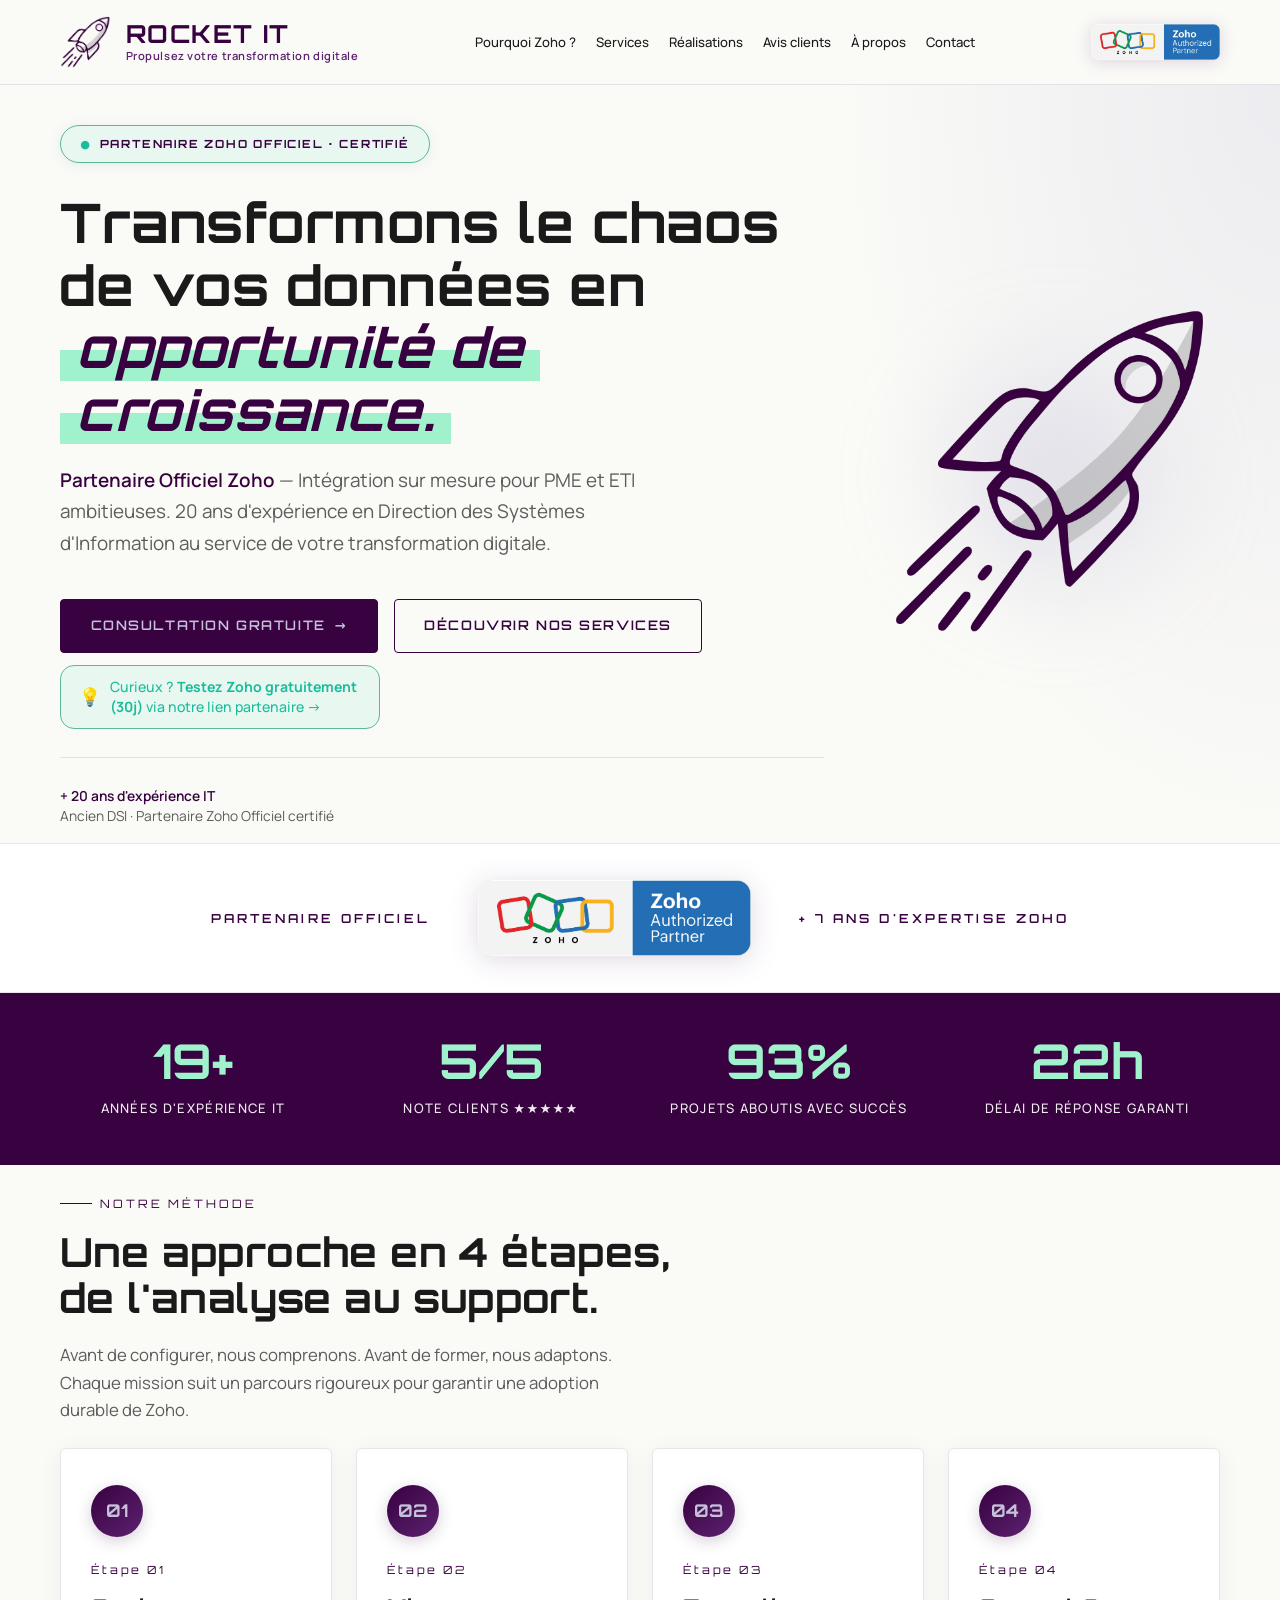
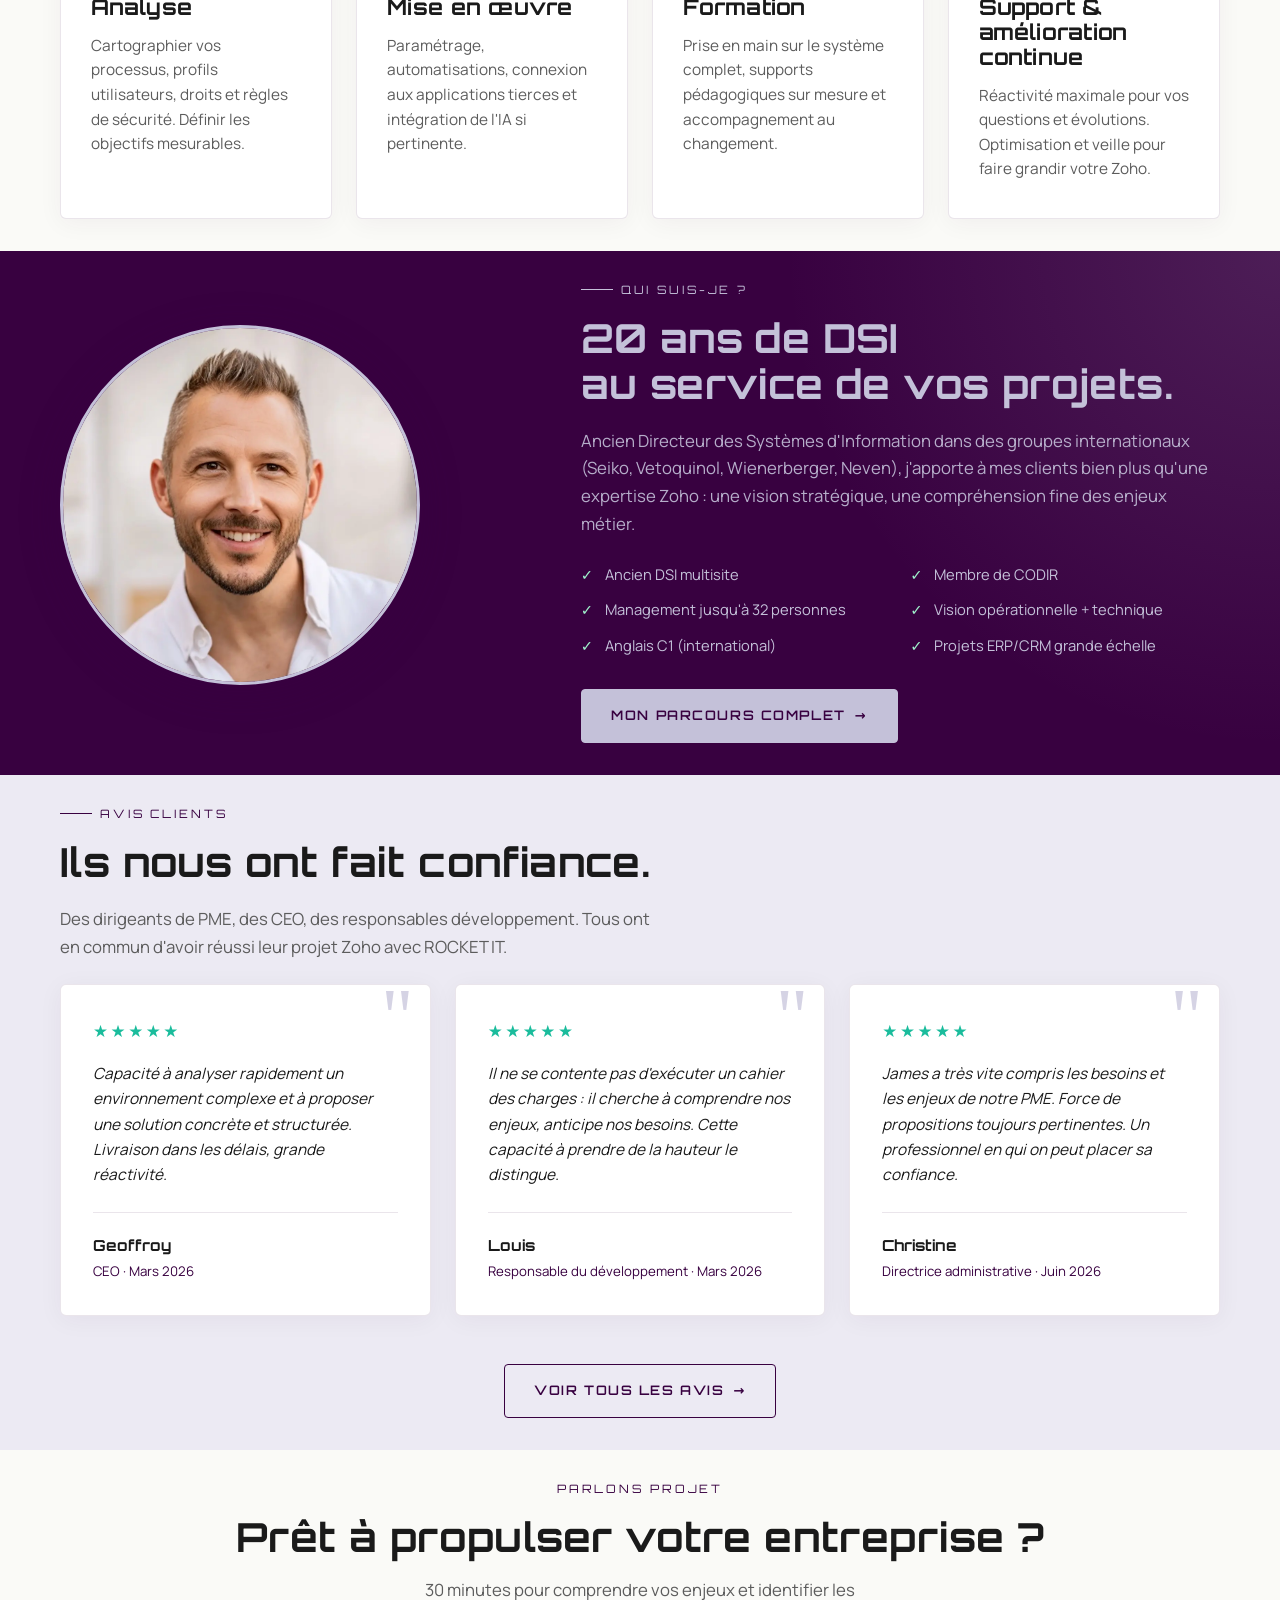
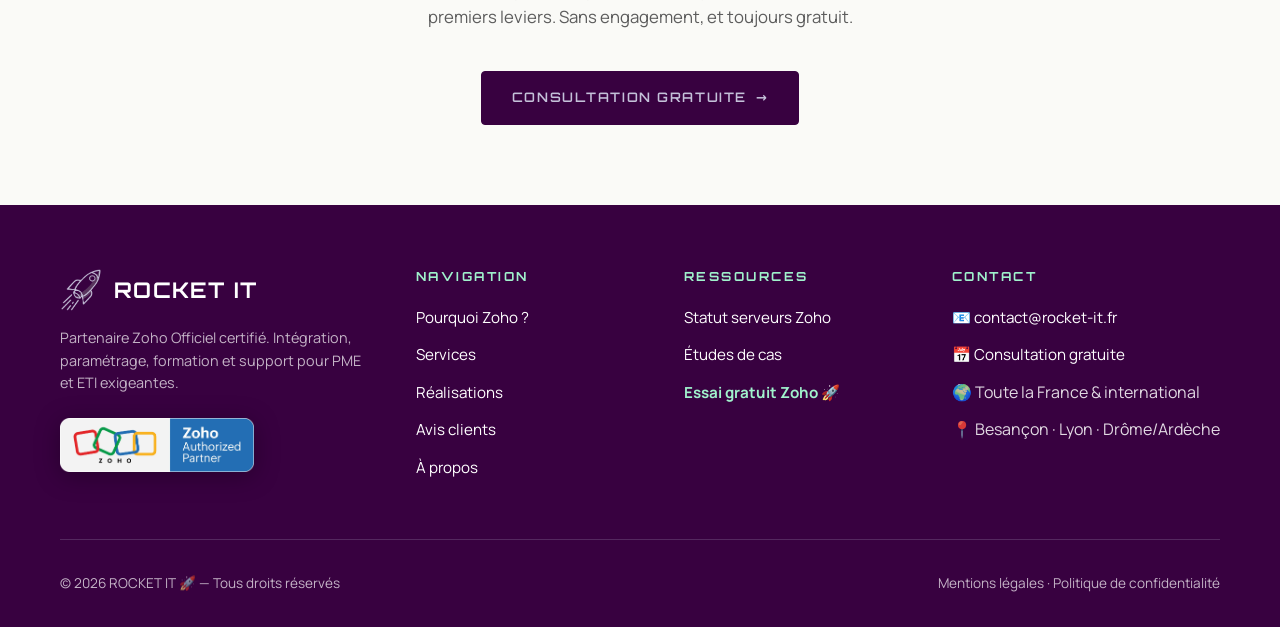
<file: index.html>
<!DOCTYPE html>
<html lang="fr">
<head>
<!-- Google tag (gtag.js) -->
<script async src="https://www.googletagmanager.com/gtag/js?id=AW-18273184706"></script>
<script>
  window.dataLayer = window.dataLayer || [];
  function gtag(){dataLayer.push(arguments);}
  gtag('js', new Date());
  gtag('config', 'AW-18273184706');
</script>
<meta charset="UTF-8">
<meta name="viewport" content="width=device-width, initial-scale=1.0">
<title>ROCKET IT — Partenaire Zoho Officiel Certifié | Intégrateur Zoho PME & ETI France</title>
<meta name="description" content="Partenaire Zoho Officiel Certifié à Besançon. Intégration sur mesure de Zoho One pour PME et ETI : CRM, comptabilité, RH, marketing. 20 ans d'expérience IT, ex-DSI. France et international.">
<meta name="keywords" content="partenaire zoho officiel, intégrateur zoho france, consultant zoho besançon, zoho one pme, expert zoho crm, rocket it, certifié zoho">
<meta name="author" content="James Cauliez, ROCKET IT">
<meta name="language" content="French">
<meta name="geo.region" content="FR-25">
<meta name="geo.placename" content="Besançon, France">
<meta name="robots" content="index, follow">
<link rel="canonical" href="https://www.rocket-it.fr/">

<!-- Open Graph (Facebook, LinkedIn) -->
<meta property="og:type" content="website">
<meta property="og:locale" content="fr_FR">
<meta property="og:site_name" content="ROCKET IT">
<meta property="og:url" content="https://www.rocket-it.fr/">
<meta property="og:title" content="ROCKET IT — Partenaire Zoho Officiel Certifié">
<meta property="og:description" content="Intégration sur mesure de Zoho One pour PME et ETI exigeantes. 20 ans d'expérience IT, certifié partenaire Zoho.">
<meta property="og:image" content="https://www.rocket-it.fr/assets/og-rocket-it.jpg">
<meta property="og:image:width" content="1200">
<meta property="og:image:height" content="630">
<meta property="og:image:alt" content="ROCKET IT — Partenaire Zoho Officiel Certifié">

<!-- Twitter Card -->
<meta name="twitter:card" content="summary_large_image">
<meta name="twitter:title" content="ROCKET IT — Partenaire Zoho Officiel Certifié">
<meta name="twitter:description" content="Intégration sur mesure de Zoho One pour PME et ETI exigeantes. 20 ans d'expérience IT, certifié partenaire Zoho.">
<meta name="twitter:image" content="https://www.rocket-it.fr/assets/og-rocket-it.jpg">

<link rel="icon" type="image/x-icon" href="/favicon.ico?v=2">
<link rel="icon" type="image/png" sizes="32x32" href="assets/favicon-32x32.png?v=2">
<link rel="icon" type="image/png" sizes="16x16" href="assets/favicon-16x16.png?v=2">
<link rel="icon" type="image/png" sizes="192x192" href="assets/favicon-192x192.png?v=2">
<link rel="icon" type="image/png" sizes="512x512" href="assets/favicon-512x512.png?v=2">
<link rel="apple-touch-icon" sizes="180x180" href="assets/apple-touch-icon.png?v=2">
<meta name="theme-color" content="#380140">
<link rel="preconnect" href="https://fonts.googleapis.com">
<link rel="preconnect" href="https://fonts.gstatic.com" crossorigin>
<link href="https://fonts.googleapis.com/css2?family=Orbitron:wght@500;600;700&family=Manrope:wght@300;400;500;600;700&display=swap" rel="stylesheet">
<link rel="stylesheet" href="css/style.css">

<script type="application/ld+json">
{
  "@context": "https://schema.org",
  "@graph": [
    {
      "@type": ["Organization", "ProfessionalService", "LocalBusiness"],
      "@id": "https://www.rocket-it.fr/#organization",
      "name": "ROCKET IT",
      "legalName": "SASU ROCKET IT",
      "alternateName": "Rocket It",
      "description": "Partenaire Zoho Officiel Certifié à Besançon. Intégration sur mesure de Zoho One pour PME et ETI : CRM, comptabilité, RH, marketing, IA. 20 ans d'expérience IT.",
      "url": "https://www.rocket-it.fr/",
      "logo": {
        "@type": "ImageObject",
        "url": "https://www.rocket-it.fr/assets/fusee-violet.webp",
        "width": 512,
        "height": 512
      },
      "image": "https://www.rocket-it.fr/assets/og-rocket-it.jpg",
      "telephone": "",
      "email": "contact@rocket-it.fr",
      "foundingDate": "2024",
      "founder": {
        "@type": "Person",
        "name": "James Cauliez",
        "jobTitle": "Président, Fondateur",
        "alumniOf": ["Seiko", "Vetoquinol", "Wienerberger"]
      },
      "address": {
        "@type": "PostalAddress",
        "addressLocality": "Besançon",
        "postalCode": "25000",
        "addressRegion": "Bourgogne-Franche-Comté",
        "addressCountry": "FR"
      },
      "geo": {
        "@type": "GeoCoordinates",
        "latitude": 47.2380,
        "longitude": 6.0243
      },
      "areaServed": [
        {"@type": "Country", "name": "France"},
        {"@type": "City", "name": "Besançon"},
        {"@type": "City", "name": "Lyon"},
        {"@type": "City", "name": "Paris"},
        {"@type": "AdministrativeArea", "name": "Drôme"},
        {"@type": "AdministrativeArea", "name": "Ardèche"},
        {"@type": "AdministrativeArea", "name": "Bourgogne-Franche-Comté"},
        {"@type": "AdministrativeArea", "name": "Auvergne-Rhône-Alpes"},
        {"@type": "AdministrativeArea", "name": "Île-de-France"}
      ],
      "knowsAbout": [
        "Zoho One", "Zoho CRM", "Zoho Books", "Zoho Recruit", "Zoho Creator",
        "Zoho Desk", "Zoho SalesIQ", "Zoho Flow", "Zoho Analytics", "Zoho Mail",
        "Deluge", "Blueprint", "Canvas", "Workflow", "API REST",
        "Intelligence Artificielle", "Zia AI", "Claude AI", "ChatGPT", "MCP",
        "Transformation digitale", "CRM", "ERP", "Direction des Systèmes d'Information",
        "Intégration logicielle", "Automatisation", "RGPD"
      ],
      "slogan": "Propulsez votre transformation digitale",
      "vatID": "FR68941205213",
      "taxID": "941205213",
      "naics": "541512",
      "identifier": "941205213",
      "hasCredential": [
        {
          "@type": "EducationalOccupationalCredential",
          "credentialCategory": "certification",
          "name": "Zoho Authorized Partner",
          "recognizedBy": {
            "@type": "Organization",
            "name": "Zoho Corporation"
          }
        }
      ],
      "sameAs": [
        "https://www.linkedin.com/in/jamescauliez",
        "https://www.malt.fr/profile/jamescauliez"
      ],
      "openingHoursSpecification": [
        {
          "@type": "OpeningHoursSpecification",
          "dayOfWeek": ["Monday", "Tuesday", "Wednesday", "Thursday", "Friday"],
          "opens": "09:00",
          "closes": "18:00"
        }
      ],
      "priceRange": "€€"
    },
    {
      "@type": "WebSite",
      "@id": "https://www.rocket-it.fr/#website",
      "url": "https://www.rocket-it.fr/",
      "name": "ROCKET IT",
      "description": "Partenaire Zoho Officiel Certifié pour PME et ETI",
      "publisher": {"@id": "https://www.rocket-it.fr/#organization"},
      "inLanguage": "fr-FR"
    },
    {
      "@type": "Service",
      "name": "Intégration Zoho One",
      "provider": {"@id": "https://www.rocket-it.fr/#organization"},
      "serviceType": "Intégration logicielle",
      "description": "Intégration complète de Zoho One pour PME et ETI : audit, paramétrage, formation, support.",
      "areaServed": "France",
      "hasOfferCatalog": {
        "@type": "OfferCatalog",
        "name": "Services Zoho",
        "itemListElement": [
          {"@type": "Offer", "itemOffered": {"@type": "Service", "name": "Audit des processus métier"}},
          {"@type": "Offer", "itemOffered": {"@type": "Service", "name": "Paramétrage Zoho CRM"}},
          {"@type": "Offer", "itemOffered": {"@type": "Service", "name": "Intégration applications tierces"}},
          {"@type": "Offer", "itemOffered": {"@type": "Service", "name": "Intégration IA (Zia, Claude, MCP)"}},
          {"@type": "Offer", "itemOffered": {"@type": "Service", "name": "Formation utilisateurs Zoho"}},
          {"@type": "Offer", "itemOffered": {"@type": "Service", "name": "Support et amélioration continue"}}
        ]
      }
    }
  ]
}
</script>
</head>
<body>

<header class="site-header">
  <div class="container">
    <nav class="nav" aria-label="Navigation principale">
      <a href="index.html" class="logo">
        <img src="assets/fusee-violet.webp" alt="" class="logo-icon">
        <div class="logo-text">
          <span class="logo-name">ROCKET&nbsp;IT</span>
          <span class="logo-tagline">Propulsez votre transformation digitale</span>
        </div>
      </a>
      <ul class="nav-links">
        <li><a href="pourquoi-zoho.html">Pourquoi Zoho ?</a></li>
        <li><a href="services.html">Services</a></li>
        <li><a href="realisations.html">Réalisations</a></li>
        <li><a href="avis.html">Avis clients</a></li>
        <li><a href="a-propos.html">À propos</a></li>
        <li><a href="contact.html">Contact</a></li>
      </ul>
      <div class="zoho-badge-wrapper"><img src="assets/zoho-authorized-partner-horizontal.webp" alt="ROCKET IT - Partenaire Zoho Officiel Certifié (Authorized Partner)"></div>
      <button class="burger" aria-label="Menu" aria-expanded="false"><span></span><span></span><span></span></button>
    </nav>
  </div>
</header>

<main>

  <!-- HERO -->
  <section class="hero">
    <div class="container">
      <div class="hero-grid">
        <div>
          <div class="hero-eyebrow"><span>Partenaire Zoho Officiel · Certifié</span></div>
          <h1>Transformons le chaos de vos données en <span class="accent">opportunité de croissance.</span></h1>
          <p class="hero-lead"><strong>Partenaire Officiel Zoho</strong> — Intégration sur mesure pour PME et ETI ambitieuses. 20 ans d'expérience en Direction des Systèmes d'Information au service de votre transformation digitale.</p>
          <div class="hero-actions">
            <div class="hero-cta-group">
              <a href="contact.html" class="btn btn-primary btn-arrow">Consultation gratuite</a>
              <a href="services.html" class="btn btn-secondary">Découvrir nos services</a>
            </div>
            <a href="https://store.zoho.eu/ResellerCustomerSignUp.do?id=23485ec546ddc9b73a7d4bac2358c5e1&amp;locale=fr" target="_blank" rel="noopener noreferrer" class="hero-partner-link">
              <span class="partner-link-icon">💡</span>
              <span>Curieux ? <strong>Testez Zoho gratuitement (30j)</strong> via notre lien partenaire →</span>
            </a>
          </div>
          <div class="hero-trust">
            <span class="hero-trust-text"><strong>+ 20 ans d'expérience IT</strong><br>Ancien DSI · Partenaire Zoho Officiel certifié</span>
          </div>
        </div>
        <div class="hero-visual"><img src="assets/fusee-violet.webp" alt=""></div>
      </div>
    </div>
  </section>

  <!-- PARTNER STRIP -->
  <section class="partner-strip">
    <div class="container">
      <div class="partner-strip-inner">
        <span class="partner-strip-label">Partenaire officiel</span>
        <div class="partner-strip-badge"><img src="assets/zoho-authorized-partner-horizontal.webp" alt="ROCKET IT - Partenaire Zoho Officiel Certifié (Authorized Partner)"></div>
        <span class="partner-strip-label">+ 7 ans d'expertise Zoho</span>
      </div>
    </div>
  </section>

  <!-- STATS -->
  <section class="stats">
    <div class="container">
      <div class="stats-grid">
        <div><span class="stat-number" data-target="20" data-suffix="+">0</span><span class="stat-label">Années d'expérience IT</span></div>
        <div><span class="stat-number" data-target="5" data-suffix="/5">0</span><span class="stat-label">Note clients ★★★★★</span></div>
        <div><span class="stat-number" data-target="100" data-suffix="%">0</span><span class="stat-label">Projets aboutis avec succès</span></div>
        <div><span class="stat-number" data-target="24" data-suffix="h">0</span><span class="stat-label">Délai de réponse garanti</span></div>
      </div>
    </div>
  </section>

  <!-- SERVICES -->
  <section class="section">
    <div class="container">
      <span class="section-label">Notre méthode</span>
      <h2 style="margin-bottom:1.25rem;">Une approche en 4 étapes,<br>de l'analyse au support.</h2>
      <p class="section-intro">Avant de configurer, nous comprenons. Avant de former, nous adaptons. Chaque mission suit un parcours rigoureux pour garantir une adoption durable de Zoho.</p>
      <div class="cards-grid">
        <a href="services.html#analyse" class="card"><div class="card-icon">01</div><div class="card-num">Étape 01</div><h3>Analyse</h3><p>Cartographier vos processus, profils utilisateurs, droits et règles de sécurité. Définir les objectifs mesurables.</p></a>
        <a href="services.html#parametrage" class="card"><div class="card-icon">02</div><div class="card-num">Étape 02</div><h3>Mise en œuvre</h3><p>Paramétrage, automatisations, connexion aux applications tierces et intégration de l'IA si pertinente.</p></a>
        <a href="services.html#formation" class="card"><div class="card-icon">03</div><div class="card-num">Étape 03</div><h3>Formation</h3><p>Prise en main sur le système complet, supports pédagogiques sur mesure et accompagnement au changement.</p></a>
        <a href="services.html#support" class="card"><div class="card-icon">04</div><div class="card-num">Étape 04</div><h3>Support &amp; amélioration continue</h3><p>Réactivité maximale pour vos questions et évolutions. Optimisation et veille pour faire grandir votre Zoho.</p></a>
      </div>
    </div>
  </section>

  <!-- ABOUT TEASER -->
  <section class="section about-teaser">
    <div class="container">
      <div class="about-grid">
        <div class="about-photo"><img src="assets/james-portrait.webp" alt="James Cauliez, fondateur ROCKET IT, expert Zoho"></div>
        <div>
          <span class="section-label">Qui suis-je ?</span>
          <h2>20 ans de DSI<br>au service de vos projets.</h2>
          <p class="about-lead">Ancien Directeur des Systèmes d'Information dans des groupes internationaux (Seiko, Vetoquinol, Wienerberger, Neven), j'apporte à mes clients bien plus qu'une expertise Zoho : une vision stratégique, une compréhension fine des enjeux métier.</p>
          <ul class="about-points">
            <li>Ancien DSI multisite</li><li>Membre de CODIR</li>
            <li>Management jusqu'à 32 personnes</li><li>Vision opérationnelle + technique</li>
            <li>Anglais C1 (international)</li><li>Projets ERP/CRM grande échelle</li>
          </ul>
          <a href="a-propos.html" class="btn btn-primary btn-arrow">Mon parcours complet</a>
        </div>
      </div>
    </div>
  </section>

  <!-- TESTIMONIALS -->
  <section class="section section-alt">
    <div class="container">
      <span class="section-label">Avis clients</span>
      <h2 style="margin-bottom:1.25rem;">Ils nous ont fait confiance.</h2>
      <p class="section-intro">Des dirigeants de PME, des CEO, des responsables développement. Tous ont en commun d'avoir réussi leur projet Zoho avec ROCKET&nbsp;IT.</p>
      <div class="testimonials-grid">
        <article class="testimonial"><div class="stars">★★★★★</div><p class="testimonial-text">Capacité à analyser rapidement un environnement complexe et à proposer une solution concrète et structurée. Livraison dans les délais, grande réactivité.</p><div class="testimonial-author"><div class="testimonial-name">Geoffroy</div><div class="testimonial-role">CEO · Mars 2026</div></div></article>
        <article class="testimonial"><div class="stars">★★★★★</div><p class="testimonial-text">Il ne se contente pas d'exécuter un cahier des charges : il cherche à comprendre nos enjeux, anticipe nos besoins. Cette capacité à prendre de la hauteur le distingue.</p><div class="testimonial-author"><div class="testimonial-name">Louis</div><div class="testimonial-role">Responsable du développement · Mars 2026</div></div></article>
        <article class="testimonial"><div class="stars">★★★★★</div><p class="testimonial-text">James a très vite compris les besoins et les enjeux de notre PME. Force de propositions toujours pertinentes. Un professionnel en qui on peut placer sa confiance.</p><div class="testimonial-author"><div class="testimonial-name">Christine</div><div class="testimonial-role">Directrice administrative · Juin 2026</div></div></article>
      </div>
      <div style="text-align:center; margin-top:3rem;">
        <a href="avis.html" class="btn btn-secondary btn-arrow">Voir tous les avis</a>
      </div>
    </div>
  </section>

  <!-- CTA FINAL -->
  <section class="cta-section">
    <div class="container">
      <span class="section-label" style="padding-left:0;">Parlons projet</span>
      <h2>Prêt à propulser votre entreprise ?</h2>
      <p>30 minutes pour comprendre vos enjeux et identifier les premiers leviers. Sans engagement, et toujours gratuit.</p>
      <a href="contact.html" class="btn btn-primary btn-arrow">Consultation gratuite</a>
    </div>
  </section>

</main>

<footer class="site-footer">
  <div class="container">
    <div class="footer-grid">
      <div>
        <div class="footer-brand-logo"><img src="assets/fusee-lavande.webp" alt=""><span>ROCKET&nbsp;IT</span></div>
        <p class="footer-brand-text">Partenaire Zoho Officiel certifié. Intégration, paramétrage, formation et support pour PME et ETI exigeantes.</p>
        <div class="footer-zoho-badge"><img src="assets/zoho-authorized-partner-horizontal.webp" alt="ROCKET IT - Partenaire Zoho Officiel Certifié (Authorized Partner)"></div>
      </div>
      <div class="footer-col"><h4>Navigation</h4><ul><li><a href="pourquoi-zoho.html">Pourquoi Zoho ?</a></li><li><a href="services.html">Services</a></li><li><a href="realisations.html">Réalisations</a></li><li><a href="avis.html">Avis clients</a></li><li><a href="a-propos.html">À propos</a></li></ul></div>
      <div class="footer-col"><h4>Ressources</h4><ul><li><a href="statut-zoho.html">Statut serveurs Zoho</a></li><li><a href="realisations.html">Études de cas</a></li><li><a href="https://store.zoho.eu/ResellerCustomerSignUp.do?id=23485ec546ddc9b73a7d4bac2358c5e1&amp;locale=fr" target="_blank" rel="noopener noreferrer" class="footer-trial-mini">Essai gratuit Zoho 🚀</a></li></ul></div>
      <div class="footer-col"><h4>Contact</h4><ul><li><a href="mailto:contact@rocket-it.fr">📧 contact@rocket-it.fr</a></li><li><a href="contact.html">📅 Consultation gratuite</a></li><li class="contact-bases">🌍 Toute la France &amp; international</li><li class="contact-bases">📍 Besançon · Lyon · Drôme/Ardèche</li></ul></div>
    </div>
    <div class="footer-bottom">
      <span>© <span id="year">2026</span> ROCKET&nbsp;IT 🚀 — Tous droits réservés</span>
      <span class="footer-legal-links"><a href="mentions-legales.html">Mentions légales</a> · <a href="politique-confidentialite.html">Politique de confidentialité</a></span>
    </div>
  </div>
</footer>

<script src="js/main.js"></script>
</body>
</html>
</file>
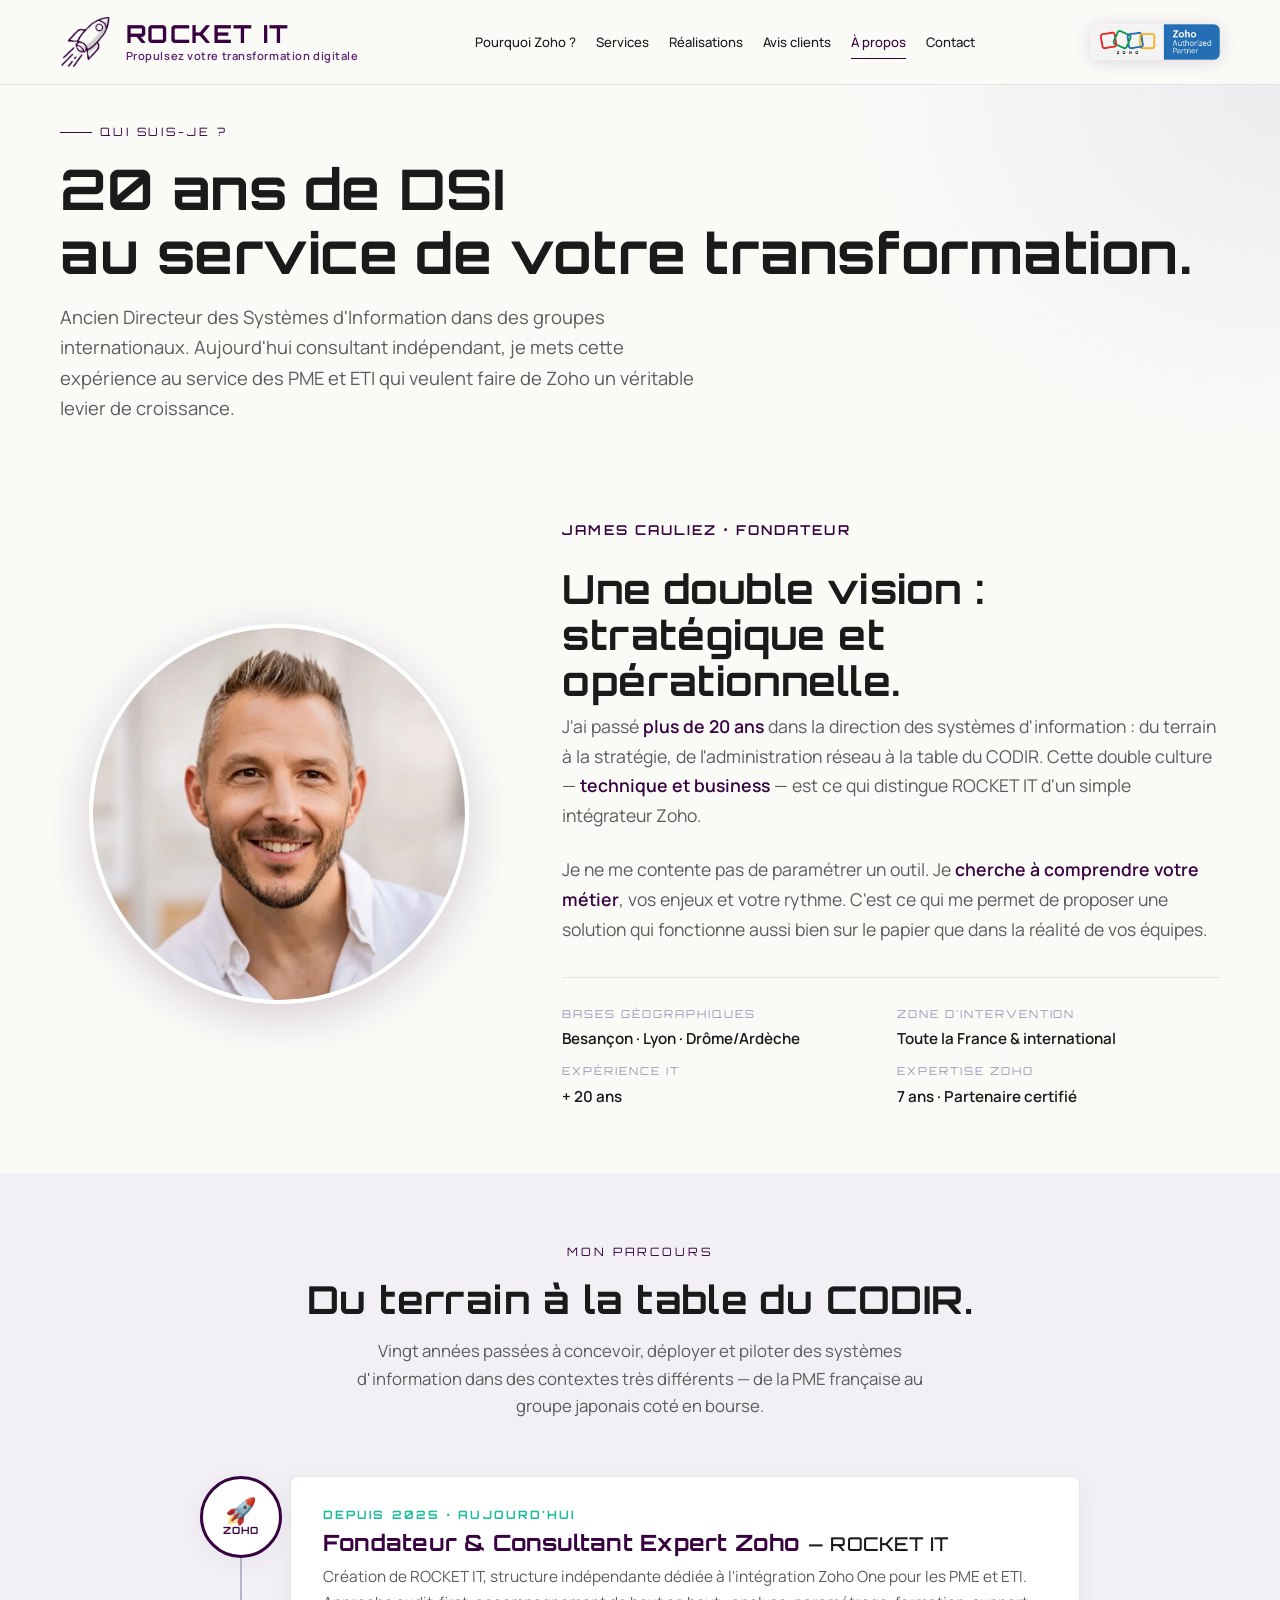
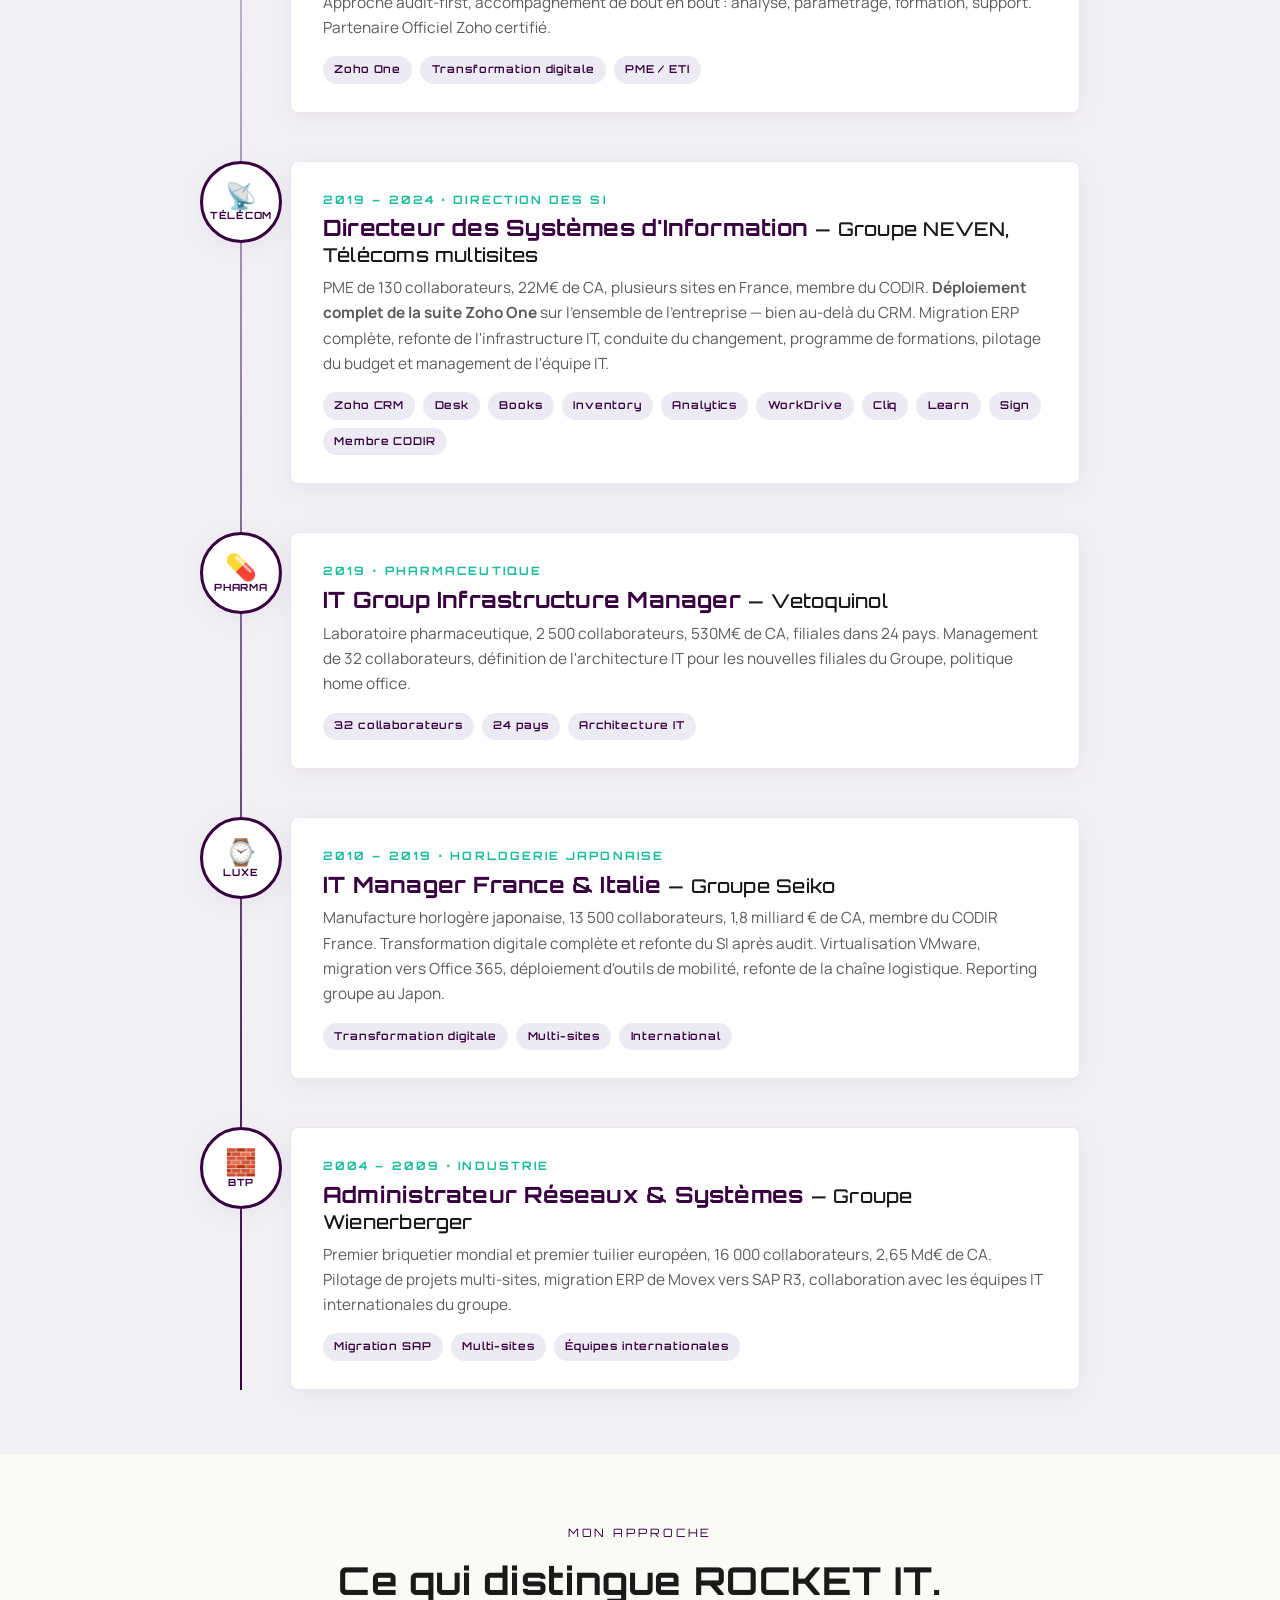
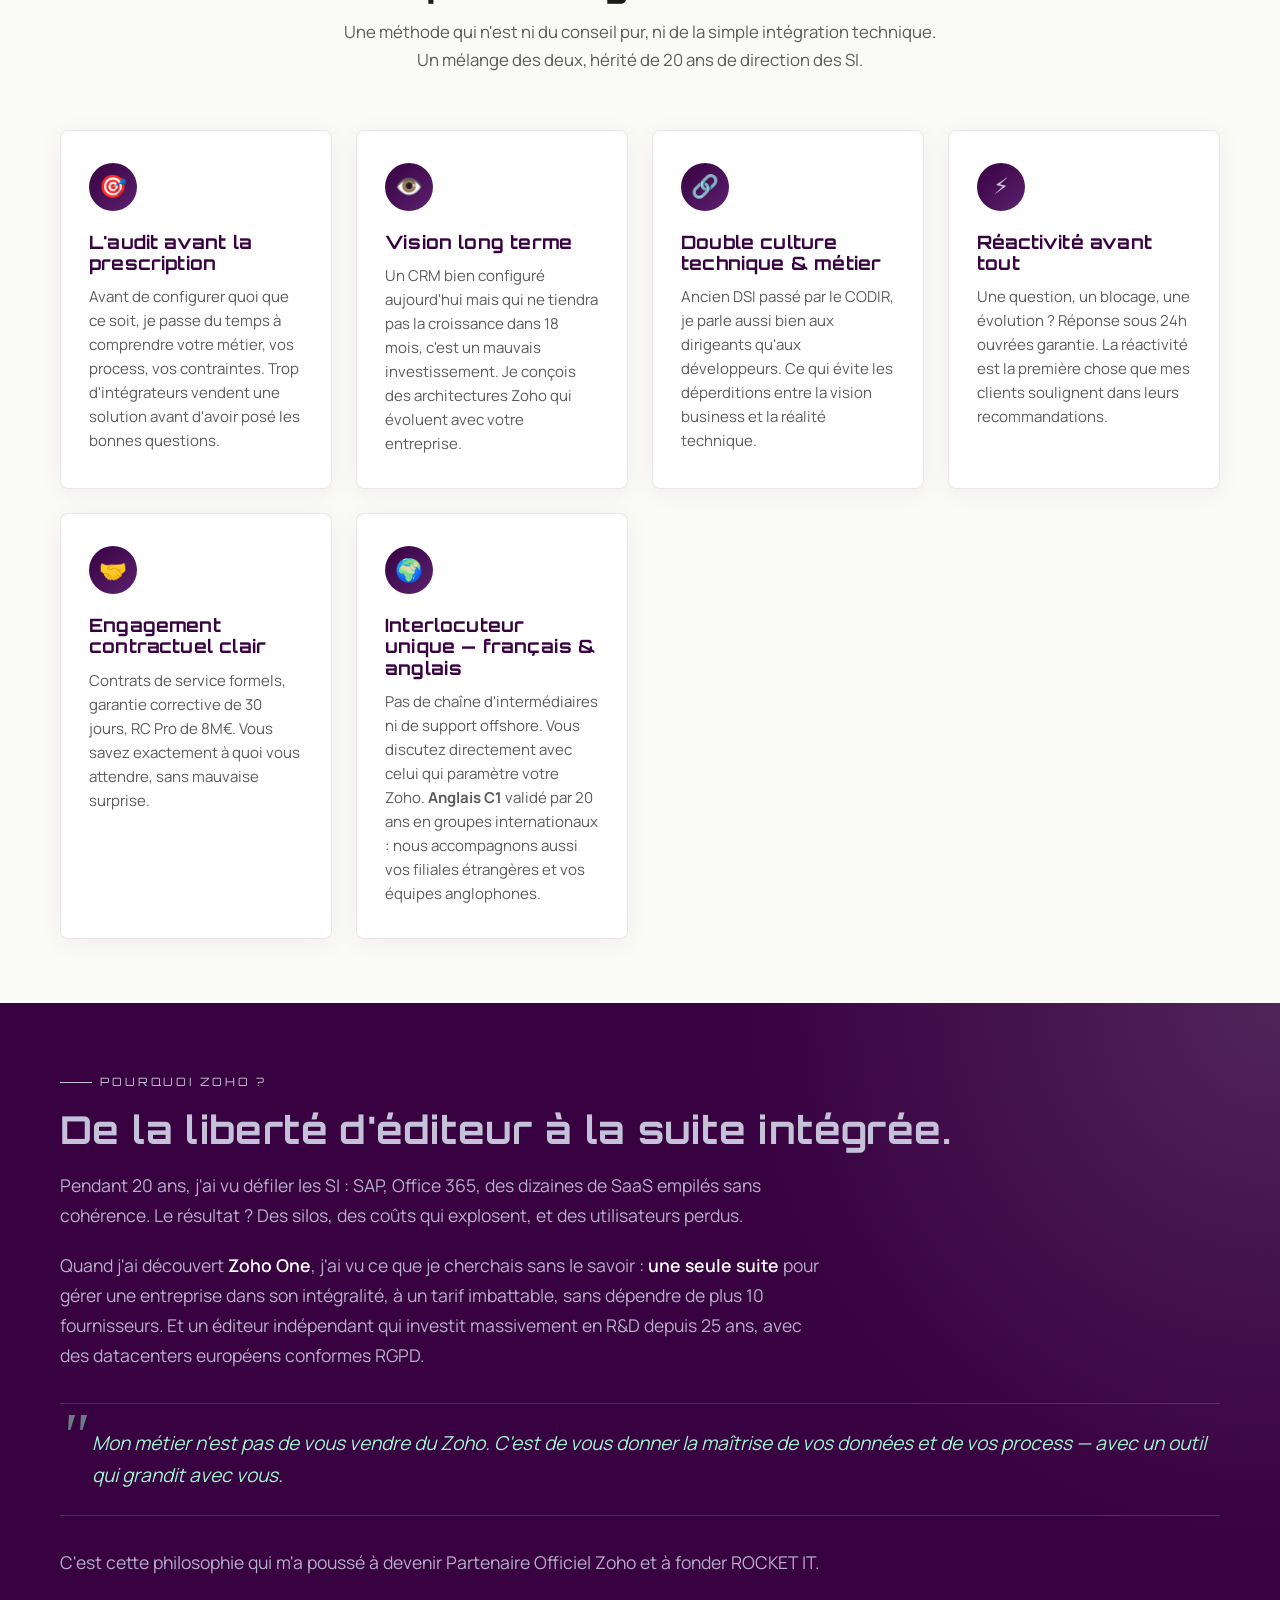
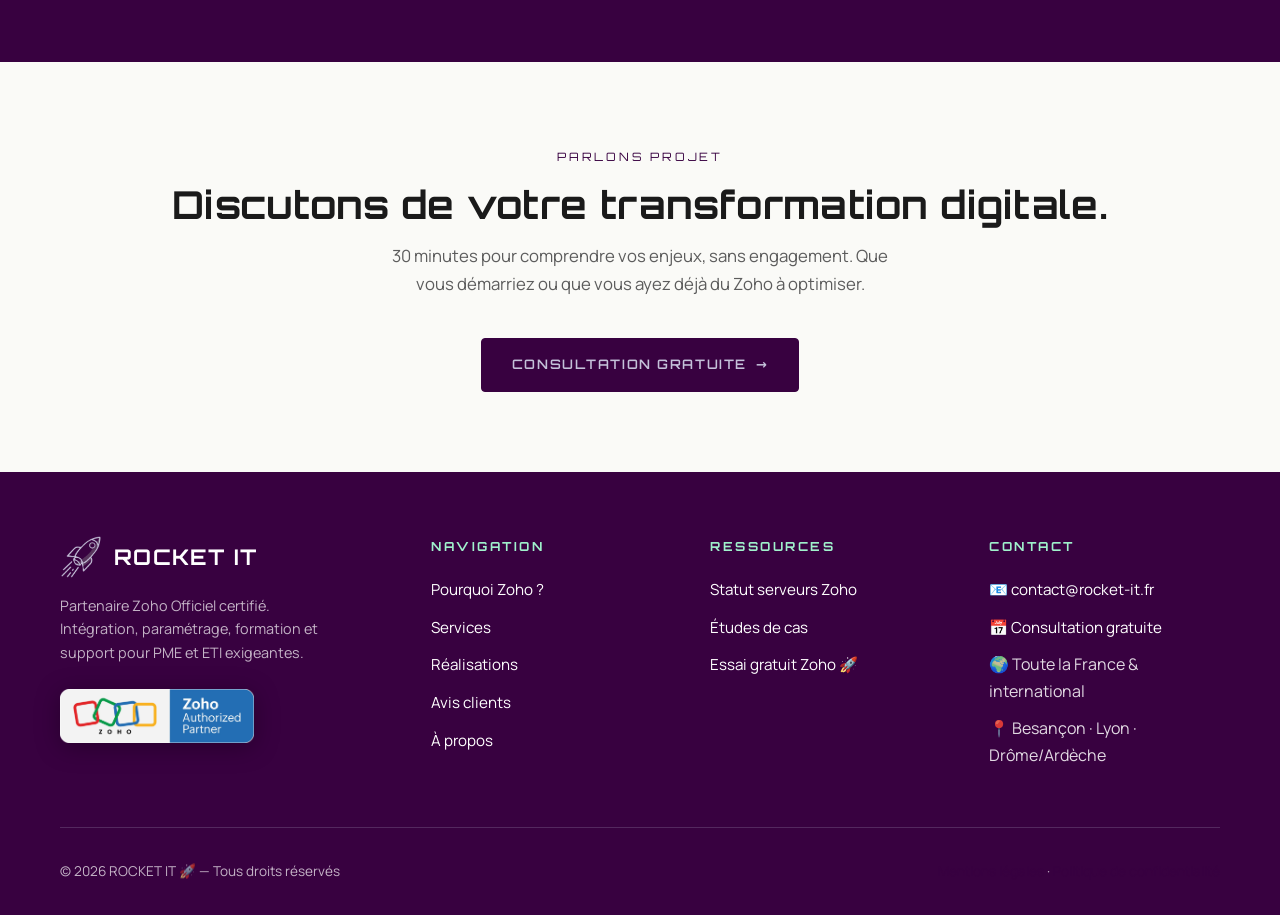
<file: a-propos.html>
<!DOCTYPE html>
<html lang="fr">
<head>
<!-- Google tag (gtag.js) -->
<script async src="https://www.googletagmanager.com/gtag/js?id=AW-18273184706"></script>
<script>
  window.dataLayer = window.dataLayer || [];
  function gtag(){dataLayer.push(arguments);}
  gtag('js', new Date());
  gtag('config', 'AW-18273184706');
</script>
<meta charset="UTF-8">
<meta name="viewport" content="width=device-width, initial-scale=1.0">
<title>À propos | James Cauliez, fondateur ROCKET IT — Ex-DSI, Expert Zoho</title>
<meta name="description" content="James Cauliez, fondateur de ROCKET IT. 20 ans d'expérience en Direction des Systèmes d'Information (Seiko, Vetoquinol, Wienerberger). 7 ans d'expertise Zoho. Partenaire Zoho Officiel certifié.">
<meta name="keywords" content="james cauliez, fondateur rocket it, dsi expert zoho, consultant zoho besançon, expertise zoho france, ancien dsi">
<meta name="author" content="James Cauliez, ROCKET IT">
<meta name="language" content="French">
<meta name="geo.region" content="FR-25">
<meta name="geo.placename" content="Besançon, France">
<meta name="robots" content="index, follow">
<link rel="canonical" href="https://www.rocket-it.fr/a-propos.html">

<!-- Open Graph (Facebook, LinkedIn) -->
<meta property="og:type" content="website">
<meta property="og:locale" content="fr_FR">
<meta property="og:site_name" content="ROCKET IT">
<meta property="og:url" content="https://www.rocket-it.fr/a-propos.html">
<meta property="og:title" content="À propos — James Cauliez, fondateur ROCKET IT">
<meta property="og:description" content="Ex-DSI international devenu Partenaire Zoho Officiel. 20 ans d'expérience IT au service des PME et ETI.">
<meta property="og:image" content="https://www.rocket-it.fr/assets/og-rocket-it.jpg">
<meta property="og:image:width" content="1200">
<meta property="og:image:height" content="630">
<meta property="og:image:alt" content="ROCKET IT — Partenaire Zoho Officiel Certifié">

<!-- Twitter Card -->
<meta name="twitter:card" content="summary_large_image">
<meta name="twitter:title" content="À propos — James Cauliez, fondateur ROCKET IT">
<meta name="twitter:description" content="Ex-DSI international devenu Partenaire Zoho Officiel. 20 ans d'expérience IT au service des PME et ETI.">
<meta name="twitter:image" content="https://www.rocket-it.fr/assets/og-rocket-it.jpg">

<link rel="icon" type="image/x-icon" href="/favicon.ico?v=2">
<link rel="icon" type="image/png" sizes="32x32" href="assets/favicon-32x32.png?v=2">
<link rel="icon" type="image/png" sizes="16x16" href="assets/favicon-16x16.png?v=2">
<link rel="icon" type="image/png" sizes="192x192" href="assets/favicon-192x192.png?v=2">
<link rel="icon" type="image/png" sizes="512x512" href="assets/favicon-512x512.png?v=2">
<link rel="apple-touch-icon" sizes="180x180" href="assets/apple-touch-icon.png?v=2">
<meta name="theme-color" content="#380140">
<link rel="preconnect" href="https://fonts.googleapis.com">
<link rel="preconnect" href="https://fonts.gstatic.com" crossorigin>
<link href="https://fonts.googleapis.com/css2?family=Orbitron:wght@500;600;700&family=Manrope:wght@300;400;500;600;700&display=swap" rel="stylesheet">

<style>
/* ========== À PROPOS — VARIANTE E (Lavande Douce) ========== */
*, *::before, *::after { box-sizing: border-box; margin: 0; padding: 0; }

:root {
  --bg: #FAFAF7;
  --bg-soft: #F2EFF5;
  --bg-lavande: #ECEAF3;
  --bg-card: #FFFFFF;
  --bg-dark: #380140;
  --violet: #380140;
  --violet-soft: #5C2270;
  --lavande: #C4C1D9;
  --lavande-dark: #9B97B7;
  --mint: #A0F2CC;
  --mint-bg: #E8F8F0;
  --mint-dark: #5DB89A;
  --mint-darker: #1ABC9C;
  --text: #1A1A1A;
  --text-muted: #5C5C5C;
  --text-light: #8A8A8A;
  --border: rgba(56,1,64,0.1);
  --border-lavande: rgba(196,193,217,0.6);
  --font-display: 'Orbitron', system-ui, sans-serif;
  --font-body: 'Manrope', system-ui, sans-serif;
  --shadow-card: 0 4px 24px rgba(56,1,64,0.05);
  --shadow-card-hover: 0 12px 40px rgba(56,1,64,0.1);
  --shadow-violet: 0 8px 40px rgba(56,1,64,0.25);
  --ease: cubic-bezier(0.4, 0, 0.2, 1);
  --container: 1240px;
}

html { scroll-behavior: smooth; -webkit-font-smoothing: antialiased; }
body { font-family: var(--font-body); color: var(--text); background: var(--bg); line-height: 1.65; overflow-x: hidden; }
h1, h2, h3 { font-family: var(--font-display); font-weight: 700; line-height: 1.15; color: var(--text); letter-spacing: 0.01em; }
h1 { font-size: clamp(2.25rem, 5vw, 3.5rem); }
h2 { font-size: clamp(1.75rem, 3.4vw, 2.4rem); }
h3 { font-size: clamp(1.15rem, 2vw, 1.4rem); }
a { color: var(--violet); text-decoration: none; }
.container { max-width: var(--container); margin: 0 auto; padding: 0 clamp(1.25rem, 4vw, 2.5rem); }

/* Header */
.site-header { position: sticky; top: 0; z-index: 100; background: rgba(250,250,247,0.95); backdrop-filter: blur(14px); border-bottom: 1px solid var(--border); }
.nav { display: flex; align-items: center; justify-content: space-between; padding: 1rem 0; gap: 2rem; }
.logo { display: flex; align-items: center; gap: 0.85rem; text-decoration: none; }
.logo-icon { height: 52px; width: auto; }
.logo-text { display: flex; flex-direction: column; line-height: 1; }
.logo-name { font-family: var(--font-display); font-weight: 700; font-size: 1.55rem; letter-spacing: 0.06em; color: var(--violet); }
.logo-tagline { font-family: var(--font-body); font-size: 0.7rem; font-weight: 600; color: var(--violet-soft); letter-spacing: 0.05em; margin-top: 0.2rem; }
.nav-links { display: flex; gap: 2rem; list-style: none; align-items: center; }
.nav-links a { color: var(--text); font-size: 0.9rem; font-weight: 500; padding: 0.4rem 0; border-bottom: 1px solid transparent; transition: all 0.3s var(--ease); }
.nav-links a:hover, .nav-links a.active { color: var(--violet); border-bottom-color: var(--violet); }
.zoho-badge-wrapper { display: flex; align-items: center; }
.zoho-badge-wrapper img { height: 44px; display: block; filter: drop-shadow(0 2px 8px rgba(56,1,64,0.15)); }

/* Buttons */
.btn { display: inline-flex; align-items: center; gap: 0.55rem; padding: 0.95rem 1.85rem; font-family: var(--font-display); font-size: 0.82rem; font-weight: 600; letter-spacing: 0.12em; text-transform: uppercase; border-radius: 4px; cursor: pointer; transition: all 0.3s var(--ease); border: 1px solid transparent; text-decoration: none; }
.btn-primary { background: var(--violet); color: var(--lavande); border-color: var(--violet); }
.btn-primary:hover { background: var(--violet-soft); border-color: var(--violet-soft); transform: translateY(-2px); box-shadow: var(--shadow-violet); }
.btn-secondary { background: transparent; color: var(--violet); border-color: var(--violet); }
.btn-secondary:hover { background: var(--violet); color: var(--lavande); }
.btn-arrow::after { content: '→'; transition: transform 0.3s var(--ease); }
.btn-arrow:hover::after { transform: translateX(4px); }

/* Page header */
.page-header {
  padding: 2rem 0 2rem;
  background: linear-gradient(135deg, var(--cream) 0%, var(--cream) 35%, rgba(196,193,217,0.18) 75%, rgba(196,193,217,0.32) 100%);
  position: relative;
  overflow: hidden;
}
.page-header::before {
  content: '';
  position: absolute;
  top: 0; right: 0;
  width: 35vw; height: 100%;
  background: radial-gradient(ellipse at top right, rgba(196,193,217,0.25) 0%, transparent 70%);
  pointer-events: none;
}
.page-header-inner { position: relative; z-index: 1; }
.section-label {
  font-family: var(--font-display); font-size: 0.72rem; letter-spacing: 0.25em;
  text-transform: uppercase; color: var(--violet); margin-bottom: 1rem;
  display: inline-block; position: relative; padding-left: 2.5rem;
}
.section-label::before {
  content: ''; position: absolute; left: 0; top: 50%;
  width: 2rem; height: 1px; background: var(--violet);
}
/* Fix : pas de trait sur les sections centrées */
.cta-section .section-label::before { display: none; }
.cta-section .section-label { padding-left: 0; }
/* Désactive automatiquement le trait sur tous les labels avec padding-left:0 inline */
.section-label[style*="padding-left:0"]::before,
.section-label[style*="padding-left: 0"]::before { display: none; }
.page-header h1 { margin-bottom: 1rem; }
.page-header .lead {
  font-size: 1.15rem; color: var(--text-muted); max-width: 60ch; line-height: 1.65;
}

/* Hero perso */
.hero-perso {
  padding: 4rem 0;
}
.hero-perso-grid {
  display: grid;
  grid-template-columns: 1fr 1.5fr;
  gap: 4rem;
  align-items: center;
}
.hero-perso-photo {
  position: relative;
  display: flex;
  justify-content: center;
}
.hero-perso-photo img {
  width: 100%;
  max-width: 380px;
  border-radius: 50%;
  border: 4px solid #fff;
  box-shadow: 0 12px 48px rgba(56,1,64,0.18);
}
.hero-perso h2 {
  font-size: clamp(1.85rem, 3.5vw, 2.5rem);
  margin-bottom: 0.5rem;
}
.hero-perso-role {
  font-family: var(--font-display);
  font-size: 0.85rem;
  color: var(--violet);
  letter-spacing: 0.15em;
  text-transform: uppercase;
  margin-bottom: 1.5rem;
  font-weight: 600;
}
.hero-perso-bio {
  font-size: 1.1rem;
  color: var(--text-muted);
  line-height: 1.7;
  margin-bottom: 1.5rem;
}
.hero-perso-bio strong { color: var(--violet); font-weight: 600; }

.quick-info {
  display: grid;
  grid-template-columns: repeat(2, 1fr);
  gap: 0.75rem;
  margin-top: 2rem;
  padding-top: 1.75rem;
  border-top: 1px solid var(--border);
}
.quick-info-item {
  display: flex;
  flex-direction: column;
  gap: 0.15rem;
}
.quick-info-label {
  font-family: var(--font-display);
  font-size: 0.68rem;
  letter-spacing: 0.18em;
  text-transform: uppercase;
  color: var(--lavande-dark);
}
.quick-info-value {
  font-weight: 600;
  color: var(--text);
  font-size: 0.95rem;
}

/* Story sections */
.story-section {
  padding: 4rem 0;
}
.story-alt {
  background: var(--bg-soft);
}
.story-section-header {
  text-align: center;
  margin-bottom: 3.5rem;
}
.story-section-header h2 { margin-bottom: 1rem; }
.story-section-header p {
  color: var(--text-muted);
  font-size: 1.05rem;
  max-width: 60ch;
  margin: 0 auto;
}
.story-section-header .section-label {
  padding-left: 0;
}
.story-section-header .section-label::before {
  display: none;
}

/* Timeline parcours */
.timeline {
  max-width: 880px;
  margin: 0 auto;
  position: relative;
}
.timeline::before {
  content: '';
  position: absolute;
  left: 40px;
  top: 0; bottom: 0;
  width: 2px;
  background: linear-gradient(180deg, var(--lavande) 0%, var(--violet) 100%);
}
.timeline-item {
  position: relative;
  padding-left: 90px;
  padding-bottom: 3rem;
}
.timeline-item:last-child { padding-bottom: 0; }
.timeline-marker {
  position: absolute;
  left: 0;
  top: 0;
  width: 82px;
  height: 82px;
  border-radius: 50%;
  background: #fff;
  border: 3px solid var(--violet);
  display: flex;
  flex-direction: column;
  align-items: center;
  justify-content: center;
  text-align: center;
  box-shadow: var(--shadow-card);
  z-index: 1;
  padding: 0.4rem;
}
.timeline-marker-icon {
  font-size: 1.6rem;
  line-height: 1;
  margin-bottom: 0.2rem;
}
.timeline-marker-label {
  font-family: var(--font-display);
  font-size: 0.62rem;
  letter-spacing: 0.08em;
  text-transform: uppercase;
  color: var(--violet);
  font-weight: 700;
  line-height: 1;
}
.timeline-content {
  background: var(--bg-card);
  padding: 1.75rem 2rem;
  border-radius: 8px;
  border: 1px solid var(--border);
  box-shadow: var(--shadow-card);
}
.timeline-period {
  font-family: var(--font-display);
  font-size: 0.72rem;
  letter-spacing: 0.18em;
  text-transform: uppercase;
  color: var(--mint-darker);
  margin-bottom: 0.4rem;
  font-weight: 700;
}
.timeline-content h3 {
  margin-bottom: 0.5rem;
  color: var(--violet);
}
.timeline-content h3 .company {
  color: var(--text);
  font-weight: 500;
  font-size: 0.85em;
}
.timeline-content p {
  color: var(--text-muted);
  font-size: 0.96rem;
  line-height: 1.65;
}
.timeline-tags {
  display: flex;
  flex-wrap: wrap;
  gap: 0.5rem;
  margin-top: 1rem;
}
.timeline-tag {
  font-family: var(--font-display);
  font-size: 0.68rem;
  letter-spacing: 0.08em;
  padding: 0.3rem 0.7rem;
  background: var(--bg-lavande);
  color: var(--violet);
  border-radius: 100px;
  font-weight: 600;
}

/* Approche / Valeurs */
.values-grid {
  display: grid;
  grid-template-columns: repeat(auto-fit, minmax(260px, 1fr));
  gap: 1.5rem;
  margin-top: 2rem;
}
.value-card {
  background: var(--bg-card);
  padding: 2rem 1.75rem;
  border-radius: 8px;
  border: 1px solid var(--border);
  box-shadow: var(--shadow-card);
  transition: all 0.3s var(--ease);
}
.value-card:hover {
  transform: translateY(-4px);
  box-shadow: var(--shadow-card-hover);
  border-color: var(--border-lavande);
}
.value-icon {
  width: 48px; height: 48px;
  border-radius: 50%;
  background: linear-gradient(135deg, var(--violet), var(--violet-soft));
  color: var(--lavande);
  display: flex;
  align-items: center;
  justify-content: center;
  font-size: 1.4rem;
  margin-bottom: 1.25rem;
}
.value-card h3 {
  font-size: 1.15rem;
  color: var(--violet);
  margin-bottom: 0.75rem;
}
.value-card p {
  color: var(--text-muted);
  font-size: 0.94rem;
  line-height: 1.6;
}

/* Why Zoho block */
.why-zoho {
  background: var(--violet);
  color: var(--lavande);
  padding: 4rem 0;
  position: relative;
  overflow: hidden;
}
.why-zoho::before {
  content: '';
  position: absolute;
  top: 0; right: 0;
  width: 50%; height: 100%;
  background: radial-gradient(circle at right top, rgba(196,193,217,0.18) 0%, transparent 60%);
  pointer-events: none;
}
.why-zoho .container { position: relative; z-index: 1; }
.why-zoho .section-label { color: var(--lavande); }
.why-zoho .section-label::before { background: var(--lavande); }
.why-zoho h2 { color: var(--lavande); margin-bottom: 1.25rem; }
.why-zoho-text {
  font-size: 1.1rem;
  color: rgba(196,193,217,0.9);
  line-height: 1.7;
  max-width: 70ch;
  margin-bottom: 1.25rem;
}
.why-zoho-text strong { color: #fff; font-weight: 600; }
.why-zoho-quote {
  font-style: italic;
  font-size: 1.2rem;
  color: var(--mint);
  padding: 1.5rem 0;
  border-top: 1px solid rgba(196,193,217,0.2);
  border-bottom: 1px solid rgba(196,193,217,0.2);
  margin: 2rem 0;
  position: relative;
  padding-left: 2rem;
}
.why-zoho-quote::before {
  content: '"';
  position: absolute;
  left: 0; top: 0;
  font-family: Georgia, serif;
  font-size: 4rem;
  line-height: 1;
  color: var(--mint);
  opacity: 0.5;
}

/* CTA final */
.cta-section {
  padding: 5rem 0;
  text-align: center;
  background: var(--bg);
}
.cta-section h2 { margin-bottom: 1rem; }
.cta-section p {
  color: var(--text-muted);
  font-size: 1.05rem;
  max-width: 50ch;
  margin: 0 auto 2.5rem;
}

/* Footer */
.site-footer { background: var(--bg-dark); color: rgba(255,255,255,0.85); padding: 4rem 0 2rem; }
.footer-grid { display: grid; grid-template-columns: 1.4fr 1fr 1fr 1fr; gap: 3rem; margin-bottom: 3rem; }
.footer-brand-logo { display: flex; align-items: center; gap: 0.75rem; margin-bottom: 1rem; }
.footer-brand-logo img { height: 42px; }
.footer-brand-logo span { font-family: var(--font-display); font-weight: 700; font-size: 1.35rem; letter-spacing: 0.06em; color: #fff; }
.footer-brand-text { font-size: 0.9rem; max-width: 30ch; margin-bottom: 1.5rem; color: rgba(255,255,255,0.7); }
.footer-zoho-badge { display: inline-block; }
.footer-zoho-badge img { height: 54px; display: block; filter: drop-shadow(0 4px 12px rgba(0,0,0,0.3)); }
.footer-col h4 { font-family: var(--font-display); font-size: 0.78rem; letter-spacing: 0.2em; text-transform: uppercase; color: var(--mint); margin-bottom: 1.25rem; font-weight: 700; }
.footer-col ul { list-style: none; }
.footer-col li { margin-bottom: 0.7rem; }
.footer-col a { color: #fff; font-size: 0.95rem; font-weight: 400; transition: color 0.3s var(--ease); }
.footer-col a:hover { color: var(--mint); }
.footer-bottom { padding-top: 2rem; border-top: 1px solid rgba(196,193,217,0.2); display: flex; justify-content: space-between; font-size: 0.85rem; flex-wrap: wrap; gap: 0.5rem; color: rgba(255,255,255,0.7); }

/* Responsive */
@media (max-width: 960px) {
  .hero-perso-grid { grid-template-columns: 1fr; gap: 2.5rem; text-align: center; }
  .hero-perso-photo img { max-width: 280px; margin: 0 auto; }
  .hero-perso-photo::before { display: none; }
  .quick-info { grid-template-columns: repeat(2, 1fr); }
  .timeline::before { left: 25px; }
  .timeline-item { padding-left: 70px; }
  .timeline-marker { width: 52px; height: 52px; padding: 0.25rem; }
  .timeline-marker-icon { font-size: 1.1rem; margin-bottom: 0.1rem; }
  .timeline-marker-label { font-size: 0.5rem; letter-spacing: 0.05em; }
  .footer-grid { grid-template-columns: 1fr 1fr; gap: 2rem; }
}

/* Burger menu base styles (hidden by default, shown <900px) */
.burger { display: none; background: none; border: none; cursor: pointer; padding: 0.5rem; width: 44px; height: 44px; flex-direction: column; justify-content: center; align-items: center; gap: 5px; }
.burger span { display: block; width: 26px; height: 2px; background: var(--violet); transition: all 0.3s var(--ease); }
.burger.active span:nth-child(1) { transform: translateY(7px) rotate(45deg); }
.burger.active span:nth-child(2) { opacity: 0; }
.burger.active span:nth-child(3) { transform: translateY(-7px) rotate(-45deg); }

@media (max-width: 1300px) { .nav { gap: 1.25rem; } .nav-links { gap: 1.25rem; } .nav-links a { font-size: 0.82rem; } .zoho-badge-wrapper img { height: 36px; } }
@media (max-width: 1100px) {
  .nav-links { position: fixed; top: 71px; left: 0; right: 0; background: var(--bg); flex-direction: column; padding: 2rem; border-bottom: 1px solid var(--border); transform: translateY(-150%); transition: transform 0.4s var(--ease); gap: 1.5rem; z-index: 99; }
  .nav-links.open { transform: translateY(0); }
  .burger { display: flex; }
  .zoho-badge-wrapper { display: none; }
}
@media (max-width: 720px) {
  .logo-name { font-size: 1.2rem; }
  .logo-icon { height: 42px; }
  .logo-tagline { font-size: 0.6rem; }
  .quick-info { grid-template-columns: 1fr; }
  .footer-grid { grid-template-columns: 1fr; }
  .footer-bottom { flex-direction: column; text-align: center; }
  .timeline-content { padding: 1.25rem 1.25rem; }
}
</style>
<script type="application/ld+json">
{
  "@context": "https://schema.org",
  "@graph": [
    {
      "@type": "Person",
      "@id": "https://www.rocket-it.fr/a-propos.html#person",
      "name": "James Cauliez",
      "jobTitle": "Président, Fondateur de ROCKET IT",
      "worksFor": {
        "@type": "Organization",
        "name": "ROCKET IT",
        "url": "https://www.rocket-it.fr/"
      },
      "alumniOf": [
        {"@type": "Organization", "name": "Seiko"},
        {"@type": "Organization", "name": "Vetoquinol"},
        {"@type": "Organization", "name": "Wienerberger"},
        {"@type": "Organization", "name": "NEVEN / ABC Téléphonie"}
      ],
      "knowsAbout": [
        "Zoho One", "Zoho CRM", "Direction des Systèmes d'Information",
        "Transformation digitale", "Intégration logicielle", "Gestion de projet IT",
        "Architecture SI", "Conseil stratégique", "Intelligence Artificielle"
      ],
      "knowsLanguage": ["fr", "en"],
      "nationality": "FR",
      "address": {
        "@type": "PostalAddress",
        "addressLocality": "Besançon",
        "addressCountry": "FR"
      },
      "description": "Ex-DSI international devenu Partenaire Zoho Officiel. 20 ans d'expérience IT au service des PME et ETI."
    },
    {
      "@type": "BreadcrumbList",
      "itemListElement": [
        {"@type": "ListItem", "position": 1, "name": "Accueil", "item": "https://www.rocket-it.fr/"},
        {"@type": "ListItem", "position": 2, "name": "À propos", "item": "https://www.rocket-it.fr/a-propos.html"}
      ]
    }
  ]
}
</script>
</head>
<body>

<header class="site-header">
  <div class="container">
    <nav class="nav">
      <a href="index.html" class="logo">
        <img src="assets/fusee-violet.webp" alt="" class="logo-icon">
        <div class="logo-text">
          <span class="logo-name">ROCKET IT</span>
          <span class="logo-tagline">Propulsez votre transformation digitale</span>
        </div>
      </a>
      <ul class="nav-links">
        <li><a href="pourquoi-zoho.html">Pourquoi Zoho ?</a></li>
        <li><a href="services.html">Services</a></li>
        <li><a href="realisations.html">Réalisations</a></li>
        <li><a href="avis.html">Avis clients</a></li>
        <li><a href="a-propos.html" class="active">À propos</a></li>
        <li><a href="contact.html">Contact</a></li>
      </ul>
      <div class="zoho-badge-wrapper"><img src="assets/zoho-authorized-partner-horizontal.webp" alt="ROCKET IT - Partenaire Zoho Officiel Certifié (Authorized Partner)"></div>
      <button class="burger" aria-label="Menu" aria-expanded="false"><span></span><span></span><span></span></button>
    </nav>
  </div>
</header>

<main>

  <!-- PAGE HEADER -->
  <section class="page-header">
    <div class="container">
      <div class="page-header-inner">
        <span class="section-label">Qui suis-je ?</span>
        <h1>20 ans de DSI<br>au service de votre transformation.</h1>
        <p class="lead">
          Ancien Directeur des Systèmes d'Information dans des groupes internationaux. Aujourd'hui consultant indépendant, je mets cette expérience au service des PME et ETI qui veulent faire de Zoho un véritable levier de croissance.
        </p>
      </div>
    </div>
  </section>

  <!-- HERO PERSO -->
  <section class="hero-perso">
    <div class="container">
      <div class="hero-perso-grid">
        <div class="hero-perso-photo">
          <img src="assets/james-portrait.webp" alt="James Cauliez, fondateur de ROCKET IT, expert Zoho et ancien DSI">
        </div>
        <div>
          <div class="hero-perso-role">James CAULIEZ · Fondateur</div>
          <h2>Une double vision : stratégique et opérationnelle.</h2>
          <p class="hero-perso-bio">
            J'ai passé <strong>plus de 20 ans</strong> dans la direction des systèmes d'information : du terrain à la stratégie, de l'administration réseau à la table du CODIR. Cette double culture — <strong>technique et business</strong> — est ce qui distingue ROCKET IT d'un simple intégrateur Zoho.
          </p>
          <p class="hero-perso-bio">
            Je ne me contente pas de paramétrer un outil. Je <strong>cherche à comprendre votre métier</strong>, vos enjeux et votre rythme. C'est ce qui me permet de proposer une solution qui fonctionne aussi bien sur le papier que dans la réalité de vos équipes.
          </p>

          <div class="quick-info">
            <div class="quick-info-item">
              <span class="quick-info-label">Bases géographiques</span>
              <span class="quick-info-value">Besançon · Lyon · Drôme/Ardèche</span>
            </div>
            <div class="quick-info-item">
              <span class="quick-info-label">Zone d'intervention</span>
              <span class="quick-info-value">Toute la France &amp; international</span>
            </div>
            <div class="quick-info-item">
              <span class="quick-info-label">Expérience IT</span>
              <span class="quick-info-value">+ 20 ans</span>
            </div>
            <div class="quick-info-item">
              <span class="quick-info-label">Expertise Zoho</span>
              <span class="quick-info-value">7 ans · Partenaire certifié</span>
            </div>
          </div>
        </div>
      </div>
    </div>
  </section>

  <!-- TIMELINE PARCOURS -->
  <section class="story-section story-alt">
    <div class="container">
      <div class="story-section-header">
        <span class="section-label">Mon parcours</span>
        <h2>Du terrain à la table du CODIR.</h2>
        <p>Vingt années passées à concevoir, déployer et piloter des systèmes d'information dans des contextes très différents — de la PME française au groupe japonais coté en bourse.</p>
      </div>

      <div class="timeline">

        <div class="timeline-item">
          <div class="timeline-marker">
            <span class="timeline-marker-icon">🚀</span>
            <span class="timeline-marker-label">Zoho</span>
          </div>
          <div class="timeline-content">
            <div class="timeline-period">Depuis 2025 · Aujourd'hui</div>
            <h3>Fondateur & Consultant Expert Zoho <span class="company">— ROCKET IT</span></h3>
            <p>Création de ROCKET IT, structure indépendante dédiée à l'intégration Zoho One pour les PME et ETI. Approche audit-first, accompagnement de bout en bout : analyse, paramétrage, formation, support. Partenaire Officiel Zoho certifié.</p>
            <div class="timeline-tags">
              <span class="timeline-tag">Zoho One</span>
              <span class="timeline-tag">Transformation digitale</span>
              <span class="timeline-tag">PME / ETI</span>
            </div>
          </div>
        </div>

        <div class="timeline-item">
          <div class="timeline-marker">
            <span class="timeline-marker-icon">📡</span>
            <span class="timeline-marker-label">Télécom</span>
          </div>
          <div class="timeline-content">
            <div class="timeline-period">2019 – 2024 · Direction des SI</div>
            <h3>Directeur des Systèmes d'Information <span class="company">— Groupe NEVEN, Télécoms multisites</span></h3>
            <p>PME de 130 collaborateurs, 22M€ de CA, plusieurs sites en France, membre du CODIR. <strong>Déploiement complet de la suite Zoho One</strong> sur l'ensemble de l'entreprise — bien au-delà du CRM. Migration ERP complète, refonte de l'infrastructure IT, conduite du changement, programme de formations, pilotage du budget et management de l'équipe IT.</p>
            <div class="timeline-tags">
              <span class="timeline-tag">Zoho CRM</span>
              <span class="timeline-tag">Desk</span>
              <span class="timeline-tag">Books</span>
              <span class="timeline-tag">Inventory</span>
              <span class="timeline-tag">Analytics</span>
              <span class="timeline-tag">WorkDrive</span>
              <span class="timeline-tag">Cliq</span>
              <span class="timeline-tag">Learn</span>
              <span class="timeline-tag">Sign</span>
              <span class="timeline-tag">Membre CODIR</span>
            </div>
          </div>
        </div>

        <div class="timeline-item">
          <div class="timeline-marker">
            <span class="timeline-marker-icon">💊</span>
            <span class="timeline-marker-label">Pharma</span>
          </div>
          <div class="timeline-content">
            <div class="timeline-period">2019 · Pharmaceutique</div>
            <h3>IT Group Infrastructure Manager <span class="company">— Vetoquinol</span></h3>
            <p>Laboratoire pharmaceutique, 2 500 collaborateurs, 530M€ de CA, filiales dans 24 pays. Management de 32 collaborateurs, définition de l'architecture IT pour les nouvelles filiales du Groupe, politique home office.</p>
            <div class="timeline-tags">
              <span class="timeline-tag">32 collaborateurs</span>
              <span class="timeline-tag">24 pays</span>
              <span class="timeline-tag">Architecture IT</span>
            </div>
          </div>
        </div>

        <div class="timeline-item">
          <div class="timeline-marker">
            <span class="timeline-marker-icon">⌚</span>
            <span class="timeline-marker-label">Luxe</span>
          </div>
          <div class="timeline-content">
            <div class="timeline-period">2010 – 2019 · Horlogerie japonaise</div>
            <h3>IT Manager France & Italie <span class="company">— Groupe Seiko</span></h3>
            <p>Manufacture horlogère japonaise, 13 500 collaborateurs, 1,8 milliard € de CA, membre du CODIR France. Transformation digitale complète et refonte du SI après audit. Virtualisation VMware, migration vers Office 365, déploiement d'outils de mobilité, refonte de la chaîne logistique. Reporting groupe au Japon.</p>
            <div class="timeline-tags">
              <span class="timeline-tag">Transformation digitale</span>
              <span class="timeline-tag">Multi-sites</span>
              <span class="timeline-tag">International</span>
            </div>
          </div>
        </div>

        <div class="timeline-item">
          <div class="timeline-marker">
            <span class="timeline-marker-icon">🧱</span>
            <span class="timeline-marker-label">BTP</span>
          </div>
          <div class="timeline-content">
            <div class="timeline-period">2004 – 2009 · Industrie</div>
            <h3>Administrateur Réseaux & Systèmes <span class="company">— Groupe Wienerberger</span></h3>
            <p>Premier briquetier mondial et premier tuilier européen, 16 000 collaborateurs, 2,65 Md€ de CA. Pilotage de projets multi-sites, migration ERP de Movex vers SAP R3, collaboration avec les équipes IT internationales du groupe.</p>
            <div class="timeline-tags">
              <span class="timeline-tag">Migration SAP</span>
              <span class="timeline-tag">Multi-sites</span>
              <span class="timeline-tag">Équipes internationales</span>
            </div>
          </div>
        </div>

      </div>
    </div>
  </section>

  <!-- VALEURS -->
  <section class="story-section">
    <div class="container">
      <div class="story-section-header">
        <span class="section-label">Mon approche</span>
        <h2>Ce qui distingue ROCKET IT.</h2>
        <p>Une méthode qui n'est ni du conseil pur, ni de la simple intégration technique. Un mélange des deux, hérité de 20 ans de direction des SI.</p>
      </div>

      <div class="values-grid">
        <div class="value-card">
          <div class="value-icon">🎯</div>
          <h3>L'audit avant la prescription</h3>
          <p>Avant de configurer quoi que ce soit, je passe du temps à comprendre votre métier, vos process, vos contraintes. Trop d'intégrateurs vendent une solution avant d'avoir posé les bonnes questions.</p>
        </div>

        <div class="value-card">
          <div class="value-icon">👁️</div>
          <h3>Vision long terme</h3>
          <p>Un CRM bien configuré aujourd'hui mais qui ne tiendra pas la croissance dans 18 mois, c'est un mauvais investissement. Je conçois des architectures Zoho qui évoluent avec votre entreprise.</p>
        </div>

        <div class="value-card">
          <div class="value-icon">🔗</div>
          <h3>Double culture technique & métier</h3>
          <p>Ancien DSI passé par le CODIR, je parle aussi bien aux dirigeants qu'aux développeurs. Ce qui évite les déperditions entre la vision business et la réalité technique.</p>
        </div>

        <div class="value-card">
          <div class="value-icon">⚡</div>
          <h3>Réactivité avant tout</h3>
          <p>Une question, un blocage, une évolution ? Réponse sous 24h ouvrées garantie. La réactivité est la première chose que mes clients soulignent dans leurs recommandations.</p>
        </div>

        <div class="value-card">
          <div class="value-icon">🤝</div>
          <h3>Engagement contractuel clair</h3>
          <p>Contrats de service formels, garantie corrective de 30 jours, RC Pro de 8M€. Vous savez exactement à quoi vous attendre, sans mauvaise surprise.</p>
        </div>

        <div class="value-card">
          <div class="value-icon">🌍</div>
          <h3>Interlocuteur unique — français &amp; anglais</h3>
          <p>Pas de chaîne d'intermédiaires ni de support offshore. Vous discutez directement avec celui qui paramètre votre Zoho. <strong>Anglais C1</strong> validé par 20 ans en groupes internationaux : nous accompagnons aussi vos filiales étrangères et vos équipes anglophones.</p>
        </div>
      </div>
    </div>
  </section>

  <!-- POURQUOI ZOHO -->
  <section class="why-zoho">
    <div class="container">
      <span class="section-label">Pourquoi Zoho ?</span>
      <h2>De la liberté d'éditeur à la suite intégrée.</h2>
      <p class="why-zoho-text">
        Pendant 20 ans, j'ai vu défiler les SI : SAP, Office 365, des dizaines de SaaS empilés sans cohérence. Le résultat ? Des silos, des coûts qui explosent, et des utilisateurs perdus.
      </p>
      <p class="why-zoho-text">
        Quand j'ai découvert <strong>Zoho One</strong>, j'ai vu ce que je cherchais sans le savoir : <strong>une seule suite</strong> pour gérer une entreprise dans son intégralité, à un tarif imbattable, sans dépendre de plus 10 fournisseurs. Et un éditeur indépendant qui investit massivement en R&D depuis 25 ans, avec des datacenters européens conformes RGPD.
      </p>
      <blockquote class="why-zoho-quote">
        Mon métier n'est pas de vous vendre du Zoho. C'est de vous donner la maîtrise de vos données et de vos process — avec un outil qui grandit avec vous.
      </blockquote>
      <p class="why-zoho-text">
        C'est cette philosophie qui m'a poussé à devenir Partenaire Officiel Zoho et à fonder <span style="white-space:nowrap;">ROCKET IT</span>.
      </p>
    </div>
  </section>

  <!-- CTA -->
  <section class="cta-section">
    <div class="container">
      <span class="section-label" style="padding-left:0;">Parlons projet</span>
      <h2>Discutons de votre transformation digitale.</h2>
      <p>30 minutes pour comprendre vos enjeux, sans engagement. Que vous démarriez ou que vous ayez déjà du Zoho à optimiser.</p>
      <a href="contact.html" class="btn btn-primary btn-arrow">Consultation gratuite</a>
    </div>
  </section>

</main>

<footer class="site-footer">
  <div class="container">
    <div class="footer-grid">
      <div>
        <div class="footer-brand-logo"><img src="assets/fusee-lavande.webp" alt=""><span>ROCKET IT</span></div>
        <p class="footer-brand-text">Partenaire Zoho Officiel certifié. Intégration, paramétrage, formation et support pour PME et ETI exigeantes.</p>
        <div class="footer-zoho-badge"><img src="assets/zoho-authorized-partner-horizontal.webp" alt="ROCKET IT - Partenaire Zoho Officiel Certifié (Authorized Partner)"></div>
      </div>
      <div class="footer-col"><h4>Navigation</h4><ul><li><a href="pourquoi-zoho.html">Pourquoi Zoho ?</a></li><li><a href="services.html">Services</a></li><li><a href="realisations.html">Réalisations</a></li><li><a href="avis.html">Avis clients</a></li><li><a href="a-propos.html">À propos</a></li></ul></div>
      <div class="footer-col"><h4>Ressources</h4><ul><li><a href="statut-zoho.html">Statut serveurs Zoho</a></li><li><a href="realisations.html">Études de cas</a></li><li><a href="https://store.zoho.eu/ResellerCustomerSignUp.do?id=23485ec546ddc9b73a7d4bac2358c5e1&amp;locale=fr" target="_blank" rel="noopener noreferrer" class="footer-trial-mini">Essai gratuit Zoho 🚀</a></li></ul></div>
      <div class="footer-col"><h4>Contact</h4><ul><li><a href="mailto:contact@rocket-it.fr">📧 contact@rocket-it.fr</a></li><li><a href="contact.html">📅 Consultation gratuite</a></li><li class="contact-bases">🌍 Toute la France &amp; international</li><li class="contact-bases">📍 Besançon · Lyon · Drôme/Ardèche</li></ul></div>
    </div>
    <div class="footer-bottom">
      <span>© 2026 ROCKET IT 🚀 — Tous droits réservés</span>
      <span class="footer-legal-links"><a href="mentions-legales.html">Mentions légales</a> · <a href="politique-confidentialite.html">Politique de confidentialité</a></span>
    </div>
  </div>
</footer>

<script src="js/main.js"></script>
</body>
</html>
</file>
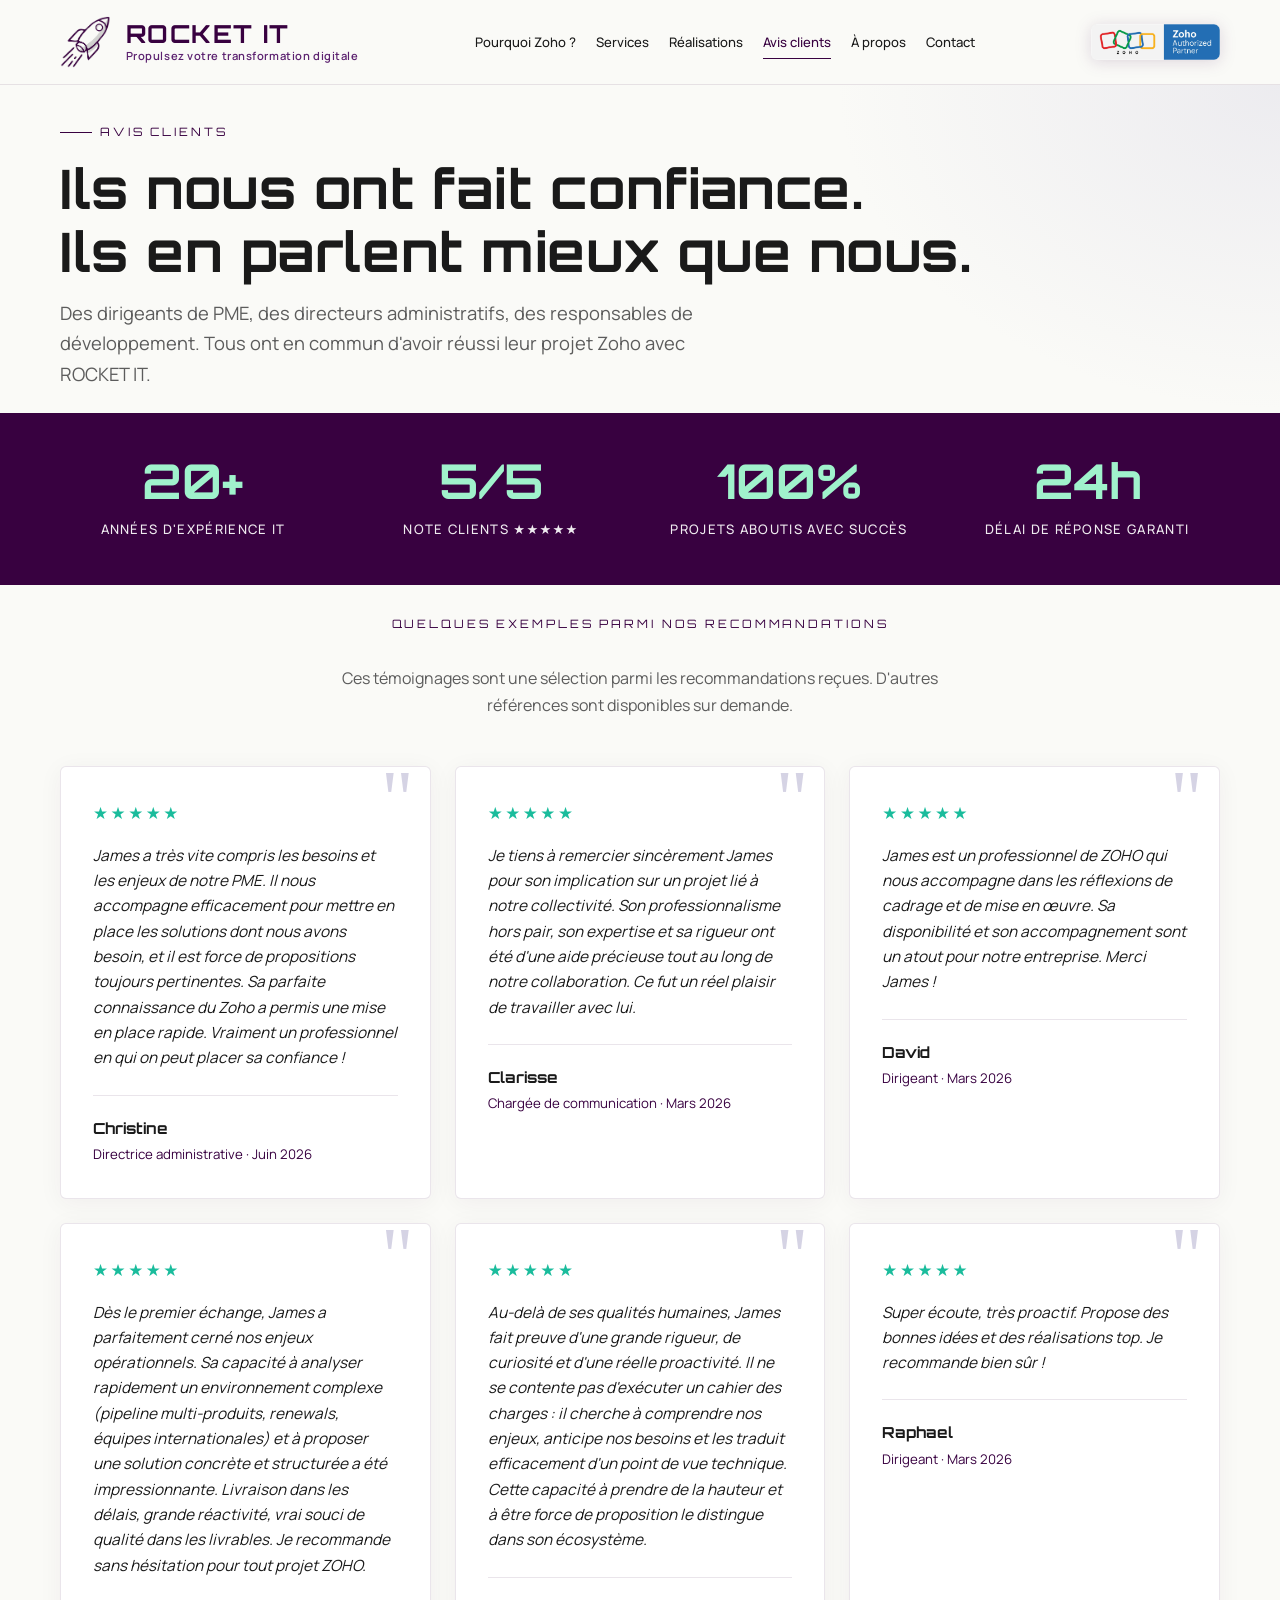
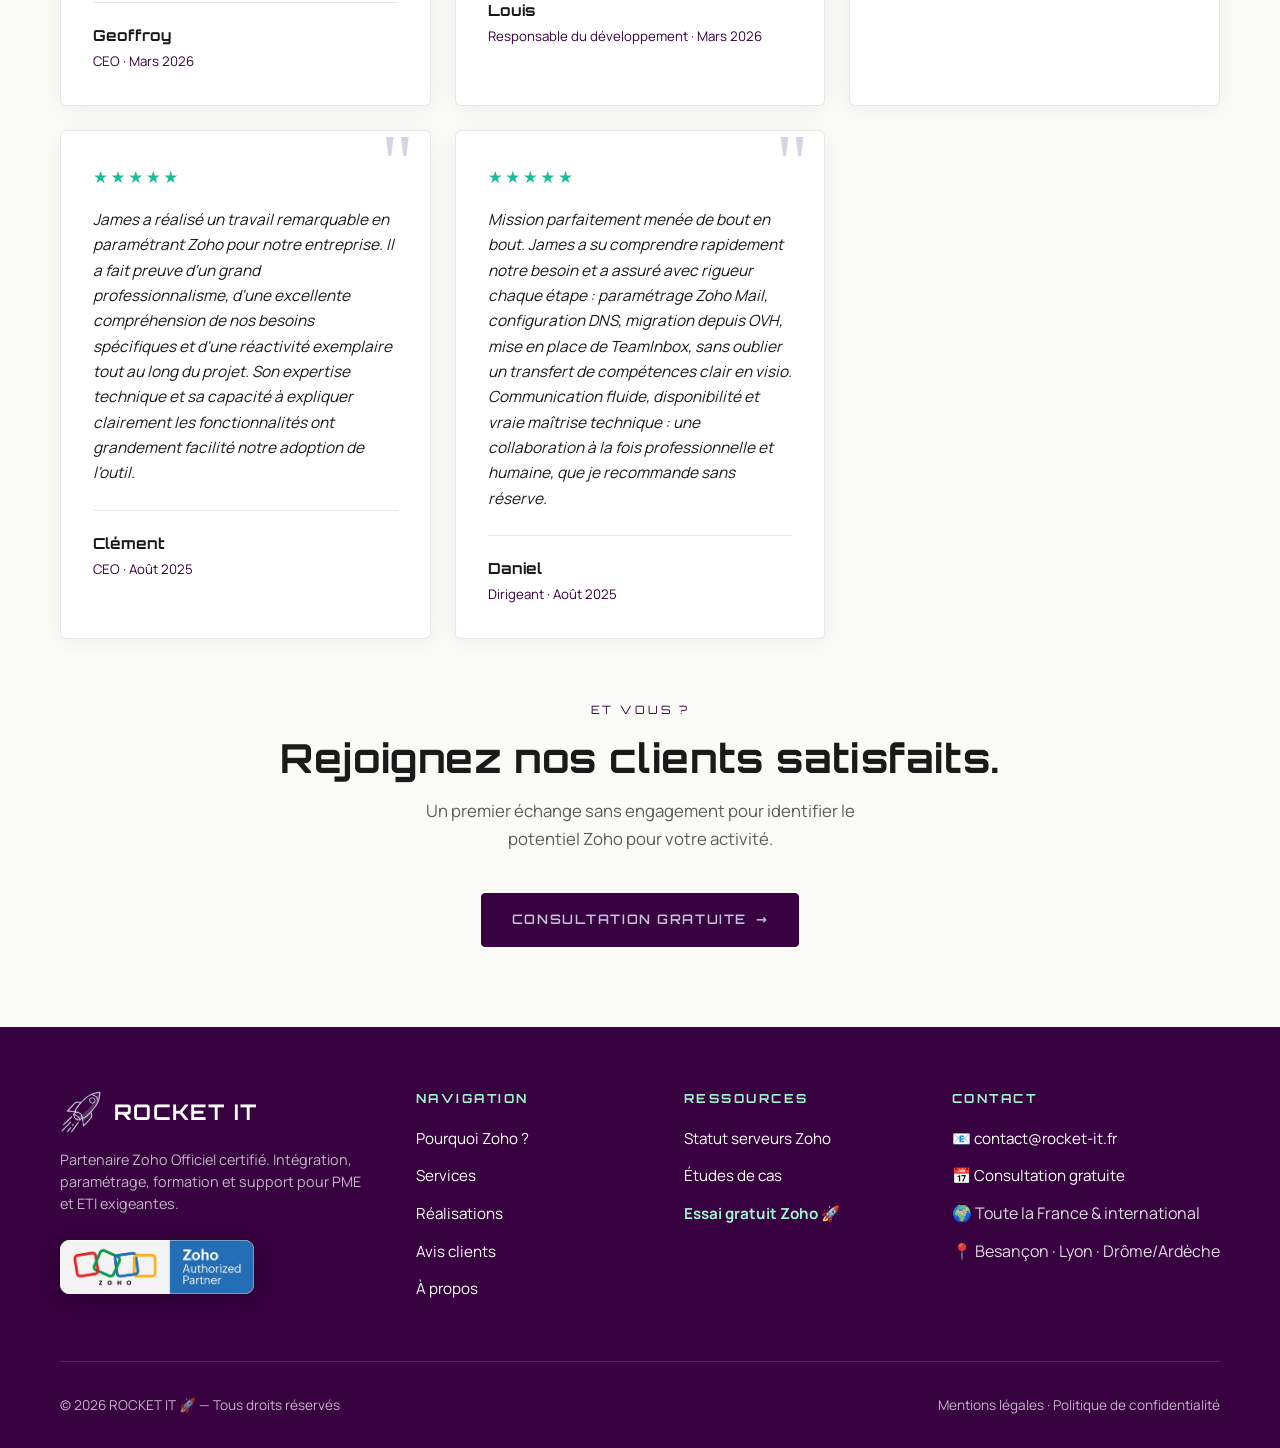
<file: avis.html>
<!DOCTYPE html>
<html lang="fr">
<head>
<!-- Google tag (gtag.js) -->
<script async src="https://www.googletagmanager.com/gtag/js?id=AW-18273184706"></script>
<script>
  window.dataLayer = window.dataLayer || [];
  function gtag(){dataLayer.push(arguments);}
  gtag('js', new Date());
  gtag('config', 'AW-18273184706');
</script>
<meta charset="UTF-8">
<meta name="viewport" content="width=device-width, initial-scale=1.0">
<title>Avis clients ROCKET IT : 5/5 | Consultant Zoho France</title>
<meta name="description" content="Témoignages authentiques de clients ROCKET IT, partenaire Zoho. Note moyenne 5/5. PME télécom, ESN cybersécurité, distributeur cuisines, paysagistes, étude notariale parisienne...">
<meta name="keywords" content="avis rocket it, témoignages zoho, consultant zoho avis, partenaire zoho recommandation, retour expérience zoho">
<meta name="author" content="James Cauliez, ROCKET IT">
<meta name="language" content="French">
<meta name="geo.region" content="FR-25">
<meta name="geo.placename" content="Besançon, France">
<meta name="robots" content="index, follow">
<link rel="canonical" href="https://www.rocket-it.fr/avis.html">

<!-- Open Graph (Facebook, LinkedIn) -->
<meta property="og:type" content="website">
<meta property="og:locale" content="fr_FR">
<meta property="og:site_name" content="ROCKET IT">
<meta property="og:url" content="https://www.rocket-it.fr/avis.html">
<meta property="og:title" content="Avis clients ROCKET IT — 5/5">
<meta property="og:description" content="Témoignages clients sur l'accompagnement Zoho de ROCKET IT. PME et ETI tous secteurs.">
<meta property="og:image" content="https://www.rocket-it.fr/assets/og-rocket-it.jpg">
<meta property="og:image:width" content="1200">
<meta property="og:image:height" content="630">
<meta property="og:image:alt" content="ROCKET IT — Partenaire Zoho Officiel Certifié">

<!-- Twitter Card -->
<meta name="twitter:card" content="summary_large_image">
<meta name="twitter:title" content="Avis clients ROCKET IT — 5/5">
<meta name="twitter:description" content="Témoignages clients sur l'accompagnement Zoho de ROCKET IT. PME et ETI tous secteurs.">
<meta name="twitter:image" content="https://www.rocket-it.fr/assets/og-rocket-it.jpg">

<link rel="icon" type="image/x-icon" href="/favicon.ico?v=2">
<link rel="icon" type="image/png" sizes="32x32" href="assets/favicon-32x32.png?v=2">
<link rel="icon" type="image/png" sizes="16x16" href="assets/favicon-16x16.png?v=2">
<link rel="icon" type="image/png" sizes="192x192" href="assets/favicon-192x192.png?v=2">
<link rel="icon" type="image/png" sizes="512x512" href="assets/favicon-512x512.png?v=2">
<link rel="apple-touch-icon" sizes="180x180" href="assets/apple-touch-icon.png?v=2">
<meta name="theme-color" content="#380140">
<link rel="preconnect" href="https://fonts.googleapis.com">
<link rel="preconnect" href="https://fonts.gstatic.com" crossorigin>
<link href="https://fonts.googleapis.com/css2?family=Orbitron:wght@500;600;700&family=Manrope:wght@300;400;500;600;700&display=swap" rel="stylesheet">
<link rel="stylesheet" href="css/style.css">
<script type="application/ld+json">
{"@context":"https://schema.org","@type":"ProfessionalService","name":"ROCKET IT","url":"https://www.rocket-it.fr"}
</script>
<script type="application/ld+json">
{
  "@context": "https://schema.org",
  "@type": "BreadcrumbList",
  "itemListElement": [
    {"@type": "ListItem", "position": 1, "name": "Accueil", "item": "https://www.rocket-it.fr/"},
    {"@type": "ListItem", "position": 2, "name": "Avis clients", "item": "https://www.rocket-it.fr/avis.html"}
  ]
}
</script>
</head>
<body>

<header class="site-header">
  <div class="container">
    <nav class="nav">
      <a href="index.html" class="logo">
        <img src="assets/fusee-violet.webp" alt="" class="logo-icon">
        <div class="logo-text"><span class="logo-name">ROCKET&nbsp;IT</span><span class="logo-tagline">Propulsez votre transformation digitale</span></div>
      </a>
      <ul class="nav-links">
        <li><a href="pourquoi-zoho.html">Pourquoi Zoho ?</a></li>
        <li><a href="services.html">Services</a></li>
        <li><a href="realisations.html">Réalisations</a></li>
        <li><a href="avis.html" class="active">Avis clients</a></li>
        <li><a href="a-propos.html">À propos</a></li>
        <li><a href="contact.html">Contact</a></li>
      </ul>
      <div class="zoho-badge-wrapper"><img src="assets/zoho-authorized-partner-horizontal.webp" alt="ROCKET IT - Partenaire Zoho Officiel Certifié (Authorized Partner)"></div>
      <button class="burger" aria-label="Menu" aria-expanded="false"><span></span><span></span><span></span></button>
    </nav>
  </div>
</header>

<main>

  <section class="page-header">
    <div class="container">
      <div class="page-header-inner">
        <span class="section-label">Avis clients</span>
        <h1>Ils nous ont fait confiance.<br>Ils en parlent mieux que nous.</h1>
        <p class="lead">Des dirigeants de PME, des directeurs administratifs, des responsables de développement. Tous ont en commun d'avoir réussi leur projet Zoho avec ROCKET&nbsp;IT.</p>
      </div>
    </div>
  </section>

  <section class="stats">
    <div class="container">
      <div class="stats-grid">
        <div><span class="stat-number" data-target="20" data-suffix="+">0</span><span class="stat-label">Années d'expérience IT</span></div>
        <div><span class="stat-number" data-target="5" data-suffix="/5">0</span><span class="stat-label">Note clients ★★★★★</span></div>
        <div><span class="stat-number" data-target="100" data-suffix="%">0</span><span class="stat-label">Projets aboutis avec succès</span></div>
        <div><span class="stat-number" data-target="24" data-suffix="h">0</span><span class="stat-label">Délai de réponse garanti</span></div>
      </div>
    </div>
  </section>

  <section class="section">
    <div class="container">
      <div style="text-align:center; margin-bottom: 3rem;">
        <span class="section-label" style="padding-left:0;">Quelques exemples parmi nos recommandations</span>
        <p style="color: var(--text-muted); max-width: 60ch; margin: 1rem auto 0; font-size: 1rem;">Ces témoignages sont une sélection parmi les recommandations reçues. D'autres références sont disponibles sur demande.</p>
      </div>
      <div class="testimonials-grid">

        <article class="testimonial">
          <div class="stars">★★★★★</div>
          <p class="testimonial-text">James a très vite compris les besoins et les enjeux de notre PME. Il nous accompagne efficacement pour mettre en place les solutions dont nous avons besoin, et il est force de propositions toujours pertinentes. Sa parfaite connaissance du Zoho a permis une mise en place rapide. Vraiment un professionnel en qui on peut placer sa confiance !</p>
          <div class="testimonial-author"><div class="testimonial-name">Christine</div><div class="testimonial-role">Directrice administrative · Juin 2026</div></div>
        </article>

        <article class="testimonial">
          <div class="stars">★★★★★</div>
          <p class="testimonial-text">Je tiens à remercier sincèrement James pour son implication sur un projet lié à notre collectivité. Son professionnalisme hors pair, son expertise et sa rigueur ont été d'une aide précieuse tout au long de notre collaboration. Ce fut un réel plaisir de travailler avec lui.</p>
          <div class="testimonial-author"><div class="testimonial-name">Clarisse</div><div class="testimonial-role">Chargée de communication · Mars 2026</div></div>
        </article>

        <article class="testimonial">
          <div class="stars">★★★★★</div>
          <p class="testimonial-text">James est un professionnel de ZOHO qui nous accompagne dans les réflexions de cadrage et de mise en œuvre. Sa disponibilité et son accompagnement sont un atout pour notre entreprise. Merci James !</p>
          <div class="testimonial-author"><div class="testimonial-name">David</div><div class="testimonial-role">Dirigeant · Mars 2026</div></div>
        </article>

        <article class="testimonial">
          <div class="stars">★★★★★</div>
          <p class="testimonial-text">Dès le premier échange, James a parfaitement cerné nos enjeux opérationnels. Sa capacité à analyser rapidement un environnement complexe (pipeline multi-produits, renewals, équipes internationales) et à proposer une solution concrète et structurée a été impressionnante. Livraison dans les délais, grande réactivité, vrai souci de qualité dans les livrables. Je recommande sans hésitation pour tout projet ZOHO.</p>
          <div class="testimonial-author"><div class="testimonial-name">Geoffroy</div><div class="testimonial-role">CEO · Mars 2026</div></div>
        </article>

        <article class="testimonial">
          <div class="stars">★★★★★</div>
          <p class="testimonial-text">Au-delà de ses qualités humaines, James fait preuve d'une grande rigueur, de curiosité et d'une réelle proactivité. Il ne se contente pas d'exécuter un cahier des charges : il cherche à comprendre nos enjeux, anticipe nos besoins et les traduit efficacement d'un point de vue technique. Cette capacité à prendre de la hauteur et à être force de proposition le distingue dans son écosystème.</p>
          <div class="testimonial-author"><div class="testimonial-name">Louis</div><div class="testimonial-role">Responsable du développement · Mars 2026</div></div>
        </article>

        <article class="testimonial">
          <div class="stars">★★★★★</div>
          <p class="testimonial-text">Super écoute, très proactif. Propose des bonnes idées et des réalisations top. Je recommande bien sûr !</p>
          <div class="testimonial-author"><div class="testimonial-name">Raphael</div><div class="testimonial-role">Dirigeant · Mars 2026</div></div>
        </article>

        <article class="testimonial">
          <div class="stars">★★★★★</div>
          <p class="testimonial-text">James a réalisé un travail remarquable en paramétrant Zoho pour notre entreprise. Il a fait preuve d'un grand professionnalisme, d'une excellente compréhension de nos besoins spécifiques et d'une réactivité exemplaire tout au long du projet. Son expertise technique et sa capacité à expliquer clairement les fonctionnalités ont grandement facilité notre adoption de l'outil.</p>
          <div class="testimonial-author"><div class="testimonial-name">Clément</div><div class="testimonial-role">CEO · Août 2025</div></div>
        </article>

        <article class="testimonial">
          <div class="stars">★★★★★</div>
          <p class="testimonial-text">Mission parfaitement menée de bout en bout. James a su comprendre rapidement notre besoin et a assuré avec rigueur chaque étape : paramétrage Zoho Mail, configuration DNS, migration depuis OVH, mise en place de TeamInbox, sans oublier un transfert de compétences clair en visio. Communication fluide, disponibilité et vraie maîtrise technique : une collaboration à la fois professionnelle et humaine, que je recommande sans réserve.</p>
          <div class="testimonial-author"><div class="testimonial-name">Daniel</div><div class="testimonial-role">Dirigeant · Août 2025</div></div>
        </article>

      </div>
    </div>
  </section>

  <section class="cta-section">
    <div class="container">
      <span class="section-label" style="padding-left:0;">Et vous ?</span>
      <h2>Rejoignez nos clients satisfaits.</h2>
      <p>Un premier échange sans engagement pour identifier le potentiel Zoho pour votre activité.</p>
      <a href="contact.html" class="btn btn-primary btn-arrow">Consultation gratuite</a>
    </div>
  </section>

</main>

<footer class="site-footer">
  <div class="container">
    <div class="footer-grid">
      <div>
        <div class="footer-brand-logo"><img src="assets/fusee-lavande.webp" alt=""><span>ROCKET&nbsp;IT</span></div>
        <p class="footer-brand-text">Partenaire Zoho Officiel certifié. Intégration, paramétrage, formation et support pour PME et ETI exigeantes.</p>
        <div class="footer-zoho-badge"><img src="assets/zoho-authorized-partner-horizontal.webp" alt="ROCKET IT - Partenaire Zoho Officiel Certifié (Authorized Partner)"></div>
      </div>
      <div class="footer-col"><h4>Navigation</h4><ul><li><a href="pourquoi-zoho.html">Pourquoi Zoho ?</a></li><li><a href="services.html">Services</a></li><li><a href="realisations.html">Réalisations</a></li><li><a href="avis.html">Avis clients</a></li><li><a href="a-propos.html">À propos</a></li></ul></div>
      <div class="footer-col"><h4>Ressources</h4><ul><li><a href="statut-zoho.html">Statut serveurs Zoho</a></li><li><a href="realisations.html">Études de cas</a></li><li><a href="https://store.zoho.eu/ResellerCustomerSignUp.do?id=23485ec546ddc9b73a7d4bac2358c5e1&amp;locale=fr" target="_blank" rel="noopener noreferrer" class="footer-trial-mini">Essai gratuit Zoho 🚀</a></li></ul></div>
      <div class="footer-col"><h4>Contact</h4><ul><li><a href="mailto:contact@rocket-it.fr">📧 contact@rocket-it.fr</a></li><li><a href="contact.html">📅 Consultation gratuite</a></li><li class="contact-bases">🌍 Toute la France &amp; international</li><li class="contact-bases">📍 Besançon · Lyon · Drôme/Ardèche</li></ul></div>
    </div>
    <div class="footer-bottom">
      <span>© <span id="year">2026</span> ROCKET&nbsp;IT 🚀 — Tous droits réservés</span>
      <span class="footer-legal-links"><a href="mentions-legales.html">Mentions légales</a> · <a href="politique-confidentialite.html">Politique de confidentialité</a></span>
    </div>
  </div>
</footer>

<script src="js/main.js"></script>
</body>
</html>
</file>
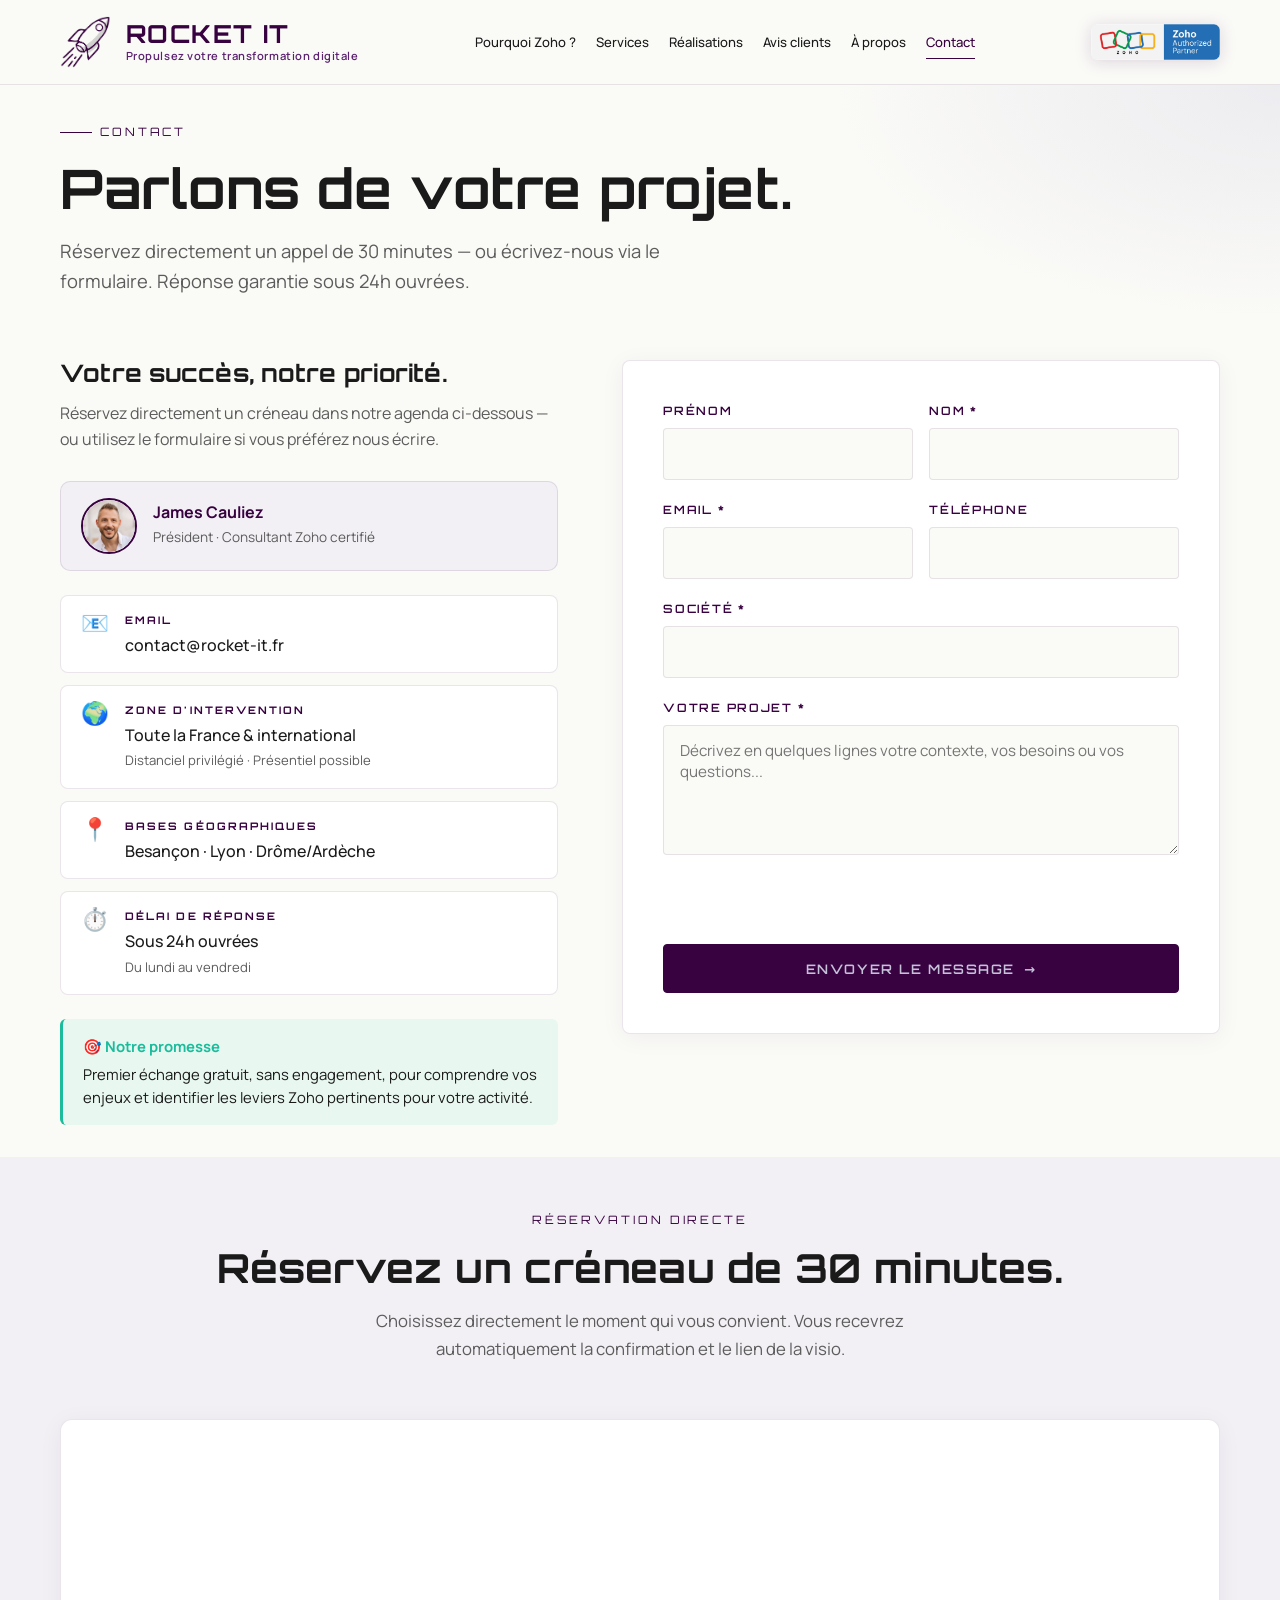
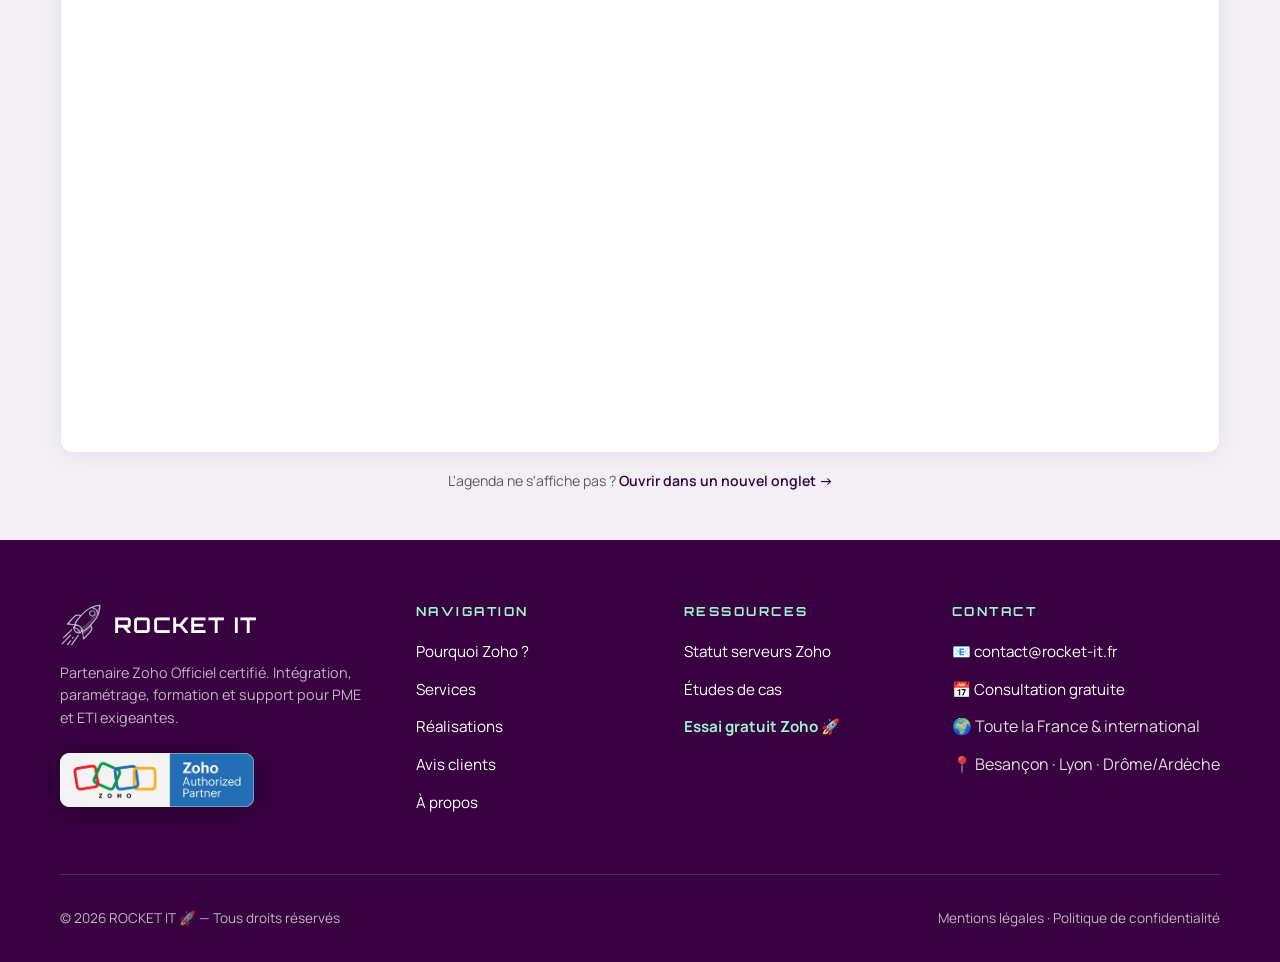
<file: contact.html>
<!DOCTYPE html>
<html lang="fr">
<head>
<!-- Google tag (gtag.js) -->
<script async src="https://www.googletagmanager.com/gtag/js?id=AW-18273184706"></script>
<script>
  window.dataLayer = window.dataLayer || [];
  function gtag(){dataLayer.push(arguments);}
  gtag('js', new Date());
  gtag('config', 'AW-18273184706');
</script>
<meta charset="UTF-8">
<meta name="viewport" content="width=device-width, initial-scale=1.0">
<title>Contact ROCKET IT | Consultation Zoho gratuite 30 min</title>
<meta name="description" content="Demandez une consultation gratuite de 30 minutes avec un Partenaire Zoho Officiel certifié. Audit de vos besoins, identification des modules Zoho pertinents, estimation budgétaire.">
<meta name="keywords" content="contact rocket it, consultation gratuite zoho, devis zoho, audit zoho gratuit, expert zoho france, partenaire zoho besançon">
<meta name="author" content="James Cauliez, ROCKET IT">
<meta name="language" content="French">
<meta name="geo.region" content="FR-25">
<meta name="geo.placename" content="Besançon, France">
<meta name="robots" content="index, follow">
<link rel="canonical" href="https://www.rocket-it.fr/contact.html">

<!-- Open Graph (Facebook, LinkedIn) -->
<meta property="og:type" content="website">
<meta property="og:locale" content="fr_FR">
<meta property="og:site_name" content="ROCKET IT">
<meta property="og:url" content="https://www.rocket-it.fr/contact.html">
<meta property="og:title" content="Contact ROCKET IT — Consultation gratuite 30 min">
<meta property="og:description" content="Discutons de votre projet Zoho. 30 minutes offertes pour identifier les leviers pertinents.">
<meta property="og:image" content="https://www.rocket-it.fr/assets/og-rocket-it.jpg">
<meta property="og:image:width" content="1200">
<meta property="og:image:height" content="630">
<meta property="og:image:alt" content="ROCKET IT — Partenaire Zoho Officiel Certifié">

<!-- Twitter Card -->
<meta name="twitter:card" content="summary_large_image">
<meta name="twitter:title" content="Contact ROCKET IT — Consultation gratuite 30 min">
<meta name="twitter:description" content="Discutons de votre projet Zoho. 30 minutes offertes pour identifier les leviers pertinents.">
<meta name="twitter:image" content="https://www.rocket-it.fr/assets/og-rocket-it.jpg">

<link rel="icon" type="image/x-icon" href="/favicon.ico?v=2">
<link rel="icon" type="image/png" sizes="32x32" href="assets/favicon-32x32.png?v=2">
<link rel="icon" type="image/png" sizes="16x16" href="assets/favicon-16x16.png?v=2">
<link rel="icon" type="image/png" sizes="192x192" href="assets/favicon-192x192.png?v=2">
<link rel="icon" type="image/png" sizes="512x512" href="assets/favicon-512x512.png?v=2">
<link rel="apple-touch-icon" sizes="180x180" href="assets/apple-touch-icon.png?v=2">
<meta name="theme-color" content="#380140">
<link rel="preconnect" href="https://fonts.googleapis.com">
<link rel="preconnect" href="https://fonts.gstatic.com" crossorigin>
<link href="https://fonts.googleapis.com/css2?family=Orbitron:wght@500;600;700&family=Manrope:wght@300;400;500;600;700&display=swap" rel="stylesheet">
<link rel="stylesheet" href="css/style.css">
<style>
.contact-grid .section { padding-top: 2rem; }
main .page-header + .section { padding-top: 2.5rem; }
</style>
<script src="https://www.google.com/recaptcha/api.js" async defer></script>
<script src="https://bookings.nimbuspop.com/assets/embed.js" defer></script>
<script type="application/ld+json">
{
  "@context": "https://schema.org",
  "@graph": [
    {
      "@type": "ContactPage",
      "name": "Contact ROCKET IT",
      "url": "https://www.rocket-it.fr/contact.html",
      "description": "Demandez une consultation gratuite de 30 minutes avec un Partenaire Zoho Officiel certifié.",
      "mainEntity": {
        "@type": "Organization",
        "name": "ROCKET IT",
        "email": "contact@rocket-it.fr",
        "url": "https://www.rocket-it.fr/"
      }
    },
    {
      "@type": "BreadcrumbList",
      "itemListElement": [
        {"@type": "ListItem", "position": 1, "name": "Accueil", "item": "https://www.rocket-it.fr/"},
        {"@type": "ListItem", "position": 2, "name": "Contact", "item": "https://www.rocket-it.fr/contact.html"}
      ]
    }
  ]
}
</script>
</head>
<body>

<header class="site-header">
  <div class="container">
    <nav class="nav">
      <a href="index.html" class="logo">
        <img src="assets/fusee-violet.webp" alt="" class="logo-icon">
        <div class="logo-text"><span class="logo-name">ROCKET&nbsp;IT</span><span class="logo-tagline">Propulsez votre transformation digitale</span></div>
      </a>
      <ul class="nav-links">
        <li><a href="pourquoi-zoho.html">Pourquoi Zoho ?</a></li>
        <li><a href="services.html">Services</a></li>
        <li><a href="realisations.html">Réalisations</a></li>
        <li><a href="avis.html">Avis clients</a></li>
        <li><a href="a-propos.html">À propos</a></li>
        <li><a href="contact.html" class="active">Contact</a></li>
      </ul>
      <div class="zoho-badge-wrapper"><img src="assets/zoho-authorized-partner-horizontal.webp" alt="ROCKET IT - Partenaire Zoho Officiel Certifié (Authorized Partner)"></div>
      <button class="burger" aria-label="Menu" aria-expanded="false"><span></span><span></span><span></span></button>
    </nav>
  </div>
</header>

<main>

  <section class="page-header">
    <div class="container">
      <div class="page-header-inner">
        <span class="section-label">Contact</span>
        <h1>Parlons de votre projet.</h1>
        <p class="lead">Réservez directement un appel de 30 minutes — ou écrivez-nous via le formulaire. Réponse garantie sous 24h ouvrées.</p>
      </div>
    </div>
  </section>

  <section class="section">
    <div class="container">
      <div class="contact-grid">

        <div class="contact-info">
          <h2>Votre succès, notre priorité.</h2>
          <p>Réservez directement un créneau dans notre agenda ci-dessous — ou utilisez le formulaire si vous préférez nous écrire.</p>

          <div class="contact-signature">
            <img src="assets/james-portrait.webp" alt="James Cauliez">
            <div>
              <strong>James Cauliez</strong>
              <span>Président · Consultant Zoho certifié</span>
            </div>
          </div>

          <div class="contact-cards">
            <div class="contact-card">
              <div class="contact-icon">📧</div>
              <div>
                <div class="contact-label">Email</div>
                <a href="mailto:contact@rocket-it.fr">contact@rocket-it.fr</a>
              </div>
            </div>

            <div class="contact-card">
              <div class="contact-icon">🌍</div>
              <div>
                <div class="contact-label">Zone d'intervention</div>
                <strong>Toute la France &amp; international</strong>
                <small>Distanciel privilégié · Présentiel possible</small>
              </div>
            </div>

            <div class="contact-card">
              <div class="contact-icon">📍</div>
              <div>
                <div class="contact-label">Bases géographiques</div>
                <strong>Besançon · Lyon · Drôme/Ardèche</strong>
              </div>
            </div>

            <div class="contact-card">
              <div class="contact-icon">⏱️</div>
              <div>
                <div class="contact-label">Délai de réponse</div>
                <strong>Sous 24h ouvrées</strong>
                <small>Du lundi au vendredi</small>
              </div>
            </div>
          </div>

          <div class="contact-promise">
            <strong>🎯 Notre promesse</strong>
            Premier échange gratuit, sans engagement, pour comprendre vos enjeux et identifier les leviers Zoho pertinents pour votre activité.
          </div>
        </div>

        <div id="crmWebToEntityForm" class="contact-form">
          <form id="webform827425000006812126" action="https://crm.zoho.eu/crm/WebToLeadForm" name="WebToLeads827425000006812126" method="POST" onSubmit='javascript:document.charset="UTF-8"; return checkMandatory827425000006812126()' accept-charset="UTF-8">
            <input type="hidden" name="xnQsjsdp" value="1413bd3917847c604a183a0bd9533728ac5b686c131b09f4ebb031098e6710df">
            <input type="hidden" name="zc_gad" id="zc_gad" value="">
            <input type="hidden" name="xmIwtLD" value="e546b44ea29aaf55d2531cb32a4d58cd2ad12afbfde3286f909f223f1717888ae866cc3ad17c71c91898fa185cbf700e">
            <input type="hidden" name="actionType" value="TGVhZHM=">
            <input type="hidden" name="returnURL" value="null">
            <input type="hidden" id="ldeskuid" name="ldeskuid">
            <input type="hidden" id="LDTuvid" name="LDTuvid">
            <input type="hidden" name="aG9uZXlwb3Q" value="">
            <select id="Lead_Source" name="Lead Source" style="display:none;" aria-hidden="true"><option value="Site Web" selected>Site Web</option></select>

            <div class="form-row">
              <div class="form-group"><label for="First_Name">Prénom</label><input type="text" id="First_Name" name="First Name" maxlength="40"></div>
              <div class="form-group"><label for="Last_Name">Nom *</label><input type="text" id="Last_Name" name="Last Name" maxlength="80" required></div>
            </div>
            <div class="form-row">
              <div class="form-group"><label for="Email">Email *</label><input type="email" id="Email" name="Email" ftype="email" autocomplete="email" maxlength="100" required></div>
              <div class="form-group"><label for="Phone">Téléphone</label><input type="tel" id="Phone" name="Phone" maxlength="30" autocomplete="tel"></div>
            </div>
            <div class="form-group"><label for="Company">Société *</label><input type="text" id="Company" name="Company" maxlength="200" required></div>
            <div class="form-group"><label for="Description">Votre projet *</label><textarea id="Description" name="Description" placeholder="Décrivez en quelques lignes votre contexte, vos besoins ou vos questions..." required></textarea></div>

            <div class="form-group recaptcha-wrapper">
              <div class="g-recaptcha" data-sitekey="6LeRYxQtAAAAAN0sXPH544iz4GnY6yuBItemp7uy" data-theme="light" data-callback="rccallback827425000006812126" captcha-verified="false" id="recap827425000006812126"></div>
              <div id="recapErr827425000006812126" class="recap-error">Échec de la validation du captcha. Si vous n'êtes pas un robot, veuillez réessayer.</div>
            </div>

            <button type="submit" id="formsubmit" class="btn btn-primary btn-arrow formsubmit">Envoyer le message</button>
          </form>
        </div>

      </div>
    </div>
  </section>

  <!-- ZOHO BOOKINGS EMBED -->
  <section class="section section-soft" style="padding-top: 3rem; padding-bottom: 3rem;">
    <div class="container">
      <div class="section-header">
        <span class="section-label">Réservation directe</span>
        <h2>Réservez un créneau de 30 minutes.</h2>
        <p>Choisissez directement le moment qui vous convient. Vous recevrez automatiquement la confirmation et le lien de la visio.</p>
      </div>
      <div style="background: var(--bg-card); border: 1px solid var(--border); border-radius: 12px; padding: 1rem; box-shadow: var(--shadow-card); overflow: hidden;">
        <div id="inline-container" style="min-height: 600px;"></div>
      </div>
      <p style="text-align: center; margin-top: 1rem; font-size: 0.88rem; color: var(--text-muted);">
        L'agenda ne s'affiche pas ? <a href="https://booking.rocket-it.fr/#/222505000000040006" target="_blank" rel="noopener" style="color: var(--violet); font-weight: 600;">Ouvrir dans un nouvel onglet →</a>
      </p>
    </div>
  </section>

</main>

<footer class="site-footer">
  <div class="container">
    <div class="footer-grid">
      <div>
        <div class="footer-brand-logo"><img src="assets/fusee-lavande.webp" alt=""><span>ROCKET&nbsp;IT</span></div>
        <p class="footer-brand-text">Partenaire Zoho Officiel certifié. Intégration, paramétrage, formation et support pour PME et ETI exigeantes.</p>
        <div class="footer-zoho-badge"><img src="assets/zoho-authorized-partner-horizontal.webp" alt="ROCKET IT - Partenaire Zoho Officiel Certifié (Authorized Partner)"></div>
      </div>
      <div class="footer-col"><h4>Navigation</h4><ul><li><a href="pourquoi-zoho.html">Pourquoi Zoho ?</a></li><li><a href="services.html">Services</a></li><li><a href="realisations.html">Réalisations</a></li><li><a href="avis.html">Avis clients</a></li><li><a href="a-propos.html">À propos</a></li></ul></div>
      <div class="footer-col"><h4>Ressources</h4><ul><li><a href="statut-zoho.html">Statut serveurs Zoho</a></li><li><a href="realisations.html">Études de cas</a></li><li><a href="https://store.zoho.eu/ResellerCustomerSignUp.do?id=23485ec546ddc9b73a7d4bac2358c5e1&amp;locale=fr" target="_blank" rel="noopener noreferrer" class="footer-trial-mini">Essai gratuit Zoho 🚀</a></li></ul></div>
      <div class="footer-col"><h4>Contact</h4><ul><li><a href="mailto:contact@rocket-it.fr">📧 contact@rocket-it.fr</a></li><li><a href="contact.html">📅 Consultation gratuite</a></li><li class="contact-bases">🌍 Toute la France &amp; international</li><li class="contact-bases">📍 Besançon · Lyon · Drôme/Ardèche</li></ul></div>
    </div>
    <div class="footer-bottom">
      <span>© <span id="year">2026</span> ROCKET&nbsp;IT 🚀 — Tous droits réservés</span>
      <span class="footer-legal-links"><a href="mentions-legales.html">Mentions légales</a> · <a href="politique-confidentialite.html">Politique de confidentialité</a></span>
    </div>
  </div>
</footer>

<script src="js/main.js"></script>

<!-- ZOHO BOOKINGS INLINE EMBED INIT -->
<script>
window.addEventListener('load', function() {
  if (typeof Bookings !== 'undefined' && document.getElementById('inline-container')) {
    Bookings.inlineEmbed({
      url: "https://booking.rocket-it.fr/portal-embed#/222505000000040006",
      parent: "#inline-container",
      height: "600px"
    });
  }
});
</script>

<!-- ZOHO FORM SCRIPTS - DO NOT MODIFY -->
<script>
function rccallback827425000006812126(){if(document.getElementById('recap827425000006812126')!=undefined){document.getElementById('recap827425000006812126').setAttribute('captcha-verified',true);}if(document.getElementById('recapErr827425000006812126')!=undefined&&document.getElementById('recapErr827425000006812126').style.visibility=='visible'){document.getElementById('recapErr827425000006812126').style.visibility='hidden';}}
function reCaptchaAlert827425000006812126(){var recap=document.getElementById('recap827425000006812126');if(recap!=undefined&&recap.getAttribute('captcha-verified')=='false'){document.getElementById('recapErr827425000006812126').style.visibility='visible';return false;}return true;}
function validateEmail827425000006812126(){var form=document.forms['WebToLeads827425000006812126'];var emailFld=form.querySelectorAll('[ftype=email]');for(var i=0;i<emailFld.length;i++){var emailVal=emailFld[i].value;if((emailVal.replace(/^\s+|\s+$/g,'')).length!=0){var atpos=emailVal.indexOf('@');var dotpos=emailVal.lastIndexOf('.');if(atpos<1||dotpos<atpos+2||dotpos+2>=emailVal.length){alert('Veuillez entrer une adresse e-mail valide.');emailFld[i].focus();return false;}}}return true;}
function checkMandatory827425000006812126(isAjax){var mndFileds=['Company','Last Name','Email','Description'];var fldLangVal=['Société','Nom','E-mail','Message'];for(var i=0;i<mndFileds.length;i++){var fieldObj=document.forms['WebToLeads827425000006812126'][mndFileds[i]];if(fieldObj){if(((fieldObj.value).replace(/^\s+|\s+$/g,'')).length==0){alert(fldLangVal[i]+' ne peut pas être vide.');fieldObj.focus();return false;}try{if(fieldObj.name=='Last Name'){name=fieldObj.value;}}catch(e){}}}trackVisitor827425000006812126();if(!validateEmail827425000006812126()){return false;}if(!reCaptchaAlert827425000006812126()){return false;}document.getElementById('formsubmit')&&document.getElementById('formsubmit').setAttribute('disabled',true);}
</script>
<script type="text/javascript" id="VisitorTracking">
var $zoho=$zoho||{};$zoho.salesiq=$zoho.salesiq||{widgetcode:'siq8555576954171dd06d9d2b71f74e165891ea1e734a38740064f4ea3ed0609cf7',values:{},ready:function(){}};
function trackVisitor827425000006812126(){try{if($zoho&&$zoho.salesiq&&$zoho.salesiq.visitor){var LDTuvidObj=document.forms['WebToLeads827425000006812126']['LDTuvid'];if(LDTuvidObj){LDTuvidObj.value=$zoho.salesiq.visitor.uniqueid();}var firstnameObj=document.forms['WebToLeads827425000006812126']['First Name'];if(firstnameObj){name=firstnameObj.value+' '+name;}$zoho.salesiq.visitor.name(name);var emailObj=document.forms['WebToLeads827425000006812126']['Email'];if(emailObj){email=emailObj.value;$zoho.salesiq.visitor.email(email);}}}catch(e){}}
</script>
<script id="wf_anal" src="https://crm.zohopublic.eu/crm/WebFormAnalyticsServeServlet?rid=[base64]&tw=662e1dcf4d28852509be62d67903ed35df4c789bf83edb13adf233ca2e69b0bb"></script>

</body>
</html>
</file>
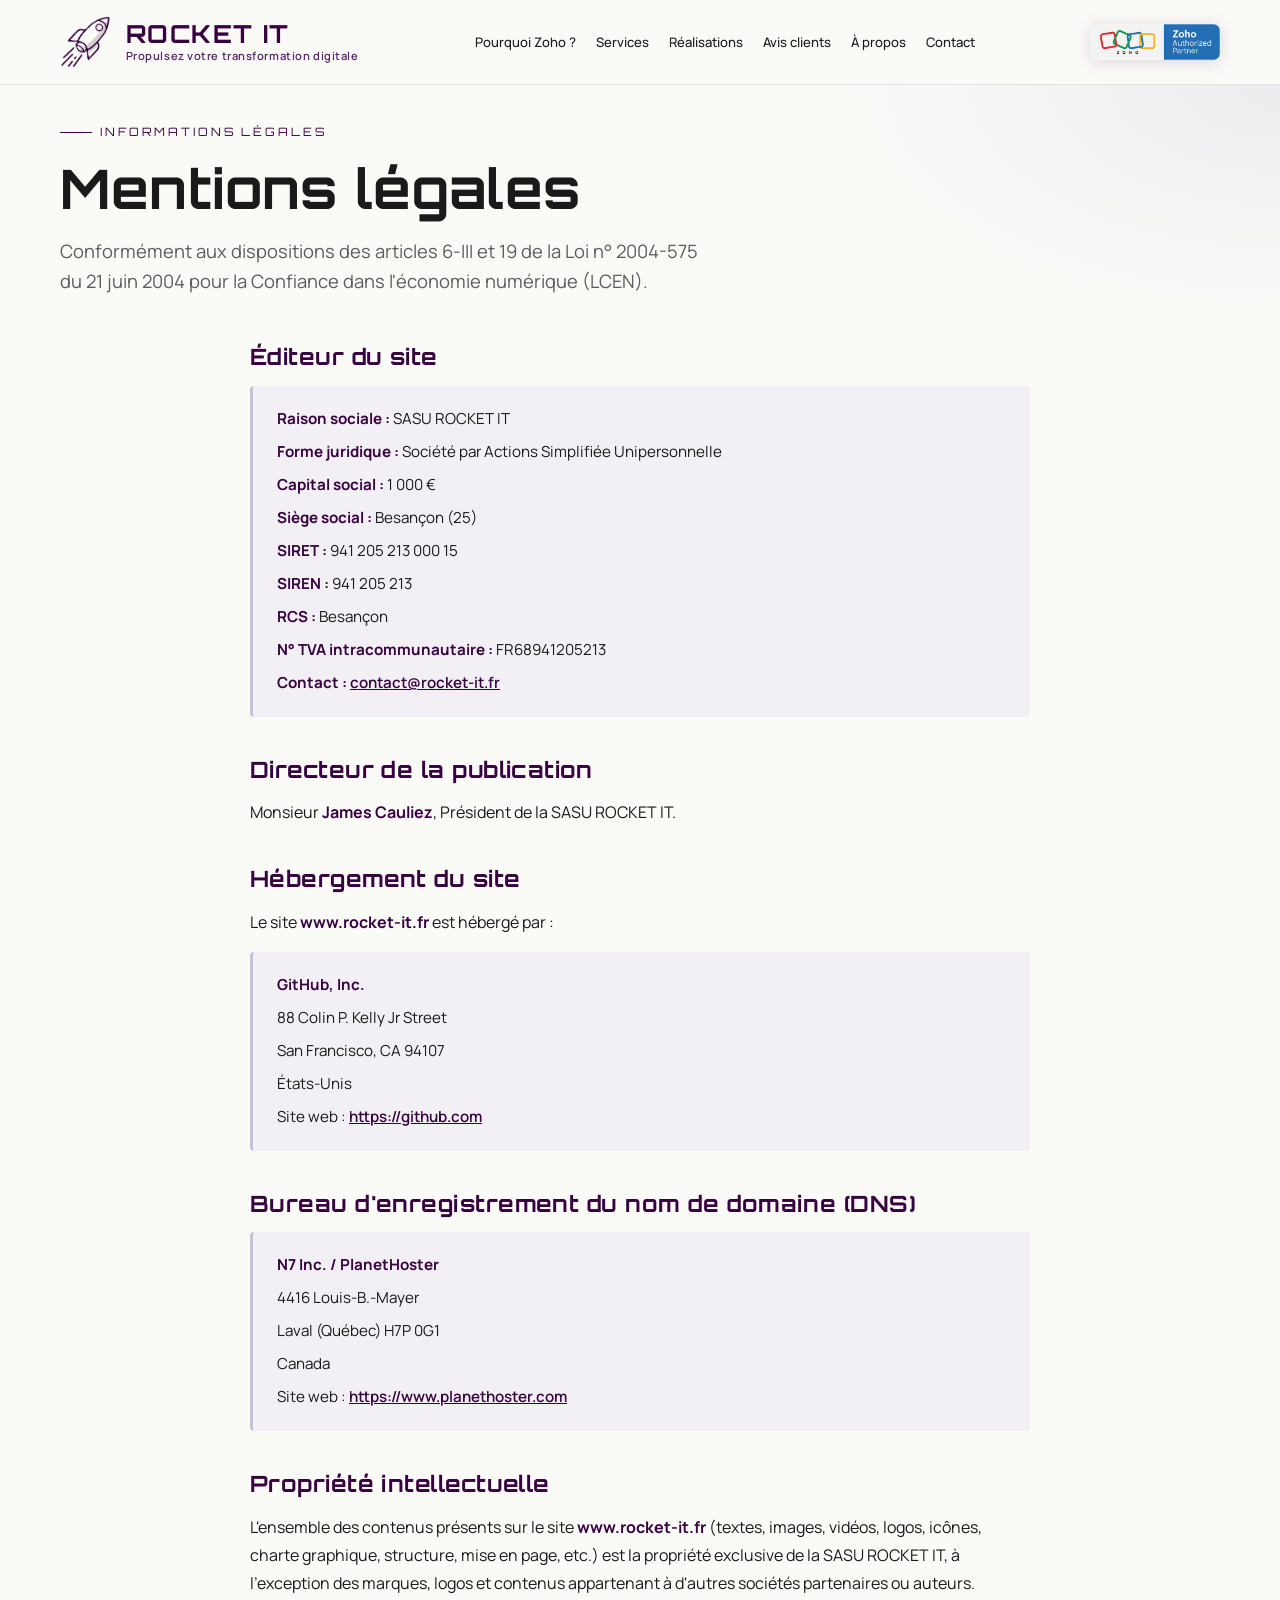
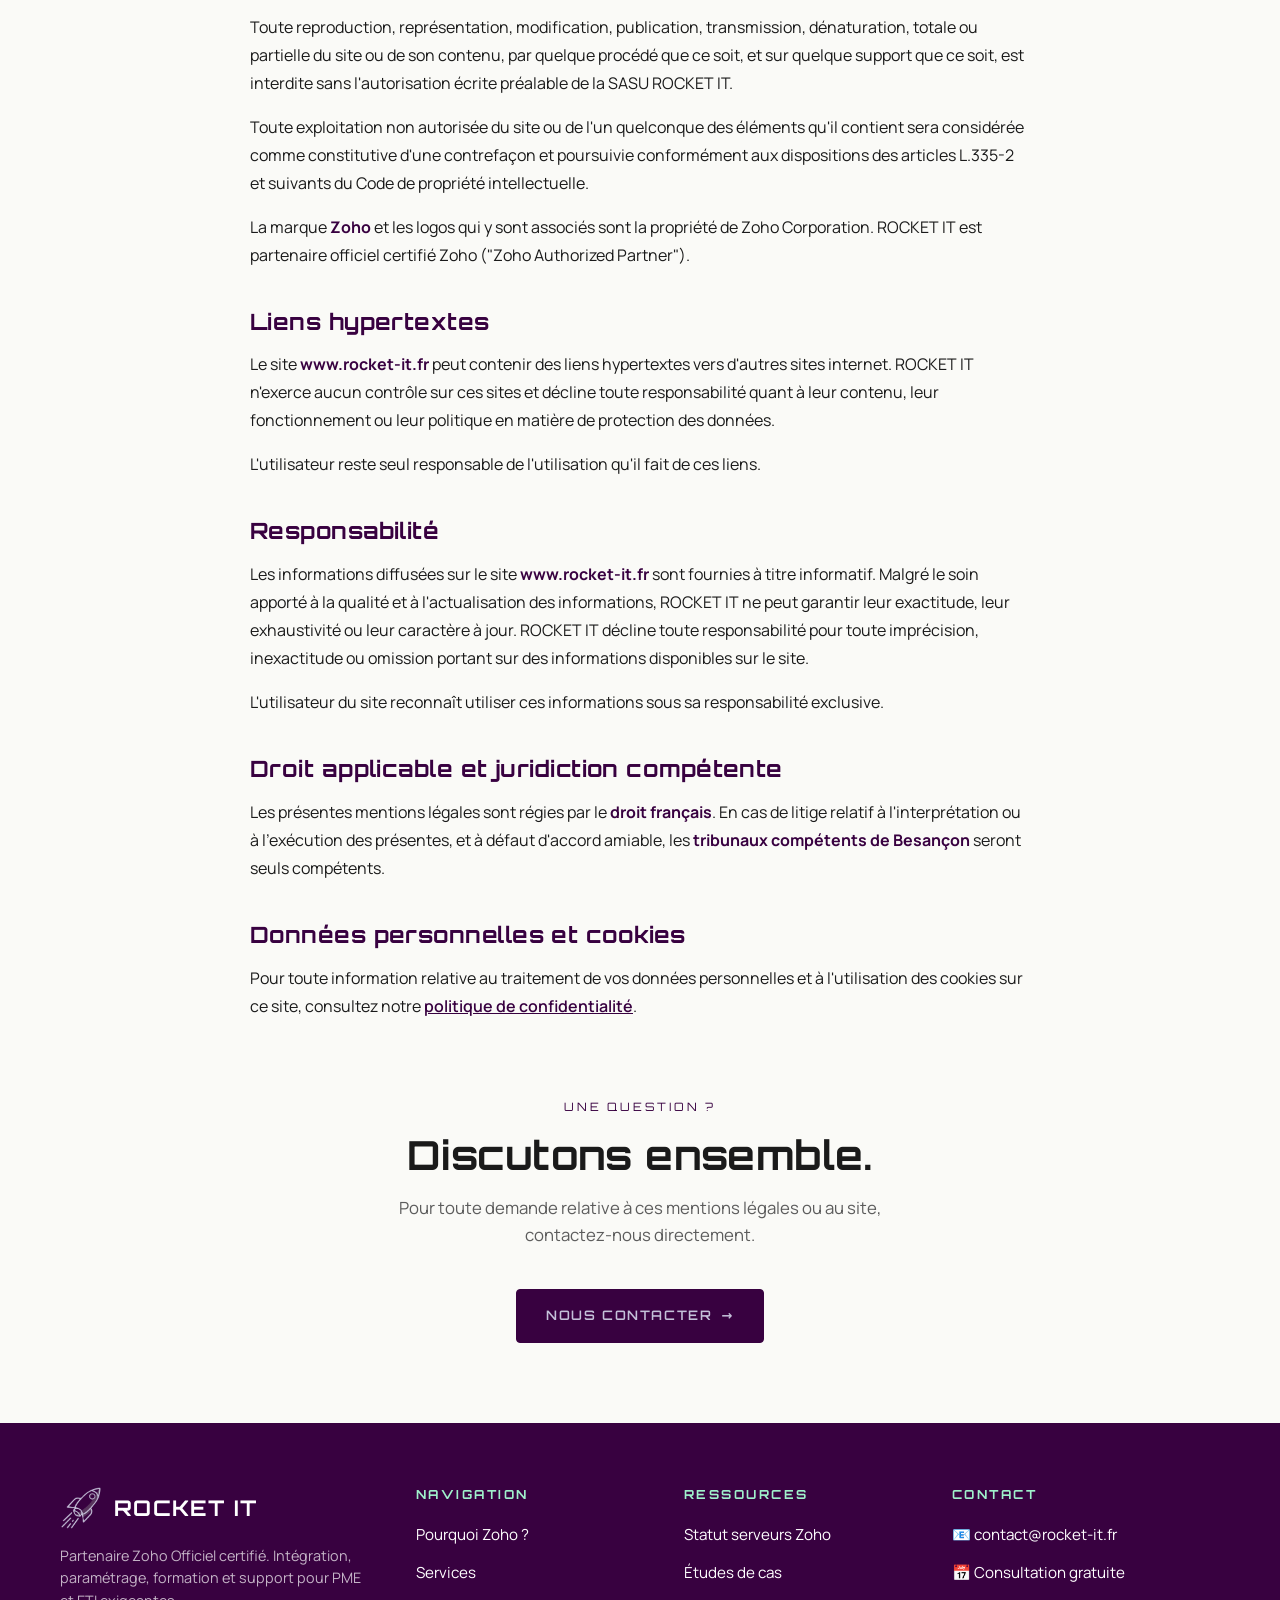
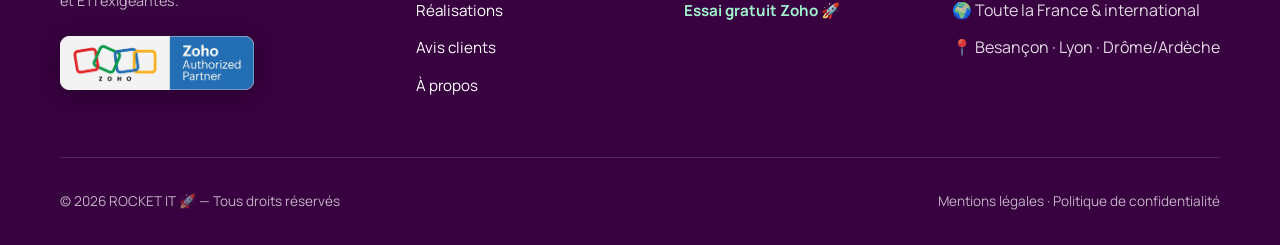
<file: mentions-legales.html>
<!DOCTYPE html>
<html lang="fr">
<head>
<!-- Google tag (gtag.js) -->
<script async src="https://www.googletagmanager.com/gtag/js?id=AW-18273184706"></script>
<script>
  window.dataLayer = window.dataLayer || [];
  function gtag(){dataLayer.push(arguments);}
  gtag('js', new Date());
  gtag('config', 'AW-18273184706');
</script>
<meta charset="UTF-8">
<meta name="viewport" content="width=device-width, initial-scale=1.0">
<title>Mentions légales | ROCKET IT</title>
<meta name="description" content="Mentions légales du site rocket-it.fr : éditeur SASU ROCKET IT, hébergeur GitHub, propriété intellectuelle, responsabilité.">
<meta name="keywords" content="mentions légales rocket it">
<meta name="author" content="James Cauliez, ROCKET IT">
<meta name="language" content="French">
<meta name="geo.region" content="FR-25">
<meta name="geo.placename" content="Besançon, France">
<meta name="robots" content="noindex, follow">
<link rel="canonical" href="https://www.rocket-it.fr/mentions-legales.html">

<!-- Open Graph (Facebook, LinkedIn) -->
<meta property="og:type" content="website">
<meta property="og:locale" content="fr_FR">
<meta property="og:site_name" content="ROCKET IT">
<meta property="og:url" content="https://www.rocket-it.fr/mentions-legales.html">
<meta property="og:title" content="Mentions légales | ROCKET IT">
<meta property="og:description" content="Informations légales obligatoires.">
<meta property="og:image" content="https://www.rocket-it.fr/assets/og-rocket-it.jpg">
<meta property="og:image:width" content="1200">
<meta property="og:image:height" content="630">
<meta property="og:image:alt" content="ROCKET IT — Partenaire Zoho Officiel Certifié">

<!-- Twitter Card -->
<meta name="twitter:card" content="summary_large_image">
<meta name="twitter:title" content="Mentions légales | ROCKET IT">
<meta name="twitter:description" content="Informations légales obligatoires.">
<meta name="twitter:image" content="https://www.rocket-it.fr/assets/og-rocket-it.jpg">

<link rel="icon" type="image/x-icon" href="/favicon.ico?v=2">
<link rel="icon" type="image/png" sizes="32x32" href="assets/favicon-32x32.png?v=2">
<link rel="icon" type="image/png" sizes="16x16" href="assets/favicon-16x16.png?v=2">
<link rel="icon" type="image/png" sizes="192x192" href="assets/favicon-192x192.png?v=2">
<link rel="icon" type="image/png" sizes="512x512" href="assets/favicon-512x512.png?v=2">
<link rel="apple-touch-icon" sizes="180x180" href="assets/apple-touch-icon.png?v=2">
<meta name="theme-color" content="#380140">
<link rel="preconnect" href="https://fonts.googleapis.com">
<link rel="preconnect" href="https://fonts.gstatic.com" crossorigin>
<link href="https://fonts.googleapis.com/css2?family=Orbitron:wght@500;700;800;900&family=Manrope:wght@300;400;500;600;700;800&display=swap" rel="stylesheet">
<link rel="stylesheet" href="css/style.css">
<link rel="icon" type="image/x-icon" href="/favicon.ico?v=2">
<link rel="icon" type="image/png" sizes="32x32" href="assets/favicon-32x32.png?v=2">
<link rel="icon" type="image/png" sizes="16x16" href="assets/favicon-16x16.png?v=2">
<link rel="icon" type="image/png" sizes="192x192" href="assets/favicon-192x192.png?v=2">
<link rel="icon" type="image/png" sizes="512x512" href="assets/favicon-512x512.png?v=2">
<link rel="apple-touch-icon" sizes="180x180" href="assets/apple-touch-icon.png?v=2">
<meta name="theme-color" content="#380140">
<style>
.legal-content { max-width: 780px; margin: 0 auto; line-height: 1.75; }
.legal-content h2 { font-family: var(--font-display); color: var(--violet); margin-top: 2.5rem; margin-bottom: 1rem; font-size: 1.4rem; letter-spacing: 0.02em; }
.legal-content h2:first-of-type { margin-top: 0; }
.legal-content h3 { color: var(--violet); margin-top: 1.5rem; margin-bottom: 0.5rem; font-size: 1.1rem; font-weight: 700; }
.legal-content p { margin-bottom: 1rem; color: var(--text); }
.legal-content ul { margin: 0.75rem 0 1.25rem 1.5rem; }
.legal-content li { margin-bottom: 0.45rem; line-height: 1.6; }
.legal-content a { color: var(--violet); text-decoration: underline; font-weight: 600; }
.legal-content a:hover { color: var(--mint-darker); }
.legal-content strong { color: var(--violet); font-weight: 700; }
.legal-info-block { background: var(--bg-soft); border-left: 3px solid var(--lavande); padding: 1.25rem 1.5rem; border-radius: 4px; margin: 1rem 0 1.5rem; }
.legal-info-block p { margin-bottom: 0.4rem; font-size: 0.95rem; }
.legal-info-block p:last-child { margin-bottom: 0; }
</style>
</head>
<body>

<header class="site-header">
  <div class="container">
    <nav class="nav">
      <a href="index.html" class="logo">
        <img src="assets/fusee-violet.webp" alt="" class="logo-icon">
        <div class="logo-text"><span class="logo-name">ROCKET&nbsp;IT</span><span class="logo-tagline">Propulsez votre transformation digitale</span></div>
      </a>
      <ul class="nav-links">
        <li><a href="pourquoi-zoho.html">Pourquoi Zoho ?</a></li>
        <li><a href="services.html">Services</a></li>
        <li><a href="realisations.html">Réalisations</a></li>
        <li><a href="avis.html">Avis clients</a></li>
        <li><a href="a-propos.html">À propos</a></li>
        <li><a href="contact.html">Contact</a></li>
      </ul>
      <div class="zoho-badge-wrapper"><img src="assets/zoho-authorized-partner-horizontal.webp" alt="ROCKET IT - Partenaire Zoho Officiel Certifié (Authorized Partner)"></div>
      <button class="burger" aria-label="Menu" aria-expanded="false"><span></span><span></span><span></span></button>
    </nav>
  </div>
</header>

<main>

  <section class="page-header">
    <div class="container">
      <div class="page-header-inner">
        <span class="section-label">Informations légales</span>
        <h1>Mentions légales</h1>
        <p class="lead">Conformément aux dispositions des articles 6-III et 19 de la Loi n° 2004-575 du 21 juin 2004 pour la Confiance dans l'économie numérique (LCEN).</p>
      </div>
    </div>
  </section>

  <section class="section">
    <div class="container">
      <div class="legal-content">

        <h2>Éditeur du site</h2>
        <div class="legal-info-block">
          <p><strong>Raison sociale :</strong> SASU ROCKET IT</p>
          <p><strong>Forme juridique :</strong> Société par Actions Simplifiée Unipersonnelle</p>
          <p><strong>Capital social :</strong> 1 000 €</p>
          <p><strong>Siège social :</strong> Besançon (25)</p>
          <p><strong>SIRET :</strong> 941 205 213 000 15</p>
          <p><strong>SIREN :</strong> 941 205 213</p>
          <p><strong>RCS :</strong> Besançon</p>
          <p><strong>N° TVA intracommunautaire :</strong> FR68941205213</p>
          <p><strong>Contact :</strong> <a href="mailto:contact@rocket-it.fr">contact@rocket-it.fr</a></p>
        </div>

        <h2>Directeur de la publication</h2>
        <p>Monsieur <strong>James Cauliez</strong>, Président de la SASU ROCKET IT.</p>

        <h2>Hébergement du site</h2>
        <p>Le site <strong>www.rocket-it.fr</strong> est hébergé par :</p>
        <div class="legal-info-block">
          <p><strong>GitHub, Inc.</strong></p>
          <p>88 Colin P. Kelly Jr Street</p>
          <p>San Francisco, CA 94107</p>
          <p>États-Unis</p>
          <p>Site web : <a href="https://github.com" target="_blank" rel="noopener noreferrer">https://github.com</a></p>
        </div>

        <h2>Bureau d'enregistrement du nom de domaine (DNS)</h2>
        <div class="legal-info-block">
          <p><strong>N7 Inc. / PlanetHoster</strong></p>
          <p>4416 Louis-B.-Mayer</p>
          <p>Laval (Québec) H7P 0G1</p>
          <p>Canada</p>
          <p>Site web : <a href="https://www.planethoster.com" target="_blank" rel="noopener noreferrer">https://www.planethoster.com</a></p>
        </div>

        <h2>Propriété intellectuelle</h2>
        <p>L'ensemble des contenus présents sur le site <strong>www.rocket-it.fr</strong> (textes, images, vidéos, logos, icônes, charte graphique, structure, mise en page, etc.) est la propriété exclusive de la SASU ROCKET IT, à l'exception des marques, logos et contenus appartenant à d'autres sociétés partenaires ou auteurs.</p>
        <p>Toute reproduction, représentation, modification, publication, transmission, dénaturation, totale ou partielle du site ou de son contenu, par quelque procédé que ce soit, et sur quelque support que ce soit, est interdite sans l'autorisation écrite préalable de la SASU ROCKET IT.</p>
        <p>Toute exploitation non autorisée du site ou de l'un quelconque des éléments qu'il contient sera considérée comme constitutive d'une contrefaçon et poursuivie conformément aux dispositions des articles L.335-2 et suivants du Code de propriété intellectuelle.</p>
        <p>La marque <strong>Zoho</strong> et les logos qui y sont associés sont la propriété de Zoho Corporation. ROCKET IT est partenaire officiel certifié Zoho ("Zoho Authorized Partner").</p>

        <h2>Liens hypertextes</h2>
        <p>Le site <strong>www.rocket-it.fr</strong> peut contenir des liens hypertextes vers d'autres sites internet. ROCKET IT n'exerce aucun contrôle sur ces sites et décline toute responsabilité quant à leur contenu, leur fonctionnement ou leur politique en matière de protection des données.</p>
        <p>L'utilisateur reste seul responsable de l'utilisation qu'il fait de ces liens.</p>

        <h2>Responsabilité</h2>
        <p>Les informations diffusées sur le site <strong>www.rocket-it.fr</strong> sont fournies à titre informatif. Malgré le soin apporté à la qualité et à l'actualisation des informations, ROCKET IT ne peut garantir leur exactitude, leur exhaustivité ou leur caractère à jour. ROCKET IT décline toute responsabilité pour toute imprécision, inexactitude ou omission portant sur des informations disponibles sur le site.</p>
        <p>L'utilisateur du site reconnaît utiliser ces informations sous sa responsabilité exclusive.</p>

        <h2>Droit applicable et juridiction compétente</h2>
        <p>Les présentes mentions légales sont régies par le <strong>droit français</strong>. En cas de litige relatif à l'interprétation ou à l'exécution des présentes, et à défaut d'accord amiable, les <strong>tribunaux compétents de Besançon</strong> seront seuls compétents.</p>

        <h2>Données personnelles et cookies</h2>
        <p>Pour toute information relative au traitement de vos données personnelles et à l'utilisation des cookies sur ce site, consultez notre <a href="politique-confidentialite.html">politique de confidentialité</a>.</p>

      </div>
    </div>
  </section>

  <section class="cta-section">
    <div class="container">
      <span class="section-label">Une question ?</span>
      <h2>Discutons ensemble.</h2>
      <p>Pour toute demande relative à ces mentions légales ou au site, contactez-nous directement.</p>
      <a href="contact.html" class="btn btn-primary btn-arrow">Nous contacter</a>
    </div>
  </section>

</main>

<footer class="site-footer">
  <div class="container">
    <div class="footer-grid">
      <div>
        <div class="footer-brand-logo"><img src="assets/fusee-lavande.webp" alt=""><span>ROCKET&nbsp;IT</span></div>
        <p class="footer-brand-text">Partenaire Zoho Officiel certifié. Intégration, paramétrage, formation et support pour PME et ETI exigeantes.</p>
        <div class="footer-zoho-badge"><img src="assets/zoho-authorized-partner-horizontal.webp" alt="ROCKET IT - Partenaire Zoho Officiel Certifié (Authorized Partner)"></div>
      </div>
      <div class="footer-col"><h4>Navigation</h4><ul><li><a href="pourquoi-zoho.html">Pourquoi Zoho ?</a></li><li><a href="services.html">Services</a></li><li><a href="realisations.html">Réalisations</a></li><li><a href="avis.html">Avis clients</a></li><li><a href="a-propos.html">À propos</a></li></ul></div>
      <div class="footer-col"><h4>Ressources</h4><ul><li><a href="statut-zoho.html">Statut serveurs Zoho</a></li><li><a href="realisations.html">Études de cas</a></li><li><a href="https://store.zoho.eu/ResellerCustomerSignUp.do?id=23485ec546ddc9b73a7d4bac2358c5e1&amp;locale=fr" target="_blank" rel="noopener noreferrer" class="footer-trial-mini">Essai gratuit Zoho 🚀</a></li></ul></div>
      <div class="footer-col"><h4>Contact</h4><ul><li><a href="mailto:contact@rocket-it.fr">📧 contact@rocket-it.fr</a></li><li><a href="contact.html">📅 Consultation gratuite</a></li><li class="contact-bases">🌍 Toute la France &amp; international</li><li class="contact-bases">📍 Besançon · Lyon · Drôme/Ardèche</li></ul></div>
    </div>
    <div class="footer-bottom">
      <span>© <span id="year">2026</span> ROCKET&nbsp;IT 🚀 — Tous droits réservés</span>
      <span class="footer-legal-links"><a href="mentions-legales.html">Mentions légales</a> · <a href="politique-confidentialite.html">Politique de confidentialité</a></span>
    </div>
  </div>
</footer>

<script src="js/main.js"></script>
</body>
</html>
</file>
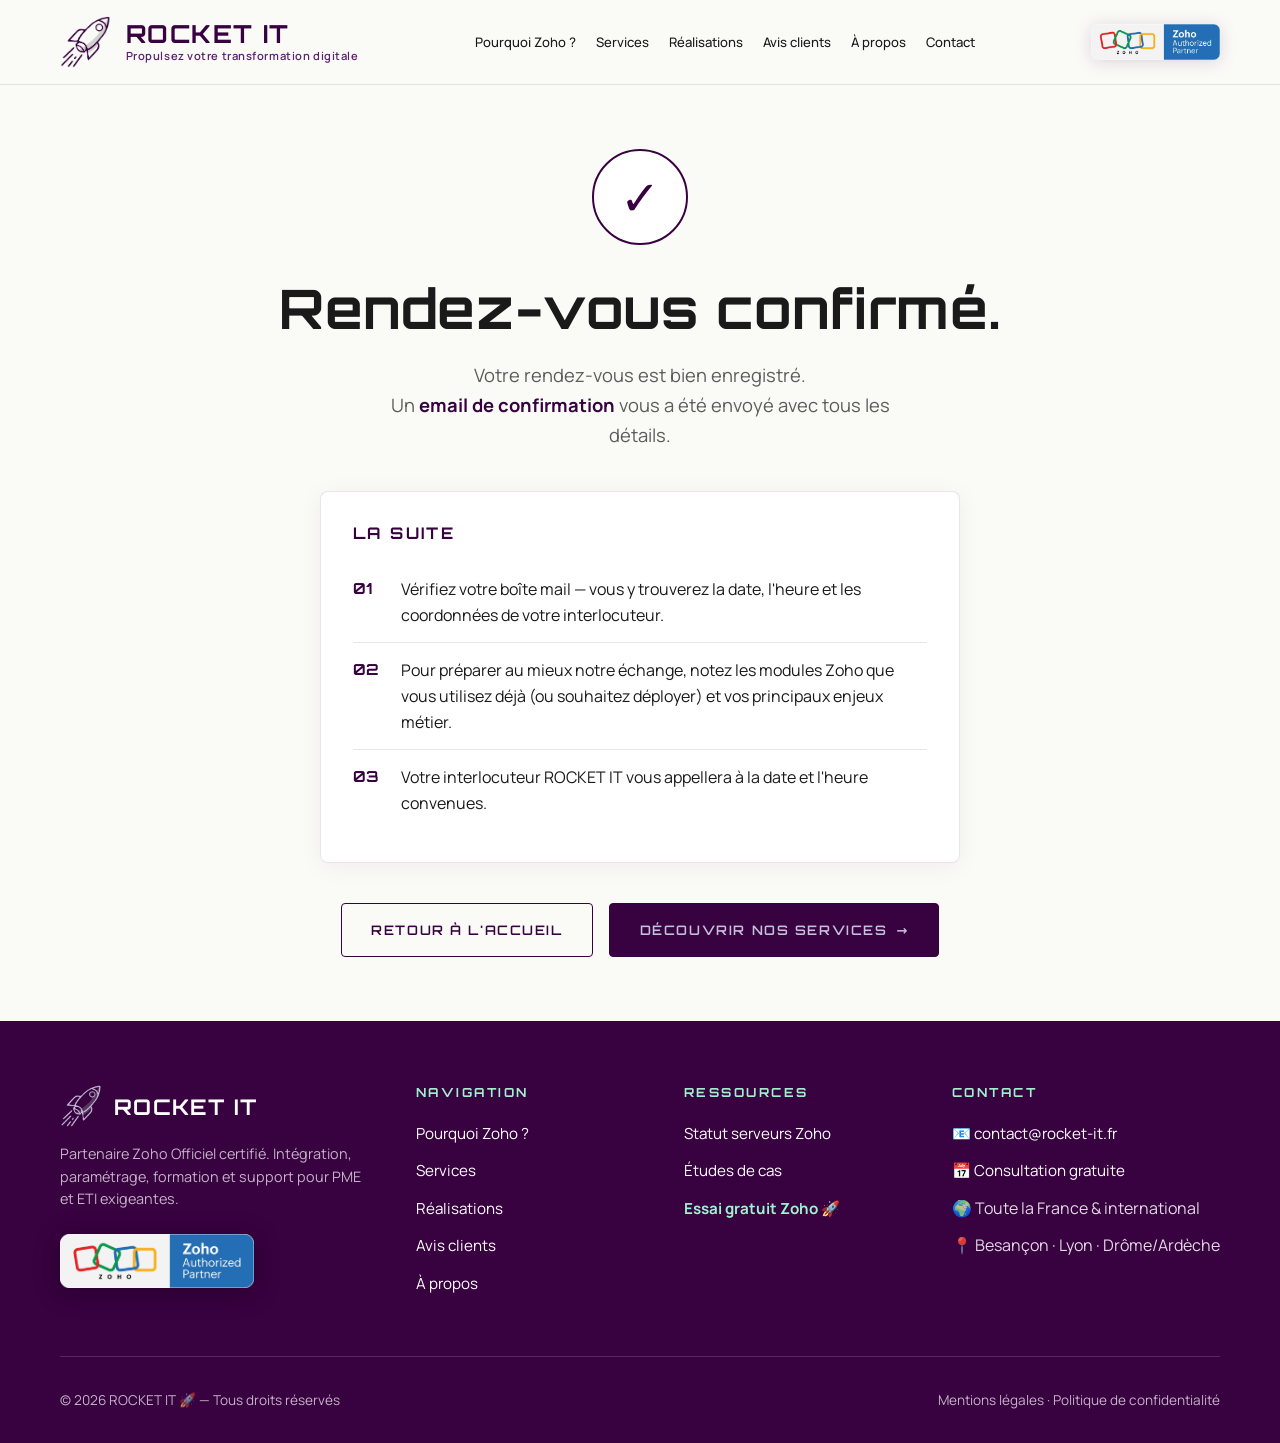
<file: merci-rdv.html>
<!DOCTYPE html>
<html lang="fr">
<head>
<!-- Google tag (gtag.js) -->
<script async src="https://www.googletagmanager.com/gtag/js?id=AW-18273184706"></script>
<script>
  window.dataLayer = window.dataLayer || [];
  function gtag(){dataLayer.push(arguments);}
  gtag('js', new Date());
  gtag('config', 'AW-18273184706');
</script>
<meta charset="UTF-8">
<meta name="viewport" content="width=device-width, initial-scale=1.0">
<title>Rendez-vous confirmé | ROCKET IT</title>
<meta name="description" content="Votre rendez-vous avec ROCKET IT est confirmé. Vous recevrez un email de confirmation avec les détails.">
<meta name="keywords" content="rocket it, rendez-vous confirmé">
<meta name="author" content="James Cauliez, ROCKET IT">
<meta name="language" content="French">
<meta name="geo.region" content="FR-25">
<meta name="geo.placename" content="Besançon, France">
<meta name="robots" content="noindex, follow">
<link rel="canonical" href="https://www.rocket-it.fr/merci-rdv.html">

<!-- Open Graph (Facebook, LinkedIn) -->
<meta property="og:type" content="website">
<meta property="og:locale" content="fr_FR">
<meta property="og:site_name" content="ROCKET IT">
<meta property="og:url" content="https://www.rocket-it.fr/merci-rdv.html">
<meta property="og:title" content="Rendez-vous confirmé | ROCKET IT">
<meta property="og:description" content="Votre rendez-vous avec ROCKET IT est confirmé.">
<meta property="og:image" content="https://www.rocket-it.fr/assets/og-rocket-it.jpg">
<meta property="og:image:width" content="1200">
<meta property="og:image:height" content="630">
<meta property="og:image:alt" content="ROCKET IT — Partenaire Zoho Officiel Certifié">

<!-- Twitter Card -->
<meta name="twitter:card" content="summary_large_image">
<meta name="twitter:title" content="Rendez-vous confirmé | ROCKET IT">
<meta name="twitter:description" content="Votre rendez-vous avec ROCKET IT est confirmé.">
<meta name="twitter:image" content="https://www.rocket-it.fr/assets/og-rocket-it.jpg">

<link rel="icon" type="image/x-icon" href="/favicon.ico?v=2">
<link rel="icon" type="image/png" sizes="32x32" href="assets/favicon-32x32.png?v=2">
<link rel="icon" type="image/png" sizes="16x16" href="assets/favicon-16x16.png?v=2">
<link rel="icon" type="image/png" sizes="192x192" href="assets/favicon-192x192.png?v=2">
<link rel="icon" type="image/png" sizes="512x512" href="assets/favicon-512x512.png?v=2">
<link rel="apple-touch-icon" sizes="180x180" href="assets/apple-touch-icon.png?v=2">
<meta name="theme-color" content="#380140">
<link rel="preconnect" href="https://fonts.googleapis.com">
<link rel="preconnect" href="https://fonts.gstatic.com" crossorigin>
<link href="https://fonts.googleapis.com/css2?family=Orbitron:wght@500;600;700&family=Manrope:wght@300;400;500;600;700&display=swap" rel="stylesheet">
<link rel="stylesheet" href="css/style.css">
<style>
.thanks-section { min-height: calc(100vh - 200px); display: flex; align-items: center; justify-content: center; text-align: center; padding: 4rem 0; }
.thanks-icon { width: 96px; height: 96px; margin: 0 auto 2rem; border: 2px solid var(--violet); border-radius: 50%; display: flex; align-items: center; justify-content: center; position: relative; background: var(--bg-card); }
.thanks-icon::after { content: '✓'; font-family: var(--font-display); font-size: 3rem; color: var(--violet); line-height: 1; }
.thanks-section h1 { margin-bottom: 1.25rem; }
.thanks-lead { color: var(--text-muted); font-size: 1.15rem; margin-bottom: 2.5rem; line-height: 1.65; max-width: 50ch; margin-left: auto; margin-right: auto; }
.next-steps { background: var(--bg-card); border: 1px solid var(--border); border-radius: 8px; padding: 2rem; margin: 2.5rem auto; text-align: left; max-width: 640px; box-shadow: var(--shadow-card); }
.next-steps h2 { font-size: 1rem; font-family: var(--font-display); letter-spacing: 0.15em; text-transform: uppercase; color: var(--violet); margin-bottom: 1.25rem; }
.next-steps ol { list-style: none; counter-reset: steps; padding: 0; }
.next-steps li { counter-increment: steps; padding: 0.85rem 0 0.85rem 3rem; position: relative; color: var(--text); border-bottom: 1px solid var(--border); }
.next-steps li:last-child { border-bottom: none; }
.next-steps li::before { content: counter(steps, decimal-leading-zero); position: absolute; left: 0; top: 0.85rem; font-family: var(--font-display); font-size: 0.95rem; font-weight: 700; color: var(--violet); }
.thanks-actions { display: flex; gap: 1rem; justify-content: center; flex-wrap: wrap; }
</style>
</head>
<body>

<header class="site-header">
  <div class="container">
    <nav class="nav">
      <a href="index.html" class="logo">
        <img src="assets/fusee-violet.webp" alt="" class="logo-icon">
        <div class="logo-text"><span class="logo-name">ROCKET&nbsp;IT</span><span class="logo-tagline">Propulsez votre transformation digitale</span></div>
      </a>
      <ul class="nav-links">
        <li><a href="pourquoi-zoho.html">Pourquoi Zoho ?</a></li>
        <li><a href="services.html">Services</a></li>
        <li><a href="realisations.html">Réalisations</a></li>
        <li><a href="avis.html">Avis clients</a></li>
        <li><a href="a-propos.html">À propos</a></li>
        <li><a href="contact.html">Contact</a></li>
      </ul>
      <div class="zoho-badge-wrapper"><img src="assets/zoho-authorized-partner-horizontal.webp" alt="ROCKET IT - Partenaire Zoho Officiel Certifié (Authorized Partner)"></div>
      <button class="burger" aria-label="Menu" aria-expanded="false"><span></span><span></span><span></span></button>
    </nav>
  </div>
</header>

<main>
  <section class="thanks-section">
    <div class="container">
      <div class="thanks-icon" aria-hidden="true"></div>
      <h1>Rendez-vous confirmé.</h1>
      <p class="thanks-lead">Votre rendez-vous est bien enregistré.<br>Un <strong style="color:var(--violet);">email de confirmation</strong> vous a été envoyé avec tous les détails.</p>

      <div class="next-steps">
        <h2>La suite</h2>
        <ol>
          <li>Vérifiez votre boîte mail — vous y trouverez la date, l'heure et les coordonnées de votre interlocuteur.</li>
          <li>Pour préparer au mieux notre échange, notez les modules Zoho que vous utilisez déjà (ou souhaitez déployer) et vos principaux enjeux métier.</li>
          <li>Votre interlocuteur ROCKET IT vous appellera à la date et l'heure convenues.</li>
        </ol>
      </div>

      <div class="thanks-actions">
        <a href="index.html" class="btn btn-secondary">Retour à l'accueil</a>
        <a href="services.html" class="btn btn-primary btn-arrow">Découvrir nos services</a>
      </div>
    </div>
  </section>
</main>

<footer class="site-footer">
  <div class="container">
    <div class="footer-grid">
      <div>
        <div class="footer-brand-logo"><img src="assets/fusee-lavande.webp" alt=""><span>ROCKET&nbsp;IT</span></div>
        <p class="footer-brand-text">Partenaire Zoho Officiel certifié. Intégration, paramétrage, formation et support pour PME et ETI exigeantes.</p>
        <div class="footer-zoho-badge"><img src="assets/zoho-authorized-partner-horizontal.webp" alt="ROCKET IT - Partenaire Zoho Officiel Certifié (Authorized Partner)"></div>
      </div>
      <div class="footer-col"><h4>Navigation</h4><ul><li><a href="pourquoi-zoho.html">Pourquoi Zoho ?</a></li><li><a href="services.html">Services</a></li><li><a href="realisations.html">Réalisations</a></li><li><a href="avis.html">Avis clients</a></li><li><a href="a-propos.html">À propos</a></li></ul></div>
      <div class="footer-col"><h4>Ressources</h4><ul><li><a href="statut-zoho.html">Statut serveurs Zoho</a></li><li><a href="realisations.html">Études de cas</a></li><li><a href="https://store.zoho.eu/ResellerCustomerSignUp.do?id=23485ec546ddc9b73a7d4bac2358c5e1&amp;locale=fr" target="_blank" rel="noopener noreferrer" class="footer-trial-mini">Essai gratuit Zoho 🚀</a></li></ul></div>
      <div class="footer-col"><h4>Contact</h4><ul><li><a href="mailto:contact@rocket-it.fr">📧 contact@rocket-it.fr</a></li><li><a href="contact.html">📅 Consultation gratuite</a></li><li class="contact-bases">🌍 Toute la France &amp; international</li><li class="contact-bases">📍 Besançon · Lyon · Drôme/Ardèche</li></ul></div>
    </div>
    <div class="footer-bottom"><span>© <span id="year">2026</span> ROCKET&nbsp;IT 🚀 — Tous droits réservés</span><span class="footer-legal-links"><a href="mentions-legales.html">Mentions légales</a> · <a href="politique-confidentialite.html">Politique de confidentialité</a></span></div>
  </div>
</footer>

<script src="js/main.js"></script>

<!-- Force exit iframe if loaded inside Zoho Bookings embed -->
<script>
  if (window.self !== window.top) {
    window.top.location.href = 'https://www.rocket-it.fr/merci-rdv.html';
  }
</script>

</body>
</html>
</file>
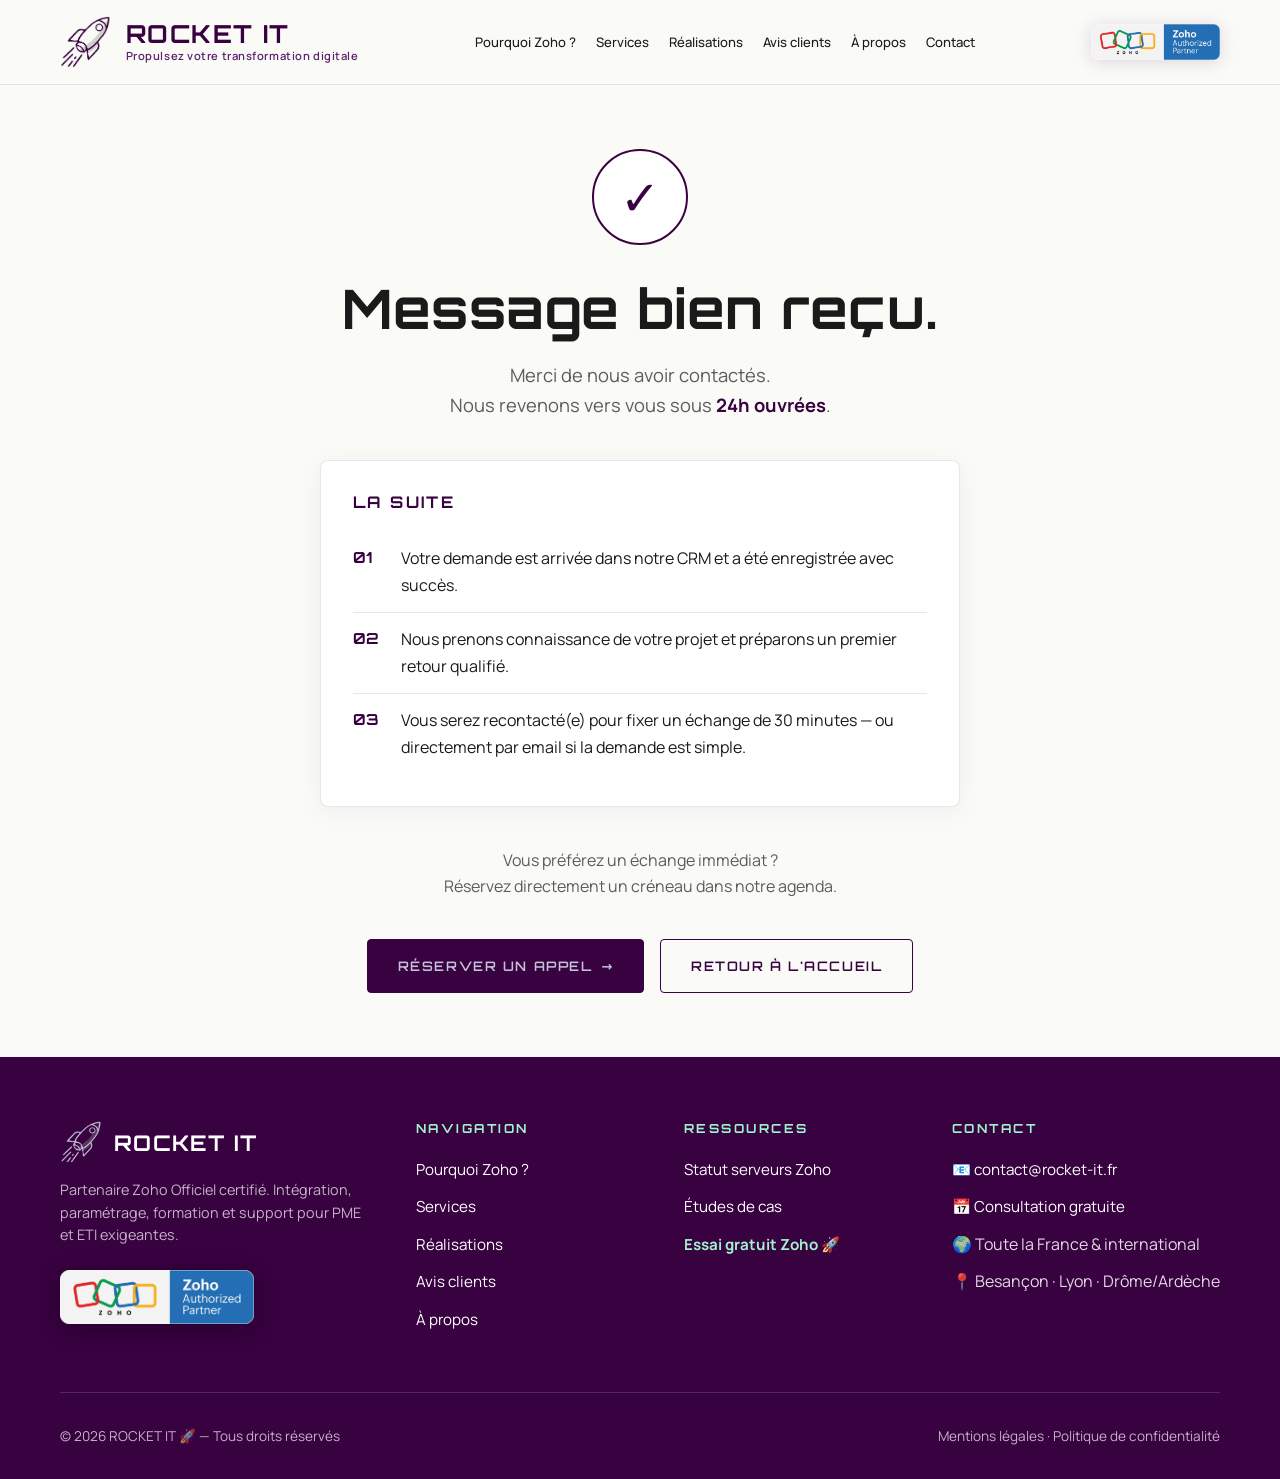
<file: merci.html>
<!DOCTYPE html>
<html lang="fr">
<head>
<!-- Google tag (gtag.js) -->
<script async src="https://www.googletagmanager.com/gtag/js?id=AW-18273184706"></script>
<script>
  window.dataLayer = window.dataLayer || [];
  function gtag(){dataLayer.push(arguments);}
  gtag('js', new Date());
  gtag('config', 'AW-18273184706');
</script>
<meta charset="UTF-8">
<meta name="viewport" content="width=device-width, initial-scale=1.0">
<title>Merci pour votre demande | ROCKET IT</title>
<meta name="description" content="Votre demande a bien été transmise à ROCKET IT. Nous vous recontacterons sous 24h ouvrées.">
<meta name="keywords" content="rocket it, merci">
<meta name="author" content="James Cauliez, ROCKET IT">
<meta name="language" content="French">
<meta name="geo.region" content="FR-25">
<meta name="geo.placename" content="Besançon, France">
<meta name="robots" content="noindex, follow">
<link rel="canonical" href="https://www.rocket-it.fr/merci.html">

<!-- Open Graph (Facebook, LinkedIn) -->
<meta property="og:type" content="website">
<meta property="og:locale" content="fr_FR">
<meta property="og:site_name" content="ROCKET IT">
<meta property="og:url" content="https://www.rocket-it.fr/merci.html">
<meta property="og:title" content="Merci | ROCKET IT">
<meta property="og:description" content="Votre demande a bien été reçue.">
<meta property="og:image" content="https://www.rocket-it.fr/assets/og-rocket-it.jpg">
<meta property="og:image:width" content="1200">
<meta property="og:image:height" content="630">
<meta property="og:image:alt" content="ROCKET IT — Partenaire Zoho Officiel Certifié">

<!-- Twitter Card -->
<meta name="twitter:card" content="summary_large_image">
<meta name="twitter:title" content="Merci | ROCKET IT">
<meta name="twitter:description" content="Votre demande a bien été reçue.">
<meta name="twitter:image" content="https://www.rocket-it.fr/assets/og-rocket-it.jpg">

<link rel="icon" type="image/x-icon" href="/favicon.ico?v=2">
<link rel="icon" type="image/png" sizes="32x32" href="assets/favicon-32x32.png?v=2">
<link rel="icon" type="image/png" sizes="16x16" href="assets/favicon-16x16.png?v=2">
<link rel="icon" type="image/png" sizes="192x192" href="assets/favicon-192x192.png?v=2">
<link rel="icon" type="image/png" sizes="512x512" href="assets/favicon-512x512.png?v=2">
<link rel="apple-touch-icon" sizes="180x180" href="assets/apple-touch-icon.png?v=2">
<meta name="theme-color" content="#380140">
<link rel="preconnect" href="https://fonts.googleapis.com">
<link rel="preconnect" href="https://fonts.gstatic.com" crossorigin>
<link href="https://fonts.googleapis.com/css2?family=Orbitron:wght@500;600;700&family=Manrope:wght@300;400;500;600;700&display=swap" rel="stylesheet">
<link rel="stylesheet" href="css/style.css">
<style>
.thanks-section { min-height: calc(100vh - 200px); display: flex; align-items: center; justify-content: center; text-align: center; padding: 4rem 0; }
.thanks-icon { width: 96px; height: 96px; margin: 0 auto 2rem; border: 2px solid var(--violet); border-radius: 50%; display: flex; align-items: center; justify-content: center; position: relative; background: var(--bg-card); }
.thanks-icon::after { content: '✓'; font-family: var(--font-display); font-size: 3rem; color: var(--violet); line-height: 1; }
.thanks-section h1 { margin-bottom: 1.25rem; }
.thanks-lead { color: var(--text-muted); font-size: 1.15rem; margin-bottom: 2.5rem; line-height: 1.65; max-width: 50ch; margin-left: auto; margin-right: auto; }
.next-steps { background: var(--bg-card); border: 1px solid var(--border); border-radius: 8px; padding: 2rem; margin: 2.5rem auto; text-align: left; max-width: 640px; box-shadow: var(--shadow-card); }
.next-steps h2 { font-size: 1rem; font-family: var(--font-display); letter-spacing: 0.15em; text-transform: uppercase; color: var(--violet); margin-bottom: 1.25rem; }
.next-steps ol { list-style: none; counter-reset: steps; padding: 0; }
.next-steps li { counter-increment: steps; padding: 0.85rem 0 0.85rem 3rem; position: relative; color: var(--text); border-bottom: 1px solid var(--border); }
.next-steps li:last-child { border-bottom: none; }
.next-steps li::before { content: counter(steps, decimal-leading-zero); position: absolute; left: 0; top: 0.85rem; font-family: var(--font-display); font-size: 0.95rem; font-weight: 700; color: var(--violet); }
.thanks-actions { display: flex; gap: 1rem; justify-content: center; flex-wrap: wrap; }
</style>
</head>
<body>

<header class="site-header">
  <div class="container">
    <nav class="nav">
      <a href="index.html" class="logo">
        <img src="assets/fusee-violet.webp" alt="" class="logo-icon">
        <div class="logo-text"><span class="logo-name">ROCKET&nbsp;IT</span><span class="logo-tagline">Propulsez votre transformation digitale</span></div>
      </a>
      <ul class="nav-links">
        <li><a href="pourquoi-zoho.html">Pourquoi Zoho ?</a></li>
        <li><a href="services.html">Services</a></li>
        <li><a href="realisations.html">Réalisations</a></li>
        <li><a href="avis.html">Avis clients</a></li>
        <li><a href="a-propos.html">À propos</a></li>
        <li><a href="contact.html">Contact</a></li>
      </ul>
      <div class="zoho-badge-wrapper"><img src="assets/zoho-authorized-partner-horizontal.webp" alt="ROCKET IT - Partenaire Zoho Officiel Certifié (Authorized Partner)"></div>
      <button class="burger" aria-label="Menu" aria-expanded="false"><span></span><span></span><span></span></button>
    </nav>
  </div>
</header>

<main>
  <section class="thanks-section">
    <div class="container">
      <div class="thanks-icon" aria-hidden="true"></div>
      <h1>Message bien reçu.</h1>
      <p class="thanks-lead">Merci de nous avoir contactés.<br>Nous revenons vers vous sous <strong style="color:var(--violet);">24h ouvrées</strong>.</p>

      <div class="next-steps">
        <h2>La suite</h2>
        <ol>
          <li>Votre demande est arrivée dans notre CRM et a été enregistrée avec succès.</li>
          <li>Nous prenons connaissance de votre projet et préparons un premier retour qualifié.</li>
          <li>Vous serez recontacté(e) pour fixer un échange de 30 minutes — ou directement par email si la demande est simple.</li>
        </ol>
      </div>

      <p class="thanks-lead" style="font-size:1rem;">Vous préférez un échange immédiat ?<br>Réservez directement un créneau dans notre agenda.</p>
      <div class="thanks-actions">
        <a href="https://booking.rocket-it.fr/#/222505000000040006" class="btn btn-primary btn-arrow" target="_blank" rel="noopener">Réserver un appel</a>
        <a href="index.html" class="btn btn-secondary">Retour à l'accueil</a>
      </div>
    </div>
  </section>
</main>

<footer class="site-footer">
  <div class="container">
    <div class="footer-grid">
      <div>
        <div class="footer-brand-logo"><img src="assets/fusee-lavande.webp" alt=""><span>ROCKET&nbsp;IT</span></div>
        <p class="footer-brand-text">Partenaire Zoho Officiel certifié. Intégration, paramétrage, formation et support pour PME et ETI exigeantes.</p>
        <div class="footer-zoho-badge"><img src="assets/zoho-authorized-partner-horizontal.webp" alt="ROCKET IT - Partenaire Zoho Officiel Certifié (Authorized Partner)"></div>
      </div>
      <div class="footer-col"><h4>Navigation</h4><ul><li><a href="pourquoi-zoho.html">Pourquoi Zoho ?</a></li><li><a href="services.html">Services</a></li><li><a href="realisations.html">Réalisations</a></li><li><a href="avis.html">Avis clients</a></li><li><a href="a-propos.html">À propos</a></li></ul></div>
      <div class="footer-col"><h4>Ressources</h4><ul><li><a href="statut-zoho.html">Statut serveurs Zoho</a></li><li><a href="realisations.html">Études de cas</a></li><li><a href="https://store.zoho.eu/ResellerCustomerSignUp.do?id=23485ec546ddc9b73a7d4bac2358c5e1&amp;locale=fr" target="_blank" rel="noopener noreferrer" class="footer-trial-mini">Essai gratuit Zoho 🚀</a></li></ul></div>
      <div class="footer-col"><h4>Contact</h4><ul><li><a href="mailto:contact@rocket-it.fr">📧 contact@rocket-it.fr</a></li><li><a href="contact.html">📅 Consultation gratuite</a></li><li class="contact-bases">🌍 Toute la France &amp; international</li><li class="contact-bases">📍 Besançon · Lyon · Drôme/Ardèche</li></ul></div>
    </div>
    <div class="footer-bottom"><span>© <span id="year">2026</span> ROCKET&nbsp;IT 🚀 — Tous droits réservés</span><span class="footer-legal-links"><a href="mentions-legales.html">Mentions légales</a> · <a href="politique-confidentialite.html">Politique de confidentialité</a></span></div>
  </div>
</footer>

<script src="js/main.js"></script>
</body>
</html>
</file>
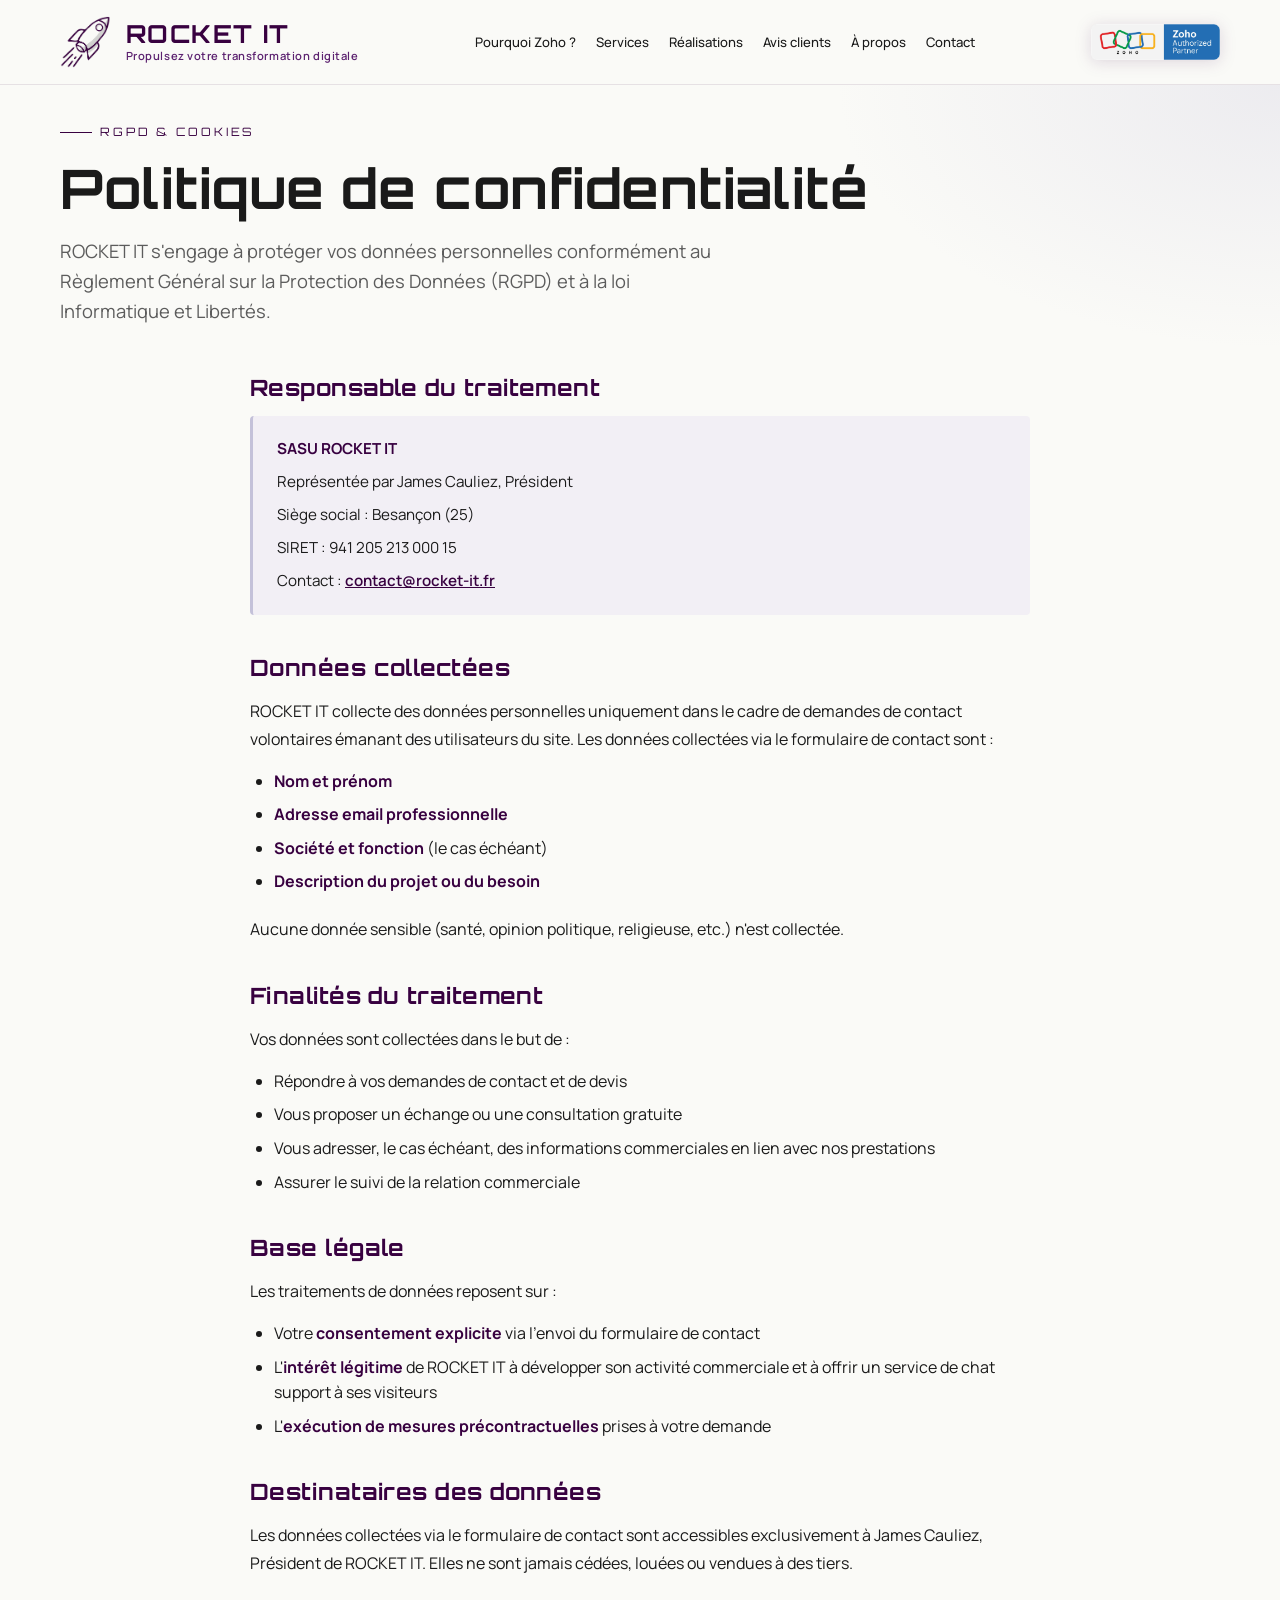
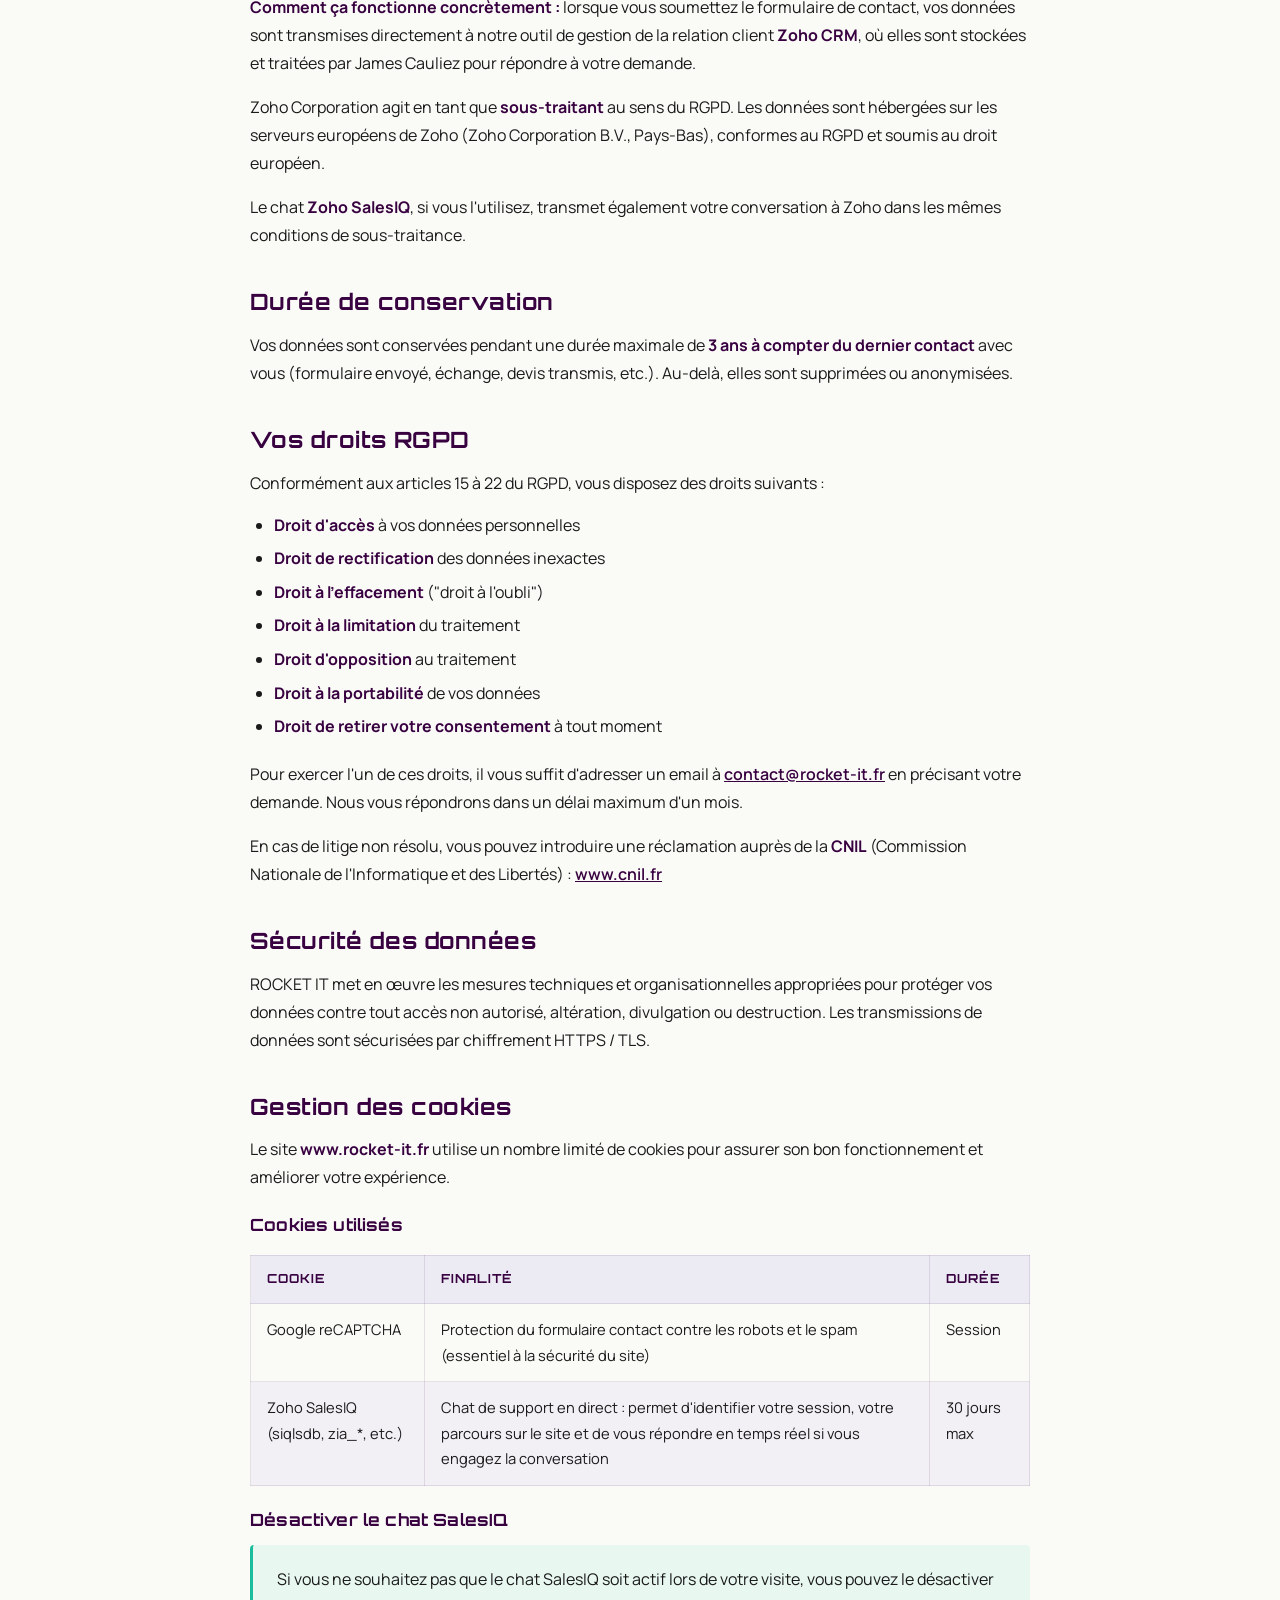
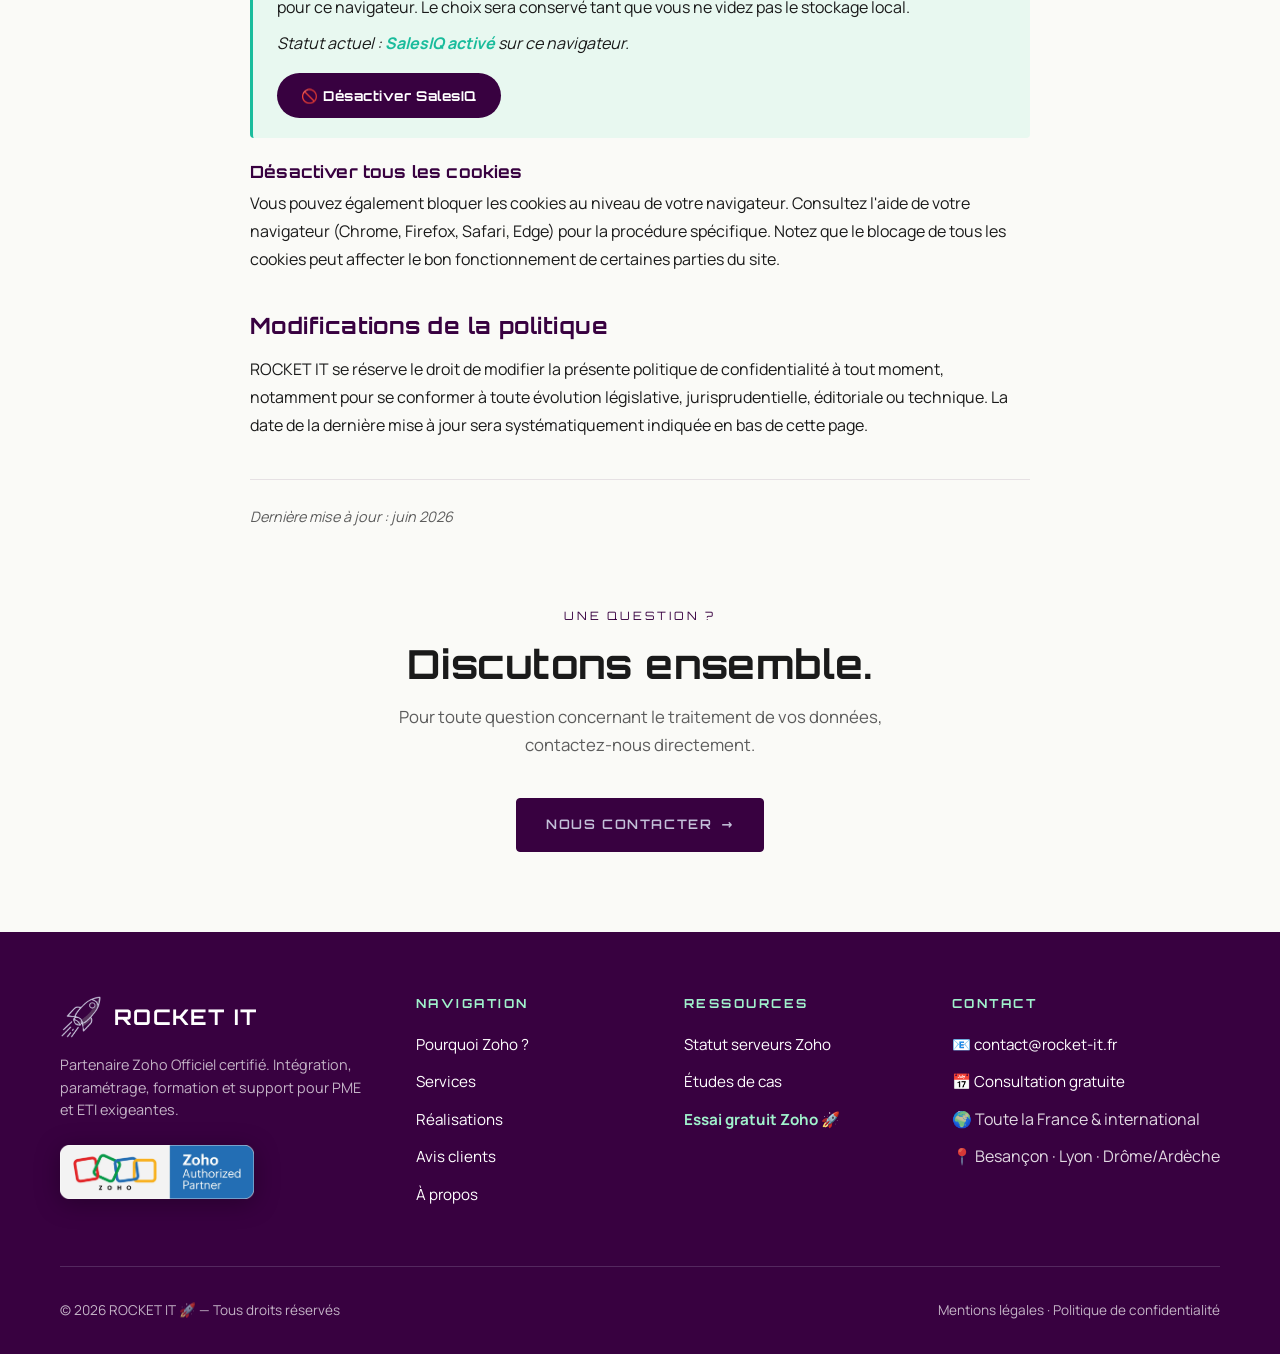
<file: politique-confidentialite.html>
<!DOCTYPE html>
<html lang="fr">
<head>
<!-- Google tag (gtag.js) -->
<script async src="https://www.googletagmanager.com/gtag/js?id=AW-18273184706"></script>
<script>
  window.dataLayer = window.dataLayer || [];
  function gtag(){dataLayer.push(arguments);}
  gtag('js', new Date());
  gtag('config', 'AW-18273184706');
</script>
<meta charset="UTF-8">
<meta name="viewport" content="width=device-width, initial-scale=1.0">
<title>Politique de confidentialité RGPD | ROCKET IT</title>
<meta name="description" content="Politique de confidentialité et gestion des cookies du site ROCKET IT, en conformité avec le RGPD. Droits d'accès, rectification, suppression.">
<meta name="keywords" content="politique confidentialité rocket it, rgpd, cookies, données personnelles">
<meta name="author" content="James Cauliez, ROCKET IT">
<meta name="language" content="French">
<meta name="geo.region" content="FR-25">
<meta name="geo.placename" content="Besançon, France">
<meta name="robots" content="noindex, follow">
<link rel="canonical" href="https://www.rocket-it.fr/politique-confidentialite.html">

<!-- Open Graph (Facebook, LinkedIn) -->
<meta property="og:type" content="website">
<meta property="og:locale" content="fr_FR">
<meta property="og:site_name" content="ROCKET IT">
<meta property="og:url" content="https://www.rocket-it.fr/politique-confidentialite.html">
<meta property="og:title" content="Politique de confidentialité | ROCKET IT">
<meta property="og:description" content="Protection des données et gestion des cookies, conforme RGPD.">
<meta property="og:image" content="https://www.rocket-it.fr/assets/og-rocket-it.jpg">
<meta property="og:image:width" content="1200">
<meta property="og:image:height" content="630">
<meta property="og:image:alt" content="ROCKET IT — Partenaire Zoho Officiel Certifié">

<!-- Twitter Card -->
<meta name="twitter:card" content="summary_large_image">
<meta name="twitter:title" content="Politique de confidentialité | ROCKET IT">
<meta name="twitter:description" content="Protection des données et gestion des cookies, conforme RGPD.">
<meta name="twitter:image" content="https://www.rocket-it.fr/assets/og-rocket-it.jpg">

<link rel="icon" type="image/x-icon" href="/favicon.ico?v=2">
<link rel="icon" type="image/png" sizes="32x32" href="assets/favicon-32x32.png?v=2">
<link rel="icon" type="image/png" sizes="16x16" href="assets/favicon-16x16.png?v=2">
<link rel="icon" type="image/png" sizes="192x192" href="assets/favicon-192x192.png?v=2">
<link rel="icon" type="image/png" sizes="512x512" href="assets/favicon-512x512.png?v=2">
<link rel="apple-touch-icon" sizes="180x180" href="assets/apple-touch-icon.png?v=2">
<meta name="theme-color" content="#380140">
<link rel="preconnect" href="https://fonts.googleapis.com">
<link rel="preconnect" href="https://fonts.gstatic.com" crossorigin>
<link href="https://fonts.googleapis.com/css2?family=Orbitron:wght@500;700;800;900&family=Manrope:wght@300;400;500;600;700;800&display=swap" rel="stylesheet">
<link rel="stylesheet" href="css/style.css">
<link rel="icon" type="image/x-icon" href="/favicon.ico?v=2">
<link rel="icon" type="image/png" sizes="32x32" href="assets/favicon-32x32.png?v=2">
<link rel="icon" type="image/png" sizes="16x16" href="assets/favicon-16x16.png?v=2">
<link rel="icon" type="image/png" sizes="192x192" href="assets/favicon-192x192.png?v=2">
<link rel="icon" type="image/png" sizes="512x512" href="assets/favicon-512x512.png?v=2">
<link rel="apple-touch-icon" sizes="180x180" href="assets/apple-touch-icon.png?v=2">
<meta name="theme-color" content="#380140">
<style>
.legal-content { max-width: 780px; margin: 0 auto; line-height: 1.75; }
.legal-content h2 { font-family: var(--font-display); color: var(--violet); margin-top: 2.5rem; margin-bottom: 1rem; font-size: 1.4rem; letter-spacing: 0.02em; }
.legal-content h2:first-of-type { margin-top: 0; }
.legal-content h3 { color: var(--violet); margin-top: 1.5rem; margin-bottom: 0.5rem; font-size: 1.05rem; font-weight: 700; }
.legal-content p { margin-bottom: 1rem; color: var(--text); }
.legal-content ul { margin: 0.75rem 0 1.25rem 1.5rem; }
.legal-content li { margin-bottom: 0.5rem; line-height: 1.6; }
.legal-content a { color: var(--violet); text-decoration: underline; font-weight: 600; }
.legal-content a:hover { color: var(--mint-darker); }
.legal-content strong { color: var(--violet); font-weight: 700; }
.legal-info-block { background: var(--bg-soft); border-left: 3px solid var(--lavande); padding: 1.25rem 1.5rem; border-radius: 4px; margin: 1rem 0 1.5rem; }
.legal-info-block p { margin-bottom: 0.4rem; font-size: 0.95rem; }
.legal-info-block p:last-child { margin-bottom: 0; }
.mint-block { background: var(--mint-bg); border-left: 3px solid var(--mint-darker); padding: 1.25rem 1.5rem; border-radius: 4px; margin: 1rem 0 1.5rem; }
.mint-block p { margin-bottom: 0.5rem; }
.mint-block p:last-child { margin-bottom: 0; }
.cookie-preferences-btn { display: inline-block; margin-top: 0.5rem; padding: 0.85rem 1.5rem; background: var(--violet); color: #fff !important; border-radius: 100px; font-family: var(--font-display); font-weight: 700; font-size: 0.85rem; letter-spacing: 0.04em; text-decoration: none !important; transition: all 0.2s var(--ease); border: none; cursor: pointer; }
.cookie-preferences-btn:hover { background: var(--mint-darker); transform: translateY(-2px); }
.cookie-table { width: 100%; border-collapse: collapse; margin: 1.25rem 0; font-size: 0.92rem; }
.cookie-table th, .cookie-table td { padding: 0.8rem 1rem; border: 1px solid var(--border); text-align: left; vertical-align: top; }
.cookie-table th { background: var(--bg-lavande); color: var(--violet); font-family: var(--font-display); font-size: 0.78rem; letter-spacing: 0.08em; text-transform: uppercase; font-weight: 700; }
.cookie-table tr:nth-child(even) td { background: var(--bg-soft); }
</style>
</head>
<body>

<header class="site-header">
  <div class="container">
    <nav class="nav">
      <a href="index.html" class="logo">
        <img src="assets/fusee-violet.webp" alt="" class="logo-icon">
        <div class="logo-text"><span class="logo-name">ROCKET&nbsp;IT</span><span class="logo-tagline">Propulsez votre transformation digitale</span></div>
      </a>
      <ul class="nav-links">
        <li><a href="pourquoi-zoho.html">Pourquoi Zoho ?</a></li>
        <li><a href="services.html">Services</a></li>
        <li><a href="realisations.html">Réalisations</a></li>
        <li><a href="avis.html">Avis clients</a></li>
        <li><a href="a-propos.html">À propos</a></li>
        <li><a href="contact.html">Contact</a></li>
      </ul>
      <div class="zoho-badge-wrapper"><img src="assets/zoho-authorized-partner-horizontal.webp" alt="ROCKET IT - Partenaire Zoho Officiel Certifié (Authorized Partner)"></div>
      <button class="burger" aria-label="Menu" aria-expanded="false"><span></span><span></span><span></span></button>
    </nav>
  </div>
</header>

<main>

  <section class="page-header">
    <div class="container">
      <div class="page-header-inner">
        <span class="section-label">RGPD &amp; Cookies</span>
        <h1>Politique de confidentialité</h1>
        <p class="lead">ROCKET IT s'engage à protéger vos données personnelles conformément au Règlement Général sur la Protection des Données (RGPD) et à la loi Informatique et Libertés.</p>
      </div>
    </div>
  </section>

  <section class="section">
    <div class="container">
      <div class="legal-content">

        <h2>Responsable du traitement</h2>
        <div class="legal-info-block">
          <p><strong>SASU ROCKET IT</strong></p>
          <p>Représentée par James Cauliez, Président</p>
          <p>Siège social : Besançon (25)</p>
          <p>SIRET : 941 205 213 000 15</p>
          <p>Contact : <a href="mailto:contact@rocket-it.fr">contact@rocket-it.fr</a></p>
        </div>

        <h2>Données collectées</h2>
        <p>ROCKET IT collecte des données personnelles uniquement dans le cadre de demandes de contact volontaires émanant des utilisateurs du site. Les données collectées via le formulaire de contact sont :</p>
        <ul>
          <li><strong>Nom et prénom</strong></li>
          <li><strong>Adresse email professionnelle</strong></li>
          <li><strong>Société et fonction</strong> (le cas échéant)</li>
          <li><strong>Description du projet ou du besoin</strong></li>
        </ul>
        <p>Aucune donnée sensible (santé, opinion politique, religieuse, etc.) n'est collectée.</p>

        <h2>Finalités du traitement</h2>
        <p>Vos données sont collectées dans le but de :</p>
        <ul>
          <li>Répondre à vos demandes de contact et de devis</li>
          <li>Vous proposer un échange ou une consultation gratuite</li>
          <li>Vous adresser, le cas échéant, des informations commerciales en lien avec nos prestations</li>
          <li>Assurer le suivi de la relation commerciale</li>
        </ul>

        <h2>Base légale</h2>
        <p>Les traitements de données reposent sur :</p>
        <ul>
          <li>Votre <strong>consentement explicite</strong> via l'envoi du formulaire de contact</li>
          <li>L'<strong>intérêt légitime</strong> de ROCKET IT à développer son activité commerciale et à offrir un service de chat support à ses visiteurs</li>
          <li>L'<strong>exécution de mesures précontractuelles</strong> prises à votre demande</li>
        </ul>

        <h2>Destinataires des données</h2>
        <p>Les données collectées via le formulaire de contact sont accessibles exclusivement à James Cauliez, Président de ROCKET IT. Elles ne sont jamais cédées, louées ou vendues à des tiers.</p>
        <p><strong>Comment ça fonctionne concrètement :</strong> lorsque vous soumettez le formulaire de contact, vos données sont transmises directement à notre outil de gestion de la relation client <strong>Zoho CRM</strong>, où elles sont stockées et traitées par James Cauliez pour répondre à votre demande.</p>
        <p>Zoho Corporation agit en tant que <strong>sous-traitant</strong> au sens du RGPD. Les données sont hébergées sur les serveurs européens de Zoho (Zoho Corporation B.V., Pays-Bas), conformes au RGPD et soumis au droit européen.</p>
        <p>Le chat <strong>Zoho SalesIQ</strong>, si vous l'utilisez, transmet également votre conversation à Zoho dans les mêmes conditions de sous-traitance.</p>

        <h2>Durée de conservation</h2>
        <p>Vos données sont conservées pendant une durée maximale de <strong>3 ans à compter du dernier contact</strong> avec vous (formulaire envoyé, échange, devis transmis, etc.). Au-delà, elles sont supprimées ou anonymisées.</p>

        <h2>Vos droits RGPD</h2>
        <p>Conformément aux articles 15 à 22 du RGPD, vous disposez des droits suivants :</p>
        <ul>
          <li><strong>Droit d'accès</strong> à vos données personnelles</li>
          <li><strong>Droit de rectification</strong> des données inexactes</li>
          <li><strong>Droit à l'effacement</strong> ("droit à l'oubli")</li>
          <li><strong>Droit à la limitation</strong> du traitement</li>
          <li><strong>Droit d'opposition</strong> au traitement</li>
          <li><strong>Droit à la portabilité</strong> de vos données</li>
          <li><strong>Droit de retirer votre consentement</strong> à tout moment</li>
        </ul>
        <p>Pour exercer l'un de ces droits, il vous suffit d'adresser un email à <a href="mailto:contact@rocket-it.fr">contact@rocket-it.fr</a> en précisant votre demande. Nous vous répondrons dans un délai maximum d'un mois.</p>
        <p>En cas de litige non résolu, vous pouvez introduire une réclamation auprès de la <strong>CNIL</strong> (Commission Nationale de l'Informatique et des Libertés) : <a href="https://www.cnil.fr" target="_blank" rel="noopener noreferrer">www.cnil.fr</a></p>

        <h2>Sécurité des données</h2>
        <p>ROCKET IT met en œuvre les mesures techniques et organisationnelles appropriées pour protéger vos données contre tout accès non autorisé, altération, divulgation ou destruction. Les transmissions de données sont sécurisées par chiffrement HTTPS / TLS.</p>

        <h2>Gestion des cookies</h2>
        <p>Le site <strong>www.rocket-it.fr</strong> utilise un nombre limité de cookies pour assurer son bon fonctionnement et améliorer votre expérience.</p>

        <h3>Cookies utilisés</h3>
        <table class="cookie-table">
          <thead>
            <tr><th>Cookie</th><th>Finalité</th><th>Durée</th></tr>
          </thead>
          <tbody>
            <tr><td>Google reCAPTCHA</td><td>Protection du formulaire contact contre les robots et le spam (essentiel à la sécurité du site)</td><td>Session</td></tr>
            <tr><td>Zoho SalesIQ (siqlsdb, zia_*, etc.)</td><td>Chat de support en direct : permet d'identifier votre session, votre parcours sur le site et de vous répondre en temps réel si vous engagez la conversation</td><td>30 jours max</td></tr>
          </tbody>
        </table>

        <h3>Désactiver le chat SalesIQ</h3>
        <div class="mint-block">
          <p>Si vous ne souhaitez pas que le chat SalesIQ soit actif lors de votre visite, vous pouvez le désactiver pour ce navigateur. Le choix sera conservé tant que vous ne videz pas le stockage local.</p>
          <p id="salesiq-status-text"><em>Statut actuel : chargement…</em></p>
          <div id="salesiq-toggle-buttons"></div>
        </div>

        <h3>Désactiver tous les cookies</h3>
        <p>Vous pouvez également bloquer les cookies au niveau de votre navigateur. Consultez l'aide de votre navigateur (Chrome, Firefox, Safari, Edge) pour la procédure spécifique. Notez que le blocage de tous les cookies peut affecter le bon fonctionnement de certaines parties du site.</p>

        <h2>Modifications de la politique</h2>
        <p>ROCKET IT se réserve le droit de modifier la présente politique de confidentialité à tout moment, notamment pour se conformer à toute évolution législative, jurisprudentielle, éditoriale ou technique. La date de la dernière mise à jour sera systématiquement indiquée en bas de cette page.</p>

        <p style="margin-top: 2.5rem; padding-top: 1.5rem; border-top: 1px solid var(--border); font-size: 0.9rem; color: var(--text-muted);"><em>Dernière mise à jour : juin 2026</em></p>

      </div>
    </div>
  </section>

  <section class="cta-section">
    <div class="container">
      <span class="section-label">Une question ?</span>
      <h2>Discutons ensemble.</h2>
      <p>Pour toute question concernant le traitement de vos données, contactez-nous directement.</p>
      <a href="contact.html" class="btn btn-primary btn-arrow">Nous contacter</a>
    </div>
  </section>

</main>

<footer class="site-footer">
  <div class="container">
    <div class="footer-grid">
      <div>
        <div class="footer-brand-logo"><img src="assets/fusee-lavande.webp" alt=""><span>ROCKET&nbsp;IT</span></div>
        <p class="footer-brand-text">Partenaire Zoho Officiel certifié. Intégration, paramétrage, formation et support pour PME et ETI exigeantes.</p>
        <div class="footer-zoho-badge"><img src="assets/zoho-authorized-partner-horizontal.webp" alt="ROCKET IT - Partenaire Zoho Officiel Certifié (Authorized Partner)"></div>
      </div>
      <div class="footer-col"><h4>Navigation</h4><ul><li><a href="pourquoi-zoho.html">Pourquoi Zoho ?</a></li><li><a href="services.html">Services</a></li><li><a href="realisations.html">Réalisations</a></li><li><a href="avis.html">Avis clients</a></li><li><a href="a-propos.html">À propos</a></li></ul></div>
      <div class="footer-col"><h4>Ressources</h4><ul><li><a href="statut-zoho.html">Statut serveurs Zoho</a></li><li><a href="realisations.html">Études de cas</a></li><li><a href="https://store.zoho.eu/ResellerCustomerSignUp.do?id=23485ec546ddc9b73a7d4bac2358c5e1&amp;locale=fr" target="_blank" rel="noopener noreferrer" class="footer-trial-mini">Essai gratuit Zoho 🚀</a></li></ul></div>
      <div class="footer-col"><h4>Contact</h4><ul><li><a href="mailto:contact@rocket-it.fr">📧 contact@rocket-it.fr</a></li><li><a href="contact.html">📅 Consultation gratuite</a></li><li class="contact-bases">🌍 Toute la France &amp; international</li><li class="contact-bases">📍 Besançon · Lyon · Drôme/Ardèche</li></ul></div>
    </div>
    <div class="footer-bottom">
      <span>© <span id="year">2026</span> ROCKET&nbsp;IT 🚀 — Tous droits réservés</span>
      <span class="footer-legal-links"><a href="mentions-legales.html">Mentions légales</a> · <a href="politique-confidentialite.html">Politique de confidentialité</a></span>
    </div>
  </div>
</footer>

<script src="js/main.js"></script>
<script>
(function() {
  // Détecter l'état de SalesIQ et afficher le bon bouton
  const disabled = localStorage.getItem('rocketit_salesiq_disabled') === 'true';
  const statusEl = document.getElementById('salesiq-status-text');
  const btnContainer = document.getElementById('salesiq-toggle-buttons');
  if (!statusEl || !btnContainer) return;

  if (disabled) {
    statusEl.innerHTML = '<em>Statut actuel : <strong style="color: #B91C1C;">SalesIQ désactivé</strong> sur ce navigateur.</em>';
    btnContainer.innerHTML = '<button type="button" class="cookie-preferences-btn" onclick="enableSalesIQ()">✅ Réactiver SalesIQ</button>';
  } else {
    statusEl.innerHTML = '<em>Statut actuel : <strong style="color: var(--mint-darker);">SalesIQ activé</strong> sur ce navigateur.</em>';
    btnContainer.innerHTML = '<button type="button" class="cookie-preferences-btn" onclick="disableSalesIQ()">🚫 Désactiver SalesIQ</button>';
  }
})();
</script>
</body>
</html>
</file>
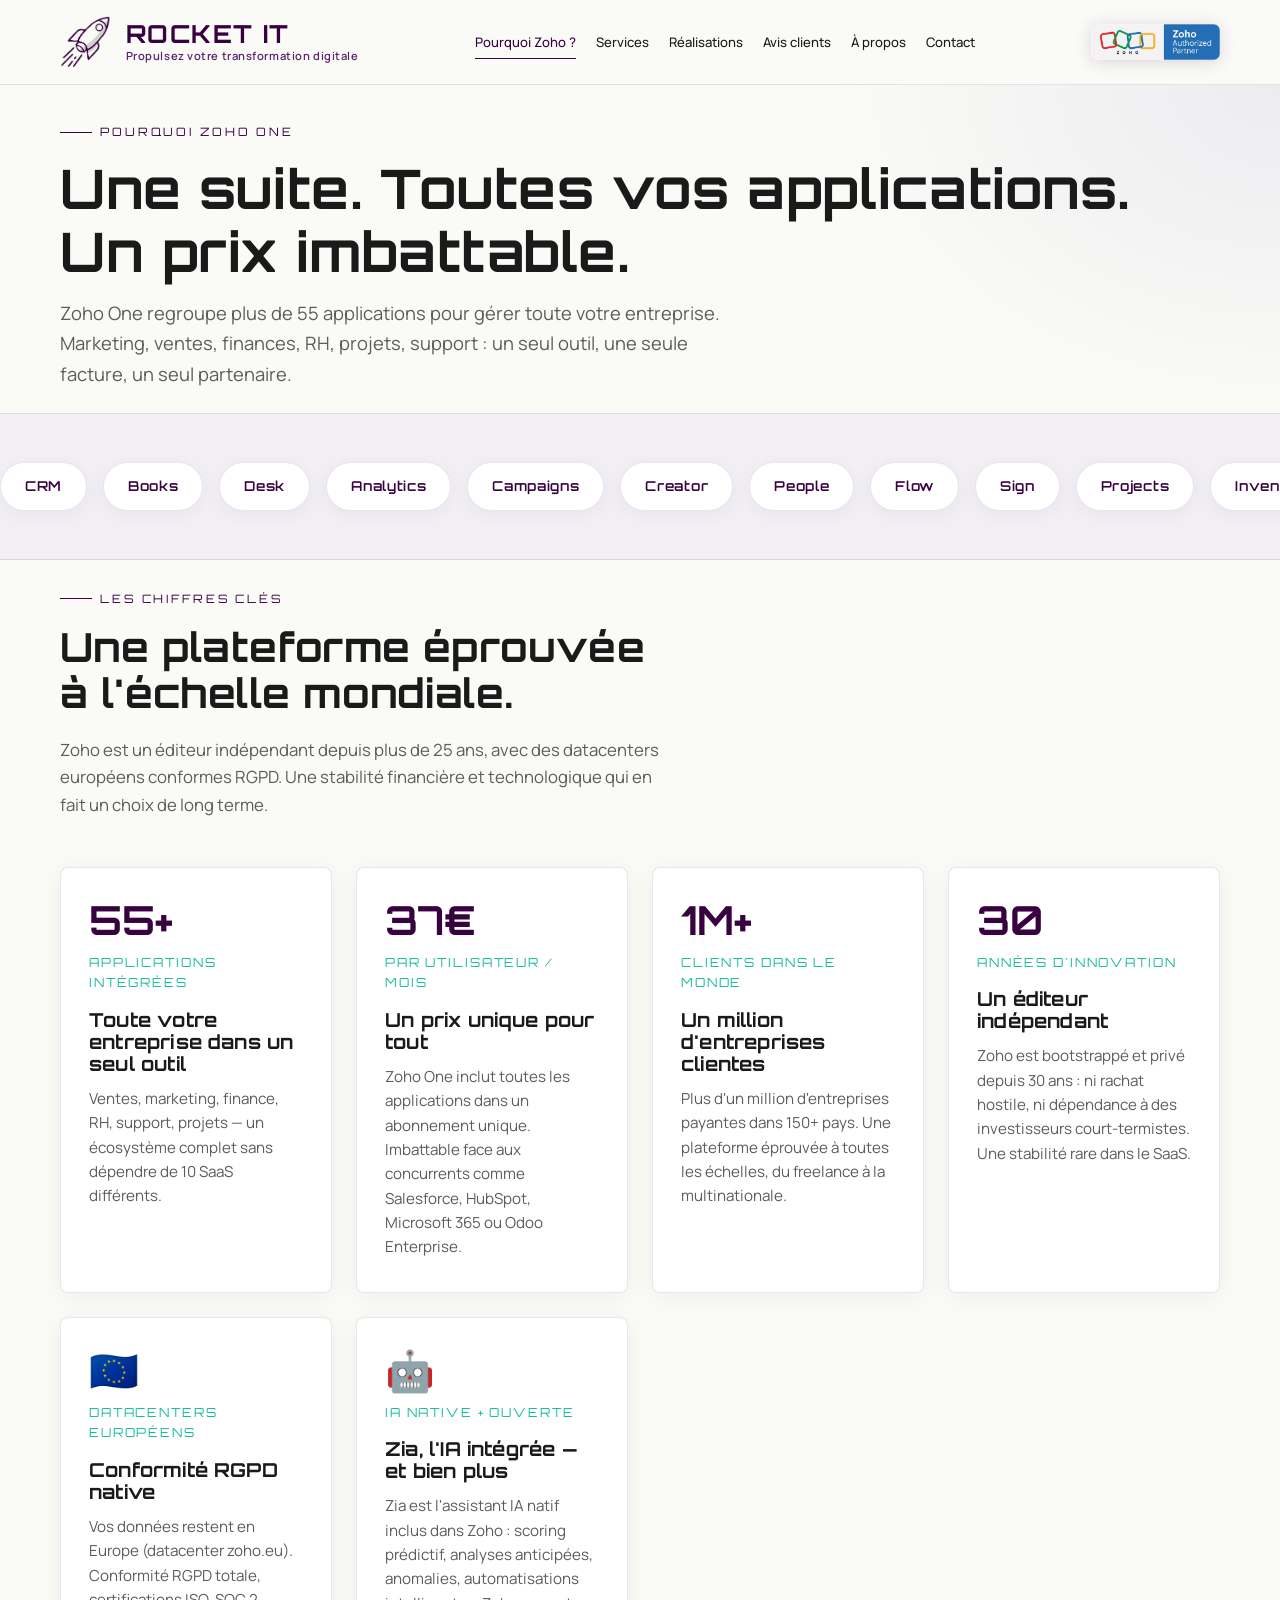
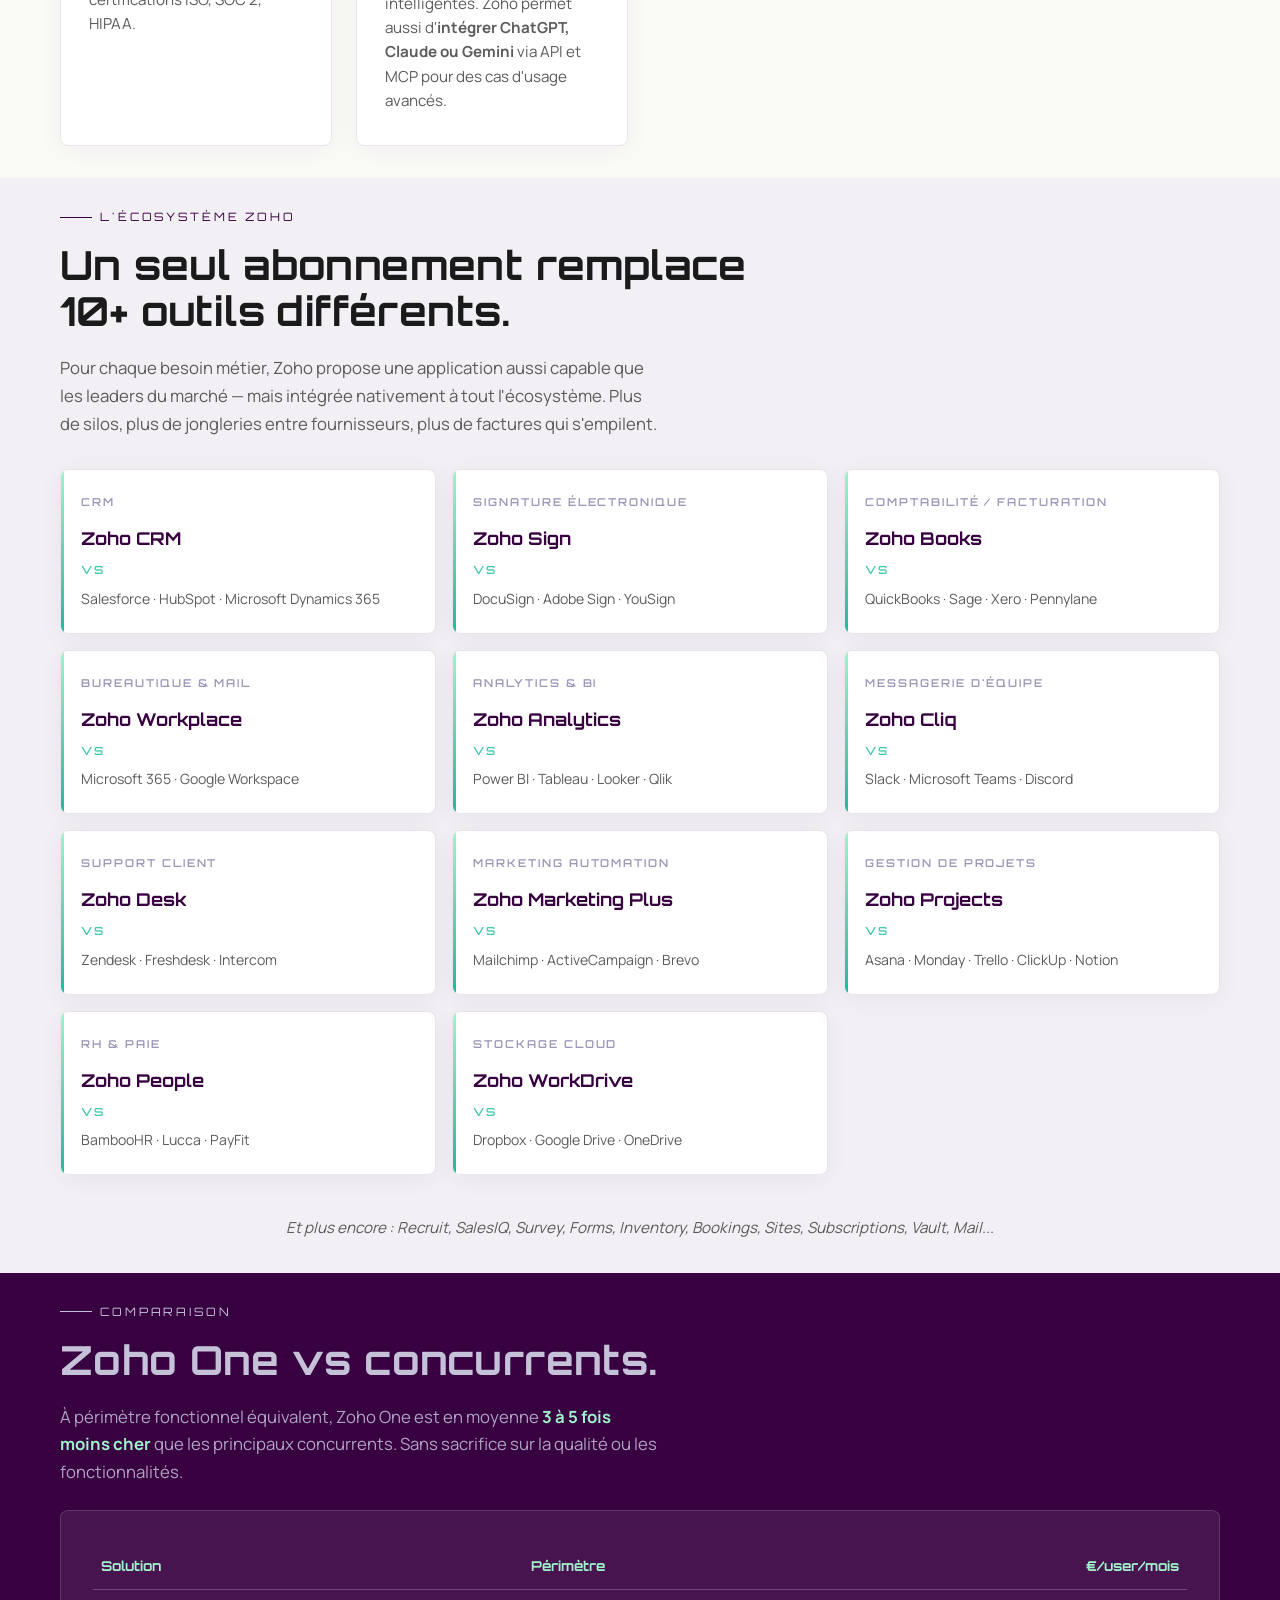
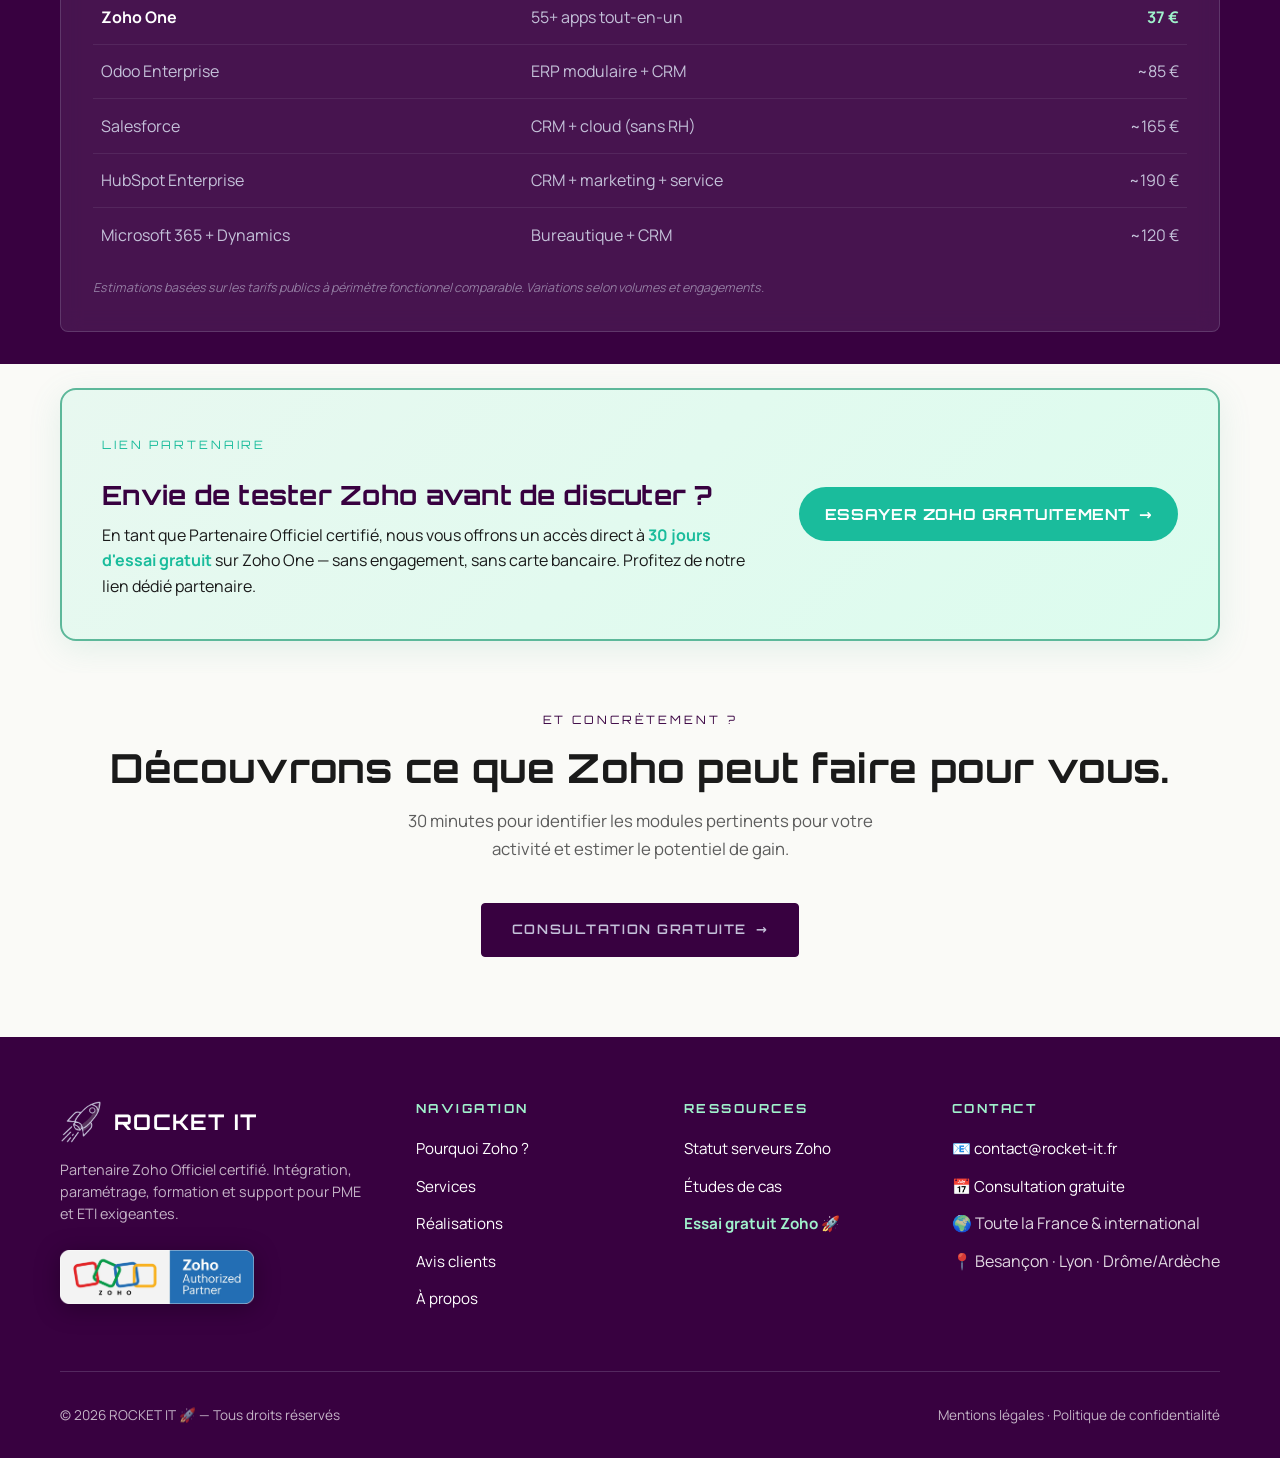
<file: pourquoi-zoho.html>
<!DOCTYPE html>
<html lang="fr">
<head>
<!-- Google tag (gtag.js) -->
<script async src="https://www.googletagmanager.com/gtag/js?id=AW-18273184706"></script>
<script>
  window.dataLayer = window.dataLayer || [];
  function gtag(){dataLayer.push(arguments);}
  gtag('js', new Date());
  gtag('config', 'AW-18273184706');
</script>
<meta charset="UTF-8">
<meta name="viewport" content="width=device-width, initial-scale=1.0">
<title>Pourquoi choisir Zoho One ? | 50+ apps, écosystème intégré — ROCKET IT</title>
<meta name="description" content="Pourquoi Zoho One est la suite logicielle la plus complète du marché pour PME et ETI. Comparatif avec Salesforce, HubSpot, Microsoft 365. Avis d'un partenaire Zoho certifié.">
<meta name="keywords" content="pourquoi zoho one, zoho vs salesforce, zoho vs hubspot, zoho vs microsoft, comparatif crm pme, avantages zoho one, écosystème zoho">
<meta name="author" content="James Cauliez, ROCKET IT">
<meta name="language" content="French">
<meta name="geo.region" content="FR-25">
<meta name="geo.placename" content="Besançon, France">
<meta name="robots" content="index, follow">
<link rel="canonical" href="https://www.rocket-it.fr/pourquoi-zoho.html">

<!-- Open Graph (Facebook, LinkedIn) -->
<meta property="og:type" content="website">
<meta property="og:locale" content="fr_FR">
<meta property="og:site_name" content="ROCKET IT">
<meta property="og:url" content="https://www.rocket-it.fr/pourquoi-zoho.html">
<meta property="og:title" content="Pourquoi choisir Zoho One ? — ROCKET IT">
<meta property="og:description" content="50+ applications intégrées en un seul abonnement. Comparaison Zoho vs Salesforce, HubSpot, Microsoft 365 pour PME.">
<meta property="og:image" content="https://www.rocket-it.fr/assets/og-rocket-it.jpg">
<meta property="og:image:width" content="1200">
<meta property="og:image:height" content="630">
<meta property="og:image:alt" content="ROCKET IT — Partenaire Zoho Officiel Certifié">

<!-- Twitter Card -->
<meta name="twitter:card" content="summary_large_image">
<meta name="twitter:title" content="Pourquoi choisir Zoho One ? — ROCKET IT">
<meta name="twitter:description" content="50+ applications intégrées en un seul abonnement. Comparaison Zoho vs Salesforce, HubSpot, Microsoft 365 pour PME.">
<meta name="twitter:image" content="https://www.rocket-it.fr/assets/og-rocket-it.jpg">

<link rel="icon" type="image/x-icon" href="/favicon.ico?v=2">
<link rel="icon" type="image/png" sizes="32x32" href="assets/favicon-32x32.png?v=2">
<link rel="icon" type="image/png" sizes="16x16" href="assets/favicon-16x16.png?v=2">
<link rel="icon" type="image/png" sizes="192x192" href="assets/favicon-192x192.png?v=2">
<link rel="icon" type="image/png" sizes="512x512" href="assets/favicon-512x512.png?v=2">
<link rel="apple-touch-icon" sizes="180x180" href="assets/apple-touch-icon.png?v=2">
<meta name="theme-color" content="#380140">
<link rel="preconnect" href="https://fonts.googleapis.com">
<link rel="preconnect" href="https://fonts.gstatic.com" crossorigin>
<link href="https://fonts.googleapis.com/css2?family=Orbitron:wght@500;600;700&family=Manrope:wght@300;400;500;600;700&display=swap" rel="stylesheet">
<link rel="stylesheet" href="css/style.css">
<style>
.benefits-grid { display: grid; grid-template-columns: repeat(auto-fit, minmax(260px, 1fr)); gap: 1.5rem; margin-top: 3rem; }
.benefit { background: var(--bg-card); border: 1px solid var(--border); border-radius: 8px; padding: 2rem 1.75rem; box-shadow: var(--shadow-card); }
.benefit-number { font-family: var(--font-display); font-size: 2.5rem; font-weight: 700; color: var(--violet); line-height: 1; margin-bottom: 0.75rem; }
.benefit-label { font-family: var(--font-display); font-size: 0.78rem; letter-spacing: 0.15em; text-transform: uppercase; color: var(--mint-darker); margin-bottom: 1rem; }
.benefit h3 { font-size: 1.2rem; margin-bottom: 0.75rem; }
.benefit p { color: var(--text-muted); font-size: 0.95rem; line-height: 1.6; }
.modules-marquee-wrapper { background: var(--bg-soft); padding: 3rem 0; overflow: hidden; border-top: 1px solid var(--border); border-bottom: 1px solid var(--border); }
.modules-marquee { display: flex; gap: 1rem; animation: marquee 40s linear infinite; }
.modules-marquee:hover { animation-play-state: paused; }
@keyframes marquee {
  0% { transform: translateX(0); }
  100% { transform: translateX(-50%); }
}
.module-pill { flex-shrink: 0; background: #fff; border: 1px solid var(--border); border-radius: 100px; padding: 0.75rem 1.5rem; font-family: var(--font-display); font-size: 0.85rem; font-weight: 600; color: var(--violet); letter-spacing: 0.05em; box-shadow: var(--shadow-card); }

/* Ecosystem grid */
.ecosystem-grid { display: grid; grid-template-columns: repeat(auto-fit, minmax(280px, 1fr)); gap: 1rem; margin-top: 2rem; }
.eco-card { background: var(--bg-card); border: 1px solid var(--border); border-radius: 8px; padding: 1.5rem 1.25rem; box-shadow: var(--shadow-card); transition: all 0.3s var(--ease); position: relative; overflow: hidden; }
.eco-card:hover { transform: translateY(-3px); box-shadow: var(--shadow-card-hover); border-color: var(--border-mint); }
.eco-card::before { content: ''; position: absolute; left: 0; top: 0; bottom: 0; width: 3px; background: linear-gradient(180deg, var(--mint) 0%, var(--mint-darker) 100%); }
.eco-category { font-family: var(--font-display); font-size: 0.68rem; letter-spacing: 0.18em; text-transform: uppercase; color: var(--lavande-dark); margin-bottom: 0.75rem; font-weight: 600; }
.eco-zoho { font-family: var(--font-display); font-size: 1.1rem; font-weight: 700; color: var(--violet); margin-bottom: 0.5rem; }
.eco-vs { font-family: var(--font-display); font-size: 0.7rem; letter-spacing: 0.2em; color: var(--mint-darker); margin-bottom: 0.5rem; text-transform: uppercase; font-weight: 600; opacity: 0.8; }
.eco-competitors { font-size: 0.88rem; color: var(--text-muted); line-height: 1.5; }
</style>
<script type="application/ld+json">
{
  "@context": "https://schema.org",
  "@type": "BreadcrumbList",
  "itemListElement": [
    {"@type": "ListItem", "position": 1, "name": "Accueil", "item": "https://www.rocket-it.fr/"},
    {"@type": "ListItem", "position": 2, "name": "Pourquoi Zoho ?", "item": "https://www.rocket-it.fr/pourquoi-zoho.html"}
  ]
}
</script>
</head>
<body>

<header class="site-header">
  <div class="container">
    <nav class="nav">
      <a href="index.html" class="logo">
        <img src="assets/fusee-violet.webp" alt="" class="logo-icon">
        <div class="logo-text"><span class="logo-name">ROCKET&nbsp;IT</span><span class="logo-tagline">Propulsez votre transformation digitale</span></div>
      </a>
      <ul class="nav-links">
        <li><a href="pourquoi-zoho.html" class="active">Pourquoi Zoho ?</a></li>
        <li><a href="services.html">Services</a></li>
        <li><a href="realisations.html">Réalisations</a></li>
        <li><a href="avis.html">Avis clients</a></li>
        <li><a href="a-propos.html">À propos</a></li>
        <li><a href="contact.html">Contact</a></li>
      </ul>
      <div class="zoho-badge-wrapper"><img src="assets/zoho-authorized-partner-horizontal.webp" alt="ROCKET IT - Partenaire Zoho Officiel Certifié (Authorized Partner)"></div>
      <button class="burger" aria-label="Menu" aria-expanded="false"><span></span><span></span><span></span></button>
    </nav>
  </div>
</header>

<main>

  <section class="page-header">
    <div class="container">
      <div class="page-header-inner">
        <span class="section-label">Pourquoi Zoho One</span>
        <h1>Une suite. Toutes vos applications.<br>Un prix imbattable.</h1>
        <p class="lead">Zoho One regroupe plus de 55 applications pour gérer toute votre entreprise. Marketing, ventes, finances, RH, projets, support : un seul outil, une seule facture, un seul partenaire.</p>
      </div>
    </div>
  </section>

  <!-- Marquee modules -->
  <section class="modules-marquee-wrapper" aria-label="Applications Zoho disponibles">
    <div class="modules-marquee">
      <span class="module-pill">CRM</span><span class="module-pill">Books</span><span class="module-pill">Desk</span><span class="module-pill">Analytics</span><span class="module-pill">Campaigns</span><span class="module-pill">Creator</span><span class="module-pill">People</span><span class="module-pill">Flow</span><span class="module-pill">Sign</span><span class="module-pill">Projects</span><span class="module-pill">Inventory</span><span class="module-pill">Mail</span><span class="module-pill">WorkDrive</span><span class="module-pill">Cliq</span><span class="module-pill">Learn</span><span class="module-pill">SalesIQ</span><span class="module-pill">Survey</span><span class="module-pill">Recruit</span><span class="module-pill">Bookings</span><span class="module-pill">Zia (IA)</span>
      <!-- duplicate for seamless loop -->
      <span class="module-pill">CRM</span><span class="module-pill">Books</span><span class="module-pill">Desk</span><span class="module-pill">Analytics</span><span class="module-pill">Campaigns</span><span class="module-pill">Creator</span><span class="module-pill">People</span><span class="module-pill">Flow</span><span class="module-pill">Sign</span><span class="module-pill">Projects</span><span class="module-pill">Inventory</span><span class="module-pill">Mail</span><span class="module-pill">WorkDrive</span><span class="module-pill">Cliq</span><span class="module-pill">Learn</span><span class="module-pill">SalesIQ</span><span class="module-pill">Survey</span><span class="module-pill">Recruit</span><span class="module-pill">Bookings</span><span class="module-pill">Zia (IA)</span>
    </div>
  </section>

  <section class="section">
    <div class="container">
      <span class="section-label">Les chiffres clés</span>
      <h2 style="margin-bottom:1.25rem;">Une plateforme éprouvée<br>à l'échelle mondiale.</h2>
      <p class="section-intro">Zoho est un éditeur indépendant depuis plus de 25 ans, avec des datacenters européens conformes RGPD. Une stabilité financière et technologique qui en fait un choix de long terme.</p>

      <div class="benefits-grid">
        <div class="benefit">
          <div class="benefit-number">55+</div>
          <div class="benefit-label">Applications intégrées</div>
          <h3>Toute votre entreprise dans un seul outil</h3>
          <p>Ventes, marketing, finance, RH, support, projets — un écosystème complet sans dépendre de 10 SaaS différents.</p>
        </div>
        <div class="benefit">
          <div class="benefit-number">37€</div>
          <div class="benefit-label">Par utilisateur / mois</div>
          <h3>Un prix unique pour tout</h3>
          <p>Zoho One inclut toutes les applications dans un abonnement unique. Imbattable face aux concurrents comme Salesforce, HubSpot, Microsoft 365 ou Odoo Enterprise.</p>
        </div>
        <div class="benefit">
          <div class="benefit-number">1M+</div>
          <div class="benefit-label">Clients dans le monde</div>
          <h3>Un million d'entreprises clientes</h3>
          <p>Plus d'un million d'entreprises payantes dans 150+ pays. Une plateforme éprouvée à toutes les échelles, du freelance à la multinationale.</p>
        </div>
        <div class="benefit">
          <div class="benefit-number">30</div>
          <div class="benefit-label">Années d'innovation</div>
          <h3>Un éditeur indépendant</h3>
          <p>Zoho est bootstrappé et privé depuis 30 ans : ni rachat hostile, ni dépendance à des investisseurs court-termistes. Une stabilité rare dans le SaaS.</p>
        </div>
        <div class="benefit">
          <div class="benefit-number">🇪🇺</div>
          <div class="benefit-label">Datacenters européens</div>
          <h3>Conformité RGPD native</h3>
          <p>Vos données restent en Europe (datacenter zoho.eu). Conformité RGPD totale, certifications ISO, SOC 2, HIPAA.</p>
        </div>
        <div class="benefit">
          <div class="benefit-number">🤖</div>
          <div class="benefit-label">IA native + ouverte</div>
          <h3>Zia, l'IA intégrée — et bien plus</h3>
          <p>Zia est l'assistant IA natif inclus dans Zoho : scoring prédictif, analyses anticipées, anomalies, automatisations intelligentes. Zoho permet aussi d'<strong>intégrer ChatGPT, Claude ou Gemini</strong> via API et MCP pour des cas d'usage avancés.</p>
        </div>
      </div>
    </div>
  </section>

  <!-- ECOSYSTEME ZOHO VS CONCURRENTS -->
  <section class="section section-soft">
    <div class="container">
      <span class="section-label">L'écosystème Zoho</span>
      <h2 style="margin-bottom:1.25rem;">Un seul abonnement remplace<br>10+ outils différents.</h2>
      <p class="section-intro">Pour chaque besoin métier, Zoho propose une application aussi capable que les leaders du marché — mais intégrée nativement à tout l'écosystème. Plus de silos, plus de jongleries entre fournisseurs, plus de factures qui s'empilent.</p>

      <div class="ecosystem-grid">
        <div class="eco-card">
          <div class="eco-category">CRM</div>
          <div class="eco-zoho">Zoho CRM</div>
          <div class="eco-vs">vs</div>
          <div class="eco-competitors">Salesforce · HubSpot · Microsoft Dynamics 365</div>
        </div>
        <div class="eco-card">
          <div class="eco-category">Signature électronique</div>
          <div class="eco-zoho">Zoho Sign</div>
          <div class="eco-vs">vs</div>
          <div class="eco-competitors">DocuSign · Adobe Sign · YouSign</div>
        </div>
        <div class="eco-card">
          <div class="eco-category">Comptabilité / Facturation</div>
          <div class="eco-zoho">Zoho Books</div>
          <div class="eco-vs">vs</div>
          <div class="eco-competitors">QuickBooks · Sage · Xero · Pennylane</div>
        </div>
        <div class="eco-card">
          <div class="eco-category">Bureautique &amp; Mail</div>
          <div class="eco-zoho">Zoho Workplace</div>
          <div class="eco-vs">vs</div>
          <div class="eco-competitors">Microsoft 365 · Google Workspace</div>
        </div>
        <div class="eco-card">
          <div class="eco-category">Analytics &amp; BI</div>
          <div class="eco-zoho">Zoho Analytics</div>
          <div class="eco-vs">vs</div>
          <div class="eco-competitors">Power BI · Tableau · Looker · Qlik</div>
        </div>
        <div class="eco-card">
          <div class="eco-category">Messagerie d'équipe</div>
          <div class="eco-zoho">Zoho Cliq</div>
          <div class="eco-vs">vs</div>
          <div class="eco-competitors">Slack · Microsoft Teams · Discord</div>
        </div>
        <div class="eco-card">
          <div class="eco-category">Support client</div>
          <div class="eco-zoho">Zoho Desk</div>
          <div class="eco-vs">vs</div>
          <div class="eco-competitors">Zendesk · Freshdesk · Intercom</div>
        </div>
        <div class="eco-card">
          <div class="eco-category">Marketing automation</div>
          <div class="eco-zoho">Zoho Marketing Plus</div>
          <div class="eco-vs">vs</div>
          <div class="eco-competitors">Mailchimp · ActiveCampaign · Brevo</div>
        </div>
        <div class="eco-card">
          <div class="eco-category">Gestion de projets</div>
          <div class="eco-zoho">Zoho Projects</div>
          <div class="eco-vs">vs</div>
          <div class="eco-competitors">Asana · Monday · Trello · ClickUp · Notion</div>
        </div>
        <div class="eco-card">
          <div class="eco-category">RH &amp; Paie</div>
          <div class="eco-zoho">Zoho People</div>
          <div class="eco-vs">vs</div>
          <div class="eco-competitors">BambooHR · Lucca · PayFit</div>
        </div>
        <div class="eco-card">
          <div class="eco-category">Stockage cloud</div>
          <div class="eco-zoho">Zoho WorkDrive</div>
          <div class="eco-vs">vs</div>
          <div class="eco-competitors">Dropbox · Google Drive · OneDrive</div>
        </div>
      </div>

      <p style="text-align:center; margin-top: 2.5rem; color: var(--text-muted); font-style: italic; font-size: 0.95rem;">
        Et plus encore : Recruit, SalesIQ, Survey, Forms, Inventory, Bookings, Sites, Subscriptions, Vault, Mail...
      </p>
    </div>
  </section>

  <!-- Comparaison avec concurrents -->
  <section class="section section-violet">
    <div class="container">
      <span class="section-label">Comparaison</span>
      <h2 style="margin-bottom:1.25rem; color: var(--lavande);">Zoho One vs concurrents.</h2>
      <p class="section-intro" style="color: rgba(196,193,217,0.85);">À périmètre fonctionnel équivalent, Zoho One est en moyenne <strong style="color: var(--mint);">3 à 5 fois moins cher</strong> que les principaux concurrents. Sans sacrifice sur la qualité ou les fonctionnalités.</p>
      <div style="background: rgba(255,255,255,0.08); border-radius: 8px; padding: 2rem; backdrop-filter: blur(10px); border: 1px solid rgba(196,193,217,0.2);">
        <table style="width:100%; color: var(--lavande); border-collapse: collapse;">
          <thead>
            <tr style="border-bottom: 1px solid rgba(196,193,217,0.3);">
              <th style="text-align:left; padding: 0.75rem 0.5rem; font-family: var(--font-display); font-size: 0.85rem; color: var(--mint);">Solution</th>
              <th style="text-align:left; padding: 0.75rem 0.5rem; font-family: var(--font-display); font-size: 0.85rem; color: var(--mint);">Périmètre</th>
              <th style="text-align:right; padding: 0.75rem 0.5rem; font-family: var(--font-display); font-size: 0.85rem; color: var(--mint);">€/user/mois</th>
            </tr>
          </thead>
          <tbody>
            <tr style="border-bottom: 1px solid rgba(196,193,217,0.1);"><td style="padding: 0.85rem 0.5rem;"><strong style="color:#fff;">Zoho One</strong></td><td style="padding: 0.85rem 0.5rem;">55+ apps tout-en-un</td><td style="text-align:right; padding: 0.85rem 0.5rem; color: var(--mint); font-weight:700;">37 €</td></tr>
            <tr style="border-bottom: 1px solid rgba(196,193,217,0.1);"><td style="padding: 0.85rem 0.5rem;">Odoo Enterprise</td><td style="padding: 0.85rem 0.5rem;">ERP modulaire + CRM</td><td style="text-align:right; padding: 0.85rem 0.5rem;">~85 €</td></tr>
            <tr style="border-bottom: 1px solid rgba(196,193,217,0.1);"><td style="padding: 0.85rem 0.5rem;">Salesforce</td><td style="padding: 0.85rem 0.5rem;">CRM + cloud (sans RH)</td><td style="text-align:right; padding: 0.85rem 0.5rem;">~165 €</td></tr>
            <tr style="border-bottom: 1px solid rgba(196,193,217,0.1);"><td style="padding: 0.85rem 0.5rem;">HubSpot Enterprise</td><td style="padding: 0.85rem 0.5rem;">CRM + marketing + service</td><td style="text-align:right; padding: 0.85rem 0.5rem;">~190 €</td></tr>
            <tr><td style="padding: 0.85rem 0.5rem;">Microsoft 365 + Dynamics</td><td style="padding: 0.85rem 0.5rem;">Bureautique + CRM</td><td style="text-align:right; padding: 0.85rem 0.5rem;">~120 €</td></tr>
          </tbody>
        </table>
        <p style="font-size: 0.78rem; color: rgba(196,193,217,0.6); margin-top: 1rem; font-style: italic;">Estimations basées sur les tarifs publics à périmètre fonctionnel comparable. Variations selon volumes et engagements.</p>
      </div>
    </div>
  </section>

  <!-- BANDEAU PARTENAIRE -->
  <section class="section partner-trial-section">
    <div class="container">
      <div class="partner-trial-box">
        <div class="partner-trial-content">
          <span class="section-label" style="padding-left:0; color: var(--mint-darker);">Lien partenaire</span>
          <h2>Envie de tester Zoho avant de discuter ?</h2>
          <p>En tant que Partenaire Officiel certifié, nous vous offrons un accès direct à <strong>30 jours d'essai gratuit</strong> sur Zoho One — sans engagement, sans carte bancaire. Profitez de notre lien dédié partenaire.</p>
        </div>
        <a href="https://store.zoho.eu/ResellerCustomerSignUp.do?id=23485ec546ddc9b73a7d4bac2358c5e1&amp;locale=fr" target="_blank" rel="noopener noreferrer" class="btn btn-mint btn-arrow">Essayer Zoho gratuitement</a>
      </div>
    </div>
  </section>

  <section class="cta-section">
    <div class="container">
      <span class="section-label" style="padding-left:0;">Et concrètement ?</span>
      <h2>Découvrons ce que Zoho peut faire pour vous.</h2>
      <p>30 minutes pour identifier les modules pertinents pour votre activité et estimer le potentiel de gain.</p>
      <a href="contact.html" class="btn btn-primary btn-arrow">Consultation gratuite</a>
    </div>
  </section>

</main>

<footer class="site-footer">
  <div class="container">
    <div class="footer-grid">
      <div>
        <div class="footer-brand-logo"><img src="assets/fusee-lavande.webp" alt=""><span>ROCKET&nbsp;IT</span></div>
        <p class="footer-brand-text">Partenaire Zoho Officiel certifié. Intégration, paramétrage, formation et support pour PME et ETI exigeantes.</p>
        <div class="footer-zoho-badge"><img src="assets/zoho-authorized-partner-horizontal.webp" alt="ROCKET IT - Partenaire Zoho Officiel Certifié (Authorized Partner)"></div>
      </div>
      <div class="footer-col"><h4>Navigation</h4><ul><li><a href="pourquoi-zoho.html">Pourquoi Zoho ?</a></li><li><a href="services.html">Services</a></li><li><a href="realisations.html">Réalisations</a></li><li><a href="avis.html">Avis clients</a></li><li><a href="a-propos.html">À propos</a></li></ul></div>
      <div class="footer-col"><h4>Ressources</h4><ul><li><a href="statut-zoho.html">Statut serveurs Zoho</a></li><li><a href="realisations.html">Études de cas</a></li><li><a href="https://store.zoho.eu/ResellerCustomerSignUp.do?id=23485ec546ddc9b73a7d4bac2358c5e1&amp;locale=fr" target="_blank" rel="noopener noreferrer" class="footer-trial-mini">Essai gratuit Zoho 🚀</a></li></ul></div>
      <div class="footer-col"><h4>Contact</h4><ul><li><a href="mailto:contact@rocket-it.fr">📧 contact@rocket-it.fr</a></li><li><a href="contact.html">📅 Consultation gratuite</a></li><li class="contact-bases">🌍 Toute la France &amp; international</li><li class="contact-bases">📍 Besançon · Lyon · Drôme/Ardèche</li></ul></div>
    </div>
    <div class="footer-bottom"><span>© <span id="year">2026</span> ROCKET&nbsp;IT 🚀 — Tous droits réservés</span><span class="footer-legal-links"><a href="mentions-legales.html">Mentions légales</a> · <a href="politique-confidentialite.html">Politique de confidentialité</a></span></div>
  </div>
</footer>

<script src="js/main.js"></script>
</body>
</html>
</file>
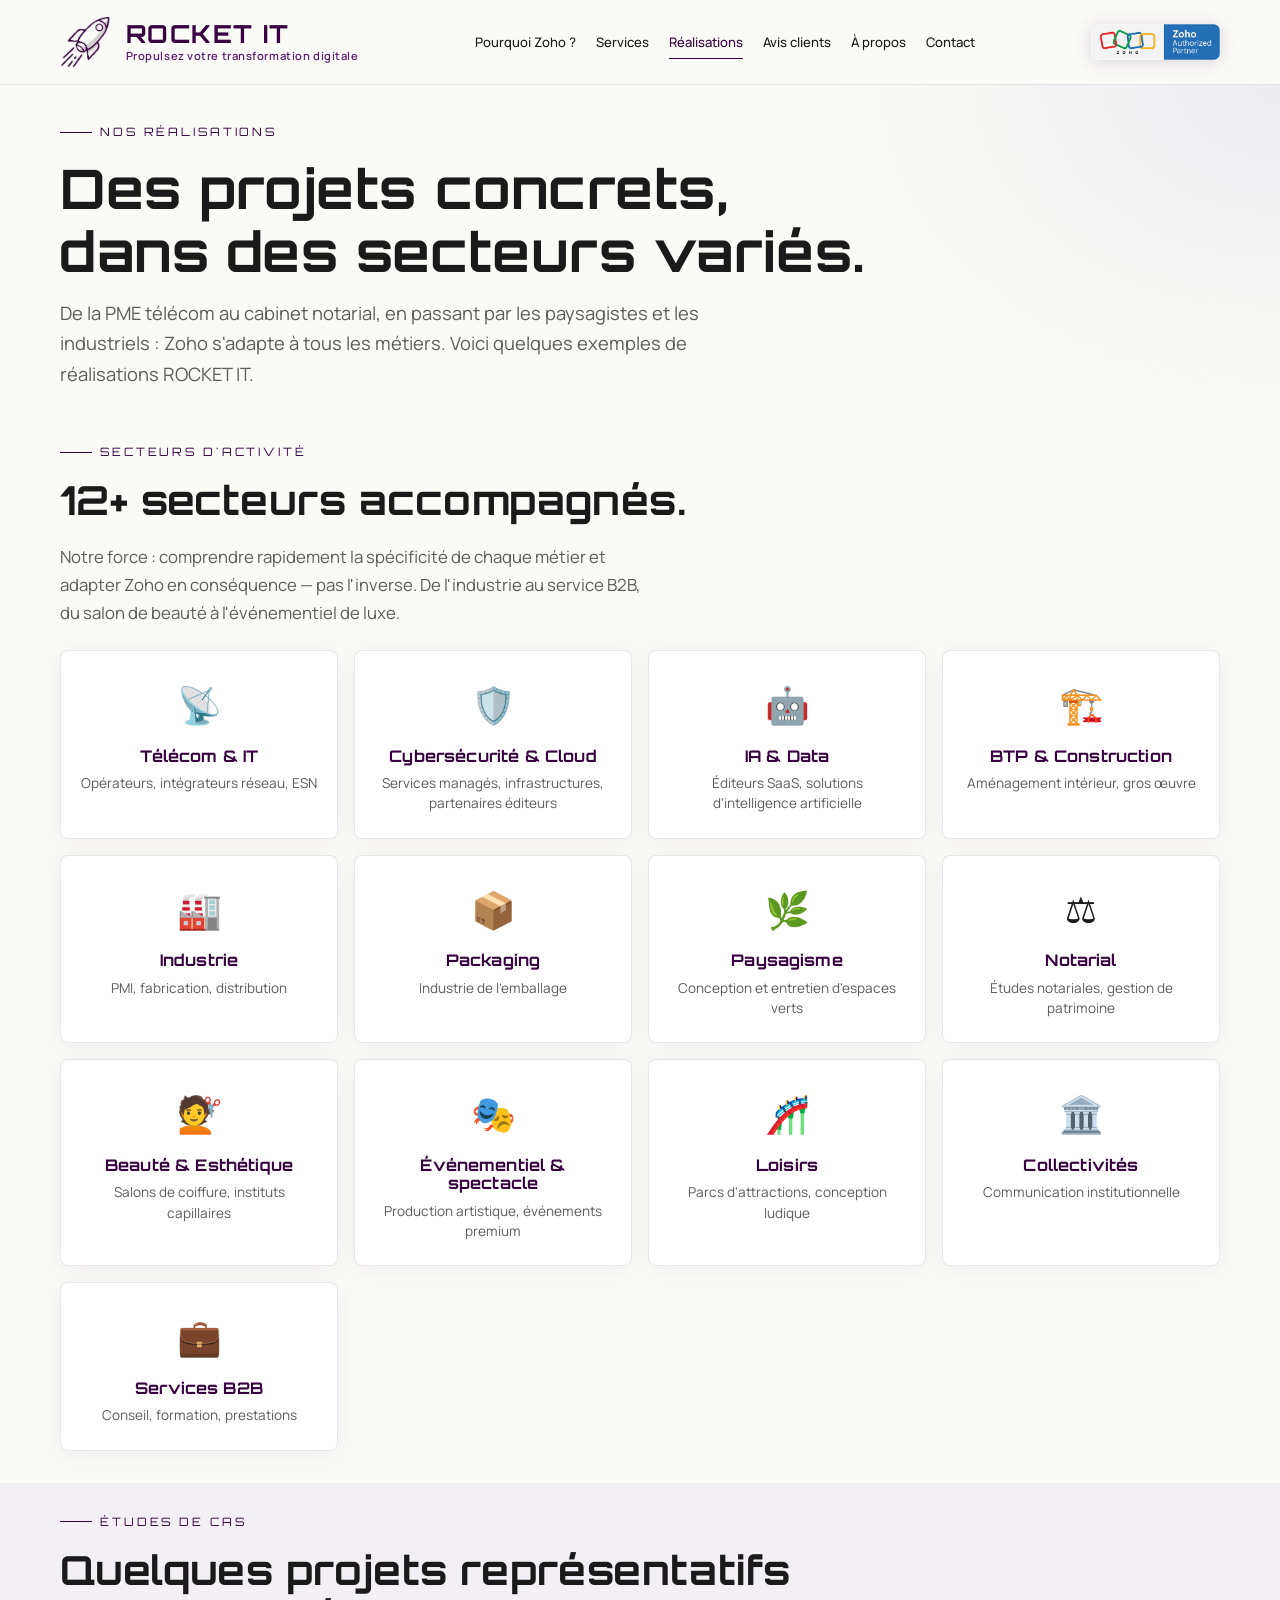
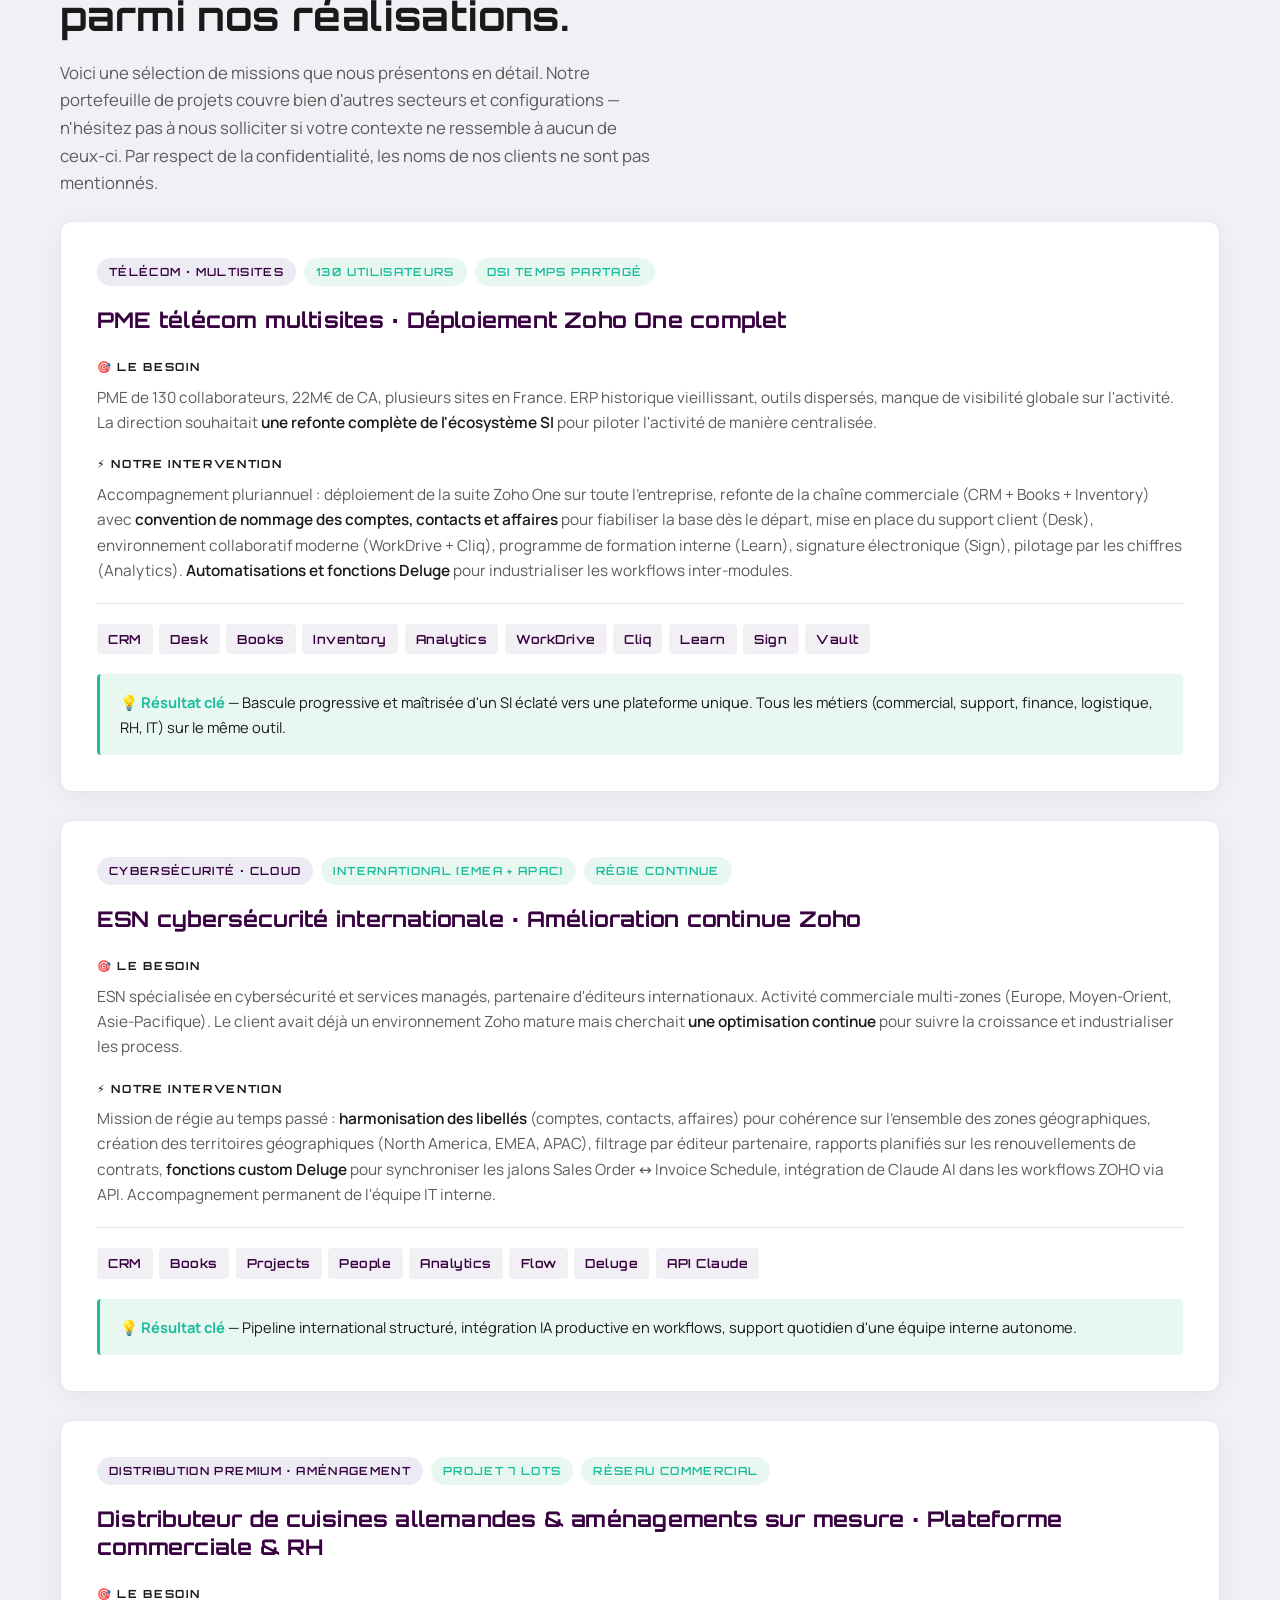
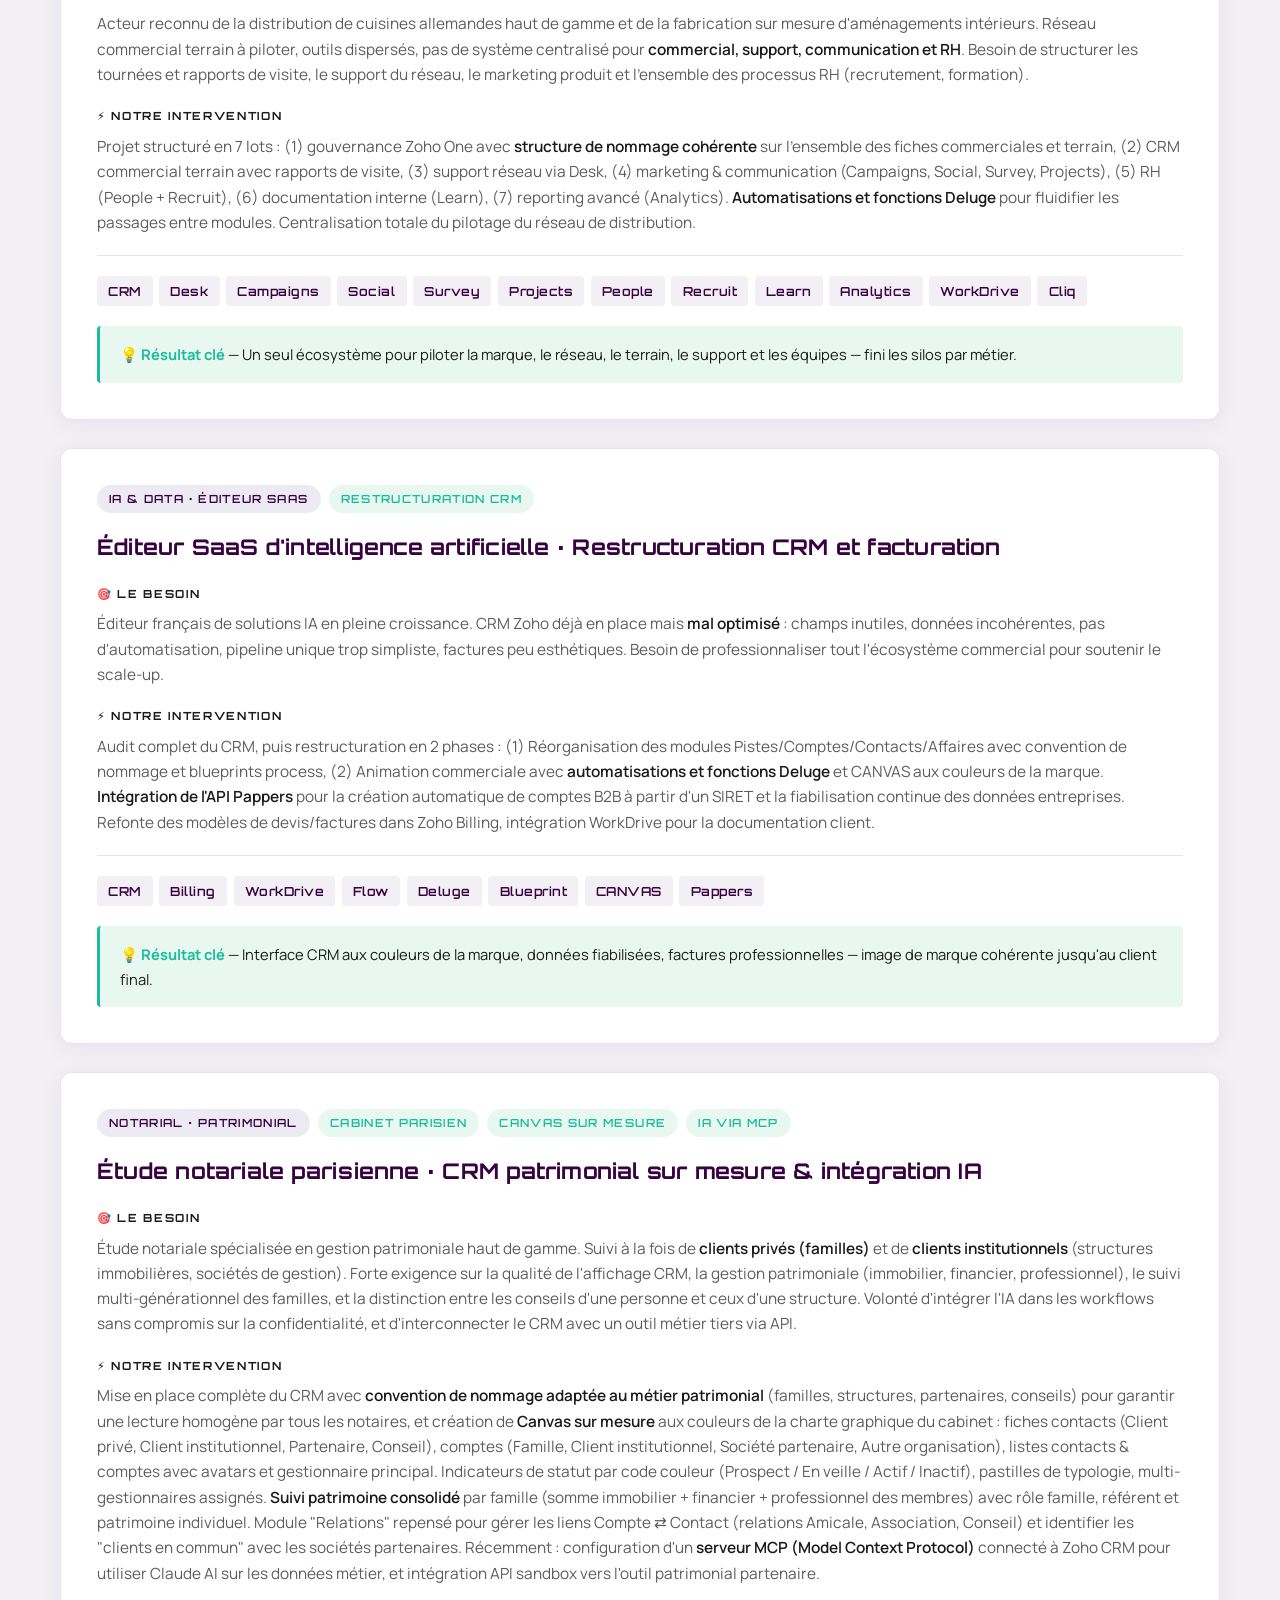
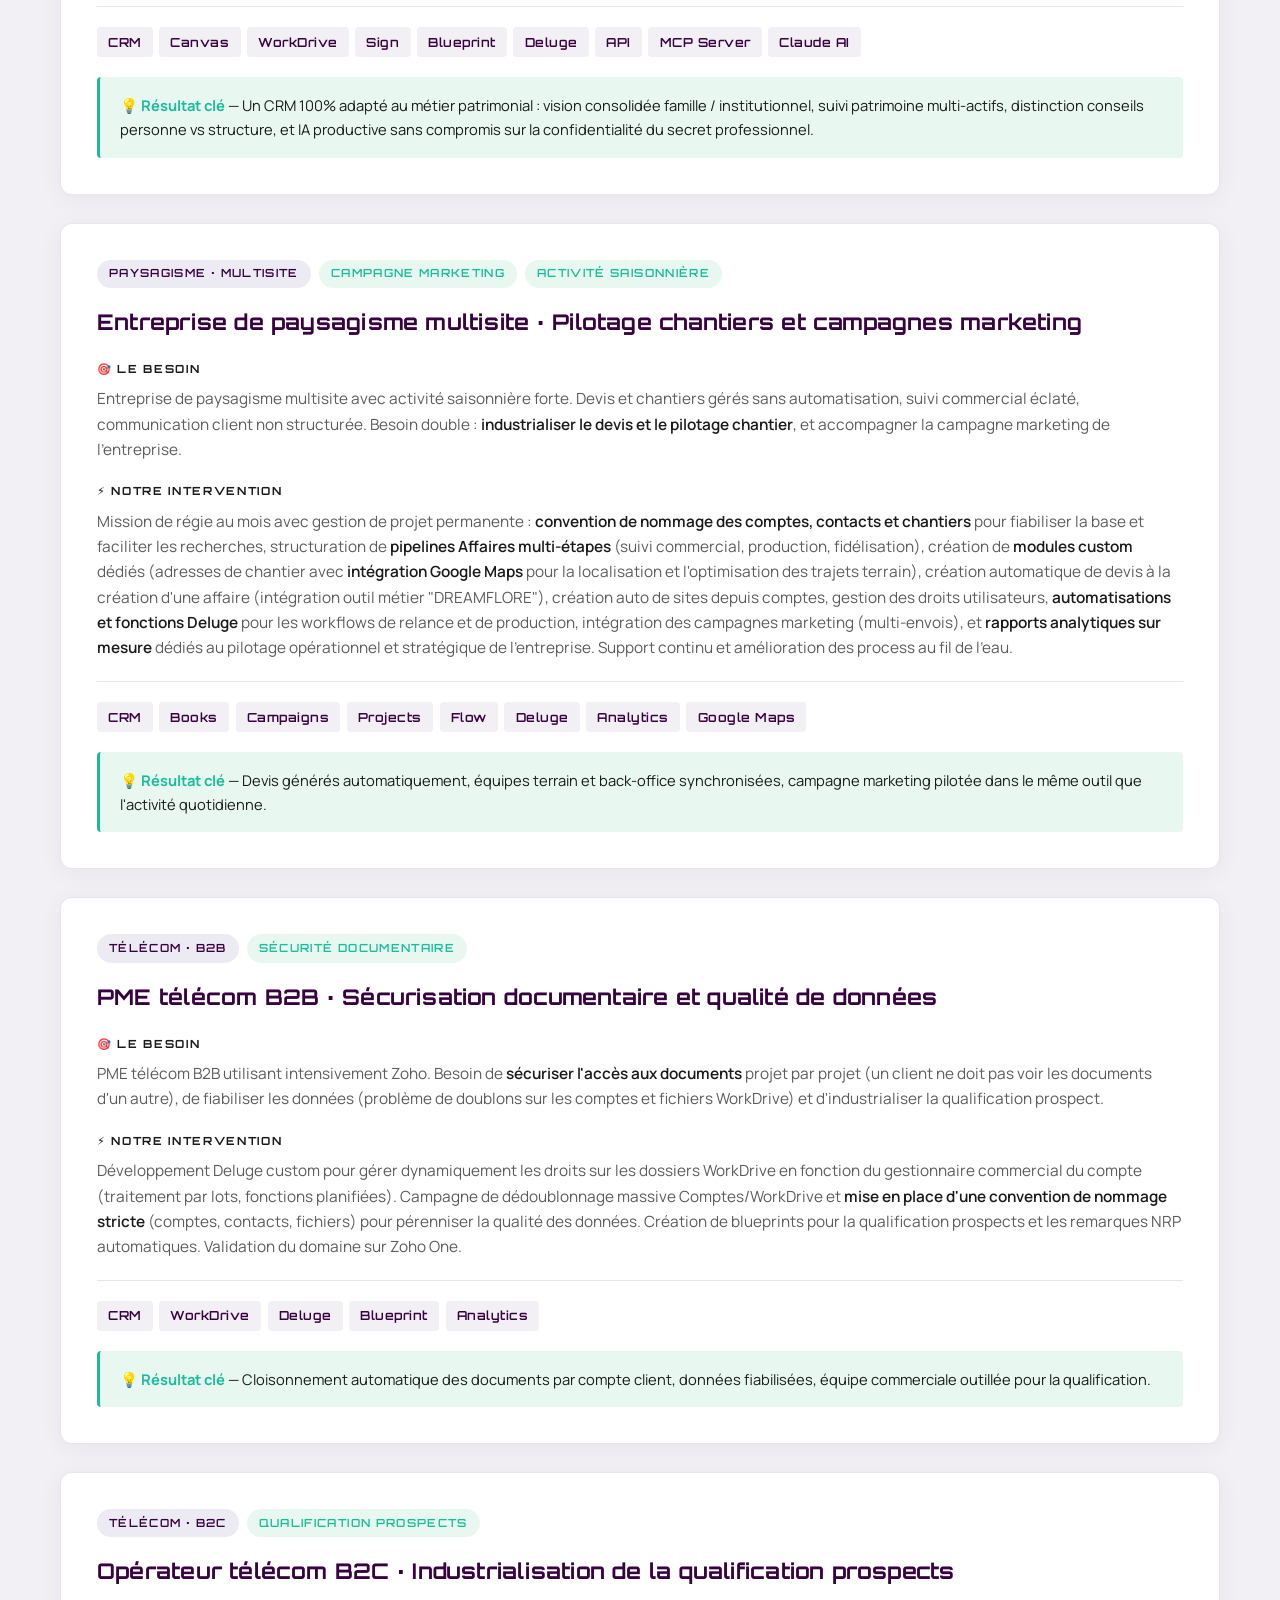
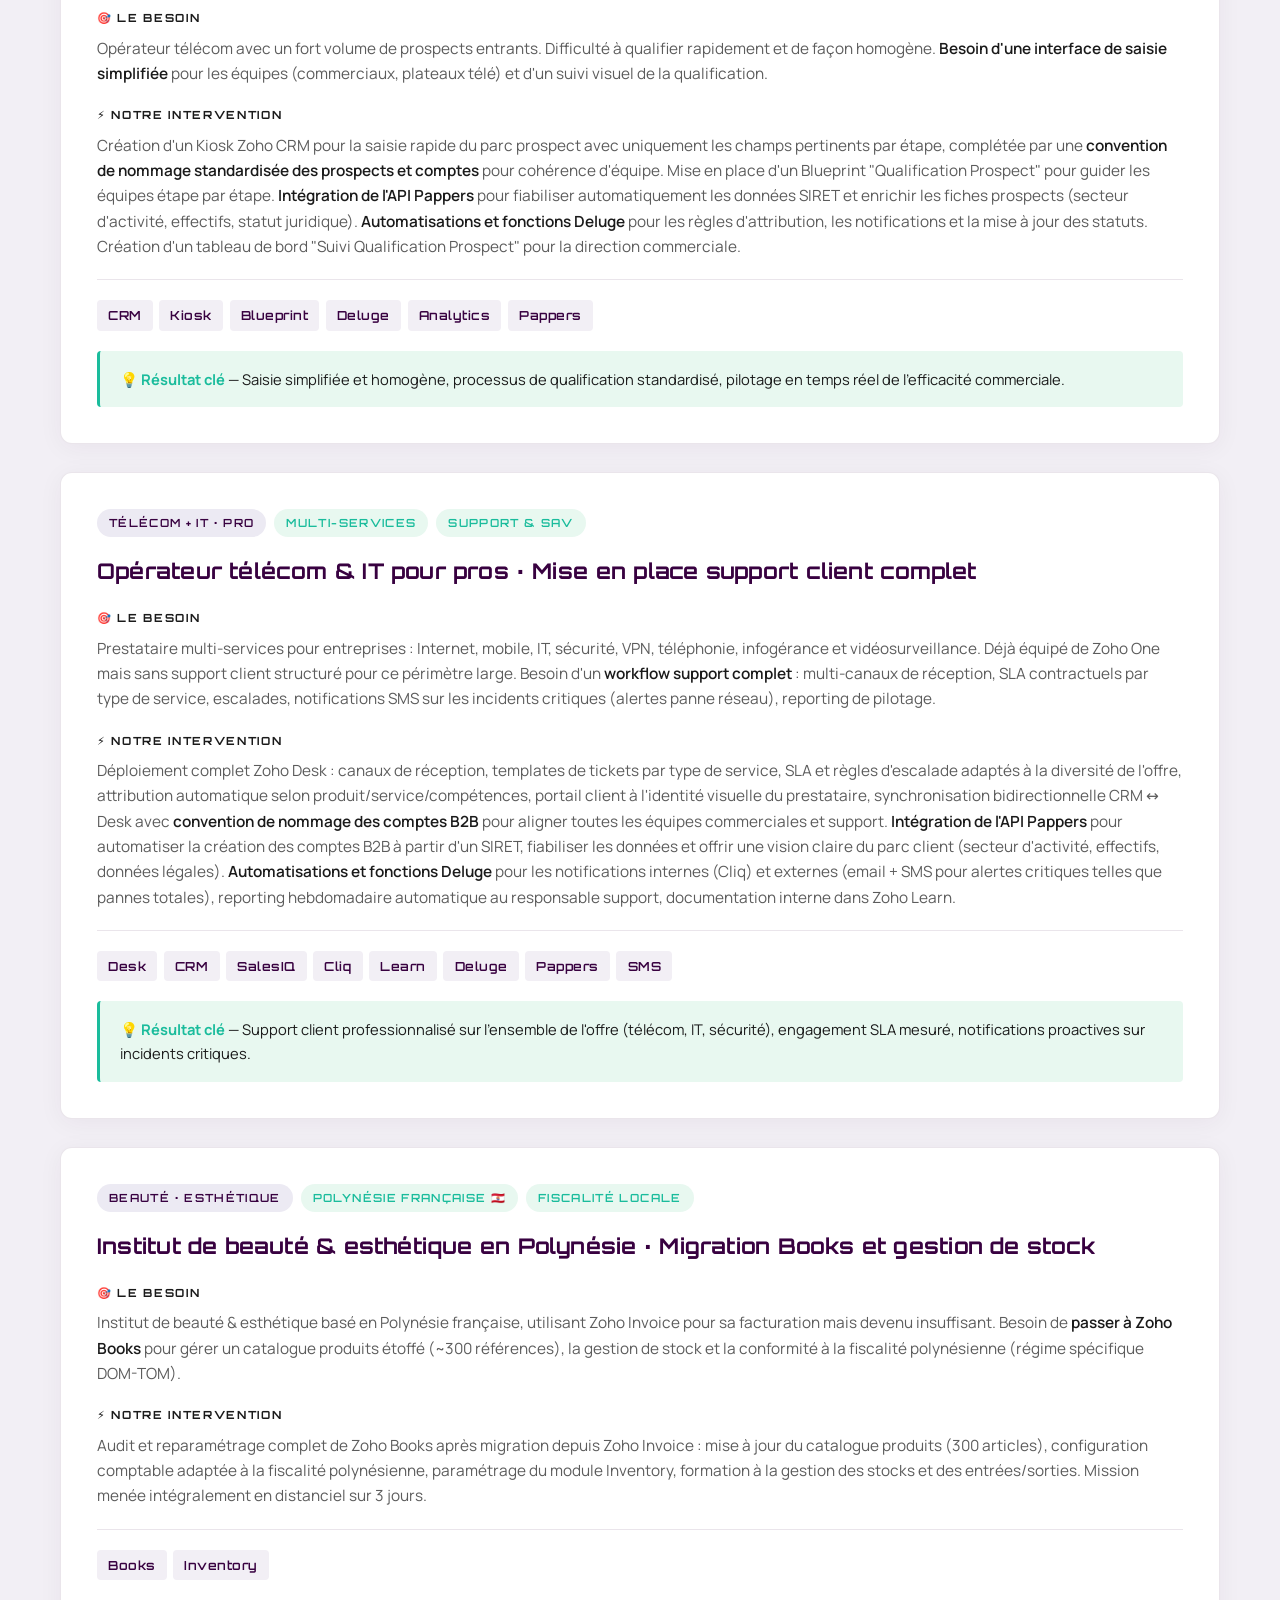
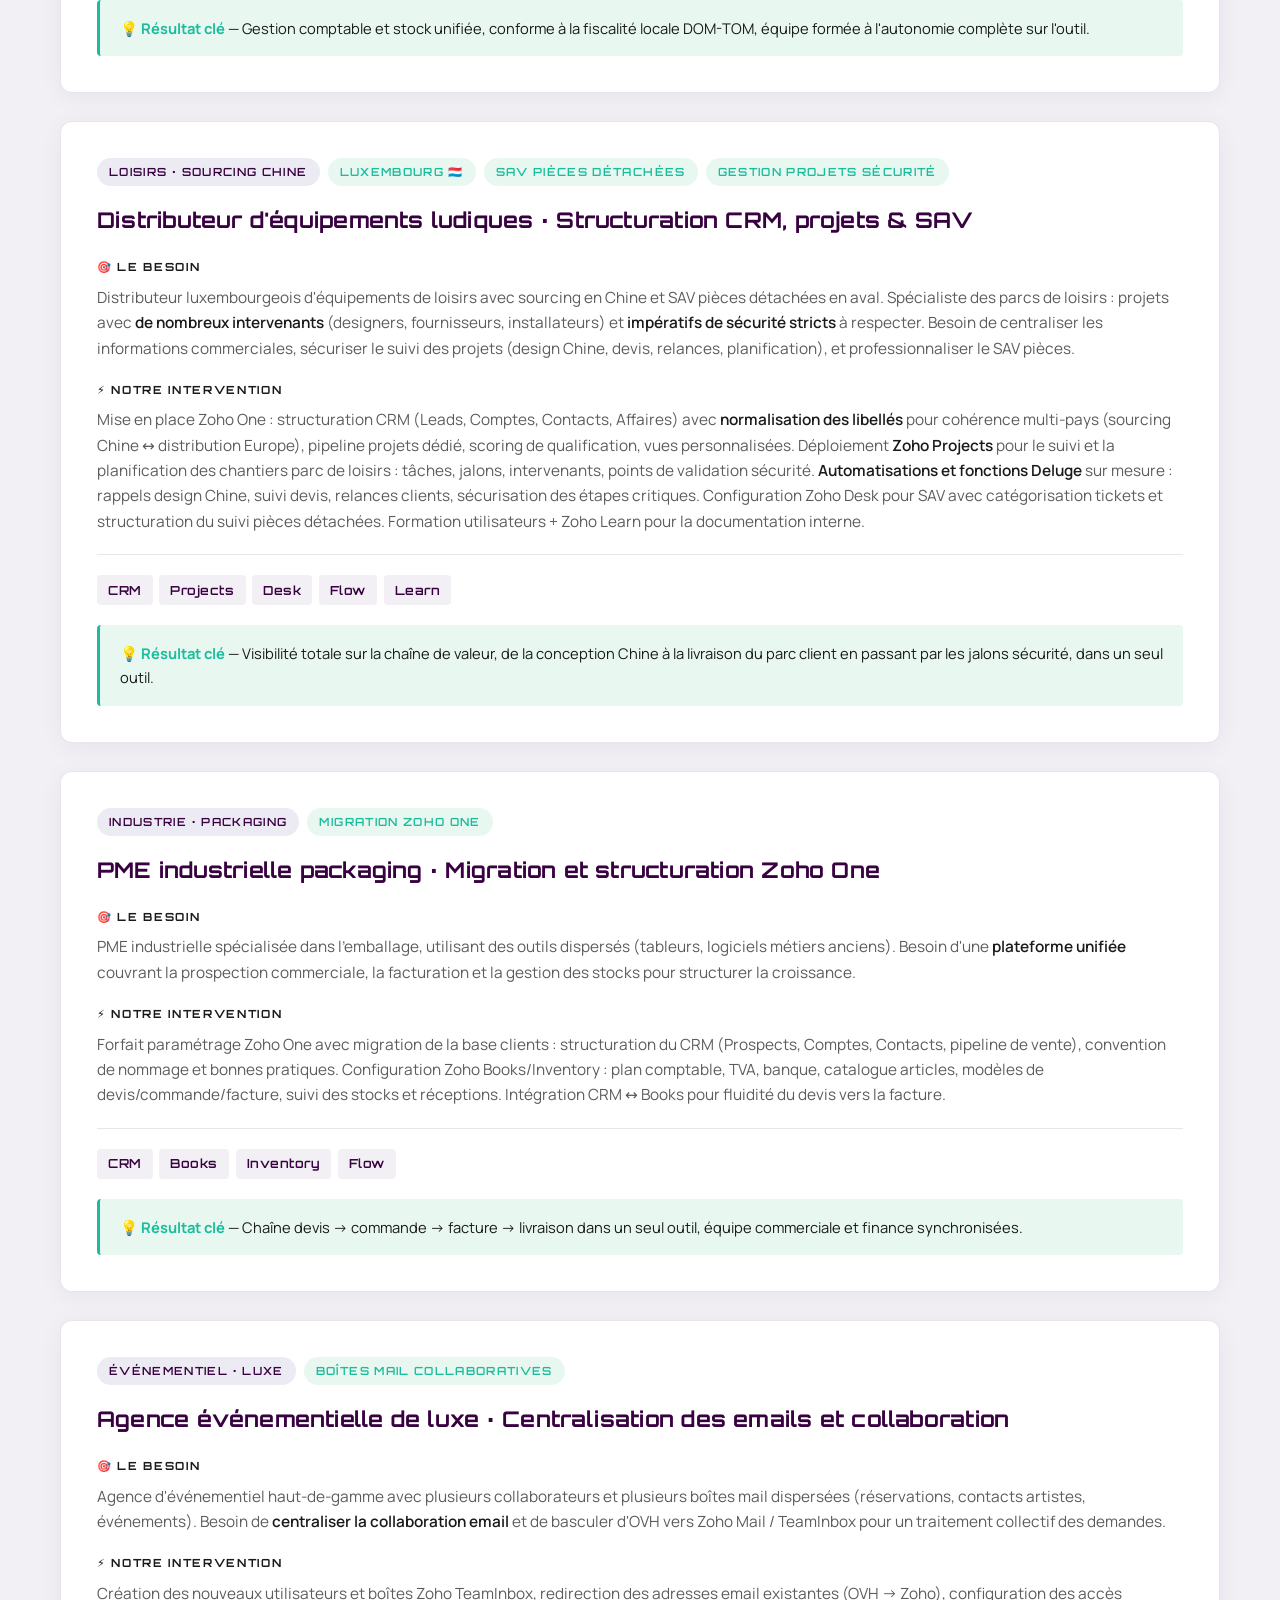
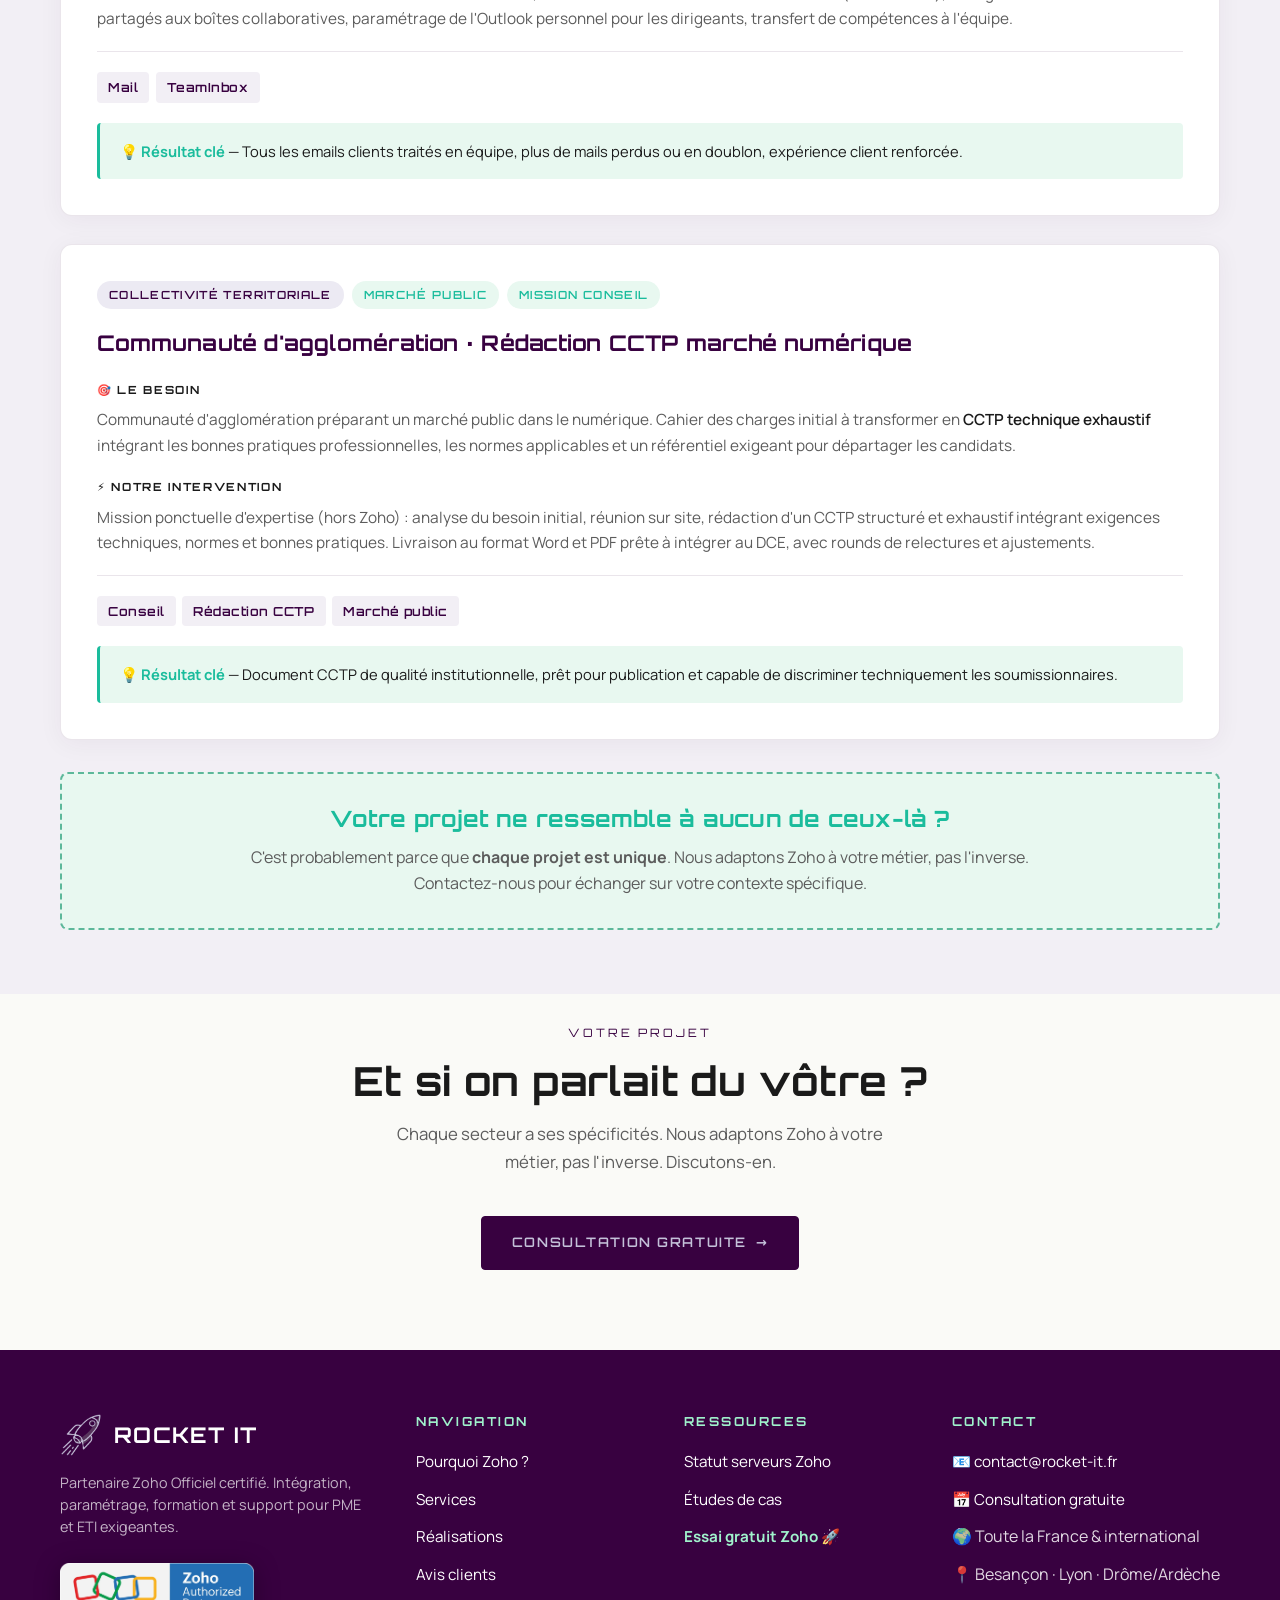
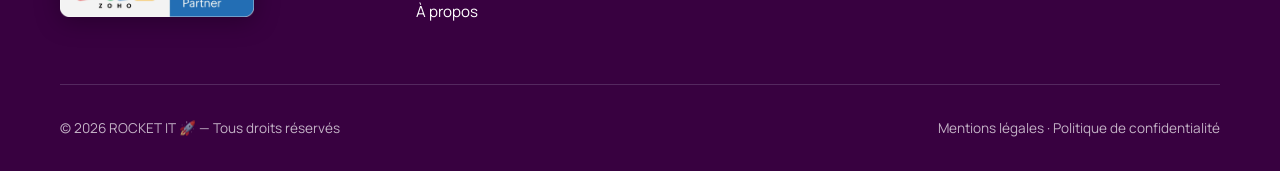
<file: realisations.html>
<!DOCTYPE html>
<html lang="fr">
<head>
<!-- Google tag (gtag.js) -->
<script async src="https://www.googletagmanager.com/gtag/js?id=AW-18273184706"></script>
<script>
  window.dataLayer = window.dataLayer || [];
  function gtag(){dataLayer.push(arguments);}
  gtag('js', new Date());
  gtag('config', 'AW-18273184706');
</script>
<meta charset="UTF-8">
<meta name="viewport" content="width=device-width, initial-scale=1.0">
<title>Réalisations Zoho : 14 études de cas PME & ETI tous secteurs | ROCKET IT</title>
<meta name="description" content="14 études de cas concrètes d'intégration Zoho : télécom, notarial, cybersécurité, BTP, paysagisme, événementiel, packaging, beauté, loisirs. 12+ secteurs accompagnés par ROCKET IT.">
<meta name="keywords" content="études de cas zoho, projets zoho pme, réalisations crm zoho, intégration zoho secteur télécom, zoho notarial, zoho btp, cas client zoho">
<meta name="author" content="James Cauliez, ROCKET IT">
<meta name="language" content="French">
<meta name="geo.region" content="FR-25">
<meta name="geo.placename" content="Besançon, France">
<meta name="robots" content="index, follow">
<link rel="canonical" href="https://www.rocket-it.fr/realisations.html">

<!-- Open Graph (Facebook, LinkedIn) -->
<meta property="og:type" content="website">
<meta property="og:locale" content="fr_FR">
<meta property="og:site_name" content="ROCKET IT">
<meta property="og:url" content="https://www.rocket-it.fr/realisations.html">
<meta property="og:title" content="Réalisations Zoho — Études de cas par secteur">
<meta property="og:description" content="Des projets Zoho concrets : 14 études de cas dans 12+ secteurs. Télécom, notarial, BTP, paysagisme, événementiel...">
<meta property="og:image" content="https://www.rocket-it.fr/assets/og-rocket-it.jpg">
<meta property="og:image:width" content="1200">
<meta property="og:image:height" content="630">
<meta property="og:image:alt" content="ROCKET IT — Partenaire Zoho Officiel Certifié">

<!-- Twitter Card -->
<meta name="twitter:card" content="summary_large_image">
<meta name="twitter:title" content="Réalisations Zoho — Études de cas par secteur">
<meta name="twitter:description" content="Des projets Zoho concrets : 14 études de cas dans 12+ secteurs. Télécom, notarial, BTP, paysagisme, événementiel...">
<meta name="twitter:image" content="https://www.rocket-it.fr/assets/og-rocket-it.jpg">

<link rel="icon" type="image/x-icon" href="/favicon.ico?v=2">
<link rel="icon" type="image/png" sizes="32x32" href="assets/favicon-32x32.png?v=2">
<link rel="icon" type="image/png" sizes="16x16" href="assets/favicon-16x16.png?v=2">
<link rel="icon" type="image/png" sizes="192x192" href="assets/favicon-192x192.png?v=2">
<link rel="icon" type="image/png" sizes="512x512" href="assets/favicon-512x512.png?v=2">
<link rel="apple-touch-icon" sizes="180x180" href="assets/apple-touch-icon.png?v=2">
<meta name="theme-color" content="#380140">
<link rel="preconnect" href="https://fonts.googleapis.com">
<link rel="preconnect" href="https://fonts.gstatic.com" crossorigin>
<link href="https://fonts.googleapis.com/css2?family=Orbitron:wght@500;600;700&family=Manrope:wght@300;400;500;600;700&display=swap" rel="stylesheet">
<link rel="stylesheet" href="css/style.css">
<style>
.sectors-grid { display: grid; grid-template-columns: repeat(auto-fit, minmax(220px, 1fr)); gap: 1rem; margin-top: 0.5rem; }
.sector { background: var(--bg-card); border: 1px solid var(--border); border-radius: 8px; padding: 1.5rem 1.25rem; box-shadow: var(--shadow-card); text-align: center; transition: all 0.3s var(--ease); }
.sector:hover { transform: translateY(-4px); box-shadow: var(--shadow-card-hover); border-color: var(--border-lavande); }
.sector-icon { font-size: 2.25rem; margin-bottom: 0.75rem; }
.sector h3 { font-size: 1rem; color: var(--violet); margin-bottom: 0.5rem; }
.sector p { color: var(--text-muted); font-size: 0.85rem; line-height: 1.5; }
.case-study { background: var(--bg-card); border: 1px solid var(--border); border-radius: 12px; padding: 2.25rem; box-shadow: var(--shadow-card); margin-bottom: 1.75rem; transition: all 0.3s var(--ease); }
.case-study:hover { box-shadow: var(--shadow-card-hover); }
.case-meta { display: flex; gap: 0.5rem; flex-wrap: wrap; margin-bottom: 1.25rem; font-family: var(--font-display); font-size: 0.7rem; letter-spacing: 0.12em; text-transform: uppercase; }
.case-tag { padding: 0.3rem 0.75rem; background: var(--bg-lavande); color: var(--violet); border-radius: 100px; font-weight: 600; }
.case-tag.mint { background: var(--mint-bg); color: var(--mint-darker); }
.case-study h3 { color: var(--violet); font-size: 1.35rem; margin-bottom: 1.5rem; line-height: 1.3; }
.case-section { margin-bottom: 1.25rem; }
.case-section:last-of-type { margin-bottom: 0; }
.case-section-label { font-family: var(--font-display); font-size: 0.7rem; letter-spacing: 0.15em; text-transform: uppercase; color: var(--text); font-weight: 700; margin-bottom: 0.5rem; display: flex; align-items: center; gap: 0.5rem; }
.case-section p { color: var(--text-muted); font-size: 0.96rem; line-height: 1.65; }
.case-section p strong { color: var(--text); font-weight: 600; }
.case-modules { display: flex; gap: 0.4rem; flex-wrap: wrap; margin-top: 1.25rem; padding-top: 1.25rem; border-top: 1px solid var(--border); }
.case-module { padding: 0.3rem 0.7rem; background: var(--bg-soft); color: var(--violet); border-radius: 4px; font-size: 0.78rem; font-weight: 600; font-family: var(--font-display); letter-spacing: 0.04em; }
.case-highlight { background: var(--mint-bg); border-left: 3px solid var(--mint-darker); padding: 1rem 1.25rem; border-radius: 4px; margin-top: 1.25rem; font-size: 0.92rem; color: var(--text); }
.case-highlight strong { color: var(--mint-darker); }
.placeholder-box { background: var(--mint-bg); border: 2px dashed var(--mint-dark); border-radius: 8px; padding: 2rem; text-align: center; margin: 2rem 0; }
.placeholder-box h3 { color: var(--mint-darker); margin-bottom: 0.75rem; }
.placeholder-box p { color: var(--text-muted); }
</style>
<script type="application/ld+json">
{
  "@context": "https://schema.org",
  "@type": "BreadcrumbList",
  "itemListElement": [
    {"@type": "ListItem", "position": 1, "name": "Accueil", "item": "https://www.rocket-it.fr/"},
    {"@type": "ListItem", "position": 2, "name": "Réalisations", "item": "https://www.rocket-it.fr/realisations.html"}
  ]
}
</script>
</head>
<body>

<header class="site-header">
  <div class="container">
    <nav class="nav">
      <a href="index.html" class="logo">
        <img src="assets/fusee-violet.webp" alt="" class="logo-icon">
        <div class="logo-text"><span class="logo-name">ROCKET&nbsp;IT</span><span class="logo-tagline">Propulsez votre transformation digitale</span></div>
      </a>
      <ul class="nav-links">
        <li><a href="pourquoi-zoho.html">Pourquoi Zoho ?</a></li>
        <li><a href="services.html">Services</a></li>
        <li><a href="realisations.html" class="active">Réalisations</a></li>
        <li><a href="avis.html">Avis clients</a></li>
        <li><a href="a-propos.html">À propos</a></li>
        <li><a href="contact.html">Contact</a></li>
      </ul>
      <div class="zoho-badge-wrapper"><img src="assets/zoho-authorized-partner-horizontal.webp" alt="ROCKET IT - Partenaire Zoho Officiel Certifié (Authorized Partner)"></div>
      <button class="burger" aria-label="Menu" aria-expanded="false"><span></span><span></span><span></span></button>
    </nav>
  </div>
</header>

<main>

  <section class="page-header">
    <div class="container">
      <div class="page-header-inner">
        <span class="section-label">Nos réalisations</span>
        <h1>Des projets concrets,<br>dans des secteurs variés.</h1>
        <p class="lead">De la PME télécom au cabinet notarial, en passant par les paysagistes et les industriels : Zoho s'adapte à tous les métiers. Voici quelques exemples de réalisations ROCKET&nbsp;IT.</p>
      </div>
    </div>
  </section>

  <section class="section">
    <div class="container">
      <span class="section-label">Secteurs d'activité</span>
      <h2 style="margin-bottom:1.25rem;">12+ secteurs accompagnés.</h2>
      <p class="section-intro">Notre force : comprendre rapidement la spécificité de chaque métier et adapter Zoho en conséquence — pas l'inverse. De l'industrie au service B2B, du salon de beauté à l'événementiel de luxe.</p>

      <div class="sectors-grid">
        <div class="sector"><div class="sector-icon">📡</div><h3>Télécom & IT</h3><p>Opérateurs, intégrateurs réseau, ESN</p></div>
        <div class="sector"><div class="sector-icon">🛡️</div><h3>Cybersécurité & Cloud</h3><p>Services managés, infrastructures, partenaires éditeurs</p></div>
        <div class="sector"><div class="sector-icon">🤖</div><h3>IA & Data</h3><p>Éditeurs SaaS, solutions d'intelligence artificielle</p></div>
        <div class="sector"><div class="sector-icon">🏗️</div><h3>BTP & Construction</h3><p>Aménagement intérieur, gros œuvre</p></div>
        <div class="sector"><div class="sector-icon">🏭</div><h3>Industrie</h3><p>PMI, fabrication, distribution</p></div>
        <div class="sector"><div class="sector-icon">📦</div><h3>Packaging</h3><p>Industrie de l'emballage</p></div>
        <div class="sector"><div class="sector-icon">🌿</div><h3>Paysagisme</h3><p>Conception et entretien d'espaces verts</p></div>
        <div class="sector"><div class="sector-icon">⚖️</div><h3>Notarial</h3><p>Études notariales, gestion de patrimoine</p></div>
        <div class="sector"><div class="sector-icon">💇</div><h3>Beauté & Esthétique</h3><p>Salons de coiffure, instituts capillaires</p></div>
        <div class="sector"><div class="sector-icon">🎭</div><h3>Événementiel & spectacle</h3><p>Production artistique, événements premium</p></div>
        <div class="sector"><div class="sector-icon">🎢</div><h3>Loisirs</h3><p>Parcs d'attractions, conception ludique</p></div>
        <div class="sector"><div class="sector-icon">🏛️</div><h3>Collectivités</h3><p>Communication institutionnelle</p></div>
        <div class="sector"><div class="sector-icon">💼</div><h3>Services B2B</h3><p>Conseil, formation, prestations</p></div>
      </div>
    </div>
  </section>

  <section class="section section-soft">
    <div class="container">
      <span class="section-label">Études de cas</span>
      <h2 style="margin-bottom:1.25rem;">Quelques projets représentatifs<br>parmi nos réalisations.</h2>
      <p class="section-intro">Voici une sélection de missions que nous présentons en détail. Notre portefeuille de projets couvre bien d'autres secteurs et configurations — n'hésitez pas à nous solliciter si votre contexte ne ressemble à aucun de ceux-ci. Par respect de la confidentialité, les noms de nos clients ne sont pas mentionnés.</p>

      <!-- 1. PME TÉLÉCOM MULTISITES (Neven) -->
      <article class="case-study">
        <div class="case-meta">
          <span class="case-tag">Télécom · Multisites</span>
          <span class="case-tag mint">130 utilisateurs</span>
          <span class="case-tag mint">DSI temps partagé</span>
        </div>
        <h3>PME télécom multisites · Déploiement Zoho One complet</h3>
        <div class="case-section">
          <div class="case-section-label">🎯 Le besoin</div>
          <p>PME de 130 collaborateurs, 22M€ de CA, plusieurs sites en France. ERP historique vieillissant, outils dispersés, manque de visibilité globale sur l'activité. La direction souhaitait <strong>une refonte complète de l'écosystème SI</strong> pour piloter l'activité de manière centralisée.</p>
        </div>
        <div class="case-section">
          <div class="case-section-label">⚡ Notre intervention</div>
          <p>Accompagnement pluriannuel : déploiement de la suite Zoho One sur toute l'entreprise, refonte de la chaîne commerciale (CRM + Books + Inventory) avec <strong>convention de nommage des comptes, contacts et affaires</strong> pour fiabiliser la base dès le départ, mise en place du support client (Desk), environnement collaboratif moderne (WorkDrive + Cliq), programme de formation interne (Learn), signature électronique (Sign), pilotage par les chiffres (Analytics). <strong>Automatisations et fonctions Deluge</strong> pour industrialiser les workflows inter-modules.</p>
        </div>
        <div class="case-modules">
          <span class="case-module">CRM</span><span class="case-module">Desk</span><span class="case-module">Books</span><span class="case-module">Inventory</span><span class="case-module">Analytics</span><span class="case-module">WorkDrive</span><span class="case-module">Cliq</span><span class="case-module">Learn</span><span class="case-module">Sign</span><span class="case-module">Vault</span>
        </div>
        <div class="case-highlight">
          <strong>💡 Résultat clé</strong> — Bascule progressive et maîtrisée d'un SI éclaté vers une plateforme unique. Tous les métiers (commercial, support, finance, logistique, RH, IT) sur le même outil.
        </div>
      </article>

      <!-- 2. ESN CYBERSÉCURITÉ INTERNATIONAL (Brixio) -->
      <article class="case-study">
        <div class="case-meta">
          <span class="case-tag">Cybersécurité · Cloud</span>
          <span class="case-tag mint">International (EMEA + APAC)</span>
          <span class="case-tag mint">Régie continue</span>
        </div>
        <h3>ESN cybersécurité internationale · Amélioration continue Zoho</h3>
        <div class="case-section">
          <div class="case-section-label">🎯 Le besoin</div>
          <p>ESN spécialisée en cybersécurité et services managés, partenaire d'éditeurs internationaux. Activité commerciale multi-zones (Europe, Moyen-Orient, Asie-Pacifique). Le client avait déjà un environnement Zoho mature mais cherchait <strong>une optimisation continue</strong> pour suivre la croissance et industrialiser les process.</p>
        </div>
        <div class="case-section">
          <div class="case-section-label">⚡ Notre intervention</div>
          <p>Mission de régie au temps passé : <strong>harmonisation des libellés</strong> (comptes, contacts, affaires) pour cohérence sur l'ensemble des zones géographiques, création des territoires géographiques (North America, EMEA, APAC), filtrage par éditeur partenaire, rapports planifiés sur les renouvellements de contrats, <strong>fonctions custom Deluge</strong> pour synchroniser les jalons Sales Order ↔ Invoice Schedule, intégration de Claude AI dans les workflows ZOHO via API. Accompagnement permanent de l'équipe IT interne.</p>
        </div>
        <div class="case-modules">
          <span class="case-module">CRM</span><span class="case-module">Books</span><span class="case-module">Projects</span><span class="case-module">People</span><span class="case-module">Analytics</span><span class="case-module">Flow</span><span class="case-module">Deluge</span><span class="case-module">API Claude</span>
        </div>
        <div class="case-highlight">
          <strong>💡 Résultat clé</strong> — Pipeline international structuré, intégration IA productive en workflows, support quotidien d'une équipe interne autonome.
        </div>
      </article>

      <!-- 3. DISTRIBUTEUR CUISINES PREMIUM (B&F Productions) -->
      <article class="case-study">
        <div class="case-meta">
          <span class="case-tag">Distribution premium · Aménagement</span>
          <span class="case-tag mint">Projet 7 lots</span>
          <span class="case-tag mint">Réseau commercial</span>
        </div>
        <h3>Distributeur de cuisines allemandes &amp; aménagements sur mesure · Plateforme commerciale &amp; RH</h3>
        <div class="case-section">
          <div class="case-section-label">🎯 Le besoin</div>
          <p>Acteur reconnu de la distribution de cuisines allemandes haut de gamme et de la fabrication sur mesure d'aménagements intérieurs. Réseau commercial terrain à piloter, outils dispersés, pas de système centralisé pour <strong>commercial, support, communication et RH</strong>. Besoin de structurer les tournées et rapports de visite, le support du réseau, le marketing produit et l'ensemble des processus RH (recrutement, formation).</p>
        </div>
        <div class="case-section">
          <div class="case-section-label">⚡ Notre intervention</div>
          <p>Projet structuré en 7 lots : (1) gouvernance Zoho One avec <strong>structure de nommage cohérente</strong> sur l'ensemble des fiches commerciales et terrain, (2) CRM commercial terrain avec rapports de visite, (3) support réseau via Desk, (4) marketing &amp; communication (Campaigns, Social, Survey, Projects), (5) RH (People + Recruit), (6) documentation interne (Learn), (7) reporting avancé (Analytics). <strong>Automatisations et fonctions Deluge</strong> pour fluidifier les passages entre modules. Centralisation totale du pilotage du réseau de distribution.</p>
        </div>
        <div class="case-modules">
          <span class="case-module">CRM</span><span class="case-module">Desk</span><span class="case-module">Campaigns</span><span class="case-module">Social</span><span class="case-module">Survey</span><span class="case-module">Projects</span><span class="case-module">People</span><span class="case-module">Recruit</span><span class="case-module">Learn</span><span class="case-module">Analytics</span><span class="case-module">WorkDrive</span><span class="case-module">Cliq</span>
        </div>
        <div class="case-highlight">
          <strong>💡 Résultat clé</strong> — Un seul écosystème pour piloter la marque, le réseau, le terrain, le support et les équipes — fini les silos par métier.
        </div>
      </article>

      <!-- 4. ÉDITEUR SAAS IA (Morphaius) -->
      <article class="case-study">
        <div class="case-meta">
          <span class="case-tag">IA &amp; Data · Éditeur SaaS</span>
          <span class="case-tag mint">Restructuration CRM</span>
        </div>
        <h3>Éditeur SaaS d'intelligence artificielle · Restructuration CRM et facturation</h3>
        <div class="case-section">
          <div class="case-section-label">🎯 Le besoin</div>
          <p>Éditeur français de solutions IA en pleine croissance. CRM Zoho déjà en place mais <strong>mal optimisé</strong> : champs inutiles, données incohérentes, pas d'automatisation, pipeline unique trop simpliste, factures peu esthétiques. Besoin de professionnaliser tout l'écosystème commercial pour soutenir le scale-up.</p>
        </div>
        <div class="case-section">
          <div class="case-section-label">⚡ Notre intervention</div>
          <p>Audit complet du CRM, puis restructuration en 2 phases : (1) Réorganisation des modules Pistes/Comptes/Contacts/Affaires avec convention de nommage et blueprints process, (2) Animation commerciale avec <strong>automatisations et fonctions Deluge</strong> et CANVAS aux couleurs de la marque. <strong>Intégration de l'API Pappers</strong> pour la création automatique de comptes B2B à partir d'un SIRET et la fiabilisation continue des données entreprises. Refonte des modèles de devis/factures dans Zoho Billing, intégration WorkDrive pour la documentation client.</p>
        </div>
        <div class="case-modules">
          <span class="case-module">CRM</span><span class="case-module">Billing</span><span class="case-module">WorkDrive</span><span class="case-module">Flow</span><span class="case-module">Deluge</span><span class="case-module">Blueprint</span><span class="case-module">CANVAS</span><span class="case-module">Pappers</span>
        </div>
        <div class="case-highlight">
          <strong>💡 Résultat clé</strong> — Interface CRM aux couleurs de la marque, données fiabilisées, factures professionnelles — image de marque cohérente jusqu'au client final.
        </div>
      </article>

      <!-- 5. ÉTUDE NOTARIALE (C&C Notaires) -->
      <article class="case-study">
        <div class="case-meta">
          <span class="case-tag">Notarial · Patrimonial</span>
          <span class="case-tag mint">Cabinet parisien</span>
          <span class="case-tag mint">Canvas sur mesure</span>
          <span class="case-tag mint">IA via MCP</span>
        </div>
        <h3>Étude notariale parisienne · CRM patrimonial sur mesure &amp; intégration IA</h3>
        <div class="case-section">
          <div class="case-section-label">🎯 Le besoin</div>
          <p>Étude notariale spécialisée en gestion patrimoniale haut de gamme. Suivi à la fois de <strong>clients privés (familles)</strong> et de <strong>clients institutionnels</strong> (structures immobilières, sociétés de gestion). Forte exigence sur la qualité de l'affichage CRM, la gestion patrimoniale (immobilier, financier, professionnel), le suivi multi-générationnel des familles, et la distinction entre les conseils d'une personne et ceux d'une structure. Volonté d'intégrer l'IA dans les workflows sans compromis sur la confidentialité, et d'interconnecter le CRM avec un outil métier tiers via API.</p>
        </div>
        <div class="case-section">
          <div class="case-section-label">⚡ Notre intervention</div>
          <p>Mise en place complète du CRM avec <strong>convention de nommage adaptée au métier patrimonial</strong> (familles, structures, partenaires, conseils) pour garantir une lecture homogène par tous les notaires, et création de <strong>Canvas sur mesure</strong> aux couleurs de la charte graphique du cabinet : fiches contacts (Client privé, Client institutionnel, Partenaire, Conseil), comptes (Famille, Client institutionnel, Société partenaire, Autre organisation), listes contacts &amp; comptes avec avatars et gestionnaire principal. Indicateurs de statut par code couleur (Prospect / En veille / Actif / Inactif), pastilles de typologie, multi-gestionnaires assignés. <strong>Suivi patrimoine consolidé</strong> par famille (somme immobilier + financier + professionnel des membres) avec rôle famille, référent et patrimoine individuel. Module "Relations" repensé pour gérer les liens Compte ⇄ Contact (relations Amicale, Association, Conseil) et identifier les "clients en commun" avec les sociétés partenaires. Récemment : configuration d'un <strong>serveur MCP (Model Context Protocol)</strong> connecté à Zoho CRM pour utiliser Claude AI sur les données métier, et intégration API sandbox vers l'outil patrimonial partenaire.</p>
        </div>
        <div class="case-modules">
          <span class="case-module">CRM</span><span class="case-module">Canvas</span><span class="case-module">WorkDrive</span><span class="case-module">Sign</span><span class="case-module">Blueprint</span><span class="case-module">Deluge</span><span class="case-module">API</span><span class="case-module">MCP Server</span><span class="case-module">Claude AI</span>
        </div>
        <div class="case-highlight">
          <strong>💡 Résultat clé</strong> — Un CRM 100% adapté au métier patrimonial : vision consolidée famille / institutionnel, suivi patrimoine multi-actifs, distinction conseils personne vs structure, et IA productive sans compromis sur la confidentialité du secret professionnel.
        </div>
      </article>

      <!-- 6. PME PAYSAGISME MULTISITE (Artemis) -->
      <article class="case-study">
        <div class="case-meta">
          <span class="case-tag">Paysagisme · Multisite</span>
          <span class="case-tag mint">Campagne marketing</span>
          <span class="case-tag mint">Activité saisonnière</span>
        </div>
        <h3>Entreprise de paysagisme multisite · Pilotage chantiers et campagnes marketing</h3>
        <div class="case-section">
          <div class="case-section-label">🎯 Le besoin</div>
          <p>Entreprise de paysagisme multisite avec activité saisonnière forte. Devis et chantiers gérés sans automatisation, suivi commercial éclaté, communication client non structurée. Besoin double : <strong>industrialiser le devis et le pilotage chantier</strong>, et accompagner la campagne marketing de l'entreprise.</p>
        </div>
        <div class="case-section">
          <div class="case-section-label">⚡ Notre intervention</div>
          <p>Mission de régie au mois avec gestion de projet permanente : <strong>convention de nommage des comptes, contacts et chantiers</strong> pour fiabiliser la base et faciliter les recherches, structuration de <strong>pipelines Affaires multi-étapes</strong> (suivi commercial, production, fidélisation), création de <strong>modules custom</strong> dédiés (adresses de chantier avec <strong>intégration Google Maps</strong> pour la localisation et l'optimisation des trajets terrain), création automatique de devis à la création d'une affaire (intégration outil métier "DREAMFLORE"), création auto de sites depuis comptes, gestion des droits utilisateurs, <strong>automatisations et fonctions Deluge</strong> pour les workflows de relance et de production, intégration des campagnes marketing (multi-envois), et <strong>rapports analytiques sur mesure</strong> dédiés au pilotage opérationnel et stratégique de l'entreprise. Support continu et amélioration des process au fil de l'eau.</p>
        </div>
        <div class="case-modules">
          <span class="case-module">CRM</span><span class="case-module">Books</span><span class="case-module">Campaigns</span><span class="case-module">Projects</span><span class="case-module">Flow</span><span class="case-module">Deluge</span><span class="case-module">Analytics</span><span class="case-module">Google Maps</span>
        </div>
        <div class="case-highlight">
          <strong>💡 Résultat clé</strong> — Devis générés automatiquement, équipes terrain et back-office synchronisées, campagne marketing pilotée dans le même outil que l'activité quotidienne.
        </div>
      </article>

      <!-- 7. PME TÉLÉCOM B2B (I-Convergence) -->
      <article class="case-study">
        <div class="case-meta">
          <span class="case-tag">Télécom · B2B</span>
          <span class="case-tag mint">Sécurité documentaire</span>
        </div>
        <h3>PME télécom B2B · Sécurisation documentaire et qualité de données</h3>
        <div class="case-section">
          <div class="case-section-label">🎯 Le besoin</div>
          <p>PME télécom B2B utilisant intensivement Zoho. Besoin de <strong>sécuriser l'accès aux documents</strong> projet par projet (un client ne doit pas voir les documents d'un autre), de fiabiliser les données (problème de doublons sur les comptes et fichiers WorkDrive) et d'industrialiser la qualification prospect.</p>
        </div>
        <div class="case-section">
          <div class="case-section-label">⚡ Notre intervention</div>
          <p>Développement Deluge custom pour gérer dynamiquement les droits sur les dossiers WorkDrive en fonction du gestionnaire commercial du compte (traitement par lots, fonctions planifiées). Campagne de dédoublonnage massive Comptes/WorkDrive et <strong>mise en place d'une convention de nommage stricte</strong> (comptes, contacts, fichiers) pour pérenniser la qualité des données. Création de blueprints pour la qualification prospects et les remarques NRP automatiques. Validation du domaine sur Zoho One.</p>
        </div>
        <div class="case-modules">
          <span class="case-module">CRM</span><span class="case-module">WorkDrive</span><span class="case-module">Deluge</span><span class="case-module">Blueprint</span><span class="case-module">Analytics</span>
        </div>
        <div class="case-highlight">
          <strong>💡 Résultat clé</strong> — Cloisonnement automatique des documents par compte client, données fiabilisées, équipe commerciale outillée pour la qualification.
        </div>
      </article>

      <!-- 8. PME TÉLÉCOM B2C (Novelcom) -->
      <article class="case-study">
        <div class="case-meta">
          <span class="case-tag">Télécom · B2C</span>
          <span class="case-tag mint">Qualification prospects</span>
        </div>
        <h3>Opérateur télécom B2C · Industrialisation de la qualification prospects</h3>
        <div class="case-section">
          <div class="case-section-label">🎯 Le besoin</div>
          <p>Opérateur télécom avec un fort volume de prospects entrants. Difficulté à qualifier rapidement et de façon homogène. <strong>Besoin d'une interface de saisie simplifiée</strong> pour les équipes (commerciaux, plateaux télé) et d'un suivi visuel de la qualification.</p>
        </div>
        <div class="case-section">
          <div class="case-section-label">⚡ Notre intervention</div>
          <p>Création d'un Kiosk Zoho CRM pour la saisie rapide du parc prospect avec uniquement les champs pertinents par étape, complétée par une <strong>convention de nommage standardisée des prospects et comptes</strong> pour cohérence d'équipe. Mise en place d'un Blueprint "Qualification Prospect" pour guider les équipes étape par étape. <strong>Intégration de l'API Pappers</strong> pour fiabiliser automatiquement les données SIRET et enrichir les fiches prospects (secteur d'activité, effectifs, statut juridique). <strong>Automatisations et fonctions Deluge</strong> pour les règles d'attribution, les notifications et la mise à jour des statuts. Création d'un tableau de bord "Suivi Qualification Prospect" pour la direction commerciale.</p>
        </div>
        <div class="case-modules">
          <span class="case-module">CRM</span><span class="case-module">Kiosk</span><span class="case-module">Blueprint</span><span class="case-module">Deluge</span><span class="case-module">Analytics</span><span class="case-module">Pappers</span>
        </div>
        <div class="case-highlight">
          <strong>💡 Résultat clé</strong> — Saisie simplifiée et homogène, processus de qualification standardisé, pilotage en temps réel de l'efficacité commerciale.
        </div>
      </article>

      <!-- 9. OPÉRATEUR TÉLÉCOM + IT B2B (Newlink) -->
      <article class="case-study">
        <div class="case-meta">
          <span class="case-tag">Télécom + IT · Pro</span>
          <span class="case-tag mint">Multi-services</span>
          <span class="case-tag mint">Support &amp; SAV</span>
        </div>
        <h3>Opérateur télécom &amp; IT pour pros · Mise en place support client complet</h3>
        <div class="case-section">
          <div class="case-section-label">🎯 Le besoin</div>
          <p>Prestataire multi-services pour entreprises : Internet, mobile, IT, sécurité, VPN, téléphonie, infogérance et vidéosurveillance. Déjà équipé de Zoho One mais sans support client structuré pour ce périmètre large. Besoin d'un <strong>workflow support complet</strong> : multi-canaux de réception, SLA contractuels par type de service, escalades, notifications SMS sur les incidents critiques (alertes panne réseau), reporting de pilotage.</p>
        </div>
        <div class="case-section">
          <div class="case-section-label">⚡ Notre intervention</div>
          <p>Déploiement complet Zoho Desk : canaux de réception, templates de tickets par type de service, SLA et règles d'escalade adaptés à la diversité de l'offre, attribution automatique selon produit/service/compétences, portail client à l'identité visuelle du prestataire, synchronisation bidirectionnelle CRM ↔ Desk avec <strong>convention de nommage des comptes B2B</strong> pour aligner toutes les équipes commerciales et support. <strong>Intégration de l'API Pappers</strong> pour automatiser la création des comptes B2B à partir d'un SIRET, fiabiliser les données et offrir une vision claire du parc client (secteur d'activité, effectifs, données légales). <strong>Automatisations et fonctions Deluge</strong> pour les notifications internes (Cliq) et externes (email + SMS pour alertes critiques telles que pannes totales), reporting hebdomadaire automatique au responsable support, documentation interne dans Zoho Learn.</p>
        </div>
        <div class="case-modules">
          <span class="case-module">Desk</span><span class="case-module">CRM</span><span class="case-module">SalesIQ</span><span class="case-module">Cliq</span><span class="case-module">Learn</span><span class="case-module">Deluge</span><span class="case-module">Pappers</span><span class="case-module">SMS</span>
        </div>
        <div class="case-highlight">
          <strong>💡 Résultat clé</strong> — Support client professionnalisé sur l'ensemble de l'offre (télécom, IT, sécurité), engagement SLA mesuré, notifications proactives sur incidents critiques.
        </div>
      </article>

      <!-- 10. INSTITUT BEAUTÉ POLYNÉSIE -->
      <article class="case-study">
        <div class="case-meta">
          <span class="case-tag">Beauté · Esthétique</span>
          <span class="case-tag mint">Polynésie française 🇵🇫</span>
          <span class="case-tag mint">Fiscalité locale</span>
        </div>
        <h3>Institut de beauté &amp; esthétique en Polynésie · Migration Books et gestion de stock</h3>
        <div class="case-section">
          <div class="case-section-label">🎯 Le besoin</div>
          <p>Institut de beauté &amp; esthétique basé en Polynésie française, utilisant Zoho Invoice pour sa facturation mais devenu insuffisant. Besoin de <strong>passer à Zoho Books</strong> pour gérer un catalogue produits étoffé (~300 références), la gestion de stock et la conformité à la fiscalité polynésienne (régime spécifique DOM-TOM).</p>
        </div>
        <div class="case-section">
          <div class="case-section-label">⚡ Notre intervention</div>
          <p>Audit et reparamétrage complet de Zoho Books après migration depuis Zoho Invoice : mise à jour du catalogue produits (300 articles), configuration comptable adaptée à la fiscalité polynésienne, paramétrage du module Inventory, formation à la gestion des stocks et des entrées/sorties. Mission menée intégralement en distanciel sur 3 jours.</p>
        </div>
        <div class="case-modules">
          <span class="case-module">Books</span><span class="case-module">Inventory</span>
        </div>
        <div class="case-highlight">
          <strong>💡 Résultat clé</strong> — Gestion comptable et stock unifiée, conforme à la fiscalité locale DOM-TOM, équipe formée à l'autonomie complète sur l'outil.
        </div>
      </article>

      <!-- 11. DISTRIBUTEUR LOISIRS LUXEMBOURG -->
      <article class="case-study">
        <div class="case-meta">
          <span class="case-tag">Loisirs · Sourcing Chine</span>
          <span class="case-tag mint">Luxembourg 🇱🇺</span>
          <span class="case-tag mint">SAV pièces détachées</span>
          <span class="case-tag mint">Gestion projets sécurité</span>
        </div>
        <h3>Distributeur d'équipements ludiques · Structuration CRM, projets &amp; SAV</h3>
        <div class="case-section">
          <div class="case-section-label">🎯 Le besoin</div>
          <p>Distributeur luxembourgeois d'équipements de loisirs avec sourcing en Chine et SAV pièces détachées en aval. Spécialiste des parcs de loisirs : projets avec <strong>de nombreux intervenants</strong> (designers, fournisseurs, installateurs) et <strong>impératifs de sécurité stricts</strong> à respecter. Besoin de centraliser les informations commerciales, sécuriser le suivi des projets (design Chine, devis, relances, planification), et professionnaliser le SAV pièces.</p>
        </div>
        <div class="case-section">
          <div class="case-section-label">⚡ Notre intervention</div>
          <p>Mise en place Zoho One : structuration CRM (Leads, Comptes, Contacts, Affaires) avec <strong>normalisation des libellés</strong> pour cohérence multi-pays (sourcing Chine ↔ distribution Europe), pipeline projets dédié, scoring de qualification, vues personnalisées. Déploiement <strong>Zoho Projects</strong> pour le suivi et la planification des chantiers parc de loisirs : tâches, jalons, intervenants, points de validation sécurité. <strong>Automatisations et fonctions Deluge</strong> sur mesure : rappels design Chine, suivi devis, relances clients, sécurisation des étapes critiques. Configuration Zoho Desk pour SAV avec catégorisation tickets et structuration du suivi pièces détachées. Formation utilisateurs + Zoho Learn pour la documentation interne.</p>
        </div>
        <div class="case-modules">
          <span class="case-module">CRM</span><span class="case-module">Projects</span><span class="case-module">Desk</span><span class="case-module">Flow</span><span class="case-module">Learn</span>
        </div>
        <div class="case-highlight">
          <strong>💡 Résultat clé</strong> — Visibilité totale sur la chaîne de valeur, de la conception Chine à la livraison du parc client en passant par les jalons sécurité, dans un seul outil.
        </div>
      </article>

      <!-- 12. PME PACKAGING -->
      <article class="case-study">
        <div class="case-meta">
          <span class="case-tag">Industrie · Packaging</span>
          <span class="case-tag mint">Migration Zoho One</span>
        </div>
        <h3>PME industrielle packaging · Migration et structuration Zoho One</h3>
        <div class="case-section">
          <div class="case-section-label">🎯 Le besoin</div>
          <p>PME industrielle spécialisée dans l'emballage, utilisant des outils dispersés (tableurs, logiciels métiers anciens). Besoin d'une <strong>plateforme unifiée</strong> couvrant la prospection commerciale, la facturation et la gestion des stocks pour structurer la croissance.</p>
        </div>
        <div class="case-section">
          <div class="case-section-label">⚡ Notre intervention</div>
          <p>Forfait paramétrage Zoho One avec migration de la base clients : structuration du CRM (Prospects, Comptes, Contacts, pipeline de vente), convention de nommage et bonnes pratiques. Configuration Zoho Books/Inventory : plan comptable, TVA, banque, catalogue articles, modèles de devis/commande/facture, suivi des stocks et réceptions. Intégration CRM ↔ Books pour fluidité du devis vers la facture.</p>
        </div>
        <div class="case-modules">
          <span class="case-module">CRM</span><span class="case-module">Books</span><span class="case-module">Inventory</span><span class="case-module">Flow</span>
        </div>
        <div class="case-highlight">
          <strong>💡 Résultat clé</strong> — Chaîne devis → commande → facture → livraison dans un seul outil, équipe commerciale et finance synchronisées.
        </div>
      </article>

      <!-- 13. AGENCE ÉVÉNEMENTIEL LUXE -->
      <article class="case-study">
        <div class="case-meta">
          <span class="case-tag">Événementiel · Luxe</span>
          <span class="case-tag mint">Boîtes mail collaboratives</span>
        </div>
        <h3>Agence événementielle de luxe · Centralisation des emails et collaboration</h3>
        <div class="case-section">
          <div class="case-section-label">🎯 Le besoin</div>
          <p>Agence d'événementiel haut-de-gamme avec plusieurs collaborateurs et plusieurs boîtes mail dispersées (réservations, contacts artistes, événements). Besoin de <strong>centraliser la collaboration email</strong> et de basculer d'OVH vers Zoho Mail / TeamInbox pour un traitement collectif des demandes.</p>
        </div>
        <div class="case-section">
          <div class="case-section-label">⚡ Notre intervention</div>
          <p>Création des nouveaux utilisateurs et boîtes Zoho TeamInbox, redirection des adresses email existantes (OVH → Zoho), configuration des accès partagés aux boîtes collaboratives, paramétrage de l'Outlook personnel pour les dirigeants, transfert de compétences à l'équipe.</p>
        </div>
        <div class="case-modules">
          <span class="case-module">Mail</span><span class="case-module">TeamInbox</span>
        </div>
        <div class="case-highlight">
          <strong>💡 Résultat clé</strong> — Tous les emails clients traités en équipe, plus de mails perdus ou en doublon, expérience client renforcée.
        </div>
      </article>

      <!-- 14. COLLECTIVITÉ TERRITORIALE -->
      <article class="case-study">
        <div class="case-meta">
          <span class="case-tag">Collectivité territoriale</span>
          <span class="case-tag mint">Marché public</span>
          <span class="case-tag mint">Mission conseil</span>
        </div>
        <h3>Communauté d'agglomération · Rédaction CCTP marché numérique</h3>
        <div class="case-section">
          <div class="case-section-label">🎯 Le besoin</div>
          <p>Communauté d'agglomération préparant un marché public dans le numérique. Cahier des charges initial à transformer en <strong>CCTP technique exhaustif</strong> intégrant les bonnes pratiques professionnelles, les normes applicables et un référentiel exigeant pour départager les candidats.</p>
        </div>
        <div class="case-section">
          <div class="case-section-label">⚡ Notre intervention</div>
          <p>Mission ponctuelle d'expertise (hors Zoho) : analyse du besoin initial, réunion sur site, rédaction d'un CCTP structuré et exhaustif intégrant exigences techniques, normes et bonnes pratiques. Livraison au format Word et PDF prête à intégrer au DCE, avec rounds de relectures et ajustements.</p>
        </div>
        <div class="case-modules">
          <span class="case-module">Conseil</span><span class="case-module">Rédaction CCTP</span><span class="case-module">Marché public</span>
        </div>
        <div class="case-highlight">
          <strong>💡 Résultat clé</strong> — Document CCTP de qualité institutionnelle, prêt pour publication et capable de discriminer techniquement les soumissionnaires.
        </div>
      </article>

      <div class="placeholder-box">
        <h3>Votre projet ne ressemble à aucun de ceux-là ?</h3>
        <p>C'est probablement parce que <strong>chaque projet est unique</strong>. Nous adaptons Zoho à votre métier, pas l'inverse.<br>Contactez-nous pour échanger sur votre contexte spécifique.</p>
      </div>
    </div>
  </section>

  <section class="cta-section">
    <div class="container">
      <span class="section-label" style="padding-left:0;">Votre projet</span>
      <h2>Et si on parlait du vôtre ?</h2>
      <p>Chaque secteur a ses spécificités. Nous adaptons Zoho à votre métier, pas l'inverse. Discutons-en.</p>
      <a href="contact.html" class="btn btn-primary btn-arrow">Consultation gratuite</a>
    </div>
  </section>

</main>

<footer class="site-footer">
  <div class="container">
    <div class="footer-grid">
      <div>
        <div class="footer-brand-logo"><img src="assets/fusee-lavande.webp" alt=""><span>ROCKET&nbsp;IT</span></div>
        <p class="footer-brand-text">Partenaire Zoho Officiel certifié. Intégration, paramétrage, formation et support pour PME et ETI exigeantes.</p>
        <div class="footer-zoho-badge"><img src="assets/zoho-authorized-partner-horizontal.webp" alt="ROCKET IT - Partenaire Zoho Officiel Certifié (Authorized Partner)"></div>
      </div>
      <div class="footer-col"><h4>Navigation</h4><ul><li><a href="pourquoi-zoho.html">Pourquoi Zoho ?</a></li><li><a href="services.html">Services</a></li><li><a href="realisations.html">Réalisations</a></li><li><a href="avis.html">Avis clients</a></li><li><a href="a-propos.html">À propos</a></li></ul></div>
      <div class="footer-col"><h4>Ressources</h4><ul><li><a href="statut-zoho.html">Statut serveurs Zoho</a></li><li><a href="realisations.html">Études de cas</a></li><li><a href="https://store.zoho.eu/ResellerCustomerSignUp.do?id=23485ec546ddc9b73a7d4bac2358c5e1&amp;locale=fr" target="_blank" rel="noopener noreferrer" class="footer-trial-mini">Essai gratuit Zoho 🚀</a></li></ul></div>
      <div class="footer-col"><h4>Contact</h4><ul><li><a href="mailto:contact@rocket-it.fr">📧 contact@rocket-it.fr</a></li><li><a href="contact.html">📅 Consultation gratuite</a></li><li class="contact-bases">🌍 Toute la France &amp; international</li><li class="contact-bases">📍 Besançon · Lyon · Drôme/Ardèche</li></ul></div>
    </div>
    <div class="footer-bottom"><span>© <span id="year">2026</span> ROCKET&nbsp;IT 🚀 — Tous droits réservés</span><span class="footer-legal-links"><a href="mentions-legales.html">Mentions légales</a> · <a href="politique-confidentialite.html">Politique de confidentialité</a></span></div>
  </div>
</footer>

<script src="js/main.js"></script>
</body>
</html>
</file>
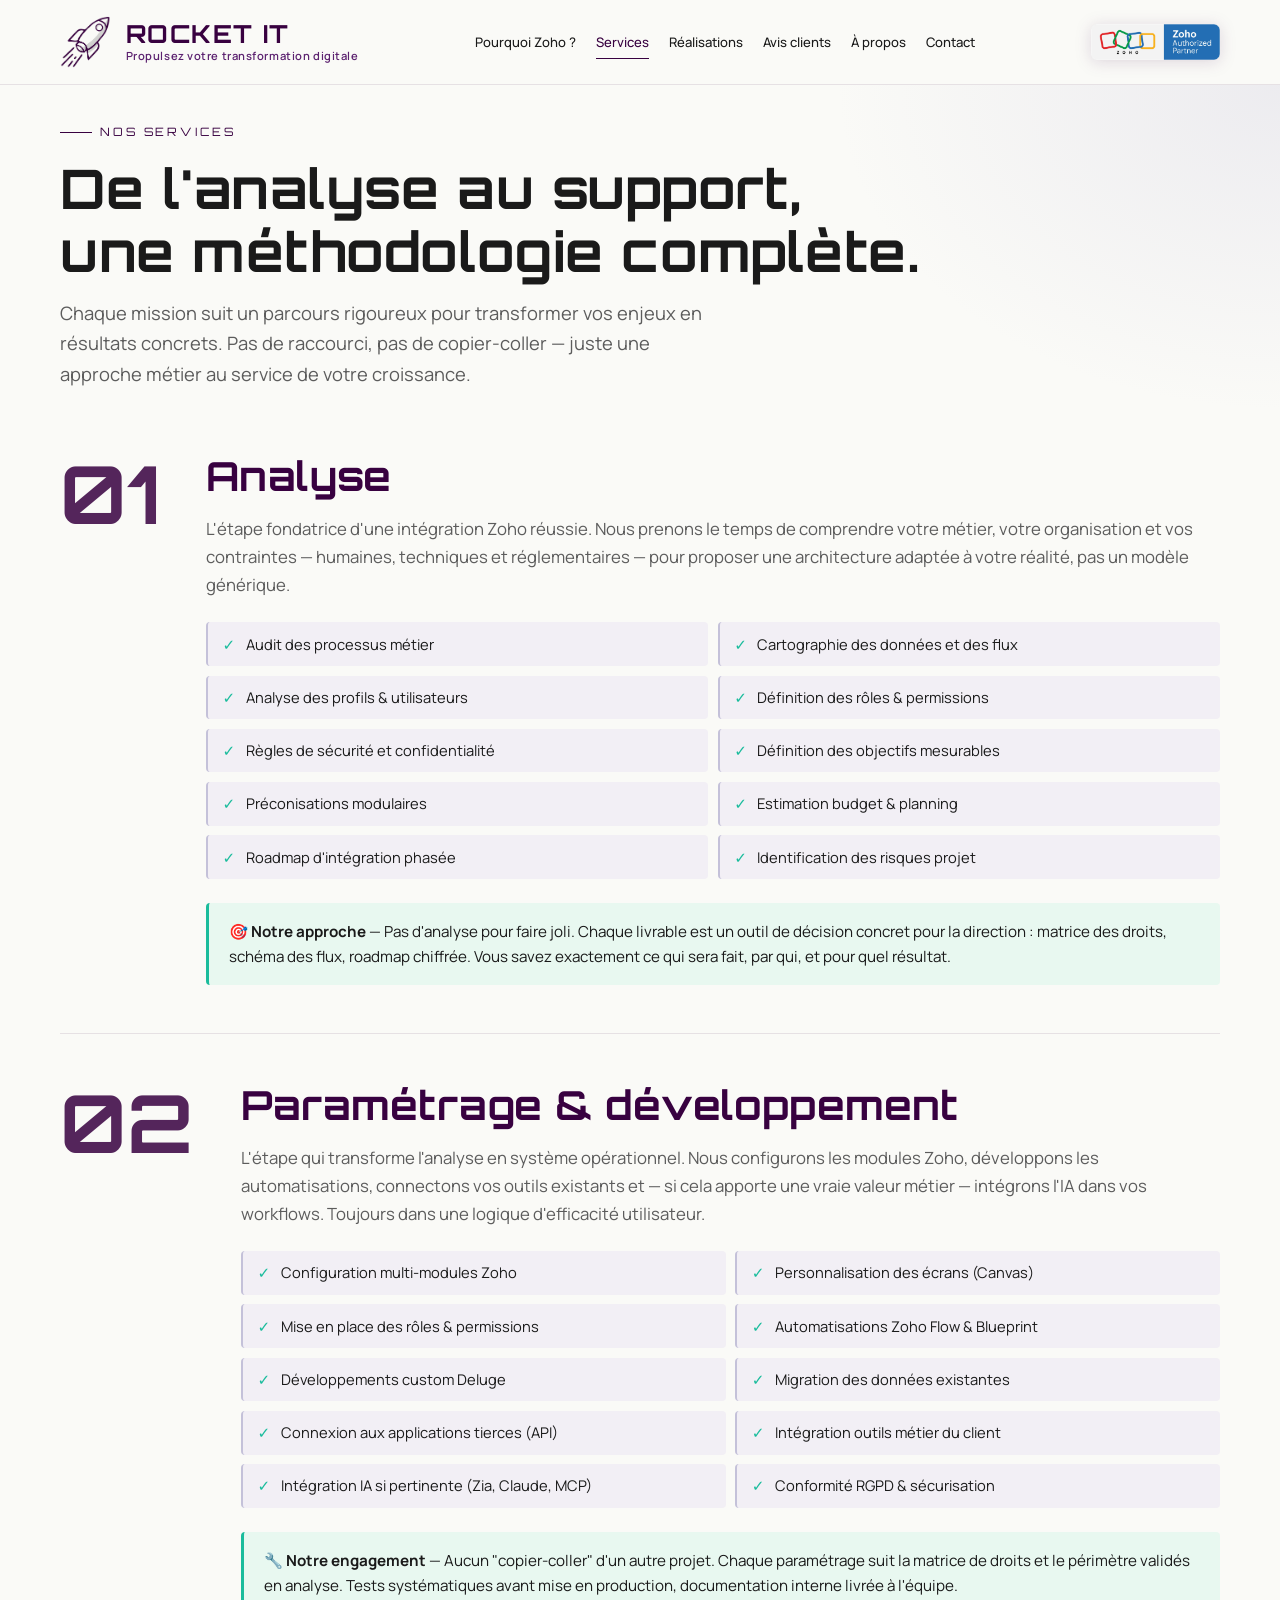
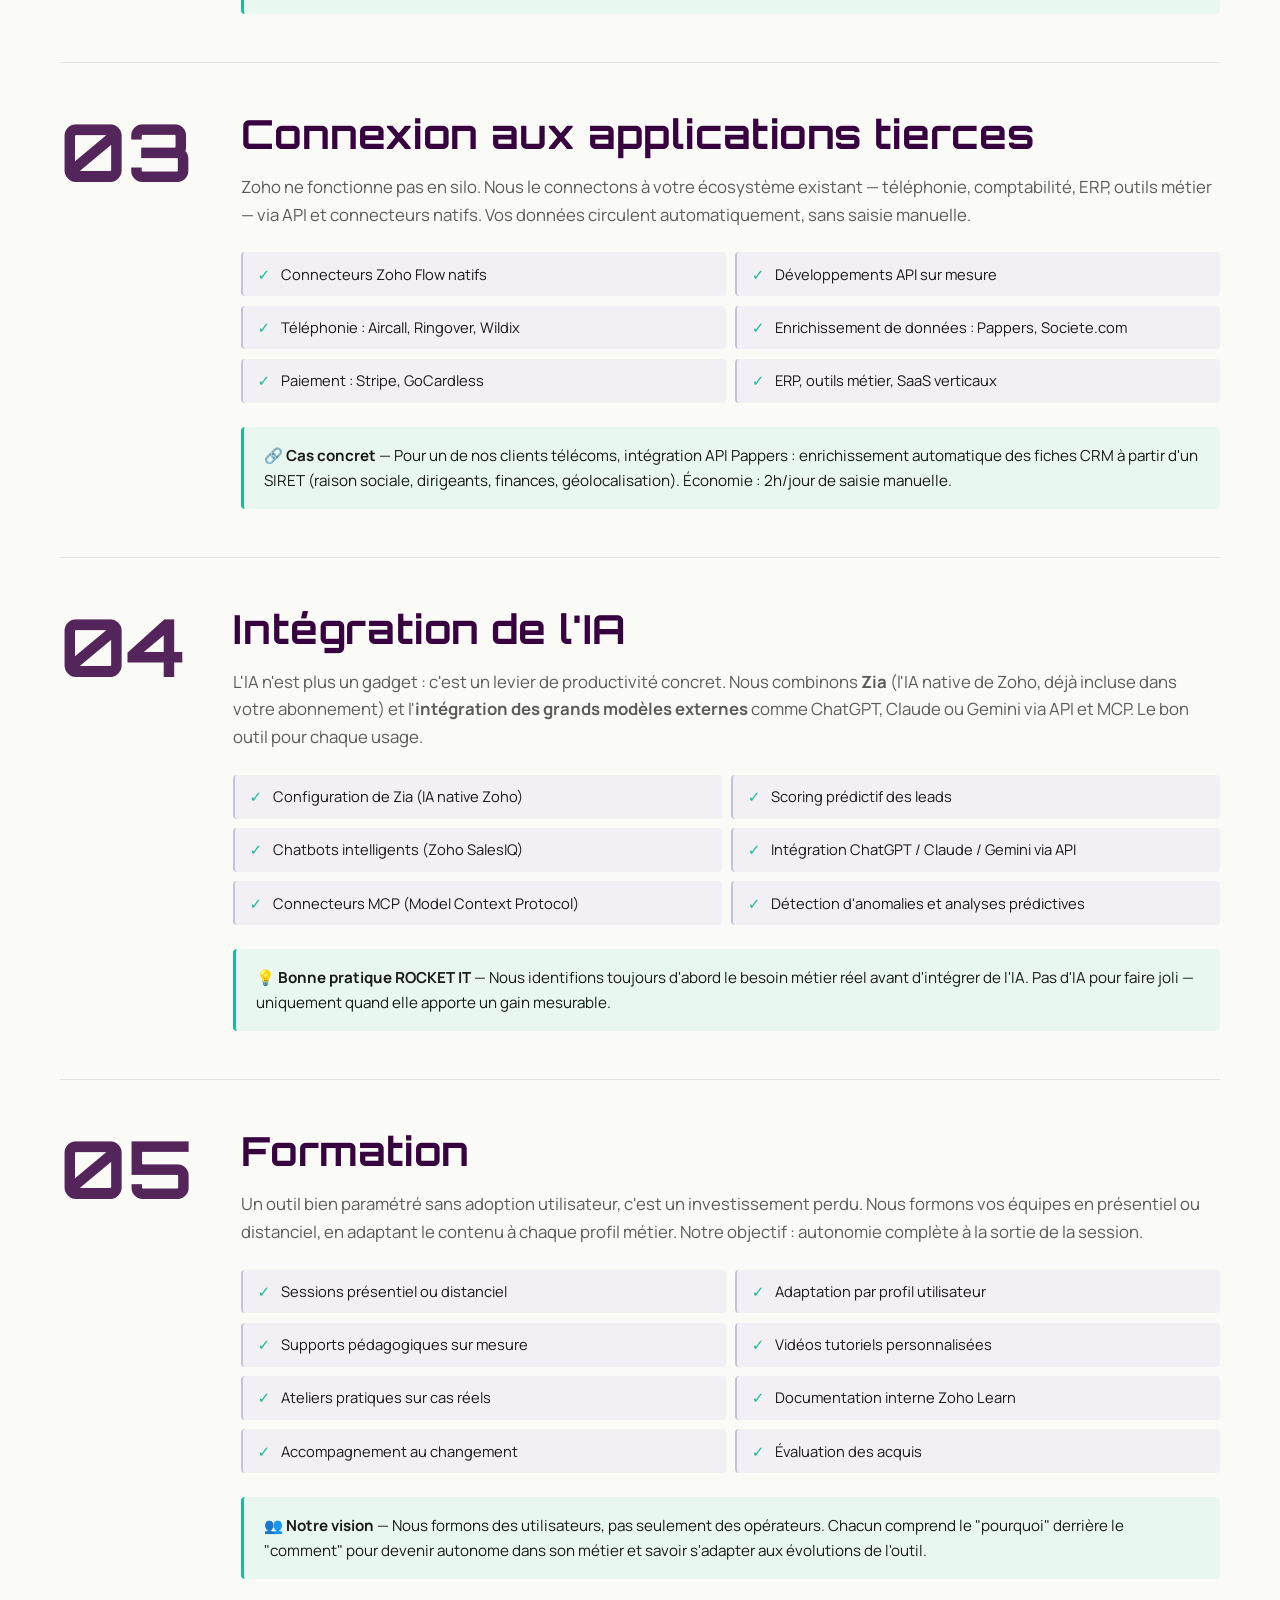
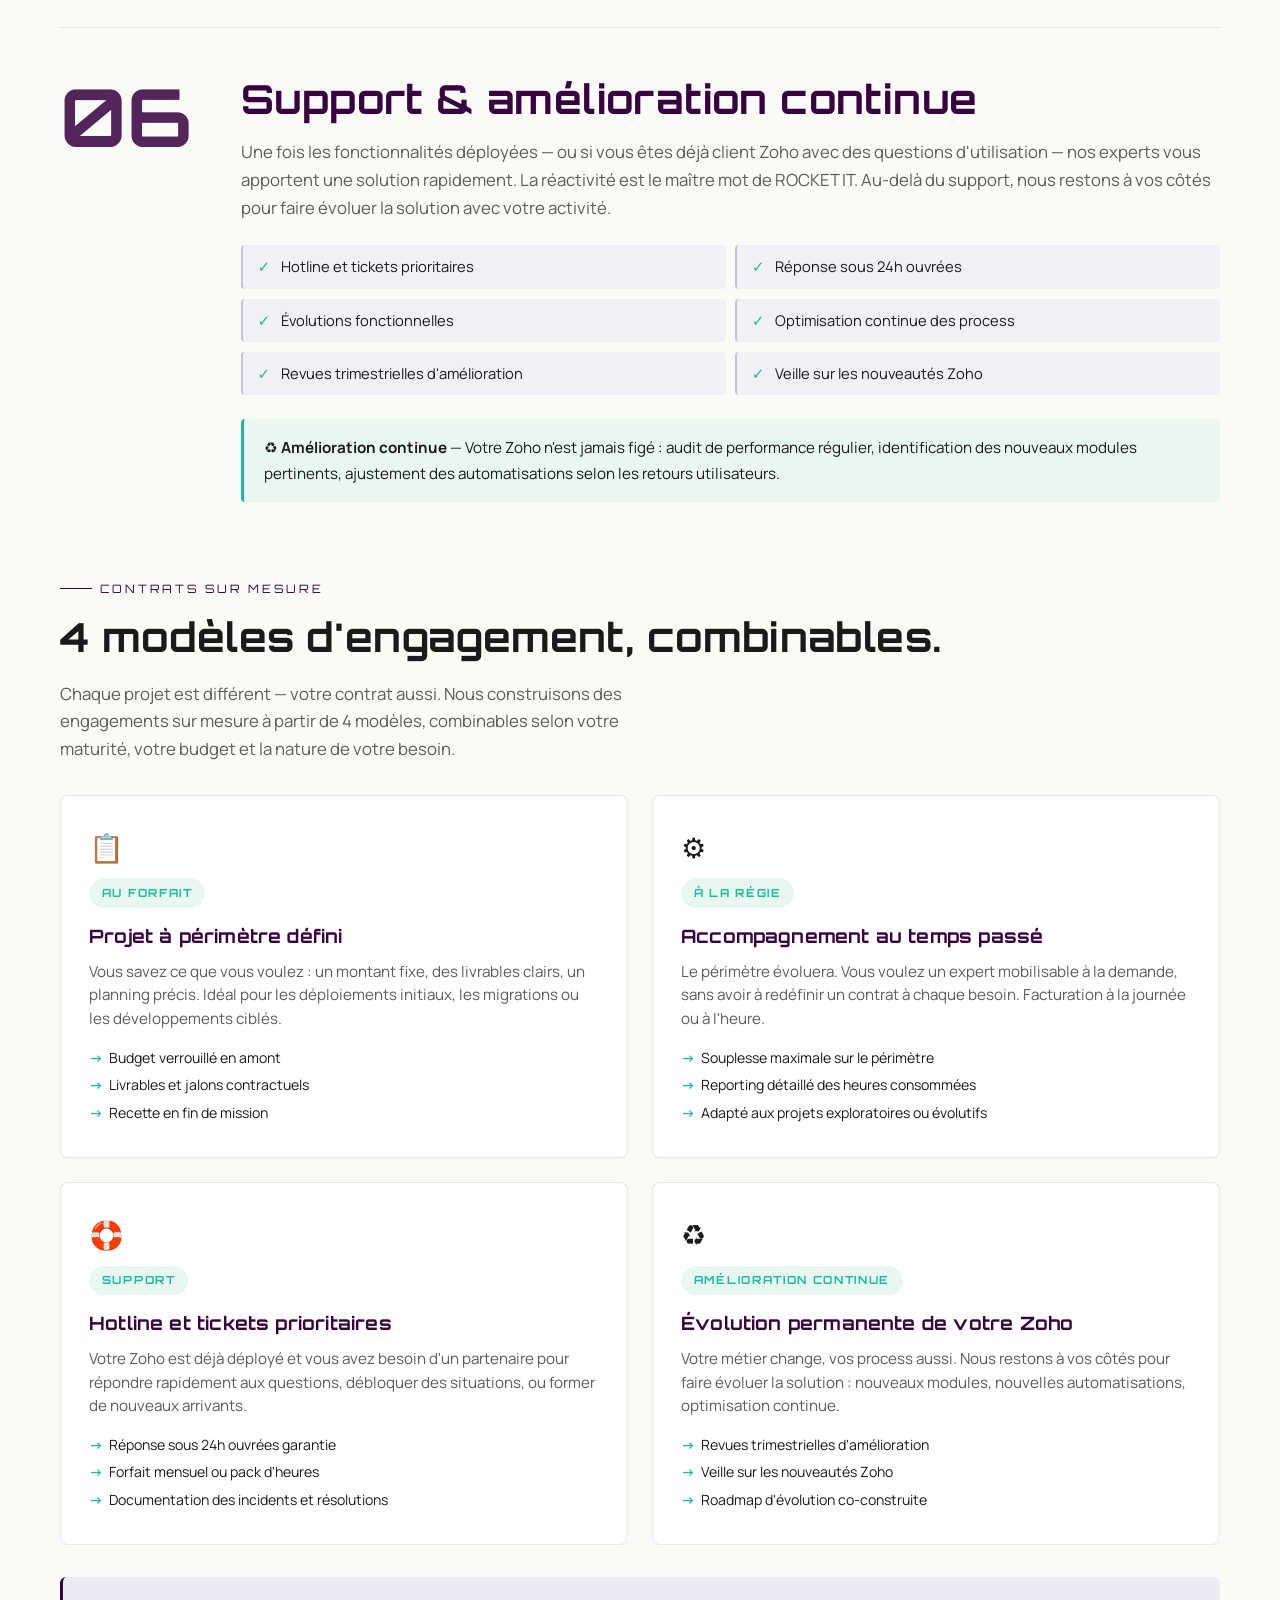
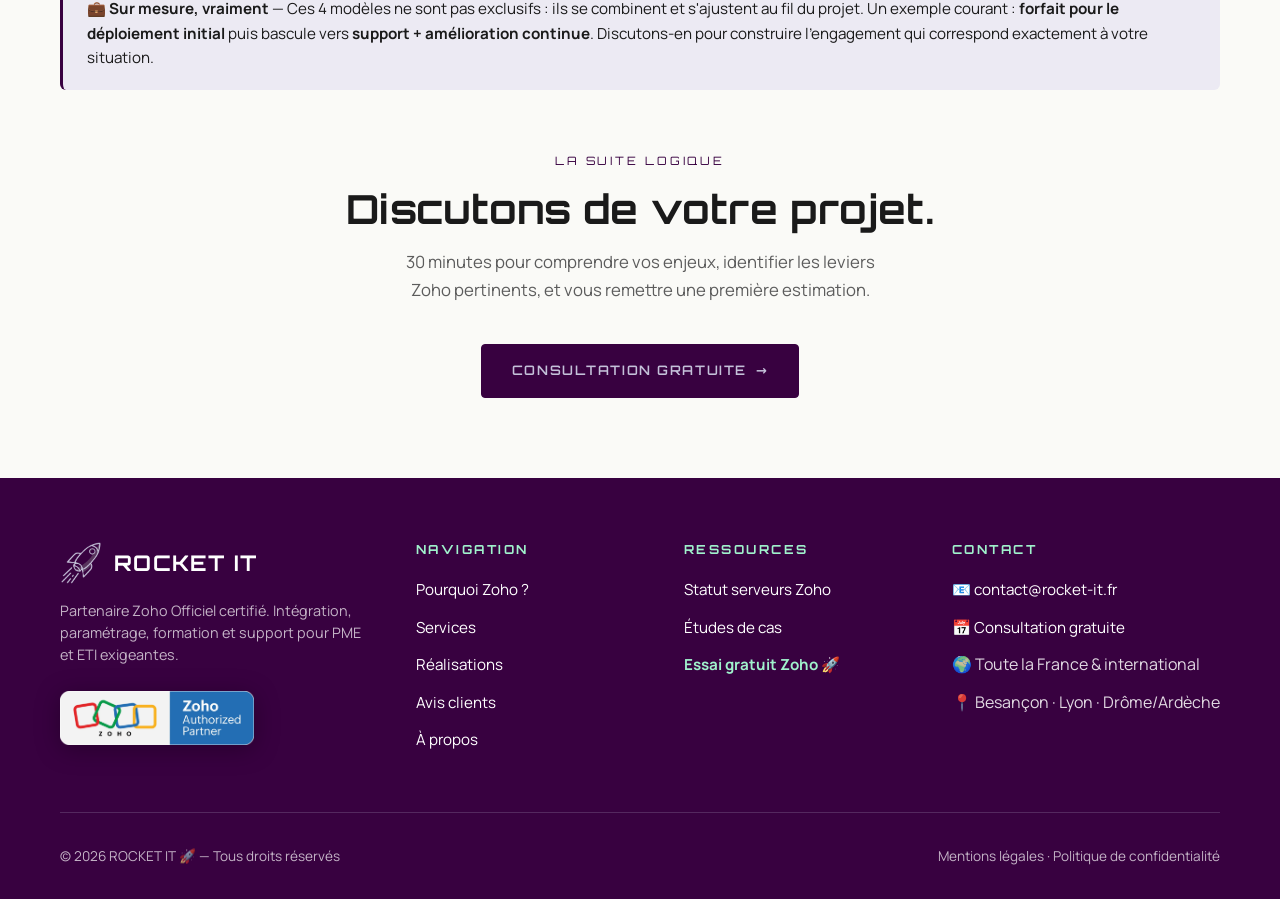
<file: services.html>
<!DOCTYPE html>
<html lang="fr">
<head>
<!-- Google tag (gtag.js) -->
<script async src="https://www.googletagmanager.com/gtag/js?id=AW-18273184706"></script>
<script>
  window.dataLayer = window.dataLayer || [];
  function gtag(){dataLayer.push(arguments);}
  gtag('js', new Date());
  gtag('config', 'AW-18273184706');
</script>
<meta charset="UTF-8">
<meta name="viewport" content="width=device-width, initial-scale=1.0">
<title>Services Zoho : Audit, Paramétrage, IA, Formation, Support | ROCKET IT</title>
<meta name="description" content="Services d'intégration Zoho complets : audit métier, paramétrage CRM, IA, formation, support. Contrats sur mesure (forfait, régie, support, amélioration continue). Partenaire Zoho certifié à Besançon.">
<meta name="keywords" content="services zoho, audit zoho, paramétrage zoho crm, formation zoho, intégration ia zoho, support zoho, deluge, blueprint, canvas">
<meta name="author" content="James Cauliez, ROCKET IT">
<meta name="language" content="French">
<meta name="geo.region" content="FR-25">
<meta name="geo.placename" content="Besançon, France">
<meta name="robots" content="index, follow">
<link rel="canonical" href="https://www.rocket-it.fr/services.html">

<!-- Open Graph (Facebook, LinkedIn) -->
<meta property="og:type" content="website">
<meta property="og:locale" content="fr_FR">
<meta property="og:site_name" content="ROCKET IT">
<meta property="og:url" content="https://www.rocket-it.fr/services.html">
<meta property="og:title" content="Services Zoho — ROCKET IT">
<meta property="og:description" content="De l'audit au support : 6 services pour intégrer Zoho dans votre PME ou ETI avec méthode.">
<meta property="og:image" content="https://www.rocket-it.fr/assets/og-rocket-it.jpg">
<meta property="og:image:width" content="1200">
<meta property="og:image:height" content="630">
<meta property="og:image:alt" content="ROCKET IT — Partenaire Zoho Officiel Certifié">

<!-- Twitter Card -->
<meta name="twitter:card" content="summary_large_image">
<meta name="twitter:title" content="Services Zoho — ROCKET IT">
<meta name="twitter:description" content="De l'audit au support : 6 services pour intégrer Zoho dans votre PME ou ETI avec méthode.">
<meta name="twitter:image" content="https://www.rocket-it.fr/assets/og-rocket-it.jpg">

<link rel="icon" type="image/x-icon" href="/favicon.ico?v=2">
<link rel="icon" type="image/png" sizes="32x32" href="assets/favicon-32x32.png?v=2">
<link rel="icon" type="image/png" sizes="16x16" href="assets/favicon-16x16.png?v=2">
<link rel="icon" type="image/png" sizes="192x192" href="assets/favicon-192x192.png?v=2">
<link rel="icon" type="image/png" sizes="512x512" href="assets/favicon-512x512.png?v=2">
<link rel="apple-touch-icon" sizes="180x180" href="assets/apple-touch-icon.png?v=2">
<meta name="theme-color" content="#380140">
<link rel="preconnect" href="https://fonts.googleapis.com">
<link rel="preconnect" href="https://fonts.gstatic.com" crossorigin>
<link href="https://fonts.googleapis.com/css2?family=Orbitron:wght@500;600;700&family=Manrope:wght@300;400;500;600;700&display=swap" rel="stylesheet">
<link rel="stylesheet" href="css/style.css">
<style>
.service-detail { display: grid; grid-template-columns: auto 1fr; gap: 2rem 3rem; align-items: start; padding: 3rem 0; border-bottom: 1px solid var(--border); }
.service-detail:first-of-type { padding-top: 1rem; }
.service-detail:last-child { border-bottom: none; padding-bottom: 1rem; }
.service-num { font-family: var(--font-display); font-size: clamp(3rem, 7vw, 5rem); font-weight: 700; color: var(--violet); line-height: 1; opacity: 0.85; }
.service-detail h2 { margin-bottom: 1rem; color: var(--violet); }
.service-detail > div > p { color: var(--text-muted); margin-bottom: 1.5rem; font-size: 1.05rem; }
.service-features { display: grid; grid-template-columns: repeat(2, 1fr); gap: 0.6rem; margin-top: 1.5rem; }
.service-features li { list-style: none; display: flex; align-items: flex-start; gap: 0.65rem; padding: 0.7rem 0.9rem; background: var(--bg-soft); border-left: 2px solid var(--lavande); border-radius: 4px; color: var(--text); font-size: 0.92rem; line-height: 1.4; transition: all 0.2s var(--ease); }
.service-features li:hover { border-left-color: var(--mint-darker); background: var(--bg-lavande); transform: translateX(2px); }
.service-features li::before { content: '✓'; color: var(--mint-darker); font-weight: 700; flex-shrink: 0; font-size: 0.95rem; line-height: 1.4; }
.service-highlight { background: var(--mint-bg); border-left: 3px solid var(--mint-darker); padding: 1rem 1.25rem; border-radius: 4px; margin-top: 1.5rem; font-size: 0.95rem; }

/* === MODÈLES D'ENGAGEMENT === */
.engagement-grid { display: grid; grid-template-columns: repeat(2, 1fr); gap: 1.5rem; margin-top: 2rem; }
.engagement-card { background: var(--bg-card); border: 1px solid var(--border); border-radius: 8px; padding: 1.75rem; transition: all 0.3s var(--ease); position: relative; }
.engagement-card:hover { border-color: var(--mint-dark); box-shadow: 0 8px 24px rgba(56,1,64,0.08); transform: translateY(-3px); }
.engagement-icon { font-size: 1.75rem; margin-bottom: 0.5rem; }
.engagement-tag { display: inline-block; font-family: var(--font-display); font-size: 0.7rem; letter-spacing: 0.15em; text-transform: uppercase; color: var(--mint-darker); background: var(--mint-bg); padding: 0.35rem 0.8rem; border-radius: 100px; margin-bottom: 1rem; font-weight: 700; }
.engagement-card h3 { color: var(--violet); margin-bottom: 0.75rem; font-size: 1.15rem; line-height: 1.3; }
.engagement-card > p { color: var(--text-muted); font-size: 0.95rem; line-height: 1.55; margin-bottom: 1rem; }
.engagement-features { list-style: none; padding: 0; margin: 0; }
.engagement-features li { position: relative; padding-left: 1.25rem; font-size: 0.88rem; color: var(--text); line-height: 1.5; margin-bottom: 0.4rem; }
.engagement-features li::before { content: '→'; position: absolute; left: 0; color: var(--mint-darker); font-weight: 700; }
.engagement-note { background: var(--bg-lavande); border-left: 3px solid var(--violet); border-radius: 6px; padding: 1.25rem 1.5rem; margin-top: 2rem; font-size: 0.95rem; line-height: 1.6; }

@media (max-width: 720px) {
  .service-detail { grid-template-columns: 1fr; gap: 0.75rem; }
  .service-features { grid-template-columns: 1fr; }
  .engagement-grid { grid-template-columns: 1fr; }
}
</style>
<script type="application/ld+json">
{
  "@context": "https://schema.org",
  "@graph": [
    {
      "@type": "ItemList",
      "name": "Services ROCKET IT",
      "itemListElement": [
        {"@type": "ListItem", "position": 1, "item": {"@type": "Service", "name": "Analyse", "description": "Audit métier, cartographie des données, profils utilisateurs, rôles et permissions, règles de sécurité."}},
        {"@type": "ListItem", "position": 2, "item": {"@type": "Service", "name": "Paramétrage & développement", "description": "Configuration multi-modules Zoho, Canvas, Blueprint, Deluge, migration des données, conformité RGPD."}},
        {"@type": "ListItem", "position": 3, "item": {"@type": "Service", "name": "Connexion aux applications tierces", "description": "Connecteurs Zoho Flow, développements API sur mesure, téléphonie, paiement, ERP, outils métier."}},
        {"@type": "ListItem", "position": 4, "item": {"@type": "Service", "name": "Intégration de l'IA", "description": "Configuration Zia, intégration ChatGPT/Claude/Gemini via API et MCP, scoring prédictif, chatbots intelligents."}},
        {"@type": "ListItem", "position": 5, "item": {"@type": "Service", "name": "Formation", "description": "Sessions en présentiel ou distanciel, adaptation par profil utilisateur, ateliers pratiques."}},
        {"@type": "ListItem", "position": 6, "item": {"@type": "Service", "name": "Support & amélioration continue", "description": "Hotline, tickets prioritaires, réponse sous 24h ouvrées, évolutions fonctionnelles."}}
      ]
    },
    {
      "@type": "BreadcrumbList",
      "itemListElement": [
        {"@type": "ListItem", "position": 1, "name": "Accueil", "item": "https://www.rocket-it.fr/"},
        {"@type": "ListItem", "position": 2, "name": "Services", "item": "https://www.rocket-it.fr/services.html"}
      ]
    }
  ]
}
</script>
</head>
<body>

<header class="site-header">
  <div class="container">
    <nav class="nav">
      <a href="index.html" class="logo">
        <img src="assets/fusee-violet.webp" alt="" class="logo-icon">
        <div class="logo-text"><span class="logo-name">ROCKET&nbsp;IT</span><span class="logo-tagline">Propulsez votre transformation digitale</span></div>
      </a>
      <ul class="nav-links">
        <li><a href="pourquoi-zoho.html">Pourquoi Zoho ?</a></li>
        <li><a href="services.html" class="active">Services</a></li>
        <li><a href="realisations.html">Réalisations</a></li>
        <li><a href="avis.html">Avis clients</a></li>
        <li><a href="a-propos.html">À propos</a></li>
        <li><a href="contact.html">Contact</a></li>
      </ul>
      <div class="zoho-badge-wrapper"><img src="assets/zoho-authorized-partner-horizontal.webp" alt="ROCKET IT - Partenaire Zoho Officiel Certifié (Authorized Partner)"></div>
      <button class="burger" aria-label="Menu" aria-expanded="false"><span></span><span></span><span></span></button>
    </nav>
  </div>
</header>

<main>

  <section class="page-header">
    <div class="container">
      <div class="page-header-inner">
        <span class="section-label">Nos services</span>
        <h1>De l'analyse au support,<br>une méthodologie complète.</h1>
        <p class="lead">Chaque mission suit un parcours rigoureux pour transformer vos enjeux en résultats concrets. Pas de raccourci, pas de copier-coller — juste une approche métier au service de votre croissance.</p>
      </div>
    </div>
  </section>

  <section class="section">
    <div class="container">

      <div class="service-detail" id="analyse">
        <div class="service-num">01</div>
        <div>
          <h2>Analyse</h2>
          <p>L'étape fondatrice d'une intégration Zoho réussie. Nous prenons le temps de comprendre votre métier, votre organisation et vos contraintes — humaines, techniques et réglementaires — pour proposer une architecture adaptée à votre réalité, pas un modèle générique.</p>
          <ul class="service-features">
            <li>Audit des processus métier</li>
            <li>Cartographie des données et des flux</li>
            <li>Analyse des profils &amp; utilisateurs</li>
            <li>Définition des rôles &amp; permissions</li>
            <li>Règles de sécurité et confidentialité</li>
            <li>Définition des objectifs mesurables</li>
            <li>Préconisations modulaires</li>
            <li>Estimation budget &amp; planning</li>
            <li>Roadmap d'intégration phasée</li>
            <li>Identification des risques projet</li>
          </ul>
          <div class="service-highlight">
            <strong>🎯 Notre approche</strong> — Pas d'analyse pour faire joli. Chaque livrable est un outil de décision concret pour la direction : matrice des droits, schéma des flux, roadmap chiffrée. Vous savez exactement ce qui sera fait, par qui, et pour quel résultat.
          </div>
        </div>
      </div>

      <div class="service-detail" id="parametrage">
        <div class="service-num">02</div>
        <div>
          <h2>Paramétrage &amp; développement</h2>
          <p>L'étape qui transforme l'analyse en système opérationnel. Nous configurons les modules Zoho, développons les automatisations, connectons vos outils existants et — si cela apporte une vraie valeur métier — intégrons l'IA dans vos workflows. Toujours dans une logique d'efficacité utilisateur.</p>
          <ul class="service-features">
            <li>Configuration multi-modules Zoho</li>
            <li>Personnalisation des écrans (Canvas)</li>
            <li>Mise en place des rôles &amp; permissions</li>
            <li>Automatisations Zoho Flow &amp; Blueprint</li>
            <li>Développements custom Deluge</li>
            <li>Migration des données existantes</li>
            <li>Connexion aux applications tierces (API)</li>
            <li>Intégration outils métier du client</li>
            <li>Intégration IA si pertinente (Zia, Claude, MCP)</li>
            <li>Conformité RGPD &amp; sécurisation</li>
          </ul>
          <div class="service-highlight">
            <strong>🔧 Notre engagement</strong> — Aucun "copier-coller" d'un autre projet. Chaque paramétrage suit la matrice de droits et le périmètre validés en analyse. Tests systématiques avant mise en production, documentation interne livrée à l'équipe.
          </div>
        </div>
      </div>

      <div class="service-detail" id="integrations">
        <div class="service-num">03</div>
        <div>
          <h2>Connexion aux applications tierces</h2>
          <p>Zoho ne fonctionne pas en silo. Nous le connectons à votre écosystème existant — téléphonie, comptabilité, ERP, outils métier — via API et connecteurs natifs. Vos données circulent automatiquement, sans saisie manuelle.</p>
          <ul class="service-features">
            <li>Connecteurs Zoho Flow natifs</li>
            <li>Développements API sur mesure</li>
            <li>Téléphonie : Aircall, Ringover, Wildix</li>
            <li>Enrichissement de données : Pappers, Societe.com</li>
            <li>Paiement : Stripe, GoCardless</li>
            <li>ERP, outils métier, SaaS verticaux</li>
          </ul>
          <div class="service-highlight">
            <strong>🔗 Cas concret</strong> — Pour un de nos clients télécoms, intégration API Pappers : enrichissement automatique des fiches CRM à partir d'un SIRET (raison sociale, dirigeants, finances, géolocalisation). Économie : 2h/jour de saisie manuelle.
          </div>
        </div>
      </div>

      <div class="service-detail" id="ia">
        <div class="service-num">04</div>
        <div>
          <h2>Intégration de l'IA</h2>
          <p>L'IA n'est plus un gadget : c'est un levier de productivité concret. Nous combinons <strong>Zia</strong> (l'IA native de Zoho, déjà incluse dans votre abonnement) et l'<strong>intégration des grands modèles externes</strong> comme ChatGPT, Claude ou Gemini via API et MCP. Le bon outil pour chaque usage.</p>
          <ul class="service-features">
            <li>Configuration de Zia (IA native Zoho)</li>
            <li>Scoring prédictif des leads</li>
            <li>Chatbots intelligents (Zoho SalesIQ)</li>
            <li>Intégration ChatGPT / Claude / Gemini via API</li>
            <li>Connecteurs MCP (Model Context Protocol)</li>
            <li>Détection d'anomalies et analyses prédictives</li>
          </ul>
          <div class="service-highlight">
            <strong>💡 Bonne pratique ROCKET&nbsp;IT</strong> — Nous identifions toujours d'abord le besoin métier réel avant d'intégrer de l'IA. Pas d'IA pour faire joli — uniquement quand elle apporte un gain mesurable.
          </div>
        </div>
      </div>

      <div class="service-detail" id="formation">
        <div class="service-num">05</div>
        <div>
          <h2>Formation</h2>
          <p>Un outil bien paramétré sans adoption utilisateur, c'est un investissement perdu. Nous formons vos équipes en présentiel ou distanciel, en adaptant le contenu à chaque profil métier. Notre objectif : autonomie complète à la sortie de la session.</p>
          <ul class="service-features">
            <li>Sessions présentiel ou distanciel</li>
            <li>Adaptation par profil utilisateur</li>
            <li>Supports pédagogiques sur mesure</li>
            <li>Vidéos tutoriels personnalisées</li>
            <li>Ateliers pratiques sur cas réels</li>
            <li>Documentation interne Zoho Learn</li>
            <li>Accompagnement au changement</li>
            <li>Évaluation des acquis</li>
          </ul>
          <div class="service-highlight">
            <strong>👥 Notre vision</strong> — Nous formons des utilisateurs, pas seulement des opérateurs. Chacun comprend le "pourquoi" derrière le "comment" pour devenir autonome dans son métier et savoir s'adapter aux évolutions de l'outil.
          </div>
        </div>
      </div>

      <div class="service-detail" id="support">
        <div class="service-num">06</div>
        <div>
          <h2>Support &amp; amélioration continue</h2>
          <p>Une fois les fonctionnalités déployées — ou si vous êtes déjà client Zoho avec des questions d'utilisation — nos experts vous apportent une solution rapidement. La réactivité est le maître mot de ROCKET&nbsp;IT. Au-delà du support, nous restons à vos côtés pour faire évoluer la solution avec votre activité.</p>
          <ul class="service-features">
            <li>Hotline et tickets prioritaires</li>
            <li>Réponse sous 24h ouvrées</li>
            <li>Évolutions fonctionnelles</li>
            <li>Optimisation continue des process</li>
            <li>Revues trimestrielles d'amélioration</li>
            <li>Veille sur les nouveautés Zoho</li>
          </ul>
          <div class="service-highlight">
            <strong>♻️ Amélioration continue</strong> — Votre Zoho n'est jamais figé : audit de performance régulier, identification des nouveaux modules pertinents, ajustement des automatisations selon les retours utilisateurs.
          </div>
        </div>
      </div>

    </div>
  </section>

  <!-- MODÈLES D'ENGAGEMENT -->
  <section class="section">
    <div class="container">
      <span class="section-label">Contrats sur mesure</span>
      <h2 style="margin-bottom:1.25rem;">4 modèles d'engagement, combinables.</h2>
      <p class="section-intro">Chaque projet est différent — votre contrat aussi. Nous construisons des engagements sur mesure à partir de 4 modèles, combinables selon votre maturité, votre budget et la nature de votre besoin.</p>

      <div class="engagement-grid">
        <div class="engagement-card">
          <div class="engagement-icon">📋</div>
          <div class="engagement-tag">Au forfait</div>
          <h3>Projet à périmètre défini</h3>
          <p>Vous savez ce que vous voulez : un montant fixe, des livrables clairs, un planning précis. Idéal pour les déploiements initiaux, les migrations ou les développements ciblés.</p>
          <ul class="engagement-features">
            <li>Budget verrouillé en amont</li>
            <li>Livrables et jalons contractuels</li>
            <li>Recette en fin de mission</li>
          </ul>
        </div>

        <div class="engagement-card">
          <div class="engagement-icon">⚙️</div>
          <div class="engagement-tag">À la régie</div>
          <h3>Accompagnement au temps passé</h3>
          <p>Le périmètre évoluera. Vous voulez un expert mobilisable à la demande, sans avoir à redéfinir un contrat à chaque besoin. Facturation à la journée ou à l'heure.</p>
          <ul class="engagement-features">
            <li>Souplesse maximale sur le périmètre</li>
            <li>Reporting détaillé des heures consommées</li>
            <li>Adapté aux projets exploratoires ou évolutifs</li>
          </ul>
        </div>

        <div class="engagement-card">
          <div class="engagement-icon">🛟</div>
          <div class="engagement-tag">Support</div>
          <h3>Hotline et tickets prioritaires</h3>
          <p>Votre Zoho est déjà déployé et vous avez besoin d'un partenaire pour répondre rapidement aux questions, débloquer des situations, ou former de nouveaux arrivants.</p>
          <ul class="engagement-features">
            <li>Réponse sous 24h ouvrées garantie</li>
            <li>Forfait mensuel ou pack d'heures</li>
            <li>Documentation des incidents et résolutions</li>
          </ul>
        </div>

        <div class="engagement-card">
          <div class="engagement-icon">♻️</div>
          <div class="engagement-tag">Amélioration continue</div>
          <h3>Évolution permanente de votre Zoho</h3>
          <p>Votre métier change, vos process aussi. Nous restons à vos côtés pour faire évoluer la solution : nouveaux modules, nouvelles automatisations, optimisation continue.</p>
          <ul class="engagement-features">
            <li>Revues trimestrielles d'amélioration</li>
            <li>Veille sur les nouveautés Zoho</li>
            <li>Roadmap d'évolution co-construite</li>
          </ul>
        </div>
      </div>

      <div class="engagement-note">
        <strong>💼 Sur mesure, vraiment</strong> — Ces 4 modèles ne sont pas exclusifs : ils se combinent et s'ajustent au fil du projet. Un exemple courant : <strong>forfait pour le déploiement initial</strong> puis bascule vers <strong>support + amélioration continue</strong>. Discutons-en pour construire l'engagement qui correspond exactement à votre situation.
      </div>

    </div>
  </section>

  <section class="cta-section section-soft">
    <div class="container">
      <span class="section-label">La suite logique</span>
      <h2>Discutons de votre projet.</h2>
      <p>30 minutes pour comprendre vos enjeux, identifier les leviers Zoho pertinents, et vous remettre une première estimation.</p>
      <a href="contact.html" class="btn btn-primary btn-arrow">Consultation gratuite</a>
    </div>
  </section>

</main>

<footer class="site-footer">
  <div class="container">
    <div class="footer-grid">
      <div>
        <div class="footer-brand-logo"><img src="assets/fusee-lavande.webp" alt=""><span>ROCKET&nbsp;IT</span></div>
        <p class="footer-brand-text">Partenaire Zoho Officiel certifié. Intégration, paramétrage, formation et support pour PME et ETI exigeantes.</p>
        <div class="footer-zoho-badge"><img src="assets/zoho-authorized-partner-horizontal.webp" alt="ROCKET IT - Partenaire Zoho Officiel Certifié (Authorized Partner)"></div>
      </div>
      <div class="footer-col"><h4>Navigation</h4><ul><li><a href="pourquoi-zoho.html">Pourquoi Zoho ?</a></li><li><a href="services.html">Services</a></li><li><a href="realisations.html">Réalisations</a></li><li><a href="avis.html">Avis clients</a></li><li><a href="a-propos.html">À propos</a></li></ul></div>
      <div class="footer-col"><h4>Ressources</h4><ul><li><a href="statut-zoho.html">Statut serveurs Zoho</a></li><li><a href="realisations.html">Études de cas</a></li><li><a href="https://store.zoho.eu/ResellerCustomerSignUp.do?id=23485ec546ddc9b73a7d4bac2358c5e1&amp;locale=fr" target="_blank" rel="noopener noreferrer" class="footer-trial-mini">Essai gratuit Zoho 🚀</a></li></ul></div>
      <div class="footer-col"><h4>Contact</h4><ul><li><a href="mailto:contact@rocket-it.fr">📧 contact@rocket-it.fr</a></li><li><a href="contact.html">📅 Consultation gratuite</a></li><li class="contact-bases">🌍 Toute la France &amp; international</li><li class="contact-bases">📍 Besançon · Lyon · Drôme/Ardèche</li></ul></div>
    </div>
    <div class="footer-bottom">
      <span>© <span id="year">2026</span> ROCKET&nbsp;IT 🚀 — Tous droits réservés</span>
      <span class="footer-legal-links"><a href="mentions-legales.html">Mentions légales</a> · <a href="politique-confidentialite.html">Politique de confidentialité</a></span>
    </div>
  </div>
</footer>

<script src="js/main.js"></script>
</body>
</html>
</file>
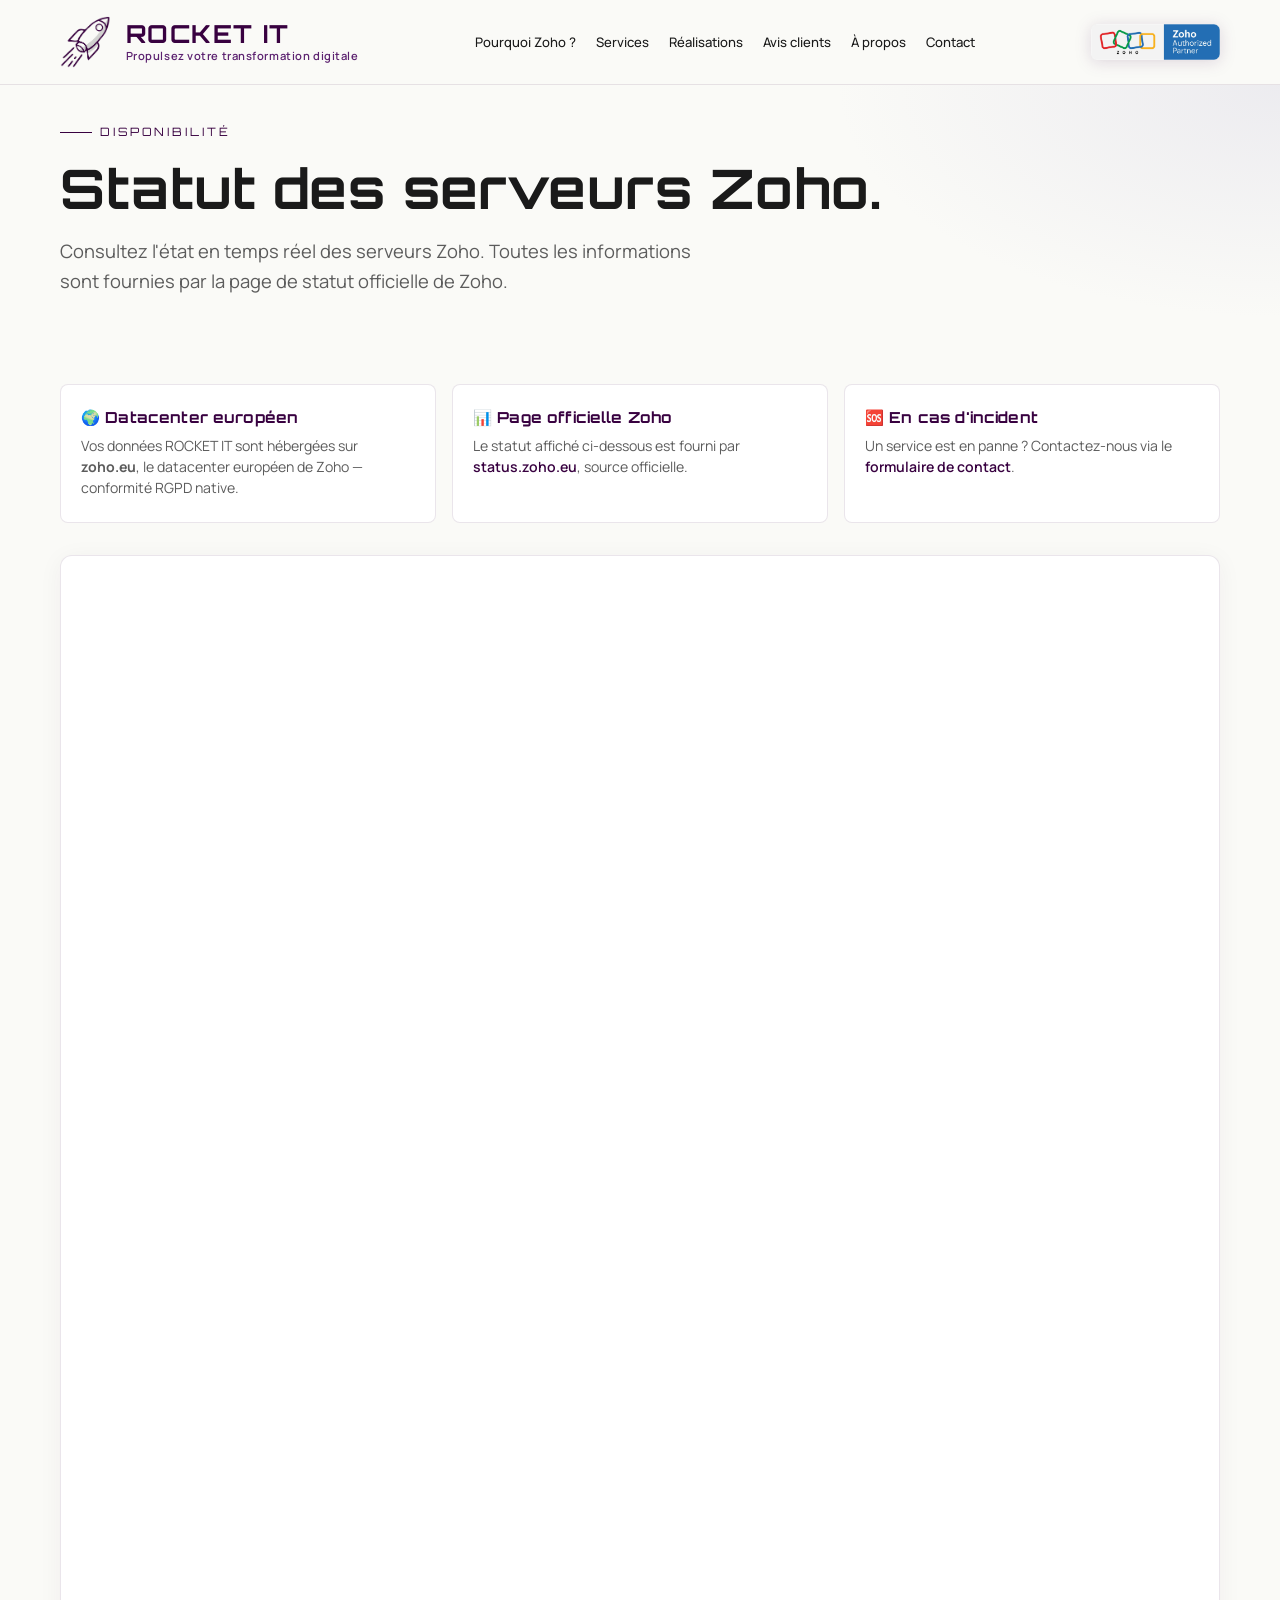
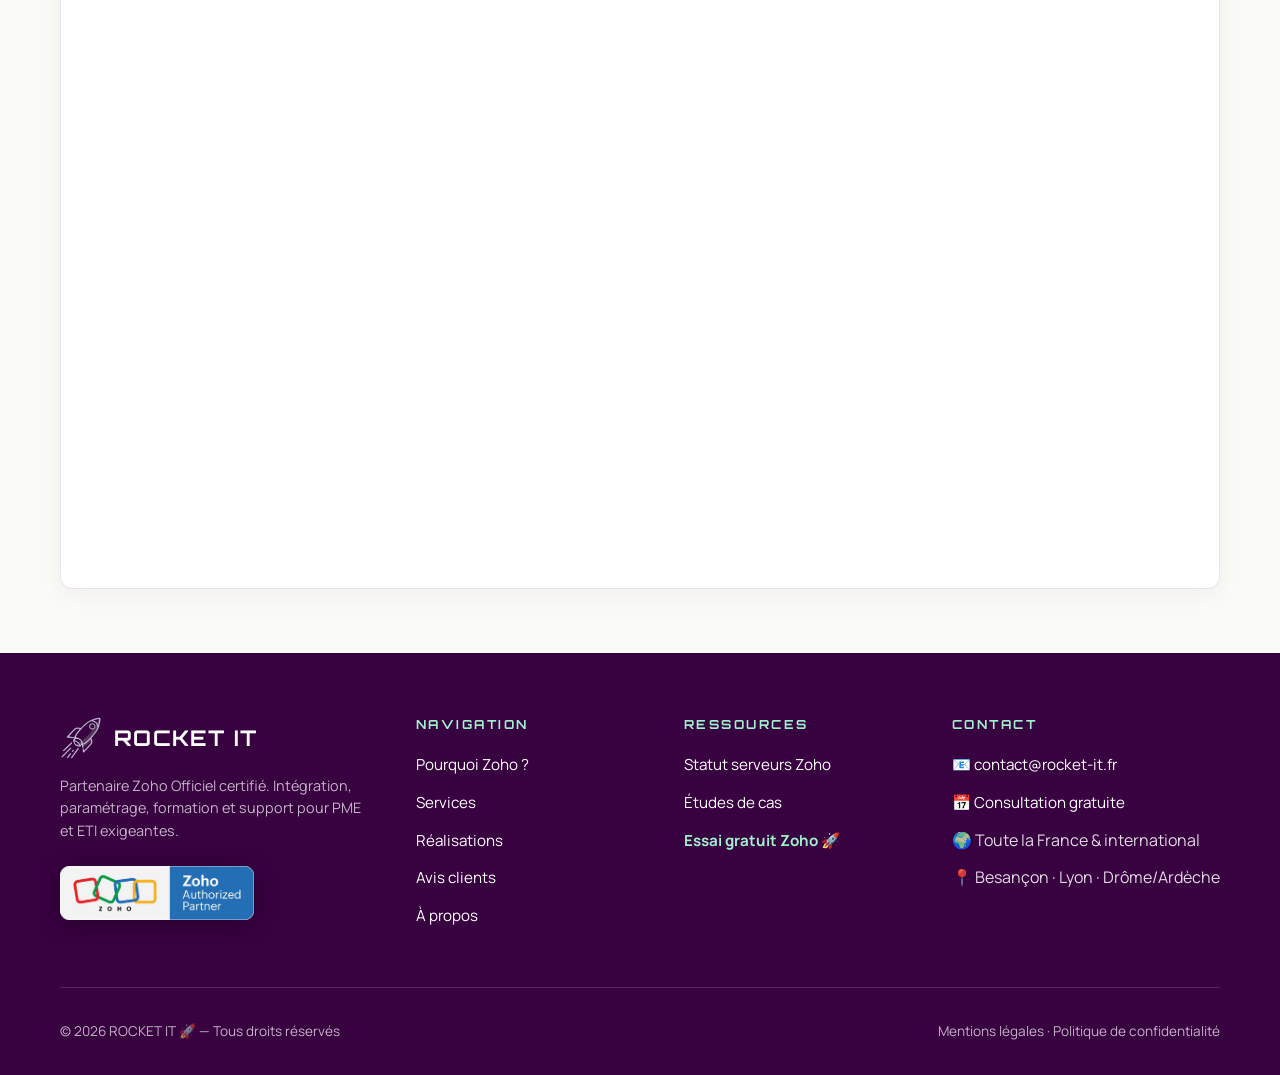
<file: statut-zoho.html>
<!DOCTYPE html>
<html lang="fr">
<head>
<!-- Google tag (gtag.js) -->
<script async src="https://www.googletagmanager.com/gtag/js?id=AW-18273184706"></script>
<script>
  window.dataLayer = window.dataLayer || [];
  function gtag(){dataLayer.push(arguments);}
  gtag('js', new Date());
  gtag('config', 'AW-18273184706');
</script>
<meta charset="UTF-8">
<meta name="viewport" content="width=device-width, initial-scale=1.0">
<title>Statut des serveurs Zoho en temps réel | ROCKET IT</title>
<meta name="description" content="Consultez en temps réel le statut des serveurs Zoho (CRM, Books, SalesIQ, Mail...). Source officielle status.zoho.eu via ROCKET IT, Partenaire Zoho Officiel.">
<meta name="keywords" content="statut zoho, zoho status, zoho serveurs, disponibilité zoho, incident zoho">
<meta name="author" content="James Cauliez, ROCKET IT">
<meta name="language" content="French">
<meta name="geo.region" content="FR-25">
<meta name="geo.placename" content="Besançon, France">
<meta name="robots" content="index, follow">
<link rel="canonical" href="https://www.rocket-it.fr/statut-zoho.html">

<!-- Open Graph (Facebook, LinkedIn) -->
<meta property="og:type" content="website">
<meta property="og:locale" content="fr_FR">
<meta property="og:site_name" content="ROCKET IT">
<meta property="og:url" content="https://www.rocket-it.fr/statut-zoho.html">
<meta property="og:title" content="Statut serveurs Zoho — ROCKET IT">
<meta property="og:description" content="Suivez la disponibilité des services Zoho en temps réel.">
<meta property="og:image" content="https://www.rocket-it.fr/assets/og-rocket-it.jpg">
<meta property="og:image:width" content="1200">
<meta property="og:image:height" content="630">
<meta property="og:image:alt" content="ROCKET IT — Partenaire Zoho Officiel Certifié">

<!-- Twitter Card -->
<meta name="twitter:card" content="summary_large_image">
<meta name="twitter:title" content="Statut serveurs Zoho — ROCKET IT">
<meta name="twitter:description" content="Suivez la disponibilité des services Zoho en temps réel.">
<meta name="twitter:image" content="https://www.rocket-it.fr/assets/og-rocket-it.jpg">

<link rel="icon" type="image/x-icon" href="/favicon.ico?v=2">
<link rel="icon" type="image/png" sizes="32x32" href="assets/favicon-32x32.png?v=2">
<link rel="icon" type="image/png" sizes="16x16" href="assets/favicon-16x16.png?v=2">
<link rel="icon" type="image/png" sizes="192x192" href="assets/favicon-192x192.png?v=2">
<link rel="icon" type="image/png" sizes="512x512" href="assets/favicon-512x512.png?v=2">
<link rel="apple-touch-icon" sizes="180x180" href="assets/apple-touch-icon.png?v=2">
<meta name="theme-color" content="#380140">
<link rel="preconnect" href="https://fonts.googleapis.com">
<link rel="preconnect" href="https://fonts.gstatic.com" crossorigin>
<link href="https://fonts.googleapis.com/css2?family=Orbitron:wght@500;600;700&family=Manrope:wght@300;400;500;600;700&display=swap" rel="stylesheet">
<link rel="stylesheet" href="css/style.css">
<style>
.status-frame-wrapper { background: var(--bg-card); border: 1px solid var(--border); border-radius: 12px; padding: 1rem; box-shadow: var(--shadow-card); margin-top: 2rem; }
.status-frame { width: 100%; height: 1600px; border: none; border-radius: 8px; display: block; }
.status-info { display: grid; grid-template-columns: repeat(auto-fit, minmax(220px, 1fr)); gap: 1rem; margin-top: 2rem; }
.status-info-card { background: var(--bg-card); border: 1px solid var(--border); border-radius: 8px; padding: 1.5rem 1.25rem; }
.status-info-card h3 { font-size: 0.95rem; color: var(--violet); margin-bottom: 0.5rem; }
.status-info-card p { color: var(--text-muted); font-size: 0.88rem; line-height: 1.5; }
.status-info-card a { color: var(--violet); font-weight: 600; }
.mobile-warning { display: none; background: var(--mint-bg); border: 1px solid var(--mint-dark); border-radius: 8px; padding: 1.25rem; text-align: center; font-size: 0.92rem; color: var(--violet); }
.mobile-warning a { color: var(--violet); font-weight: 700; text-decoration: underline; }
@media (max-width: 720px) {
  .status-frame { display: none; }
  .mobile-warning { display: block; }
}
</style>
</head>
<body>

<header class="site-header">
  <div class="container">
    <nav class="nav">
      <a href="index.html" class="logo">
        <img src="assets/fusee-violet.webp" alt="" class="logo-icon">
        <div class="logo-text"><span class="logo-name">ROCKET&nbsp;IT</span><span class="logo-tagline">Propulsez votre transformation digitale</span></div>
      </a>
      <ul class="nav-links">
        <li><a href="pourquoi-zoho.html">Pourquoi Zoho ?</a></li>
        <li><a href="services.html">Services</a></li>
        <li><a href="realisations.html">Réalisations</a></li>
        <li><a href="avis.html">Avis clients</a></li>
        <li><a href="a-propos.html">À propos</a></li>
        <li><a href="contact.html">Contact</a></li>
      </ul>
      <div class="zoho-badge-wrapper"><img src="assets/zoho-authorized-partner-horizontal.webp" alt="ROCKET IT - Partenaire Zoho Officiel Certifié (Authorized Partner)"></div>
      <button class="burger" aria-label="Menu" aria-expanded="false"><span></span><span></span><span></span></button>
    </nav>
  </div>
</header>

<main>

  <section class="page-header" style="padding-bottom: 1.5rem;">
    <div class="container">
      <div class="page-header-inner">
        <span class="section-label">Disponibilité</span>
        <h1>Statut des serveurs Zoho.</h1>
        <p class="lead">Consultez l'état en temps réel des serveurs Zoho. Toutes les informations sont fournies par la page de statut officielle de Zoho.</p>
      </div>
    </div>
  </section>

  <section class="section" style="padding-top: 2rem;">
    <div class="container">

      <div class="status-info">
        <div class="status-info-card">
          <h3>🌍 Datacenter européen</h3>
          <p>Vos données ROCKET&nbsp;IT sont hébergées sur <strong>zoho.eu</strong>, le datacenter européen de Zoho — conformité RGPD native.</p>
        </div>
        <div class="status-info-card">
          <h3>📊 Page officielle Zoho</h3>
          <p>Le statut affiché ci-dessous est fourni par <a href="https://status.zoho.eu" target="_blank" rel="noopener">status.zoho.eu</a>, source officielle.</p>
        </div>
        <div class="status-info-card">
          <h3>🆘 En cas d'incident</h3>
          <p>Un service est en panne ? Contactez-nous via le <a href="contact.html">formulaire de contact</a>.</p>
        </div>
      </div>

      <div class="status-frame-wrapper">
        <iframe class="status-frame" src="https://status.zoho.eu" title="Statut des serveurs Zoho EU" loading="lazy"></iframe>
        <div class="mobile-warning">
          📱 L'affichage des statuts Zoho n'est pas optimisé pour mobile.<br>
          <a href="https://status.zoho.eu" target="_blank" rel="noopener">Ouvrir status.zoho.eu →</a>
        </div>
      </div>

    </div>
  </section>

</main>

<footer class="site-footer">
  <div class="container">
    <div class="footer-grid">
      <div>
        <div class="footer-brand-logo"><img src="assets/fusee-lavande.webp" alt=""><span>ROCKET&nbsp;IT</span></div>
        <p class="footer-brand-text">Partenaire Zoho Officiel certifié. Intégration, paramétrage, formation et support pour PME et ETI exigeantes.</p>
        <div class="footer-zoho-badge"><img src="assets/zoho-authorized-partner-horizontal.webp" alt="ROCKET IT - Partenaire Zoho Officiel Certifié (Authorized Partner)"></div>
      </div>
      <div class="footer-col"><h4>Navigation</h4><ul><li><a href="pourquoi-zoho.html">Pourquoi Zoho ?</a></li><li><a href="services.html">Services</a></li><li><a href="realisations.html">Réalisations</a></li><li><a href="avis.html">Avis clients</a></li><li><a href="a-propos.html">À propos</a></li></ul></div>
      <div class="footer-col"><h4>Ressources</h4><ul><li><a href="statut-zoho.html">Statut serveurs Zoho</a></li><li><a href="realisations.html">Études de cas</a></li><li><a href="https://store.zoho.eu/ResellerCustomerSignUp.do?id=23485ec546ddc9b73a7d4bac2358c5e1&amp;locale=fr" target="_blank" rel="noopener noreferrer" class="footer-trial-mini">Essai gratuit Zoho 🚀</a></li></ul></div>
      <div class="footer-col"><h4>Contact</h4><ul><li><a href="mailto:contact@rocket-it.fr">📧 contact@rocket-it.fr</a></li><li><a href="contact.html">📅 Consultation gratuite</a></li><li class="contact-bases">🌍 Toute la France &amp; international</li><li class="contact-bases">📍 Besançon · Lyon · Drôme/Ardèche</li></ul></div>
    </div>
    <div class="footer-bottom"><span>© <span id="year">2026</span> ROCKET&nbsp;IT 🚀 — Tous droits réservés</span><span class="footer-legal-links"><a href="mentions-legales.html">Mentions légales</a> · <a href="politique-confidentialite.html">Politique de confidentialité</a></span></div>
  </div>
</footer>

<script src="js/main.js"></script>
</body>
</html>
</file>
<file: css/style.css>
/* =============================================================
   ROCKET IT — Site stylesheet
   Variante E · Lavande Douce
   ============================================================= */

*, *::before, *::after { box-sizing: border-box; margin: 0; padding: 0; }
html { scroll-behavior: smooth; -webkit-font-smoothing: antialiased; -moz-osx-font-smoothing: grayscale; }

:root {
  --bg: #FAFAF7; --bg-soft: #F2EFF5; --bg-lavande: #ECEAF3; --bg-card: #FFFFFF; --bg-dark: #380140;
  --violet: #380140; --violet-soft: #5C2270; --lavande: #C4C1D9; --lavande-dark: #9B97B7;
  --mint: #A0F2CC; --mint-bg: #E8F8F0; --mint-dark: #5DB89A; --mint-darker: #1ABC9C;
  --text: #1A1A1A; --text-muted: #5C5C5C; --text-light: #8A8A8A;
  --border: rgba(56,1,64,0.1); --border-lavande: rgba(196,193,217,0.6); --border-mint: rgba(93,184,154,0.3);
  --font-display: 'Orbitron', system-ui, sans-serif; --font-body: 'Manrope', system-ui, sans-serif;
  --shadow-card: 0 4px 24px rgba(56,1,64,0.05); --shadow-card-hover: 0 12px 40px rgba(56,1,64,0.1); --shadow-violet: 0 8px 40px rgba(56,1,64,0.25);
  --ease: cubic-bezier(0.4, 0, 0.2, 1); --container: 1240px;
}

body { font-family: var(--font-body); color: var(--text); background: var(--bg); line-height: 1.65; overflow-x: hidden; }
h1, h2, h3, h4 { font-family: var(--font-display); font-weight: 700; line-height: 1.15; color: var(--text); letter-spacing: 0.01em; }
h1 { font-size: clamp(2.25rem, 4.5vw, 3.4rem); }
h2 { font-size: clamp(1.75rem, 3.4vw, 2.5rem); }
h3 { font-size: clamp(1.15rem, 2vw, 1.4rem); }
a { color: var(--violet); text-decoration: none; transition: color 0.2s var(--ease); }
a:hover { color: var(--violet-soft); }
.container { max-width: var(--container); margin: 0 auto; padding: 0 clamp(1.25rem, 4vw, 2.5rem); }

/* HEADER */
.site-header { position: sticky; top: 0; z-index: 100; background: rgba(250,250,247,0.95); backdrop-filter: blur(14px); -webkit-backdrop-filter: blur(14px); border-bottom: 1px solid var(--border); }
.nav { display: flex; align-items: center; justify-content: space-between; padding: 1rem 0; gap: 2rem; }
.logo { display: flex; align-items: center; gap: 0.85rem; text-decoration: none; }
.logo-icon { height: 52px; width: auto; display: block; }
.logo-text { display: flex; flex-direction: column; line-height: 1; }
.logo-name { font-family: var(--font-display); font-weight: 700; font-size: 1.55rem; letter-spacing: 0.06em; color: var(--violet); }
.logo-tagline { font-family: var(--font-body); font-size: 0.7rem; font-weight: 600; color: var(--violet-soft); letter-spacing: 0.05em; margin-top: 0.2rem; }
.nav-links { display: flex; gap: 2rem; list-style: none; align-items: center; }
.nav-links a { color: var(--text); font-size: 0.9rem; font-weight: 500; padding: 0.4rem 0; border-bottom: 1px solid transparent; transition: all 0.3s var(--ease); }
.nav-links a:hover, .nav-links a.active { color: var(--violet); border-bottom-color: var(--violet); }
.zoho-badge-wrapper { display: flex; align-items: center; }
.zoho-badge-wrapper img { height: 44px; display: block; filter: drop-shadow(0 2px 8px rgba(56,1,64,0.15)); }
.burger { display: none; background: none; border: none; cursor: pointer; padding: 0.5rem; width: 44px; height: 44px; flex-direction: column; justify-content: center; align-items: center; gap: 5px; }
.burger span { display: block; width: 26px; height: 2px; background: var(--violet); transition: all 0.3s var(--ease); }
.burger.active span:nth-child(1) { transform: translateY(7px) rotate(45deg); }
.burger.active span:nth-child(2) { opacity: 0; }
.burger.active span:nth-child(3) { transform: translateY(-7px) rotate(-45deg); }

/* BUTTONS */
.btn { display: inline-flex; align-items: center; gap: 0.55rem; padding: 0.95rem 1.85rem; font-family: var(--font-display); font-size: 0.82rem; font-weight: 600; letter-spacing: 0.12em; text-transform: uppercase; border-radius: 4px; cursor: pointer; transition: all 0.3s var(--ease); border: 1px solid transparent; text-decoration: none; white-space: nowrap; }
.btn-primary { background: var(--violet); color: var(--lavande); border-color: var(--violet); }
.btn-primary:hover { background: var(--violet-soft); border-color: var(--violet-soft); transform: translateY(-2px); box-shadow: var(--shadow-violet); color: #fff; }
.btn-secondary { background: transparent; color: var(--violet); border-color: var(--violet); }
.btn-secondary:hover { background: var(--violet); color: var(--lavande); }
.btn-arrow::after { content: '→'; transition: transform 0.3s var(--ease); }
.btn-arrow:hover::after { transform: translateX(4px); }

/* HERO */
.hero { position: relative; padding: 2.5rem 0 1rem; overflow: hidden; background: linear-gradient(135deg, var(--cream) 0%, var(--cream) 35%, rgba(196,193,217,0.18) 75%, rgba(196,193,217,0.32) 100%); }
.hero::before { content: ''; position: absolute; top: 0; right: 0; width: 35vw; height: 100%; background: radial-gradient(ellipse at top right, rgba(196,193,217,0.25) 0%, transparent 70%); pointer-events: none; }
.hero-grid { display: grid; grid-template-columns: 2.3fr 1fr; gap: 4rem; align-items: center; position: relative; z-index: 1; }
.hero-eyebrow { display: inline-flex; align-items: center; gap: 0.6rem; padding: 0.55rem 1.2rem; background: var(--mint-bg); border: 1px solid var(--mint-dark); border-radius: 100px; margin-bottom: 1.75rem; box-shadow: 0 2px 12px rgba(93,184,154,0.15); }
.hero-eyebrow::before { content: '●'; color: var(--mint-darker); font-size: 0.7rem; animation: pulse 2s ease-in-out infinite; }
@keyframes pulse { 0%,100% { opacity: 1; } 50% { opacity: 0.4; } }
.hero-eyebrow span { font-family: var(--font-display); font-size: 0.7rem; letter-spacing: 0.16em; text-transform: uppercase; color: var(--violet); font-weight: 700; }
.hero h1 { margin-bottom: 1.5rem; }
.hero h1 .accent { color: var(--violet); font-style: italic; font-weight: 700; background: linear-gradient(180deg, transparent 55%, var(--mint) 55%); padding: 0 0.3em; -webkit-box-decoration-break: clone; box-decoration-break: clone; }
.hero-lead { font-size: 1.18rem; color: var(--text-muted); margin-bottom: 2.5rem; max-width: 52ch; }
.hero-lead strong { color: var(--violet); font-weight: 600; }
.hero-cta-group { display: flex; gap: 1rem; flex-wrap: wrap; margin-bottom: 0.5rem; }
.hero-actions { display: flex; flex-direction: column; align-items: flex-start; gap: 0.75rem; margin-bottom: 1.75rem; }
.hero-actions .hero-cta-group { margin-bottom: 0; }
.hero-trust { padding-top: 1.75rem; border-top: 1px solid var(--border); display: flex; align-items: center; gap: 1.25rem; }
.hero-trust-text { font-size: 0.86rem; color: var(--text-muted); line-height: 1.5; }
.hero-trust-text strong { color: var(--violet); font-weight: 600; }
.hero-visual { position: relative; max-width: 480px; margin-left: auto; aspect-ratio: 1; }
.hero-visual::before { content: ''; position: absolute; inset: 0; background: radial-gradient(circle, rgba(196,193,217,0.5) 0%, transparent 65%); filter: blur(40px); }
.hero-visual img { position: relative; z-index: 1; width: 100%; height: 100%; object-fit: contain; animation: float 7s ease-in-out infinite; }
@keyframes float { 0%,100% { transform: translateY(0); } 50% { transform: translateY(-18px); } }

/* PARTNER STRIP */
.partner-strip { background: #fff; border-top: 1px solid var(--border); border-bottom: 1px solid var(--border); padding: 2.25rem 0; }
.partner-strip-inner { display: flex; align-items: center; justify-content: center; gap: 3rem; flex-wrap: wrap; }
.partner-strip-label { font-family: var(--font-display); font-size: 0.78rem; letter-spacing: 0.25em; text-transform: uppercase; color: var(--violet); font-weight: 600; }
.partner-strip-badge { display: inline-flex; align-items: center; }
.partner-strip-badge img { height: 76px; display: block; filter: drop-shadow(0 4px 14px rgba(56,1,64,0.15)); }

/* STATS */
.stats { background: var(--violet); color: var(--lavande); padding: 2.75rem 0; }
.stats-grid { display: grid; grid-template-columns: repeat(4, 1fr); gap: 2rem; text-align: center; }
.stat-number { font-family: var(--font-display); font-size: clamp(2.25rem, 4vw, 3rem); font-weight: 700; color: var(--mint); display: block; line-height: 1; margin-bottom: 0.6rem; }
.stat-label { font-size: 0.82rem; color: #fff; letter-spacing: 0.1em; text-transform: uppercase; font-weight: 500; opacity: 0.92; }

/* SECTIONS */
section.section { padding: clamp(3rem, 5vw, 5rem) 0; }

/* Compresser TOUTES les transitions vers une section.section ou .cta-section */
section + section.section,
section + section.cta-section {
  padding-top: 1.5rem;
}
/* Compresser le padding-bottom des .section qui précèdent une autre section */
section.section:has(+ section.section),
section.section:has(+ section.cta-section),
section.section:has(+ section.partner-trial-section) {
  padding-bottom: 2rem;
}
.section-alt { background: var(--bg-lavande); }
.section-soft { background: var(--bg-soft); }
.section-violet { background: var(--violet); color: var(--lavande); }
.section-violet h1, .section-violet h2, .section-violet h3 { color: var(--lavande); }
.section-label { font-family: var(--font-display); font-size: 0.72rem; letter-spacing: 0.25em; text-transform: uppercase; color: var(--violet); margin-bottom: 1rem; display: inline-block; position: relative; padding-left: 2.5rem; }
.section-label::before { content: ''; position: absolute; left: 0; top: 50%; width: 2rem; height: 1px; background: var(--violet); }
.section-violet .section-label { color: var(--lavande); }
.section-violet .section-label::before { background: var(--lavande); }
.section-intro { color: var(--text-muted); max-width: 60ch; font-size: 1.05rem; margin-bottom: 1.5rem; line-height: 1.65; }
.section-header { text-align: center; margin-bottom: 3.5rem; }
.section-header .section-label { padding-left: 0; }
.section-header .section-label::before { display: none; }
.cta-section .section-label::before,
.partner-trial-section .section-label::before { display: none; }
.cta-section .section-label,
.partner-trial-section .section-label { padding-left: 0; }

/* Désactive automatiquement le trait ::before sur tous les labels avec padding-left:0 inline */
.section-label[style*="padding-left:0"]::before,
.section-label[style*="padding-left: 0"]::before {
  display: none;
}
.section-header h2 { margin-bottom: 1rem; }
.section-header p { color: var(--text-muted); font-size: 1.05rem; max-width: 60ch; margin: 0 auto; }

/* CARDS */
.cards-grid { display: grid; grid-template-columns: repeat(auto-fit, minmax(250px, 1fr)); gap: 1.5rem; }
.card { display: block; text-decoration: none; color: inherit; background: var(--bg-card); padding: 2.25rem 1.85rem; border-radius: 6px; border: 1px solid var(--border); box-shadow: var(--shadow-card); transition: all 0.4s var(--ease); position: relative; }
.card:hover { transform: translateY(-6px); box-shadow: var(--shadow-card-hover); border-color: var(--border-lavande); }
a.card:hover { border-color: var(--mint-dark); }
a.card::after { content: '→'; position: absolute; bottom: 1.25rem; right: 1.5rem; color: var(--violet); font-weight: 700; font-size: 1.1rem; opacity: 0; transform: translateX(-4px); transition: all 0.3s var(--ease); }
a.card:hover::after { opacity: 1; transform: translateX(0); }
.card-icon { width: 52px; height: 52px; border-radius: 50%; background: linear-gradient(135deg, var(--violet), var(--violet-soft)); color: var(--lavande); display: flex; align-items: center; justify-content: center; font-family: var(--font-display); font-weight: 700; font-size: 1.1rem; margin-bottom: 1.5rem; box-shadow: 0 4px 16px rgba(56,1,64,0.2); }
.card-num { font-family: var(--font-display); font-size: 0.7rem; letter-spacing: 0.25em; color: var(--violet); margin-bottom: 1rem; }
.card h3 { font-size: 1.35rem; margin-bottom: 0.85rem; }
.card p { color: var(--text-muted); font-size: 0.96rem; line-height: 1.6; }

/* TESTIMONIALS */
.testimonials-grid { display: grid; grid-template-columns: repeat(auto-fit, minmax(310px, 1fr)); gap: 1.5rem; }
.testimonial { background: var(--bg-card); padding: 2rem; border-radius: 6px; border: 1px solid var(--border); box-shadow: var(--shadow-card); position: relative; }
.testimonial::before { content: '"'; position: absolute; top: -8px; right: 16px; font-family: Georgia, serif; font-size: 5rem; line-height: 1; color: var(--lavande); opacity: 0.7; }
.stars { color: var(--mint-darker); font-size: 1.05rem; letter-spacing: 0.15em; margin-bottom: 1rem; }
.testimonial-text { font-style: italic; color: var(--text); font-size: 0.96rem; margin-bottom: 1.5rem; }
.testimonial-author { padding-top: 1.25rem; border-top: 1px solid var(--border); }
.testimonial-name { font-family: var(--font-display); font-weight: 700; font-size: 0.95rem; color: var(--text); }
.testimonial-role { font-size: 0.83rem; color: var(--violet); margin-top: 0.2rem; }

/* ABOUT TEASER */
.about-teaser { background: var(--violet); color: var(--lavande); position: relative; overflow: hidden; }
.about-teaser::before { content: ''; position: absolute; top: 0; right: 0; width: 50%; height: 100%; background: radial-gradient(circle at right top, rgba(196,193,217,0.15) 0%, transparent 60%); pointer-events: none; }
.about-grid { display: grid; grid-template-columns: 1fr 1.4fr; gap: 4rem; align-items: center; position: relative; z-index: 1; }
.about-photo img { width: 100%; max-width: 360px; border-radius: 50%; border: 3px solid var(--lavande); box-shadow: var(--shadow-violet); }
.about-teaser h2 { color: var(--lavande); margin-bottom: 1.25rem; }
.about-teaser .section-label { color: var(--lavande); }
.about-teaser .section-label::before { background: var(--lavande); }
.about-lead { color: rgba(196,193,217,0.9); font-size: 1.05rem; line-height: 1.65; margin-bottom: 1.5rem; }
.about-points { list-style: none; margin: 0 0 2rem; display: grid; grid-template-columns: 1fr 1fr; gap: 0.7rem 1.25rem; }
.about-points li { position: relative; padding-left: 1.5rem; color: var(--lavande); font-size: 0.92rem; }
.about-points li::before { content: '✓'; position: absolute; left: 0; color: var(--mint); font-weight: 700; }
.about-teaser .btn-primary { background: var(--lavande); color: var(--violet); border-color: var(--lavande); }
.about-teaser .btn-primary:hover { background: #fff; border-color: #fff; }

/* PAGE HEADER */
.page-header { padding: 2rem 0 1.5rem; background: linear-gradient(135deg, var(--cream) 0%, var(--cream) 35%, rgba(196,193,217,0.18) 75%, rgba(196,193,217,0.32) 100%); position: relative; overflow: hidden; }
.page-header::before { content: ''; position: absolute; top: 0; right: 0; width: 35vw; height: 100%; background: radial-gradient(ellipse at top right, rgba(196,193,217,0.25) 0%, transparent 70%); pointer-events: none; }
.page-header-inner { position: relative; z-index: 1; }
.page-header h1 { margin-bottom: 1rem; }
.page-header .lead { font-size: 1.15rem; color: var(--text-muted); max-width: 60ch; line-height: 1.65; }

/* FORMS */
.contact-grid { display: grid; grid-template-columns: 1fr 1.2fr; gap: 4rem; align-items: start; }
.contact-info h2 { margin-bottom: 0.75rem; font-size: 1.5rem; }
.contact-info p { color: var(--text-muted); margin-bottom: 1.75rem; }

/* Signature James */
.contact-signature { display: flex; align-items: center; gap: 1rem; padding: 1rem 1.25rem; background: var(--bg-soft); border-radius: 10px; margin-bottom: 1.5rem; border: 1px solid var(--border); }
.contact-signature img { width: 56px; height: 56px; border-radius: 50%; object-fit: cover; border: 2px solid var(--violet); flex-shrink: 0; }
.contact-signature strong { display: block; color: var(--violet); font-weight: 700; font-size: 1rem; line-height: 1.2; }
.contact-signature span { display: block; color: var(--text-muted); font-size: 0.85rem; margin-top: 0.2rem; }

/* Cards infos */
.contact-cards { display: flex; flex-direction: column; gap: 0.75rem; }
.contact-card { display: flex; gap: 1rem; padding: 1rem 1.25rem; background: var(--bg-card); border: 1px solid var(--border); border-radius: 8px; transition: all 0.2s var(--ease); }
.contact-card:hover { border-color: var(--mint-dark); box-shadow: 0 2px 12px rgba(56,1,64,0.06); transform: translateY(-1px); }
.contact-icon { font-size: 1.4rem; flex-shrink: 0; line-height: 1; }
.contact-card .contact-label { font-family: var(--font-display); font-size: 0.65rem; letter-spacing: 0.2em; text-transform: uppercase; color: var(--violet); margin-bottom: 0.3rem; font-weight: 700; }
.contact-card strong, .contact-card a { color: var(--text); font-size: 1rem; font-weight: 500; line-height: 1.4; display: block; text-decoration: none; }
.contact-card a:hover { color: var(--violet); }
.contact-card small { display: block; color: var(--text-muted); font-size: 0.82rem; margin-top: 0.25rem; }

/* Promesse */
.contact-promise { margin-top: 1.5rem; padding: 1rem 1.25rem; background: var(--mint-bg); border-left: 3px solid var(--mint-darker); border-radius: 6px; font-size: 0.93rem; line-height: 1.55; color: var(--text); }
.contact-promise strong { color: var(--mint-darker); display: block; margin-bottom: 0.3rem; font-weight: 700; }
.contact-form { background: var(--bg-card); border: 1px solid var(--border); border-radius: 8px; padding: 2.5rem; box-shadow: var(--shadow-card); }
.form-group { margin-bottom: 1.25rem; }
.form-group label { display: block; font-family: var(--font-display); font-size: 0.72rem; letter-spacing: 0.15em; text-transform: uppercase; color: var(--violet); margin-bottom: 0.5rem; font-weight: 600; }
.form-group input, .form-group textarea { width: 100%; padding: 0.9rem 1rem; background: var(--bg); border: 1px solid var(--border); border-radius: 4px; color: var(--text); font-family: var(--font-body); font-size: 0.95rem; transition: border 0.2s var(--ease); }
.form-group input:focus, .form-group textarea:focus { outline: none; border-color: var(--violet); box-shadow: 0 0 0 3px rgba(56,1,64,0.08); }
.form-group textarea { min-height: 130px; resize: vertical; }
.form-row { display: grid; grid-template-columns: 1fr 1fr; gap: 1rem; }
.recaptcha-wrapper { margin: 1.5rem 0 1.75rem; }
.recaptcha-wrapper .g-recaptcha { transform-origin: left top; }
.recap-error { font-size: 0.85rem; color: #C0392B; margin-top: 0.6rem; visibility: hidden; min-height: 1.2em; }
.contact-form .btn { width: 100%; justify-content: center; margin-top: 0.5rem; }
.contact-form .btn[disabled] { opacity: 0.6; cursor: not-allowed; pointer-events: none; }

/* FOOTER */
.site-footer { background: var(--bg-dark); color: rgba(255,255,255,0.85); padding: 4rem 0 2rem; }
.footer-grid { display: grid; grid-template-columns: 1.4fr 1fr 1fr 1fr; gap: 3rem; margin-bottom: 3rem; }
.footer-brand-logo { display: flex; align-items: center; gap: 0.75rem; margin-bottom: 1rem; }
.footer-brand-logo img { height: 42px; }
.footer-brand-logo span { font-family: var(--font-display); font-weight: 700; font-size: 1.35rem; letter-spacing: 0.06em; color: #fff; }
.footer-brand-text { font-size: 0.9rem; max-width: 42ch; margin-bottom: 1.5rem; color: rgba(255,255,255,0.7); line-height: 1.55; }
.footer-zoho-badge { display: inline-block; }
.footer-zoho-badge img { height: 54px; display: block; filter: drop-shadow(0 4px 12px rgba(0,0,0,0.3)); }
.footer-col h4 { font-family: var(--font-display); font-size: 0.78rem; letter-spacing: 0.2em; text-transform: uppercase; color: var(--mint); margin-bottom: 1.25rem; font-weight: 700; }
.footer-col ul { list-style: none; }
.footer-col li { margin-bottom: 0.7rem; }
.footer-col li.contact-bases { white-space: nowrap; }
.footer-col a { color: #fff; font-size: 0.95rem; font-weight: 400; transition: color 0.3s var(--ease); }
.footer-col a:hover { color: var(--mint); }
.footer-bottom { padding-top: 2rem; border-top: 1px solid rgba(196,193,217,0.2); display: flex; justify-content: space-between; font-size: 0.85rem; flex-wrap: wrap; gap: 0.5rem; color: rgba(255,255,255,0.7); }

/* CTA SECTION */
.cta-section { padding: 5rem 0; text-align: center; background: var(--bg); }
.cta-section h2 { margin-bottom: 1rem; }
.cta-section p { color: var(--text-muted); font-size: 1.05rem; max-width: 50ch; margin: 0 auto 2.5rem; }

/* RESPONSIVE */
/* Nav compacte sur écrans moyens (1100-1300px) */
@media (max-width: 1300px) { .nav { gap: 1.25rem; } .nav-links { gap: 1.25rem; } .nav-links a { font-size: 0.82rem; } .zoho-badge-wrapper img { height: 36px; } }
@media (max-width: 960px) {
  .hero-grid { grid-template-columns: 1fr; gap: 2rem; }
  .hero-visual { max-width: 280px; margin: 0 auto; }
  .about-grid { grid-template-columns: 1fr; gap: 2rem; }
  .about-points { grid-template-columns: 1fr; }
  .stats-grid { grid-template-columns: repeat(2, 1fr); }
  .contact-grid { grid-template-columns: 1fr; gap: 2.5rem; }
  .footer-grid { grid-template-columns: 1fr 1fr; gap: 2rem; }
}
@media (max-width: 1100px) {
  .nav-links { position: fixed; top: 71px; left: 0; right: 0; background: var(--bg); flex-direction: column; padding: 2rem; border-bottom: 1px solid var(--border); transform: translateY(-150%); transition: transform 0.4s var(--ease); gap: 1.5rem; z-index: 99; }
  .nav-links.open { transform: translateY(0); }
  .burger { display: flex; }
  .zoho-badge-wrapper { display: none; }
}
@media (max-width: 720px) {
  .logo-name { font-size: 1.2rem; }
  .logo-icon { height: 42px; }
  .logo-tagline { font-size: 0.6rem; }
  .footer-grid { grid-template-columns: 1fr; }
  .footer-bottom { flex-direction: column; text-align: center; }
  .partner-strip-inner { gap: 1.5rem; }
  .hero-visual { max-width: 220px; }
  .hero { padding: 3rem 0 1rem; }
  h1 { font-size: clamp(2rem, 8vw, 2.75rem); }
  .form-row { grid-template-columns: 1fr; }
  .contact-form { padding: 1.75rem; }
}
@media (max-width: 380px) { .hero-visual { max-width: 180px; } .recaptcha-wrapper .g-recaptcha { transform: scale(0.88); } }

/* === LIEN PARTENAIRE ZOHO === */
.hero-partner-link {
  display: inline-flex;
  align-items: center;
  gap: 0.6rem;
  max-width: 320px;
  margin-top: 0;
  padding: 0.7rem 1.1rem;
  background: var(--mint-bg);
  border: 1px solid var(--mint-dark);
  border-radius: 14px;
  color: var(--mint-darker);
  font-size: 0.88rem;
  line-height: 1.4;
  text-decoration: none;
  font-weight: 500;
  transition: all 0.3s var(--ease);
}
.hero-partner-link:hover {
  background: var(--mint);
  border-color: var(--mint-darker);
  color: var(--violet);
  transform: translateX(4px);
}
.hero-partner-link strong { font-weight: 700; }
.partner-link-icon { font-size: 1.1rem; }

.partner-trial-section { padding: 2rem 0 0; }
.partner-trial-section + .cta-section { padding-top: 2rem; }
.partner-trial-box {
  background: linear-gradient(135deg, var(--mint-bg) 0%, #DCFCEE 100%);
  border: 2px solid var(--mint-dark);
  border-radius: 16px;
  padding: 2.5rem 2.5rem;
  display: grid;
  grid-template-columns: 1fr auto;
  align-items: center;
  gap: 2rem;
  box-shadow: 0 8px 32px rgba(93,184,154,0.15);
}
.partner-trial-content h2 {
  color: var(--violet);
  font-size: 1.65rem;
  margin: 0.5rem 0 0.75rem;
  line-height: 1.25;
}
.partner-trial-content p {
  color: var(--text);
  font-size: 1rem;
  line-height: 1.6;
  margin: 0;
}
.partner-trial-content p strong { color: var(--mint-darker); }

.btn-mint {
  background: var(--mint-darker);
  color: #fff;
  border: none;
  padding: 0.9rem 1.6rem;
  border-radius: 100px;
  font-family: var(--font-display);
  font-weight: 700;
  font-size: 0.95rem;
  letter-spacing: 0.04em;
  cursor: pointer;
  transition: all 0.3s var(--ease);
  text-decoration: none;
  display: inline-flex;
  align-items: center;
  gap: 0.5rem;
  white-space: nowrap;
}
.btn-mint:hover {
  background: var(--violet);
  transform: translateY(-2px);
  box-shadow: 0 8px 24px rgba(56,1,64,0.25);
}

/* Lien partenaire principal sous le badge dans la colonne brand */
.footer-trial-link-main {
  display: inline-block;
  margin-top: 1.25rem;
  color: var(--mint) !important;
  font-weight: 700;
  font-size: 0.95rem;
  text-decoration: none;
  transition: all 0.2s var(--ease);
}
.footer-trial-link-main strong { font-weight: 800; color: var(--mint); }
.footer-trial-link-main:hover { transform: translateX(3px); }

/* Lien partenaire compact dans la colonne Ressources */
.footer-col a.footer-trial-mini {
  color: var(--mint) !important;
  font-weight: 700;
  transition: all 0.2s var(--ease);
}
.footer-col a.footer-trial-mini:hover {
  color: var(--mint-light, #C8FFE8) !important;
}

@media (max-width: 768px) {
  .partner-trial-box {
    grid-template-columns: 1fr;
    padding: 1.75rem 1.5rem;
    text-align: center;
  }
  .partner-trial-box .btn-mint {
    white-space: normal;
    width: 100%;
    max-width: 100%;
    box-sizing: border-box;
    justify-content: center;
    line-height: 1.4;
  }
  .hero-partner-link {
    font-size: 0.85rem;
    padding: 0.55rem 0.9rem;
  }
}


/* Liens légaux dans le footer-bottom */
.footer-legal-links a { color: rgba(255,255,255,0.7); text-decoration: none; transition: color 0.2s var(--ease); }
.footer-legal-links a:hover { color: var(--mint); }


/* === MOBILE : aligner les 3 éléments du hero à la même largeur === */
@media (max-width: 600px) {
  .hero-actions { width: 100%; max-width: 360px; }
  .hero-cta-group { flex-direction: column; align-items: stretch; gap: 0.75rem; }
  .hero-cta-group .btn { width: 100%; justify-content: center; }
  .hero-partner-link { width: 100%; max-width: none; box-sizing: border-box; }
}
</file>
